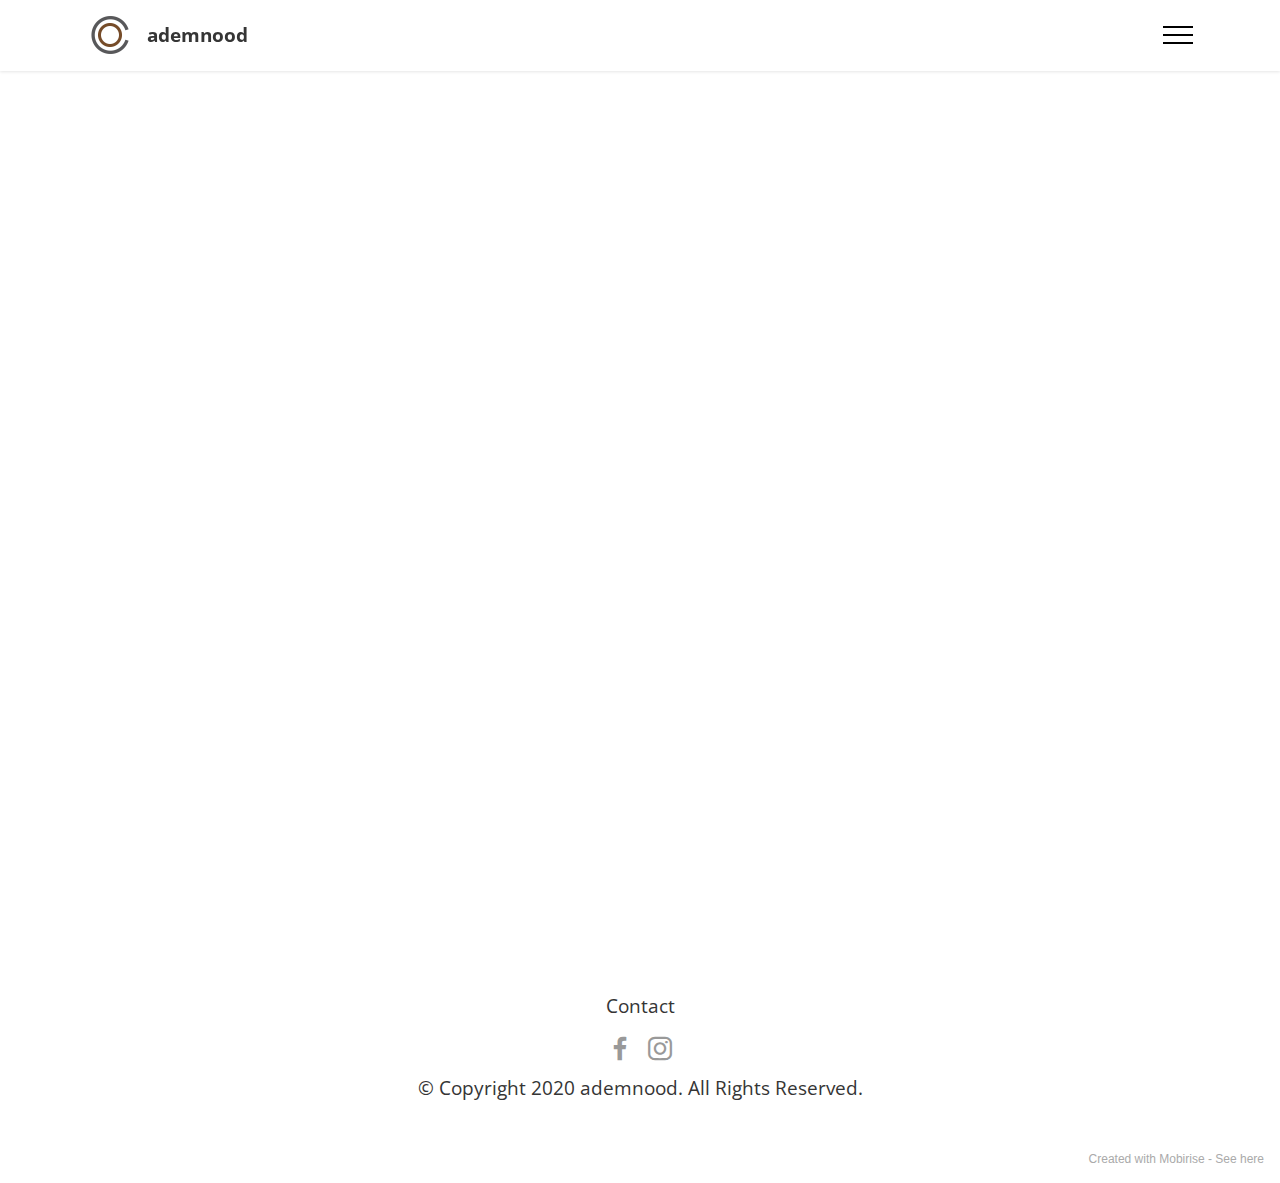
<file: index.html>
<!DOCTYPE html>
<html  >
<head>
  <!-- Site made with Mobirise Website Builder v5.2.0, https://mobirise.com -->
  <meta charset="UTF-8">
  <meta http-equiv="X-UA-Compatible" content="IE=edge">
  <meta name="generator" content="Mobirise v5.2.0, mobirise.com">
  <meta name="viewport" content="width=device-width, initial-scale=1, minimum-scale=1">
  <link rel="shortcut icon" href="assets/images/logo-b11artboard-52x-96x96.png" type="image/x-icon">
  <meta name="description" content="">
  
  
  <title>Home</title>
  <link rel="stylesheet" href="assets/web/assets/mobirise-icons2/mobirise2.css">
  <link rel="stylesheet" href="assets/tether/tether.min.css">
  <link rel="stylesheet" href="assets/bootstrap/css/bootstrap.min.css">
  <link rel="stylesheet" href="assets/bootstrap/css/bootstrap-grid.min.css">
  <link rel="stylesheet" href="assets/bootstrap/css/bootstrap-reboot.min.css">
  <link rel="stylesheet" href="assets/dropdown/css/style.css">
  <link rel="stylesheet" href="assets/socicon/css/styles.css">
  <link rel="stylesheet" href="assets/theme/css/style.css">
  <link rel="preload" as="style" href="assets/mobirise/css/mbr-additional.css"><link rel="stylesheet" href="assets/mobirise/css/mbr-additional.css" type="text/css">
  
  
  
  
</head>
<body>
  
  <section class="menu menu2 cid-skQhzaKQlz" once="menu" id="menu2-47">
    
    <nav class="navbar navbar-dropdown navbar-fixed-top collapsed">
        <div class="container">
            <div class="navbar-brand">
                <span class="navbar-logo">
                    <a href="https://mobiri.se">
                        <img src="assets/images/logo-b11artboard-52x-96x96.png" alt="Mobirise" style="height: 3rem;">
                    </a>
                </span>
                <span class="navbar-caption-wrap"><a class="navbar-caption text-primary display-7" href="index.html">ademnood</a></span>
            </div>
            <button class="navbar-toggler" type="button" data-toggle="collapse" data-target="#navbarSupportedContent" aria-controls="navbarNavAltMarkup" aria-expanded="false" aria-label="Toggle navigation">
                <div class="hamburger">
                    <span></span>
                    <span></span>
                    <span></span>
                    <span></span>
                </div>
            </button>
            <div class="collapse navbar-collapse" id="navbarSupportedContent">
                <ul class="navbar-nav nav-dropdown nav-right" data-app-modern-menu="true"><li class="nav-item"><a class="nav-link link text-black text-primary display-4" href="page10.html">proces</a></li>
                    <li class="nav-item"><a class="nav-link link text-black text-primary display-4" href="page9.html">
                            concept</a></li>
                    <li class="nav-item"><a class="nav-link link text-black text-primary display-4" href="page1.html">result</a>
                    </li><li class="nav-item"><a class="nav-link link text-black text-primary display-4" href="page4.html">team</a></li><li class="nav-item"><a class="nav-link link text-black text-primary display-4" href="page2.html">location</a></li><li class="nav-item"><a class="nav-link link text-black text-primary display-4" href="page12.html">contact</a></li></ul>
                <div class="icons-menu">
                    <a class="iconfont-wrapper" href="https://www.facebook.com/Constante-Confrontatie-103755984905448/?tn-str=k*F" target="_blank">
                        <span class="p-2 mbr-iconfont socicon-facebook socicon"></span>
                    </a>
                    <a class="iconfont-wrapper" href="https://www.instagram.com/ademnood.art/" target="_blank">
                        <span class="p-2 mbr-iconfont socicon-instagram socicon" style="color: rgb(187, 187, 187); fill: rgb(187, 187, 187);"></span>
                    </a>
                    
                    
                </div>
                
            </div>
        </div>
    </nav>
</section>

<section class="header17 cid-siSahpK8Ax mbr-fullscreen" data-bg-video="https://youtu.be/Q9LgPfs1k9U" id="header17-35">

    

    <div class="mbr-overlay" style="opacity: 0.1; background-color: rgb(255, 255, 255);">
    </div>

    <div class="align-center container">
        <div class="row justify-content-md-center">
            <div class="col-md-10">
                
                
                
                
            </div>
        </div>
    </div>
    
</section>

<section class="footer3 cid-shlRQKzW8U" once="footers" id="footer3-n">

    

    

    <div class="container">
        <div class="media-container-row align-center mbr-white">
            <div class="row row-links">
                <ul class="foot-menu">
                    
                    
                    
                    
                    
                <li class="foot-menu-item mbr-fonts-style display-7"><a href="page2.html" class="text-primary">Contact</a></li></ul>
            </div>
            <div class="row social-row">
                <div class="social-list align-right pb-2">
                    
                    
                    
                    
                    
                    
                <div class="soc-item">
                        <a href="https://www.facebook.com/Constante-Confrontatie-103755984905448/?tn-str=k*F" target="_blank">
                            <span class="mbr-iconfont mbr-iconfont-social socicon-facebook socicon" style="color: rgb(53, 53, 53); fill: rgb(53, 53, 53);"></span>
                        </a>
                    </div><div class="soc-item">
                        <a href="https://www.instagram.com/ademnood.art/" target="_blank">
                            <span class="mbr-iconfont mbr-iconfont-social socicon-instagram socicon" style="color: rgb(53, 53, 53); fill: rgb(53, 53, 53);"></span>
                        </a>
                    </div></div>
            </div>
            <div class="row row-copirayt">
                <p class="mbr-text mb-0 mbr-fonts-style mbr-white align-center display-7">
                    © Copyright 2020 ademnood. All Rights Reserved.
                </p>
            </div>
        </div>
    </div>
</section><section style="background-color: #fff; font-family: -apple-system, BlinkMacSystemFont, 'Segoe UI', 'Roboto', 'Helvetica Neue', Arial, sans-serif; color:#aaa; font-size:12px; padding: 0; align-items: center; display: flex;"><a href="https://mobirise.site/u" style="flex: 1 1; height: 3rem; padding-left: 1rem;"></a><p style="flex: 0 0 auto; margin:0; padding-right:1rem;">Created with Mobirise - <a href="https://mobirise.site/l" style="color:#aaa;">See here</a></p></section><script src="assets/web/assets/jquery/jquery.min.js"></script>  <script src="assets/popper/popper.min.js"></script>  <script src="assets/tether/tether.min.js"></script>  <script src="assets/bootstrap/js/bootstrap.min.js"></script>  <script src="assets/smoothscroll/smooth-scroll.js"></script>  <script src="assets/playervimeo/vimeo_player.js"></script>  <script src="assets/ytplayer/jquery.mb.ytplayer.min.js"></script>  <script src="assets/vimeoplayer/jquery.mb.vimeo_player.js"></script>  <script src="assets/dropdown/js/nav-dropdown.js"></script>  <script src="assets/dropdown/js/navbar-dropdown.js"></script>  <script src="assets/touchswipe/jquery.touch-swipe.min.js"></script>  <script src="assets/theme/js/script.js"></script>  
  
  
</body>
</html>
</file>
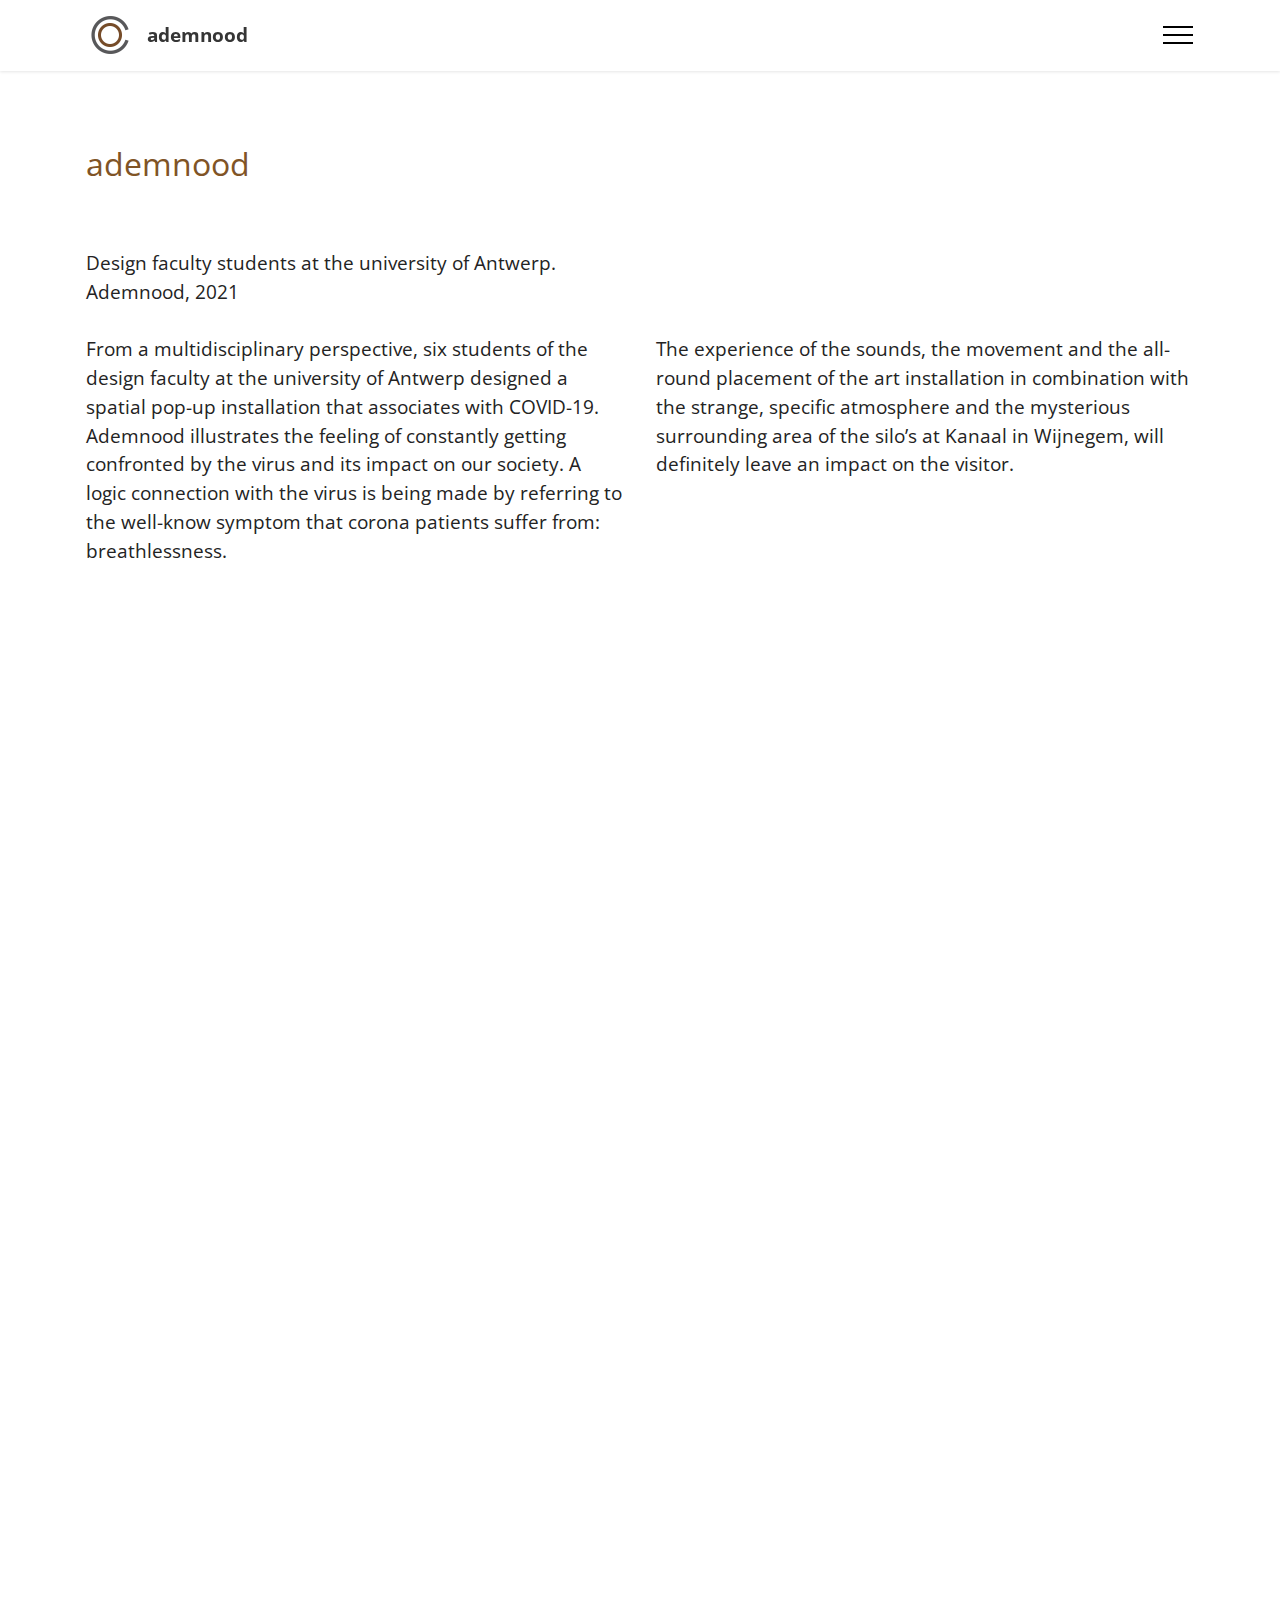
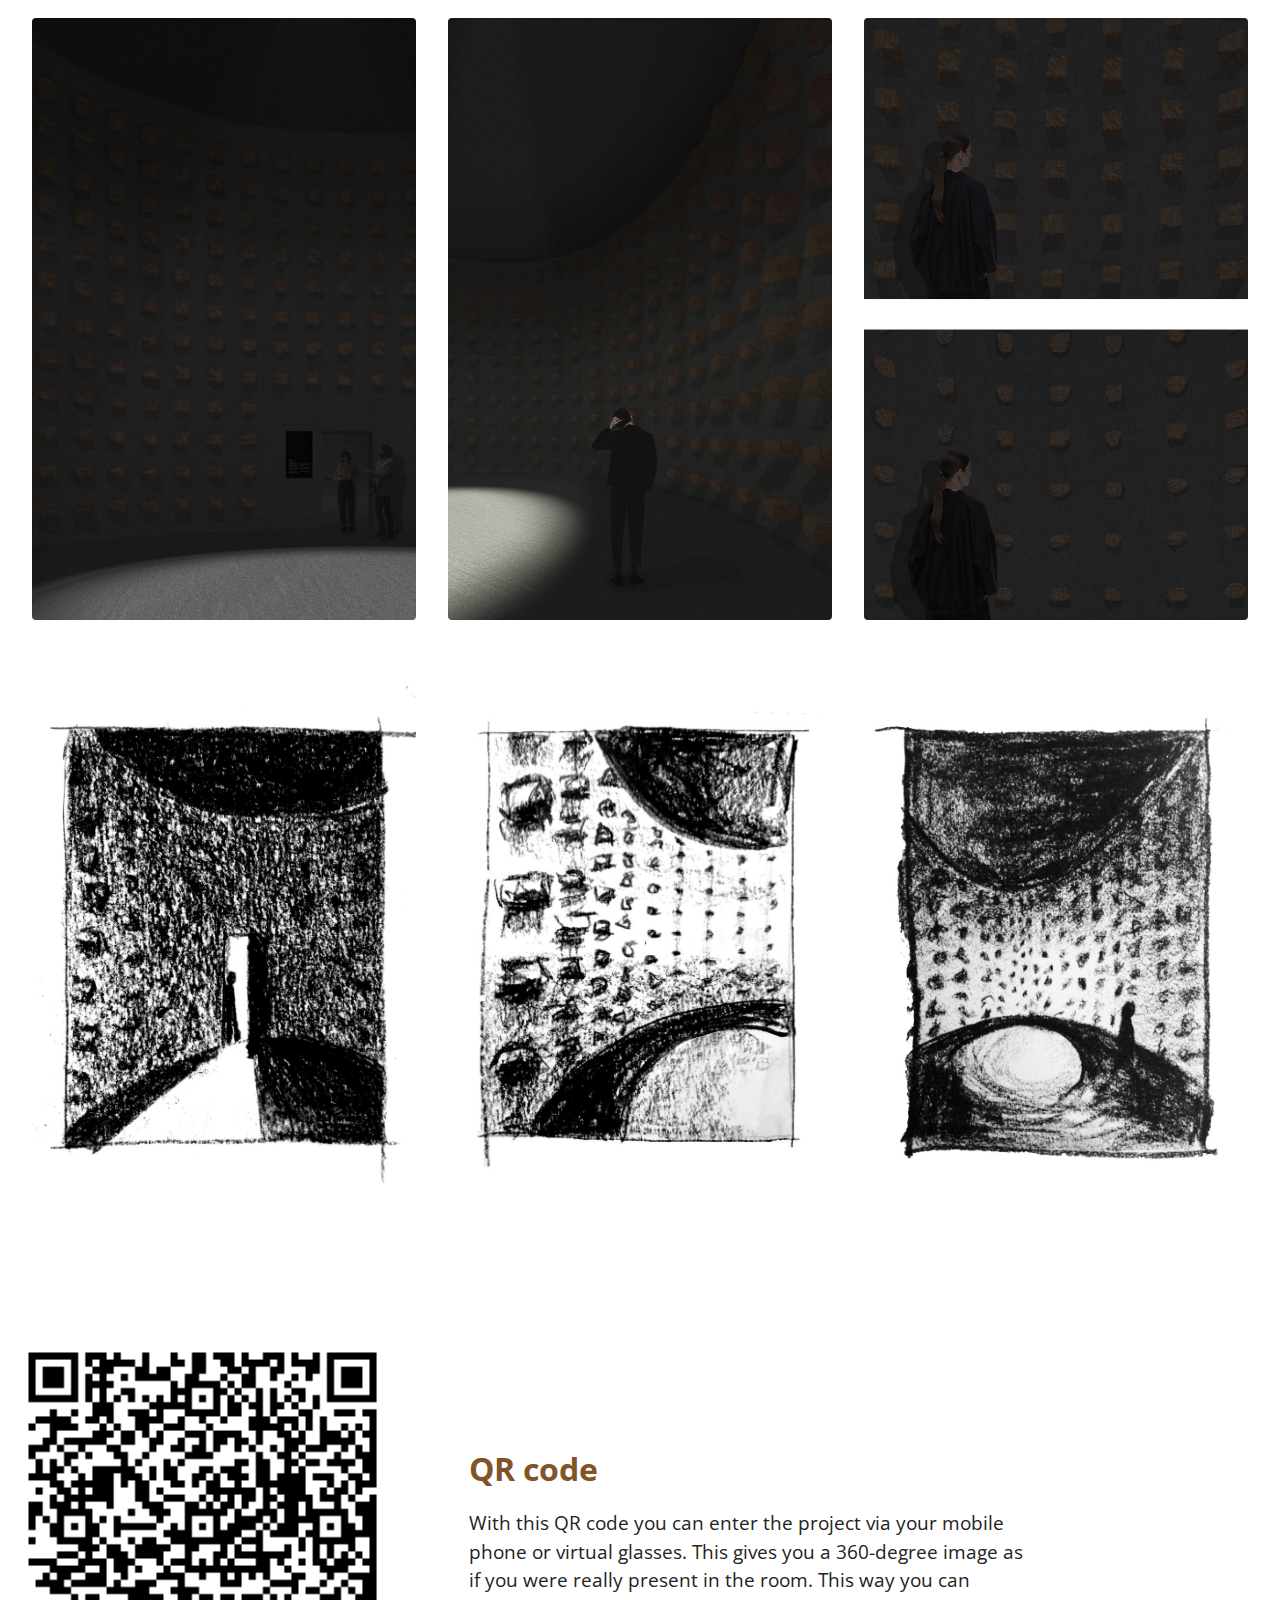
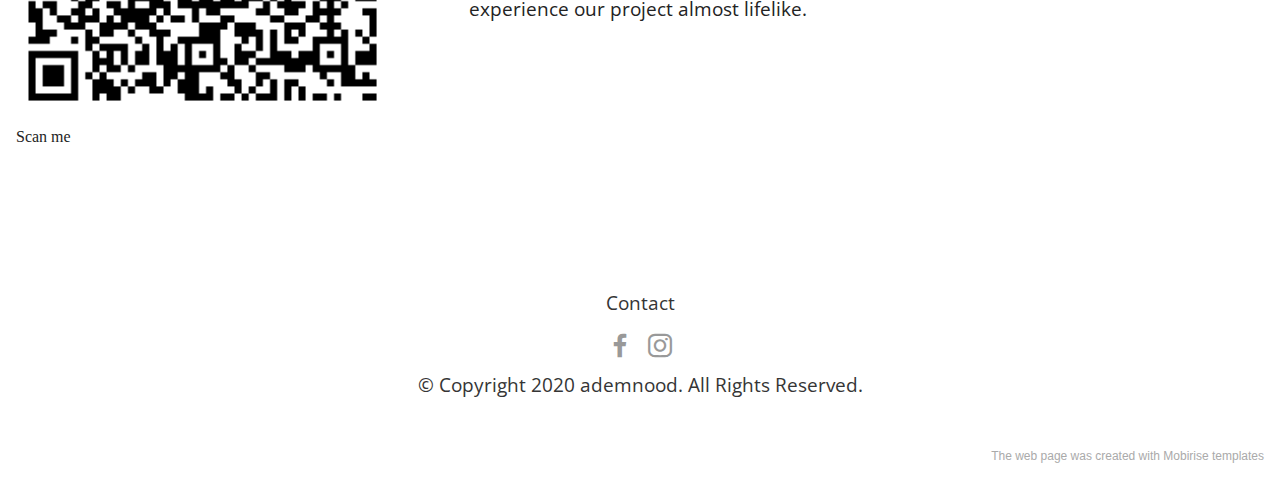
<file: page1.html>
<!DOCTYPE html>
<html  >
<head>
  <!-- Site made with Mobirise Website Builder v5.2.0, https://mobirise.com -->
  <meta charset="UTF-8">
  <meta http-equiv="X-UA-Compatible" content="IE=edge">
  <meta name="generator" content="Mobirise v5.2.0, mobirise.com">
  <meta name="viewport" content="width=device-width, initial-scale=1, minimum-scale=1">
  <link rel="shortcut icon" href="assets/images/logo-b11artboard-52x-96x96.png" type="image/x-icon">
  <meta name="description" content="">
  
  
  <title>Result</title>
  <link rel="stylesheet" href="assets/tether/tether.min.css">
  <link rel="stylesheet" href="assets/bootstrap/css/bootstrap.min.css">
  <link rel="stylesheet" href="assets/bootstrap/css/bootstrap-grid.min.css">
  <link rel="stylesheet" href="assets/bootstrap/css/bootstrap-reboot.min.css">
  <link rel="stylesheet" href="assets/dropdown/css/style.css">
  <link rel="stylesheet" href="assets/socicon/css/styles.css">
  <link rel="stylesheet" href="assets/theme/css/style.css">
  <link rel="preload" as="style" href="assets/mobirise/css/mbr-additional.css"><link rel="stylesheet" href="assets/mobirise/css/mbr-additional.css" type="text/css">
  
  
  
  
</head>
<body>
  
  <section class="menu menu2 cid-skQhzaKQlz" once="menu" id="menu2-47">
    
    <nav class="navbar navbar-dropdown navbar-fixed-top collapsed">
        <div class="container">
            <div class="navbar-brand">
                <span class="navbar-logo">
                    <a href="https://mobiri.se">
                        <img src="assets/images/logo-b11artboard-52x-96x96.png" alt="Mobirise" style="height: 3rem;">
                    </a>
                </span>
                <span class="navbar-caption-wrap"><a class="navbar-caption text-primary display-7" href="index.html">ademnood</a></span>
            </div>
            <button class="navbar-toggler" type="button" data-toggle="collapse" data-target="#navbarSupportedContent" aria-controls="navbarNavAltMarkup" aria-expanded="false" aria-label="Toggle navigation">
                <div class="hamburger">
                    <span></span>
                    <span></span>
                    <span></span>
                    <span></span>
                </div>
            </button>
            <div class="collapse navbar-collapse" id="navbarSupportedContent">
                <ul class="navbar-nav nav-dropdown nav-right" data-app-modern-menu="true"><li class="nav-item"><a class="nav-link link text-black text-primary display-4" href="page10.html">proces</a></li>
                    <li class="nav-item"><a class="nav-link link text-black text-primary display-4" href="page9.html">
                            concept</a></li>
                    <li class="nav-item"><a class="nav-link link text-black text-primary display-4" href="page1.html">result</a>
                    </li><li class="nav-item"><a class="nav-link link text-black text-primary display-4" href="page4.html">team</a></li><li class="nav-item"><a class="nav-link link text-black text-primary display-4" href="page2.html">location</a></li><li class="nav-item"><a class="nav-link link text-black text-primary display-4" href="page12.html">contact</a></li></ul>
                <div class="icons-menu">
                    <a class="iconfont-wrapper" href="https://www.facebook.com/Constante-Confrontatie-103755984905448/?tn-str=k*F" target="_blank">
                        <span class="p-2 mbr-iconfont socicon-facebook socicon"></span>
                    </a>
                    <a class="iconfont-wrapper" href="https://www.instagram.com/ademnood.art/" target="_blank">
                        <span class="p-2 mbr-iconfont socicon-instagram socicon" style="color: rgb(187, 187, 187); fill: rgb(187, 187, 187);"></span>
                    </a>
                    
                    
                </div>
                
            </div>
        </div>
    </nav>
</section>

<section class="content10 cid-skQMguADBq" id="content10-4j">
    
    <div class="container">
        <div class="row justify-content-center">
            <div class="col-12 col-md">
                
                <h6 class="mbr-section-subtitle mbr-fonts-style mb-4 display-5">
                    ademnood</h6>
            </div>
            <div class="col-md-12 col-lg-6">
                <p class="mbr-text mbr-fonts-style display-7"></p>
            </div>
        </div>
    </div>
</section>

<section class="content10 cid-skQLNR1GA2" id="content10-4i">
    
    <div class="container">
        <div class="row justify-content-center">
            <div class="col-12 col-md">
                
                <h6 class="mbr-section-subtitle mbr-fonts-style mb-4 display-7"><br><div>Design faculty students at the university of Antwerp. 
</div><div>Ademnood, 2021</div><br><div>
</div><div>
</div><div>From a multidisciplinary perspective, six students of the design faculty at the university of Antwerp designed a spatial pop-up installation that associates with COVID-19. Ademnood illustrates the feeling of constantly getting confronted by the virus and its impact on our society. A logic connection with the virus is being made by referring to the well-know symptom that corona patients suffer from: breathlessness.&nbsp;</div></h6>
            </div>
            <div class="col-md-12 col-lg-6">
                <p class="mbr-text mbr-fonts-style display-7"><br><br><br><br>The experience of the sounds, the movement and the all-round placement of the art installation in combination with the strange, specific atmosphere and the mysterious surrounding area of the silo’s at Kanaal in Wijnegem, will definitely leave an impact on the visitor.&nbsp;</p>
            </div>
        </div>
    </div>
</section>

<section class="video2 cid-sl42aKr2Cz" id="video2-4m">
    
    
    <div class="container-fluid">
        
        <div class="row justify-content-center mt-4">
            <div class="col-12 col-md-12 video-block">
                <div class="video-wrapper"><iframe class="mbr-embedded-video" src="https://www.youtube.com/embed/BKTJXwgNgcM?rel=0&amp;amp;showinfo=0&amp;autoplay=0&amp;loop=1&amp;playlist=BKTJXwgNgcM" width="1280" height="720" frameborder="0" allowfullscreen></iframe></div>
                
            </div>
        </div>
    </div>
</section>

<section class="gallery1 cid-sl4cu1ZzNw" id="gallery1-4o">
    
    
    <div class="container-fluid">
        
        <div class="row mt-4">
            <div class="item features-image сol-12 col-md-6 col-lg-4">
                <div class="item-wrapper">
                    <div class="item-img">
                        <img src="assets/images/render-goed2-714x1099.jpg" alt="">
                    </div>
                    
                    
                </div>
            </div>
            <div class="item features-image сol-12 col-md-6 col-lg-4">
                <div class="item-wrapper">
                    <div class="item-img">
                        <img src="assets/images/render-goed-3-714x1120.jpg" alt="">
                    </div>
                    
                    
                </div>
            </div>
            <div class="item features-image сol-12 col-md-6 col-lg-4">
                <div class="item-wrapper">
                    <div class="item-img">
                        <img src="assets/images/renders-goed-bovenelkaar-714x1119.jpg" alt="">
                    </div>
                    
                    
                </div>
            </div>
            
        </div>
    </div>
</section>

<section class="gallery1 cid-sl44UAkdWC" id="gallery1-4n">
    
    
    <div class="container-fluid">
        
        <div class="row mt-4">
            <div class="item features-image сol-12 col-md-6 col-lg-4">
                <div class="item-wrapper">
                    <div class="item-img">
                        <img src="assets/images/resultaat-1.1-874x1121.jpg" alt="">
                    </div>
                    
                    
                </div>
            </div>
            <div class="item features-image сol-12 col-md-6 col-lg-4">
                <div class="item-wrapper">
                    <div class="item-img">
                        <img src="assets/images/resultaat2.5-874x1061.jpg" alt="">
                    </div>
                    
                    
                </div>
            </div>
            <div class="item features-image сol-12 col-md-6 col-lg-4">
                <div class="item-wrapper">
                    <div class="item-img">
                        <img src="assets/images/resultaat-3.1-874x1165.jpg" alt="">
                    </div>
                    
                    
                </div>
            </div>
            
        </div>
    </div>
</section>

<section class="image1 cid-sjkrEZeB5F" id="image1-3z">
    

    

    <div>
        <div class="row align-items-center">
            <div class="col-12 col-lg-4">
                <div class="image-wrapper">
                    <img src="assets/images/qrcode-1-228x228.png" alt="Mobirise">
                    <p>&nbsp; &nbsp; Scan me<br></p><p></p><p></p><p></p>
                </div>
            </div>
            <div class="col-12 col-lg-6">
                <div class="text-wrapper">
                    <h3 class="mbr-section-title mbr-fonts-style mb-3 display-5"><strong>QR code</strong></h3>
                    <p class="mbr-text mbr-fonts-style display-7">With this QR code you can enter the project via your mobile phone or virtual glasses. This gives you a 360-degree image as if you were really present in the room. This way you can experience our project almost lifelike.</p>
                </div>
            </div>
        </div>
    </div>
</section>

<section class="footer3 cid-shlRQKzW8U" once="footers" id="footer3-n">

    

    

    <div class="container">
        <div class="media-container-row align-center mbr-white">
            <div class="row row-links">
                <ul class="foot-menu">
                    
                    
                    
                    
                    
                <li class="foot-menu-item mbr-fonts-style display-7"><a href="page2.html" class="text-primary">Contact</a></li></ul>
            </div>
            <div class="row social-row">
                <div class="social-list align-right pb-2">
                    
                    
                    
                    
                    
                    
                <div class="soc-item">
                        <a href="https://www.facebook.com/Constante-Confrontatie-103755984905448/?tn-str=k*F" target="_blank">
                            <span class="mbr-iconfont mbr-iconfont-social socicon-facebook socicon" style="color: rgb(53, 53, 53); fill: rgb(53, 53, 53);"></span>
                        </a>
                    </div><div class="soc-item">
                        <a href="https://www.instagram.com/ademnood.art/" target="_blank">
                            <span class="mbr-iconfont mbr-iconfont-social socicon-instagram socicon" style="color: rgb(53, 53, 53); fill: rgb(53, 53, 53);"></span>
                        </a>
                    </div></div>
            </div>
            <div class="row row-copirayt">
                <p class="mbr-text mb-0 mbr-fonts-style mbr-white align-center display-7">
                    © Copyright 2020 ademnood. All Rights Reserved.
                </p>
            </div>
        </div>
    </div>
</section><section style="background-color: #fff; font-family: -apple-system, BlinkMacSystemFont, 'Segoe UI', 'Roboto', 'Helvetica Neue', Arial, sans-serif; color:#aaa; font-size:12px; padding: 0; align-items: center; display: flex;"><a href="https://mobirise.site/j" style="flex: 1 1; height: 3rem; padding-left: 1rem;"></a><p style="flex: 0 0 auto; margin:0; padding-right:1rem;"><a href="https://mobirise.site/r" style="color:#aaa;">The web page</a> was created with Mobirise templates</p></section><script src="assets/web/assets/jquery/jquery.min.js"></script>  <script src="assets/popper/popper.min.js"></script>  <script src="assets/tether/tether.min.js"></script>  <script src="assets/bootstrap/js/bootstrap.min.js"></script>  <script src="assets/smoothscroll/smooth-scroll.js"></script>  <script src="assets/playervimeo/vimeo_player.js"></script>  <script src="assets/dropdown/js/nav-dropdown.js"></script>  <script src="assets/dropdown/js/navbar-dropdown.js"></script>  <script src="assets/touchswipe/jquery.touch-swipe.min.js"></script>  <script src="assets/theme/js/script.js"></script>  
  
  
</body>
</html>
</file>
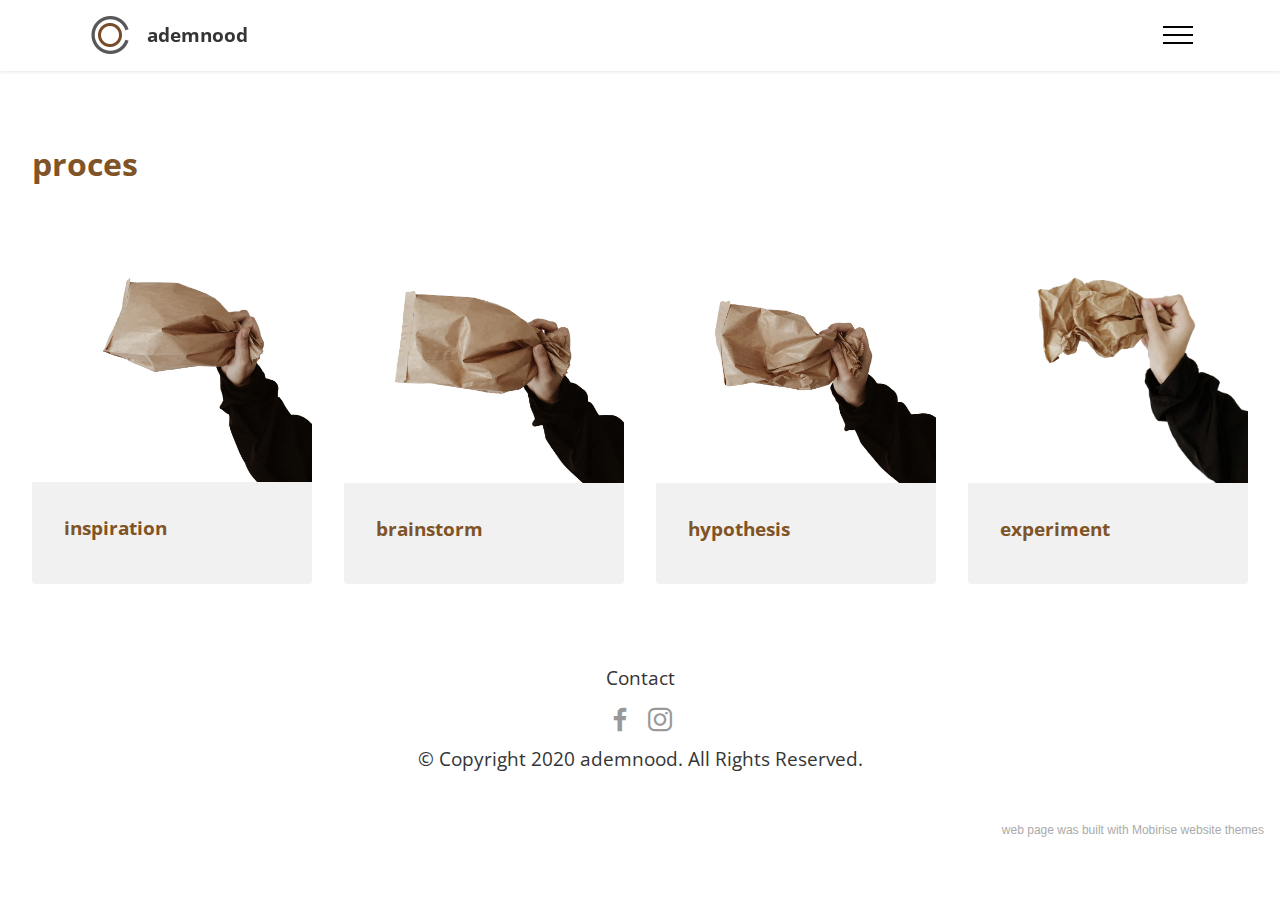
<file: page10.html>
<!DOCTYPE html>
<html  >
<head>
  <!-- Site made with Mobirise Website Builder v5.2.0, https://mobirise.com -->
  <meta charset="UTF-8">
  <meta http-equiv="X-UA-Compatible" content="IE=edge">
  <meta name="generator" content="Mobirise v5.2.0, mobirise.com">
  <meta name="viewport" content="width=device-width, initial-scale=1, minimum-scale=1">
  <link rel="shortcut icon" href="assets/images/logo-b11artboard-52x-96x96.png" type="image/x-icon">
  <meta name="description" content="">
  
  
  <title>Proces</title>
  <link rel="stylesheet" href="assets/tether/tether.min.css">
  <link rel="stylesheet" href="assets/bootstrap/css/bootstrap.min.css">
  <link rel="stylesheet" href="assets/bootstrap/css/bootstrap-grid.min.css">
  <link rel="stylesheet" href="assets/bootstrap/css/bootstrap-reboot.min.css">
  <link rel="stylesheet" href="assets/dropdown/css/style.css">
  <link rel="stylesheet" href="assets/socicon/css/styles.css">
  <link rel="stylesheet" href="assets/theme/css/style.css">
  <link rel="preload" as="style" href="assets/mobirise/css/mbr-additional.css"><link rel="stylesheet" href="assets/mobirise/css/mbr-additional.css" type="text/css">
  
  
  
  
</head>
<body>
  
  <section class="menu menu2 cid-skQhzaKQlz" once="menu" id="menu2-47">
    
    <nav class="navbar navbar-dropdown navbar-fixed-top collapsed">
        <div class="container">
            <div class="navbar-brand">
                <span class="navbar-logo">
                    <a href="https://mobiri.se">
                        <img src="assets/images/logo-b11artboard-52x-96x96.png" alt="Mobirise" style="height: 3rem;">
                    </a>
                </span>
                <span class="navbar-caption-wrap"><a class="navbar-caption text-primary display-7" href="index.html">ademnood</a></span>
            </div>
            <button class="navbar-toggler" type="button" data-toggle="collapse" data-target="#navbarSupportedContent" aria-controls="navbarNavAltMarkup" aria-expanded="false" aria-label="Toggle navigation">
                <div class="hamburger">
                    <span></span>
                    <span></span>
                    <span></span>
                    <span></span>
                </div>
            </button>
            <div class="collapse navbar-collapse" id="navbarSupportedContent">
                <ul class="navbar-nav nav-dropdown nav-right" data-app-modern-menu="true"><li class="nav-item"><a class="nav-link link text-black text-primary display-4" href="page10.html">proces</a></li>
                    <li class="nav-item"><a class="nav-link link text-black text-primary display-4" href="page9.html">
                            concept</a></li>
                    <li class="nav-item"><a class="nav-link link text-black text-primary display-4" href="page1.html">result</a>
                    </li><li class="nav-item"><a class="nav-link link text-black text-primary display-4" href="page4.html">team</a></li><li class="nav-item"><a class="nav-link link text-black text-primary display-4" href="page2.html">location</a></li><li class="nav-item"><a class="nav-link link text-black text-primary display-4" href="page12.html">contact</a></li></ul>
                <div class="icons-menu">
                    <a class="iconfont-wrapper" href="https://www.facebook.com/Constante-Confrontatie-103755984905448/?tn-str=k*F" target="_blank">
                        <span class="p-2 mbr-iconfont socicon-facebook socicon"></span>
                    </a>
                    <a class="iconfont-wrapper" href="https://www.instagram.com/ademnood.art/" target="_blank">
                        <span class="p-2 mbr-iconfont socicon-instagram socicon" style="color: rgb(187, 187, 187); fill: rgb(187, 187, 187);"></span>
                    </a>
                    
                    
                </div>
                
            </div>
        </div>
    </nav>
</section>

<section class="features3 cid-siS9IGLVX4" id="features3-32">
    
    
    <div class="container-fluid">
        <div class="mbr-section-head">
            <h4 class="mbr-section-title mbr-fonts-style align-center mb-0 display-5"><strong>proces</strong></h4>
            
        </div>
        <div class="row mt-4">
            <div class="item features-image сol-12 col-md-6 col-lg-3">
                <div class="item-wrapper">
                    <div class="item-img">
                        <a href="page5.html"><img src="assets/images/foto-zakje-5.1-1076x1007.jpg" data-slide-to="0" alt=""></a>
                    </div>
                    <div class="item-content">
                        <h5 class="item-title mbr-fonts-style display-7"><strong>inspiration</strong></h5>
                        
                        
                    </div>
                    
                </div>
            </div><div class="item features-image сol-12 col-md-6 col-lg-3">
                <div class="item-wrapper">
                    <div class="item-img">
                        <a href="page6.html"><img src="assets/images/foto-zakje-6.1-1076x1009.jpg" data-slide-to="1" alt=""></a>
                    </div>
                    <div class="item-content">
                        <h5 class="item-title mbr-fonts-style display-7"><strong>brainstorm</strong></h5>
                        
                        
                    </div>
                    
                </div>
            </div><div class="item features-image сol-12 col-md-6 col-lg-3">
                <div class="item-wrapper">
                    <div class="item-img">
                        <a href="page7.html"><img src="assets/images/foto-zakje-7.1-1076x1009.jpg" data-slide-to="1" alt=""></a>
                    </div>
                    <div class="item-content">
                        <h5 class="item-title mbr-fonts-style display-7"><strong>hypothesis</strong></h5>
                        
                        
                    </div>
                    
                </div>
            </div><div class="item features-image сol-12 col-md-6 col-lg-3">
                <div class="item-wrapper">
                    <div class="item-img">
                        <a href="page11.html"><img src="assets/images/foto-zakje-8.1-3024x2838.jpg" data-slide-to="1" alt=""></a>
                    </div>
                    <div class="item-content">
                        <h5 class="item-title mbr-fonts-style display-7"><strong>experiment</strong></h5>
                        
                        
                    </div>
                    
                </div>
            </div>
            
            
        </div>
    </div>
</section>

<section class="footer3 cid-siS9IHjMqR" once="footers" id="footer3-34">

    

    

    <div class="container">
        <div class="media-container-row align-center mbr-white">
            <div class="row row-links">
                <ul class="foot-menu">
                    
                    
                    
                    
                    
                <li class="foot-menu-item mbr-fonts-style display-7"><a href="page2.html" class="text-primary">Contact</a></li></ul>
            </div>
            <div class="row social-row">
                <div class="social-list align-right pb-2">
                    
                    
                    
                    
                    
                    
                <div class="soc-item">
                        <a href="https://www.facebook.com/Constante-Confrontatie-103755984905448/?tn-str=k*F" target="_blank">
                            <span class="mbr-iconfont mbr-iconfont-social socicon-facebook socicon" style="color: rgb(53, 53, 53); fill: rgb(53, 53, 53);"></span>
                        </a>
                    </div><div class="soc-item">
                        <a href="https://www.instagram.com/ademnood.art/" target="_blank">
                            <span class="mbr-iconfont mbr-iconfont-social socicon-instagram socicon" style="color: rgb(53, 53, 53); fill: rgb(53, 53, 53);"></span>
                        </a>
                    </div></div>
            </div>
            <div class="row row-copirayt">
                <p class="mbr-text mb-0 mbr-fonts-style mbr-white align-center display-7">
                    © Copyright 2020 ademnood. All Rights Reserved.
                </p>
            </div>
        </div>
    </div>
</section><section style="background-color: #fff; font-family: -apple-system, BlinkMacSystemFont, 'Segoe UI', 'Roboto', 'Helvetica Neue', Arial, sans-serif; color:#aaa; font-size:12px; padding: 0; align-items: center; display: flex;"><a href="https://mobirise.site/v" style="flex: 1 1; height: 3rem; padding-left: 1rem;"></a><p style="flex: 0 0 auto; margin:0; padding-right:1rem;"><a href="https://mobirise.site/s" style="color:#aaa;">web page</a> was built with Mobirise website themes</p></section><script src="assets/web/assets/jquery/jquery.min.js"></script>  <script src="assets/popper/popper.min.js"></script>  <script src="assets/tether/tether.min.js"></script>  <script src="assets/bootstrap/js/bootstrap.min.js"></script>  <script src="assets/smoothscroll/smooth-scroll.js"></script>  <script src="assets/dropdown/js/nav-dropdown.js"></script>  <script src="assets/dropdown/js/navbar-dropdown.js"></script>  <script src="assets/touchswipe/jquery.touch-swipe.min.js"></script>  <script src="assets/theme/js/script.js"></script>  
  
  
</body>
</html>
</file>
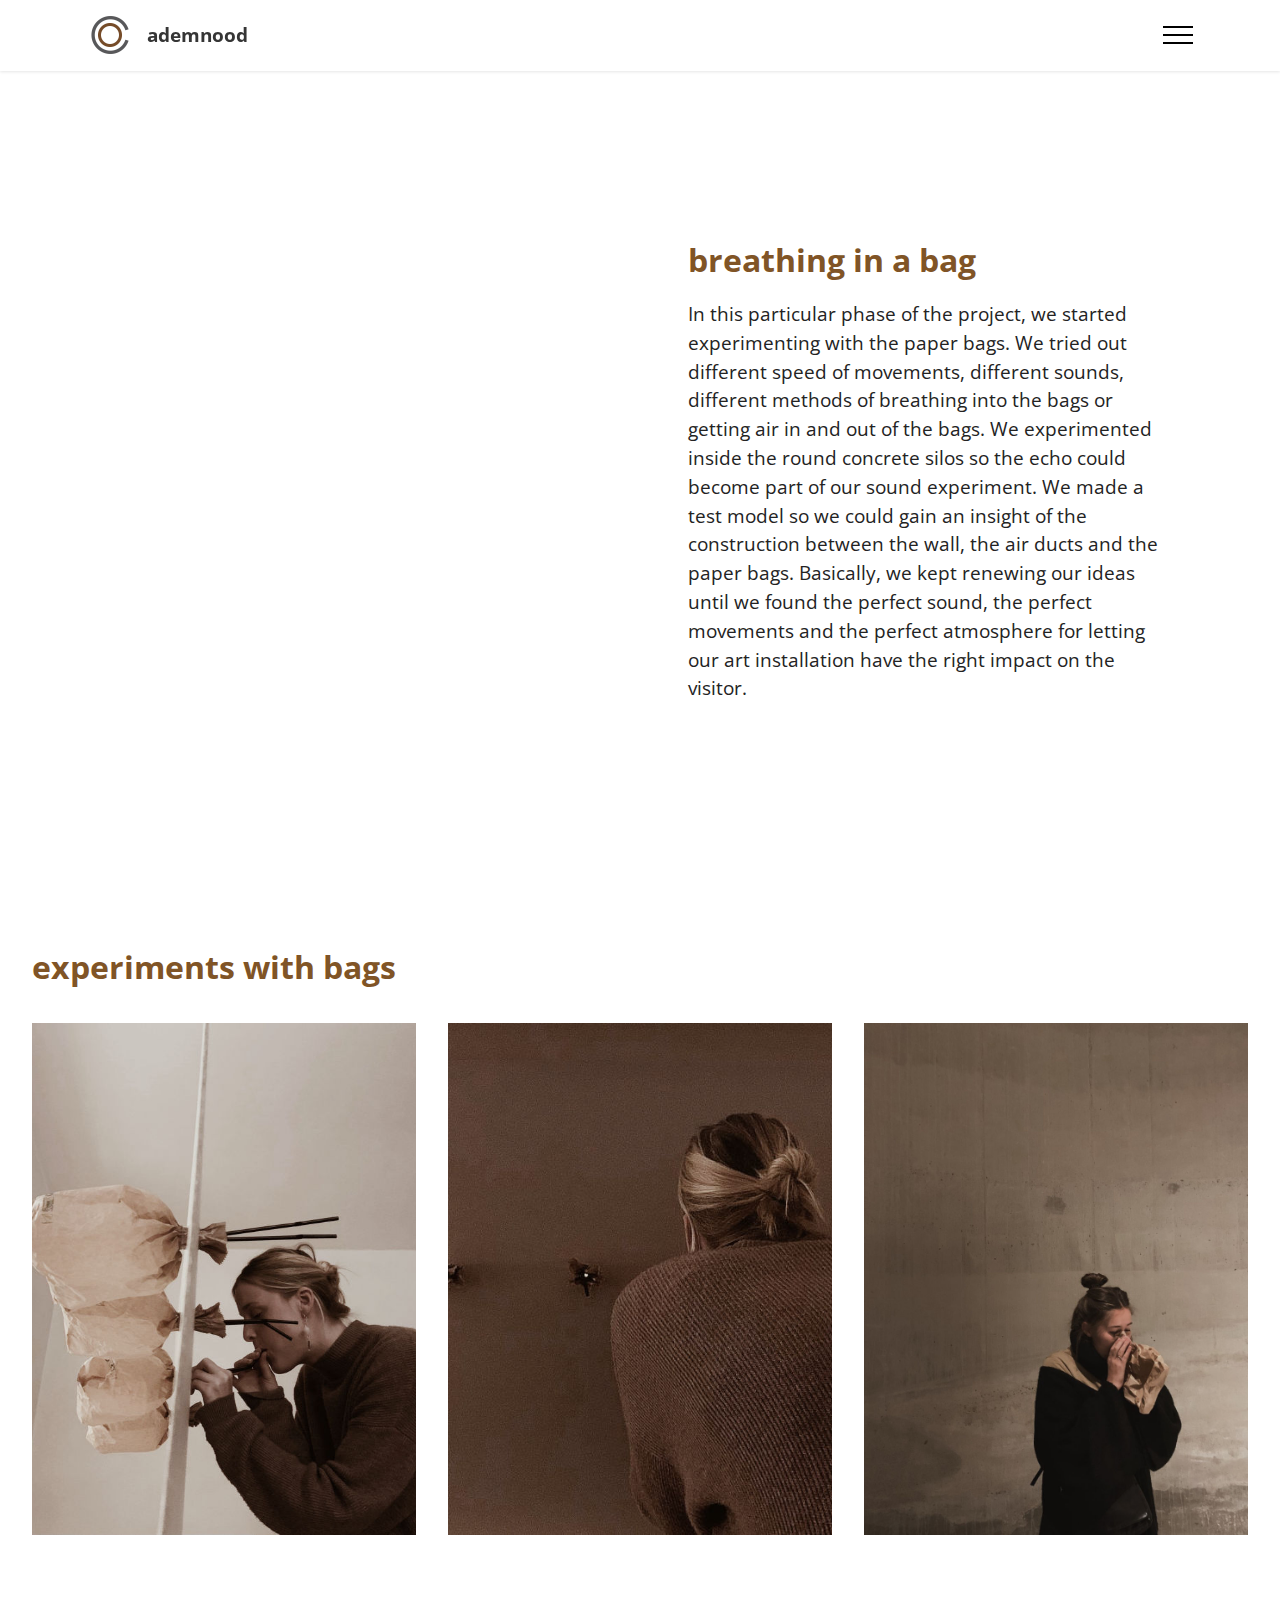
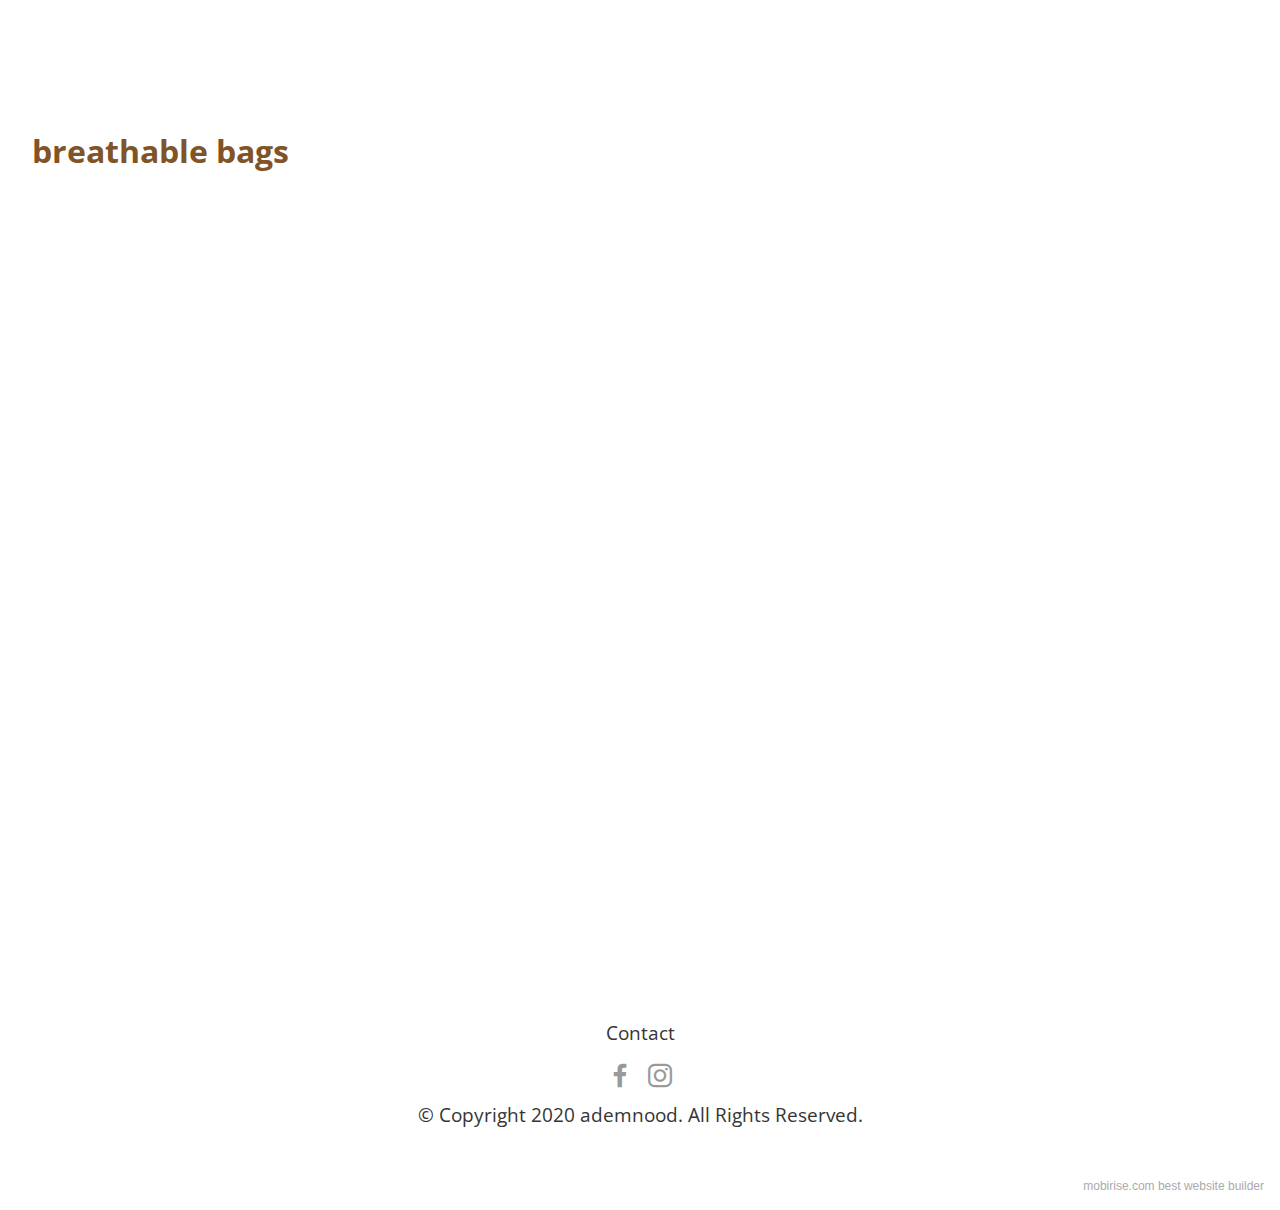
<file: page11.html>
<!DOCTYPE html>
<html  >
<head>
  <!-- Site made with Mobirise Website Builder v5.2.0, https://mobirise.com -->
  <meta charset="UTF-8">
  <meta http-equiv="X-UA-Compatible" content="IE=edge">
  <meta name="generator" content="Mobirise v5.2.0, mobirise.com">
  <meta name="viewport" content="width=device-width, initial-scale=1, minimum-scale=1">
  <link rel="shortcut icon" href="assets/images/logo-b11artboard-52x-96x96.png" type="image/x-icon">
  <meta name="description" content="">
  
  
  <title>Experiment</title>
  <link rel="stylesheet" href="assets/web/assets/mobirise-icons2/mobirise2.css">
  <link rel="stylesheet" href="assets/tether/tether.min.css">
  <link rel="stylesheet" href="assets/bootstrap/css/bootstrap.min.css">
  <link rel="stylesheet" href="assets/bootstrap/css/bootstrap-grid.min.css">
  <link rel="stylesheet" href="assets/bootstrap/css/bootstrap-reboot.min.css">
  <link rel="stylesheet" href="assets/dropdown/css/style.css">
  <link rel="stylesheet" href="assets/socicon/css/styles.css">
  <link rel="stylesheet" href="assets/theme/css/style.css">
  <link rel="preload" as="style" href="assets/mobirise/css/mbr-additional.css"><link rel="stylesheet" href="assets/mobirise/css/mbr-additional.css" type="text/css">
  
  
  
  
</head>
<body>
  
  <section class="menu menu2 cid-skQhzaKQlz" once="menu" id="menu2-47">
    
    <nav class="navbar navbar-dropdown navbar-fixed-top collapsed">
        <div class="container">
            <div class="navbar-brand">
                <span class="navbar-logo">
                    <a href="https://mobiri.se">
                        <img src="assets/images/logo-b11artboard-52x-96x96.png" alt="Mobirise" style="height: 3rem;">
                    </a>
                </span>
                <span class="navbar-caption-wrap"><a class="navbar-caption text-primary display-7" href="index.html">ademnood</a></span>
            </div>
            <button class="navbar-toggler" type="button" data-toggle="collapse" data-target="#navbarSupportedContent" aria-controls="navbarNavAltMarkup" aria-expanded="false" aria-label="Toggle navigation">
                <div class="hamburger">
                    <span></span>
                    <span></span>
                    <span></span>
                    <span></span>
                </div>
            </button>
            <div class="collapse navbar-collapse" id="navbarSupportedContent">
                <ul class="navbar-nav nav-dropdown nav-right" data-app-modern-menu="true"><li class="nav-item"><a class="nav-link link text-black text-primary display-4" href="page10.html">proces</a></li>
                    <li class="nav-item"><a class="nav-link link text-black text-primary display-4" href="page9.html">
                            concept</a></li>
                    <li class="nav-item"><a class="nav-link link text-black text-primary display-4" href="page1.html">result</a>
                    </li><li class="nav-item"><a class="nav-link link text-black text-primary display-4" href="page4.html">team</a></li><li class="nav-item"><a class="nav-link link text-black text-primary display-4" href="page2.html">location</a></li><li class="nav-item"><a class="nav-link link text-black text-primary display-4" href="page12.html">contact</a></li></ul>
                <div class="icons-menu">
                    <a class="iconfont-wrapper" href="https://www.facebook.com/Constante-Confrontatie-103755984905448/?tn-str=k*F" target="_blank">
                        <span class="p-2 mbr-iconfont socicon-facebook socicon"></span>
                    </a>
                    <a class="iconfont-wrapper" href="https://www.instagram.com/ademnood.art/" target="_blank">
                        <span class="p-2 mbr-iconfont socicon-instagram socicon" style="color: rgb(187, 187, 187); fill: rgb(187, 187, 187);"></span>
                    </a>
                    
                    
                </div>
                
            </div>
        </div>
    </nav>
</section>

<section class="video4 cid-sj8tFP8rTl" id="video4-3k">
    
    
    <div class="container">
        <div class="title-wrapper mb-5">
            
        </div>
        <div class="row align-items-center">
            <div class="col-12 col-lg-6 video-block">
                <div class="video-wrapper"><iframe class="mbr-embedded-video" src="https://www.youtube.com/embed/LGs6GHBlB-k?rel=0&amp;amp;showinfo=0&amp;autoplay=0&amp;loop=1&amp;playlist=LGs6GHBlB-k" width="1280" height="720" frameborder="0" allowfullscreen></iframe></div>
                
            </div>
            <div class="col-12 col-lg">
                <div class="text-wrapper">
                    <h5 class="mbr-section-subtitle mbr-fonts-style mb-3 display-5"><strong>breathing in a bag</strong></h5>
                    <p class="mbr-text mbr-fonts-style display-7">In this particular phase of the project, we started experimenting with the paper bags. We tried out different speed of movements, different sounds, different methods of breathing into the bags or getting air in and out of the bags. We experimented inside the round concrete silos so the echo could become part of our sound experiment. We made a test model so we could gain an insight of the construction between the wall, the air ducts and the paper bags. Basically, we kept renewing our ideas until we found the perfect sound, the perfect movements and the perfect atmosphere for letting our art installation have the right impact on the visitor.</p>
                </div>
            </div>
        </div>
    </div>
</section>

<section class="gallery6 mbr-gallery cid-skQCLlVuwB" id="gallery6-49">
    

    

    <div class="container-fluid">
        <div class="mbr-section-head">
            <h3 class="mbr-section-title mbr-fonts-style align-center m-0 display-5"><strong>experiments with bags</strong></h3>
            
        </div>
        <div class="row mbr-gallery mt-4">
            <div class="col-12 col-md-6 col-lg-4 item gallery-image">
                <div class="item-wrapper" data-toggle="modal" data-target="#sl7KCerHfy-modal">
                    <img class="w-100" src="assets/images/experiment-foto-1-688x738.jpg" alt="" data-slide-to="0" data-target="#lb-sl7KCerHfy">
                    <div class="icon-wrapper">
                        <span class="mobi-mbri mobi-mbri-search mbr-iconfont mbr-iconfont-btn"></span>
                    </div>
                </div>
                
            </div>
            <div class="col-12 col-md-6 col-lg-4 item gallery-image">
                <div class="item-wrapper" data-toggle="modal" data-target="#sl7KCerHfy-modal">
                    <img class="w-100" src="assets/images/experiment-foto-2-917x594.jpg" alt="" data-slide-to="1" data-target="#lb-sl7KCerHfy">
                    <div class="icon-wrapper">
                        <span class="mobi-mbri mobi-mbri-search mbr-iconfont mbr-iconfont-btn"></span>
                    </div>
                </div>
                
            </div>
            <div class="col-12 col-md-6 col-lg-4 item gallery-image">
                <div class="item-wrapper" data-toggle="modal" data-target="#sl7KCerHfy-modal">
                    <img class="w-100" src="assets/images/experiment-foto-3-917x1223.jpg" alt="" data-slide-to="2" data-target="#lb-sl7KCerHfy">
                    <div class="icon-wrapper">
                        <span class="mobi-mbri mobi-mbri-search mbr-iconfont mbr-iconfont-btn"></span>
                    </div>
                </div>
                
            </div>
            
        </div>

        <div class="modal mbr-slider" tabindex="-1" role="dialog" aria-hidden="true" id="sl7KCerHfy-modal">
            <div class="modal-dialog" role="document">
                <div class="modal-content">
                    <div class="modal-body">
                        <div class="carousel slide" id="lb-sl7KCerHfy" data-interval="5000">
                            <div class="carousel-inner">
                                <div class="carousel-item active">
                                    <img class="d-block w-100" src="assets/images/experiment-foto-1-688x738.jpg" alt="">
                                </div>
                                <div class="carousel-item">
                                    <img class="d-block w-100" src="assets/images/experiment-foto-2-917x594.jpg" alt="">
                                </div>
                                <div class="carousel-item">
                                    <img class="d-block w-100" src="assets/images/experiment-foto-3-917x1223.jpg" alt="">
                                </div>
                                
                            </div>
                            <ol class="carousel-indicators">
                                <li data-slide-to="0" class="active" data-target="#lb-sl7KCerHfy"></li>
                                <li data-slide-to="1" data-target="#lb-sl7KCerHfy"></li>
                                <li data-slide-to="2" data-target="#lb-sl7KCerHfy"></li>
                                
                            </ol>
                            <a role="button" href="" class="close" data-dismiss="modal" aria-label="Close">
                            </a>
                            <a class="carousel-control-prev carousel-control" role="button" data-slide="prev" href="#lb-sl7KCerHfy">
                                <span class="mobi-mbri mobi-mbri-arrow-prev" aria-hidden="true"></span>
                                <span class="sr-only">Previous</span>
                            </a>
                            <a class="carousel-control-next carousel-control" role="button" data-slide="next" href="#lb-sl7KCerHfy">
                                <span class="mobi-mbri mobi-mbri-arrow-next" aria-hidden="true"></span>
                                <span class="sr-only">Next</span>
                            </a>
                        </div>
                    </div>
                </div>
            </div>
        </div>
    </div>
</section>

<section class="video2 cid-skQIGABPEu" id="video2-4c">
    
    
    <div class="container-fluid">
        <div class="mbr-section-head">
            <h4 class="mbr-section-title mbr-fonts-style mb-0 display-5"><strong>breathable bags</strong></h4>
            
        </div>
        <div class="row justify-content-center mt-4">
            <div class="col-12 col-md-12 video-block">
                <div class="video-wrapper"><iframe class="mbr-embedded-video" src="https://www.youtube.com/embed/Q9LgPfs1k9U?rel=0&amp;amp;showinfo=0&amp;autoplay=0&amp;loop=1&amp;playlist=Q9LgPfs1k9U" width="1280" height="720" frameborder="0" allowfullscreen></iframe></div>
                
            </div>
        </div>
    </div>
</section>

<section class="footer3 cid-siS9IHjMqR" once="footers" id="footer3-37">

    

    

    <div class="container">
        <div class="media-container-row align-center mbr-white">
            <div class="row row-links">
                <ul class="foot-menu">
                    
                    
                    
                    
                    
                <li class="foot-menu-item mbr-fonts-style display-7"><a href="page2.html" class="text-primary">Contact</a></li></ul>
            </div>
            <div class="row social-row">
                <div class="social-list align-right pb-2">
                    
                    
                    
                    
                    
                    
                <div class="soc-item">
                        <a href="https://www.facebook.com/Constante-Confrontatie-103755984905448/?tn-str=k*F" target="_blank">
                            <span class="mbr-iconfont mbr-iconfont-social socicon-facebook socicon" style="color: rgb(53, 53, 53); fill: rgb(53, 53, 53);"></span>
                        </a>
                    </div><div class="soc-item">
                        <a href="https://www.instagram.com/ademnood.art/" target="_blank">
                            <span class="mbr-iconfont mbr-iconfont-social socicon-instagram socicon" style="color: rgb(53, 53, 53); fill: rgb(53, 53, 53);"></span>
                        </a>
                    </div></div>
            </div>
            <div class="row row-copirayt">
                <p class="mbr-text mb-0 mbr-fonts-style mbr-white align-center display-7">
                    © Copyright 2020 ademnood. All Rights Reserved.
                </p>
            </div>
        </div>
    </div>
</section><section style="background-color: #fff; font-family: -apple-system, BlinkMacSystemFont, 'Segoe UI', 'Roboto', 'Helvetica Neue', Arial, sans-serif; color:#aaa; font-size:12px; padding: 0; align-items: center; display: flex;"><a href="https://mobirise.site/z" style="flex: 1 1; height: 3rem; padding-left: 1rem;"></a><p style="flex: 0 0 auto; margin:0; padding-right:1rem;"><a href="https://mobirise.site" style="color:#aaa;">mobirise.com</a> best website builder</p></section><script src="assets/web/assets/jquery/jquery.min.js"></script>  <script src="assets/popper/popper.min.js"></script>  <script src="assets/tether/tether.min.js"></script>  <script src="assets/bootstrap/js/bootstrap.min.js"></script>  <script src="assets/smoothscroll/smooth-scroll.js"></script>  <script src="assets/playervimeo/vimeo_player.js"></script>  <script src="assets/dropdown/js/nav-dropdown.js"></script>  <script src="assets/dropdown/js/navbar-dropdown.js"></script>  <script src="assets/touchswipe/jquery.touch-swipe.min.js"></script>  <script src="assets/theme/js/script.js"></script>  
  
  
</body>
</html>
</file>
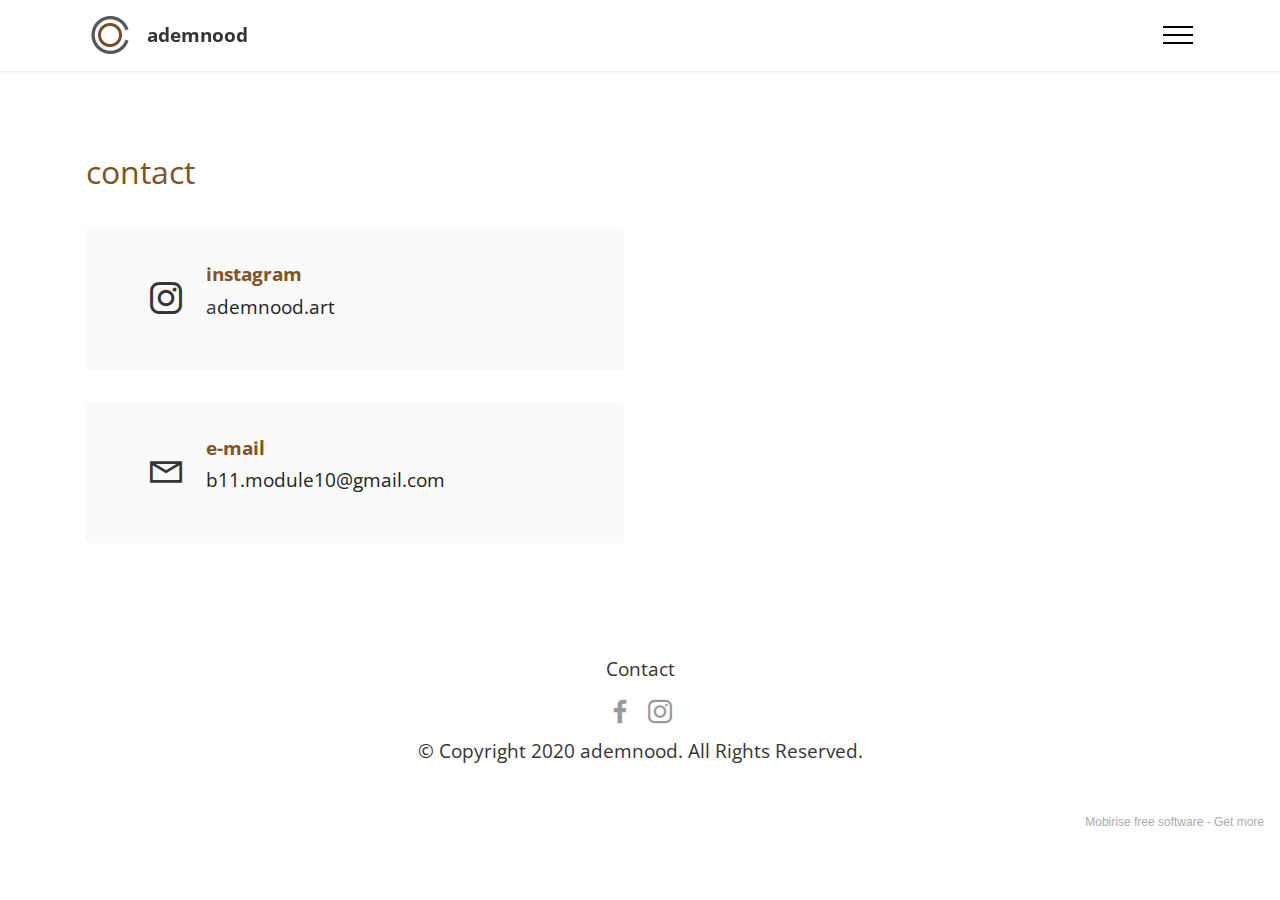
<file: page12.html>
<!DOCTYPE html>
<html  >
<head>
  <!-- Site made with Mobirise Website Builder v5.2.0, https://mobirise.com -->
  <meta charset="UTF-8">
  <meta http-equiv="X-UA-Compatible" content="IE=edge">
  <meta name="generator" content="Mobirise v5.2.0, mobirise.com">
  <meta name="viewport" content="width=device-width, initial-scale=1, minimum-scale=1">
  <link rel="shortcut icon" href="assets/images/logo-b11artboard-52x-96x96.png" type="image/x-icon">
  <meta name="description" content="">
  
  
  <title>Contact</title>
  <link rel="stylesheet" href="assets/web/assets/mobirise-icons2/mobirise2.css">
  <link rel="stylesheet" href="assets/tether/tether.min.css">
  <link rel="stylesheet" href="assets/bootstrap/css/bootstrap.min.css">
  <link rel="stylesheet" href="assets/bootstrap/css/bootstrap-grid.min.css">
  <link rel="stylesheet" href="assets/bootstrap/css/bootstrap-reboot.min.css">
  <link rel="stylesheet" href="assets/dropdown/css/style.css">
  <link rel="stylesheet" href="assets/socicon/css/styles.css">
  <link rel="stylesheet" href="assets/theme/css/style.css">
  <link rel="preload" as="style" href="assets/mobirise/css/mbr-additional.css"><link rel="stylesheet" href="assets/mobirise/css/mbr-additional.css" type="text/css">
  
  
  
  
</head>
<body>
  
  <section class="menu menu2 cid-skQhzaKQlz" once="menu" id="menu2-47">
    
    <nav class="navbar navbar-dropdown navbar-fixed-top collapsed">
        <div class="container">
            <div class="navbar-brand">
                <span class="navbar-logo">
                    <a href="https://mobiri.se">
                        <img src="assets/images/logo-b11artboard-52x-96x96.png" alt="Mobirise" style="height: 3rem;">
                    </a>
                </span>
                <span class="navbar-caption-wrap"><a class="navbar-caption text-primary display-7" href="index.html">ademnood</a></span>
            </div>
            <button class="navbar-toggler" type="button" data-toggle="collapse" data-target="#navbarSupportedContent" aria-controls="navbarNavAltMarkup" aria-expanded="false" aria-label="Toggle navigation">
                <div class="hamburger">
                    <span></span>
                    <span></span>
                    <span></span>
                    <span></span>
                </div>
            </button>
            <div class="collapse navbar-collapse" id="navbarSupportedContent">
                <ul class="navbar-nav nav-dropdown nav-right" data-app-modern-menu="true"><li class="nav-item"><a class="nav-link link text-black text-primary display-4" href="page10.html">proces</a></li>
                    <li class="nav-item"><a class="nav-link link text-black text-primary display-4" href="page9.html">
                            concept</a></li>
                    <li class="nav-item"><a class="nav-link link text-black text-primary display-4" href="page1.html">result</a>
                    </li><li class="nav-item"><a class="nav-link link text-black text-primary display-4" href="page4.html">team</a></li><li class="nav-item"><a class="nav-link link text-black text-primary display-4" href="page2.html">location</a></li><li class="nav-item"><a class="nav-link link text-black text-primary display-4" href="page12.html">contact</a></li></ul>
                <div class="icons-menu">
                    <a class="iconfont-wrapper" href="https://www.facebook.com/Constante-Confrontatie-103755984905448/?tn-str=k*F" target="_blank">
                        <span class="p-2 mbr-iconfont socicon-facebook socicon"></span>
                    </a>
                    <a class="iconfont-wrapper" href="https://www.instagram.com/ademnood.art/" target="_blank">
                        <span class="p-2 mbr-iconfont socicon-instagram socicon" style="color: rgb(187, 187, 187); fill: rgb(187, 187, 187);"></span>
                    </a>
                    
                    
                </div>
                
            </div>
        </div>
    </nav>
</section>

<section class="contacts3 map1 cid-sj8HMDeoCz" id="contacts3-3p">

    
    
    <div class="container">
        <div class="mbr-section-head">
            
            <h4 class="mbr-section-subtitle mbr-fonts-style align-center mb-0 mt-2 display-5">contact&nbsp;</h4>
        </div>
        <div class="row justify-content-center mt-4">
            <div class="card col-12 col-md-6">
                <div class="card-wrapper">
                    <div class="image-wrapper">
                        <a href="https://www.instagram.com/ademnood.art/" target="_blank"><span class="mbr-iconfont socicon-instagram socicon" style="color: rgb(53, 53, 53); fill: rgb(53, 53, 53);"></span></a>
                    </div>
                    <div class="text-wrapper">
                        <h6 class="card-title mbr-fonts-style mb-1 display-7"><strong>instagram</strong></h6>
                        <p class="mbr-text mbr-fonts-style display-7">
                            <a href="tel:+12345678910" class="text-primary">a</a>demnood.art</p>
                    </div>
                </div>
                <div class="card-wrapper">
                    <div class="image-wrapper">
                        <span class="mbr-iconfont mobi-mbri-letter mobi-mbri" style="color: rgb(53, 53, 53); fill: rgb(53, 53, 53);"></span>
                    </div>
                    <div class="text-wrapper">
                        <h6 class="card-title mbr-fonts-style mb-1 display-7"><strong>e-mail</strong>
                        </h6>
                        <p class="mbr-text mbr-fonts-style display-7">b11.module10@gmail.com&nbsp; &nbsp; &nbsp; &nbsp; &nbsp; &nbsp; &nbsp; &nbsp; &nbsp;</p>
                    </div>
                </div>
            </div>
            <div class="map-wrapper col-12 col-md-6">
                <div class="google-map"><iframe frameborder="0" style="border:0" src="https://www.google.com/maps/embed/v1/place?key=AIzaSyDk89J4FSunMF33ruMVWJaJht_Ro0kvoXs&amp;q=Stokerijstraat 13, 2110 Wijnegem" allowfullscreen=""></iframe></div>
            </div>
        </div>
    </div>
</section>

<section class="footer3 cid-shlRQKzW8U" once="footers" id="footer3-3o">

    

    

    <div class="container">
        <div class="media-container-row align-center mbr-white">
            <div class="row row-links">
                <ul class="foot-menu">
                    
                    
                    
                    
                    
                <li class="foot-menu-item mbr-fonts-style display-7"><a href="page2.html" class="text-primary">Contact</a></li></ul>
            </div>
            <div class="row social-row">
                <div class="social-list align-right pb-2">
                    
                    
                    
                    
                    
                    
                <div class="soc-item">
                        <a href="https://www.facebook.com/Constante-Confrontatie-103755984905448/?tn-str=k*F" target="_blank">
                            <span class="mbr-iconfont mbr-iconfont-social socicon-facebook socicon" style="color: rgb(53, 53, 53); fill: rgb(53, 53, 53);"></span>
                        </a>
                    </div><div class="soc-item">
                        <a href="https://www.instagram.com/ademnood.art/" target="_blank">
                            <span class="mbr-iconfont mbr-iconfont-social socicon-instagram socicon" style="color: rgb(53, 53, 53); fill: rgb(53, 53, 53);"></span>
                        </a>
                    </div></div>
            </div>
            <div class="row row-copirayt">
                <p class="mbr-text mb-0 mbr-fonts-style mbr-white align-center display-7">
                    © Copyright 2020 ademnood. All Rights Reserved.
                </p>
            </div>
        </div>
    </div>
</section><section style="background-color: #fff; font-family: -apple-system, BlinkMacSystemFont, 'Segoe UI', 'Roboto', 'Helvetica Neue', Arial, sans-serif; color:#aaa; font-size:12px; padding: 0; align-items: center; display: flex;"><a href="https://mobirise.site/i" style="flex: 1 1; height: 3rem; padding-left: 1rem;"></a><p style="flex: 0 0 auto; margin:0; padding-right:1rem;">Mobirise free software - <a href="https://mobirise.site/p" style="color:#aaa;">Get more</a></p></section><script src="assets/web/assets/jquery/jquery.min.js"></script>  <script src="assets/popper/popper.min.js"></script>  <script src="assets/tether/tether.min.js"></script>  <script src="assets/bootstrap/js/bootstrap.min.js"></script>  <script src="assets/smoothscroll/smooth-scroll.js"></script>  <script src="assets/dropdown/js/nav-dropdown.js"></script>  <script src="assets/dropdown/js/navbar-dropdown.js"></script>  <script src="assets/touchswipe/jquery.touch-swipe.min.js"></script>  <script src="assets/theme/js/script.js"></script>  
  
  
</body>
</html>
</file>
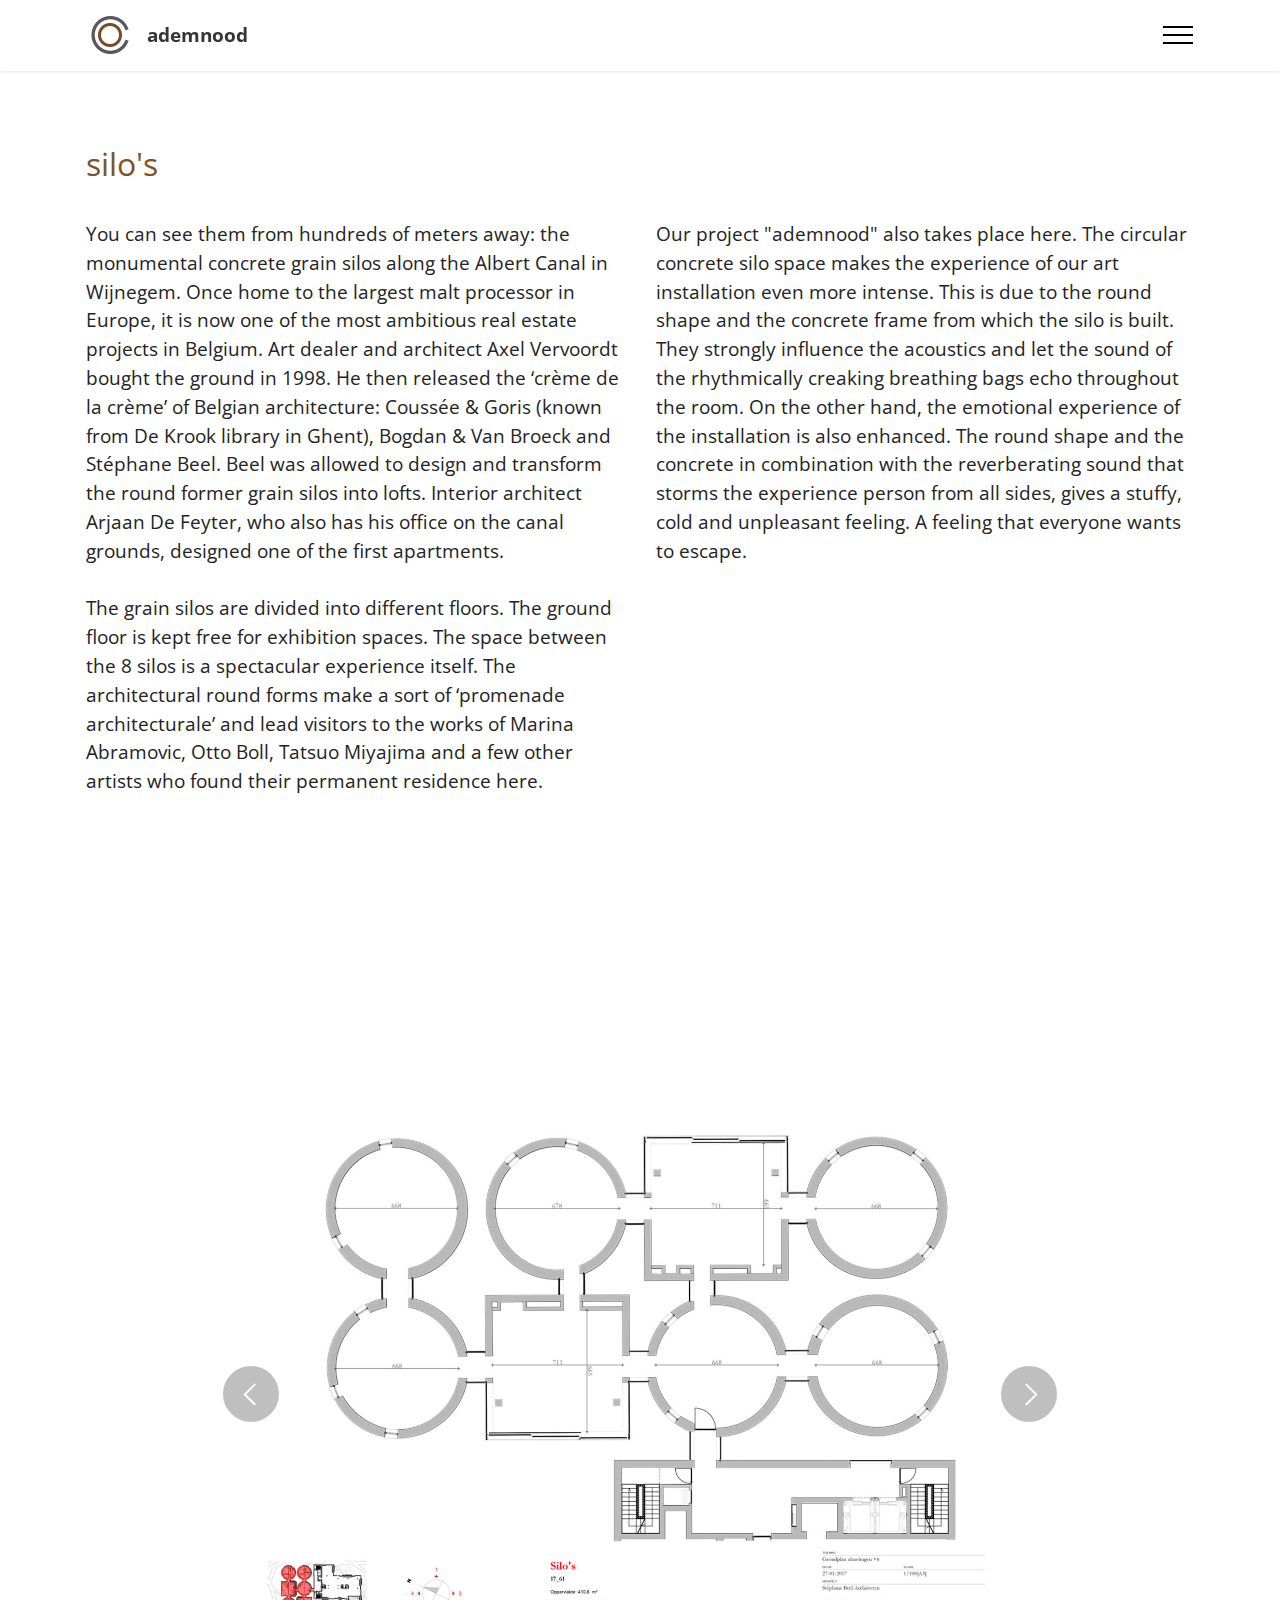
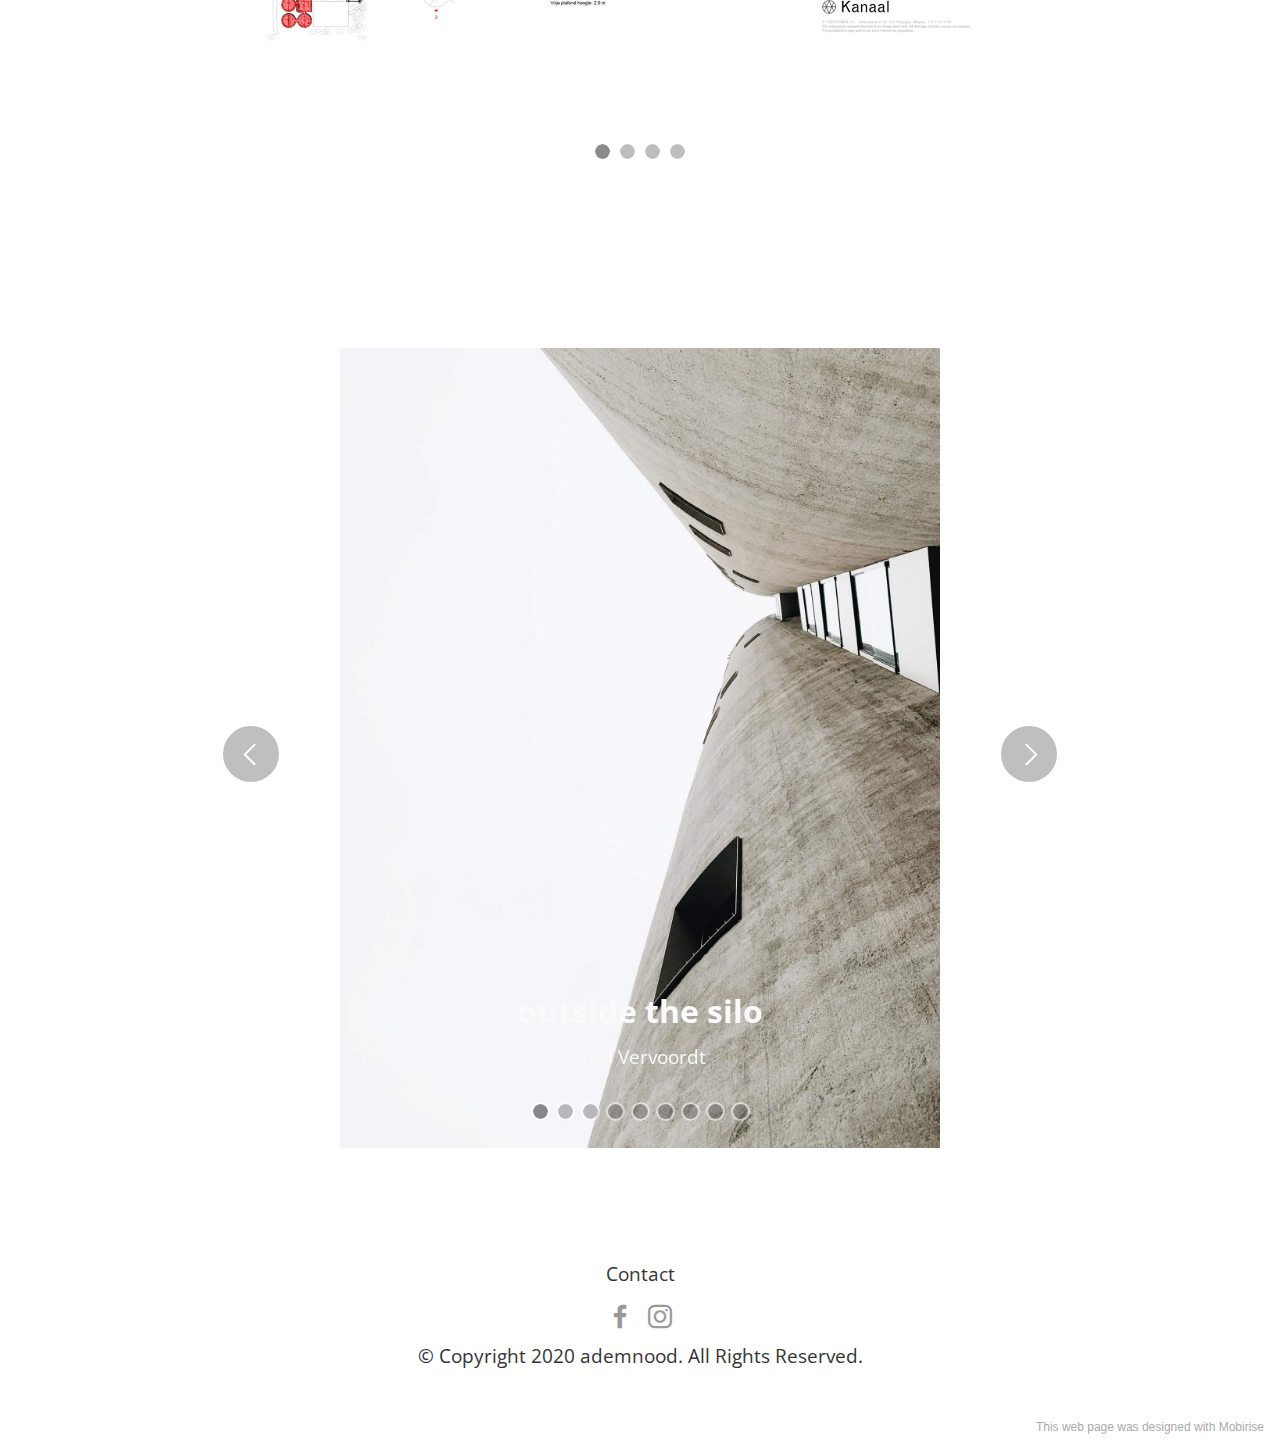
<file: page2.html>
<!DOCTYPE html>
<html  >
<head>
  <!-- Site made with Mobirise Website Builder v5.2.0, https://mobirise.com -->
  <meta charset="UTF-8">
  <meta http-equiv="X-UA-Compatible" content="IE=edge">
  <meta name="generator" content="Mobirise v5.2.0, mobirise.com">
  <meta name="viewport" content="width=device-width, initial-scale=1, minimum-scale=1">
  <link rel="shortcut icon" href="assets/images/logo-b11artboard-52x-96x96.png" type="image/x-icon">
  <meta name="description" content="">
  
  
  <title>Location</title>
  <link rel="stylesheet" href="assets/web/assets/mobirise-icons2/mobirise2.css">
  <link rel="stylesheet" href="assets/tether/tether.min.css">
  <link rel="stylesheet" href="assets/bootstrap/css/bootstrap.min.css">
  <link rel="stylesheet" href="assets/bootstrap/css/bootstrap-grid.min.css">
  <link rel="stylesheet" href="assets/bootstrap/css/bootstrap-reboot.min.css">
  <link rel="stylesheet" href="assets/dropdown/css/style.css">
  <link rel="stylesheet" href="assets/socicon/css/styles.css">
  <link rel="stylesheet" href="assets/theme/css/style.css">
  <link rel="preload" as="style" href="assets/mobirise/css/mbr-additional.css"><link rel="stylesheet" href="assets/mobirise/css/mbr-additional.css" type="text/css">
  
  
  
  
</head>
<body>
  
  <section class="menu menu2 cid-skQhzaKQlz" once="menu" id="menu2-47">
    
    <nav class="navbar navbar-dropdown navbar-fixed-top collapsed">
        <div class="container">
            <div class="navbar-brand">
                <span class="navbar-logo">
                    <a href="https://mobiri.se">
                        <img src="assets/images/logo-b11artboard-52x-96x96.png" alt="Mobirise" style="height: 3rem;">
                    </a>
                </span>
                <span class="navbar-caption-wrap"><a class="navbar-caption text-primary display-7" href="index.html">ademnood</a></span>
            </div>
            <button class="navbar-toggler" type="button" data-toggle="collapse" data-target="#navbarSupportedContent" aria-controls="navbarNavAltMarkup" aria-expanded="false" aria-label="Toggle navigation">
                <div class="hamburger">
                    <span></span>
                    <span></span>
                    <span></span>
                    <span></span>
                </div>
            </button>
            <div class="collapse navbar-collapse" id="navbarSupportedContent">
                <ul class="navbar-nav nav-dropdown nav-right" data-app-modern-menu="true"><li class="nav-item"><a class="nav-link link text-black text-primary display-4" href="page10.html">proces</a></li>
                    <li class="nav-item"><a class="nav-link link text-black text-primary display-4" href="page9.html">
                            concept</a></li>
                    <li class="nav-item"><a class="nav-link link text-black text-primary display-4" href="page1.html">result</a>
                    </li><li class="nav-item"><a class="nav-link link text-black text-primary display-4" href="page4.html">team</a></li><li class="nav-item"><a class="nav-link link text-black text-primary display-4" href="page2.html">location</a></li><li class="nav-item"><a class="nav-link link text-black text-primary display-4" href="page12.html">contact</a></li></ul>
                <div class="icons-menu">
                    <a class="iconfont-wrapper" href="https://www.facebook.com/Constante-Confrontatie-103755984905448/?tn-str=k*F" target="_blank">
                        <span class="p-2 mbr-iconfont socicon-facebook socicon"></span>
                    </a>
                    <a class="iconfont-wrapper" href="https://www.instagram.com/ademnood.art/" target="_blank">
                        <span class="p-2 mbr-iconfont socicon-instagram socicon" style="color: rgb(187, 187, 187); fill: rgb(187, 187, 187);"></span>
                    </a>
                    
                    
                </div>
                
            </div>
        </div>
    </nav>
</section>

<section class="content10 cid-skQMJQfgHG" id="content10-4k">
    
    <div class="container">
        <div class="row justify-content-center">
            <div class="col-12 col-md">
                
                <h6 class="mbr-section-subtitle mbr-fonts-style mb-4 display-5">
                    silo's</h6>
            </div>
            <div class="col-md-12 col-lg-6">
                <p class="mbr-text mbr-fonts-style display-7"></p>
            </div>
        </div>
    </div>
</section>

<section class="content10 cid-skQMKOcEgq" id="content10-4l">
    
    <div class="container">
        <div class="row justify-content-center">
            <div class="col-12 col-md">
                
                <h6 class="mbr-section-subtitle mbr-fonts-style mb-4 display-7">You can see them from hundreds of meters away: the monumental concrete grain silos along the Albert Canal in Wijnegem. Once home to the largest malt processor in Europe, it is now one of the most ambitious real estate projects in Belgium. Art dealer and architect Axel Vervoordt bought the ground in 1998. He then released the ‘crème de la crème’ of Belgian architecture: Coussée &amp; Goris (known from De Krook library in Ghent), Bogdan &amp; Van Broeck and Stéphane Beel. Beel was allowed to design and transform the round former grain silos into lofts. Interior architect Arjaan De Feyter, who also has his office on the canal grounds, designed one of the first apartments.&nbsp;<div><br></div><div>The grain silos are divided into different floors. The ground floor is kept free for exhibition spaces. The space between the 8 silos is a spectacular experience itself. The architectural round forms make a sort of ‘promenade architecturale’ and lead visitors to the works of Marina Abramovic, Otto Boll, Tatsuo Miyajima and a few other artists who found their permanent residence here.&nbsp;</div></h6>
            </div>
            <div class="col-md-12 col-lg-6">
                <p class="mbr-text mbr-fonts-style display-7">Our project "ademnood" also takes place here. The circular concrete silo space makes the experience of our art installation even more intense. This is due to the round shape and the concrete frame from which the silo is built. They strongly influence the acoustics and let the sound of the rhythmically creaking breathing bags echo throughout the room. On the other hand, the emotional experience of the installation is also enhanced. The round shape and the concrete in combination with the reverberating sound that storms the experience person from all sides, gives a stuffy, cold and unpleasant feeling. A feeling that everyone wants to escape.&nbsp;</p>
            </div>
        </div>
    </div>
</section>

<section class="slider2 cid-sl4hWTbuay" id="slider2-4q">
    

    
    <div class="container">
        <div class="row justify-content-center">
            <div class="col-12 col-md-10">
                <div class="carousel slide" id="sl7KBQX6Dx" data-interval="5000">
                    
                    <ol class="carousel-indicators">
                        <li data-slide-to="0" class="active" data-target="#sl7KBQX6Dx"></li>
                        <li data-slide-to="1" data-target="#sl7KBQX6Dx"></li>
                        <li data-slide-to="2" data-target="#sl7KBQX6Dx"></li><li data-slide-to="3" data-target="#sl7KBQX6Dx"></li>
                    </ol>
                    <div class="carousel-inner">
                        <div class="carousel-item slider-image item active">
                            <div class="item-wrapper">
                                <img class="d-block w-100" src="assets/images/plan-1.1-1772x1251.jpg">
                                
                            </div>
                        </div>
                        <div class="carousel-item slider-image item">
                            <div class="item-wrapper">
                                <img class="d-block w-100" src="assets/images/kanaal-2-1900x1343.jpg">
                                
                            </div>
                        </div>
                        <div class="carousel-item slider-image item">
                            <div class="item-wrapper">
                                <img class="d-block w-100" src="assets/images/grondplan-1900x1344.jpg">
                                
                            </div>
                        </div><div class="carousel-item slider-image item">
                            <div class="item-wrapper">
                                <img class="d-block w-100" src="assets/images/kanaal-3-1653x2337.jpg">
                                
                            </div>
                        </div>
                    </div>
                    <a class="carousel-control carousel-control-prev" role="button" data-slide="prev" href="#sl7KBQX6Dx">
                        <span class="mobi-mbri mobi-mbri-arrow-prev" aria-hidden="true"></span>
                        <span class="sr-only">Previous</span>
                    </a>
                    <a class="carousel-control carousel-control-next" role="button" data-slide="next" href="#sl7KBQX6Dx">
                        <span class="mobi-mbri mobi-mbri-arrow-next" aria-hidden="true"></span>
                        <span class="sr-only">Next</span>
                    </a>
                </div>
            </div>
        </div>
    </div>
</section>

<section class="slider2 cid-sjeO7Y6eDD" id="slider2-3s">
    

    
    <div class="container">
        <div class="row justify-content-center">
            <div class="col-12 col-md-10">
                <div class="carousel slide" id="sl7KBRkRqj" data-interval="5000">
                    
                    <ol class="carousel-indicators">
                        <li data-slide-to="0" class="active" data-target="#sl7KBRkRqj"></li>
                        <li data-slide-to="1" data-target="#sl7KBRkRqj"></li>
                        <li data-slide-to="2" data-target="#sl7KBRkRqj"></li><li data-slide-to="3" data-target="#sl7KBRkRqj"></li><li data-slide-to="4" data-target="#sl7KBRkRqj"></li><li data-slide-to="5" data-target="#sl7KBRkRqj"></li><li data-slide-to="6" data-target="#sl7KBRkRqj"></li><li data-slide-to="7" data-target="#sl7KBRkRqj"></li><li data-slide-to="8" data-target="#sl7KBRkRqj"></li>
                    </ol>
                    <div class="carousel-inner">
                        <div class="carousel-item slider-image item active">
                            <div class="item-wrapper">
                                <img class="d-block w-100" src="assets/images/silo-1-1536x2048.jpg">
                                <div class="carousel-caption d-none d-md-block">
                                    <h5 class="mbr-section-subtitle mbr-fonts-style display-5"><strong>outside the silo</strong></h5>
                                    <p class="mbr-section-text mbr-fonts-style display-7">
                                        Axel Vervoordt</p>
                                </div>
                            </div>
                        </div>
                        <div class="carousel-item slider-image item">
                            <div class="item-wrapper">
                                <img class="d-block w-100" src="assets/images/silo-2-1539x1984.jpg">
                                <div class="carousel-caption d-none d-md-block">
                                    <h5 class="mbr-section-subtitle mbr-fonts-style display-5">
                                        <strong>outside the silo</strong></h5>
                                    <p class="mbr-section-text mbr-fonts-style display-7">
                                        Axel Vervoordt</p>
                                </div>
                            </div>
                        </div>
                        <div class="carousel-item slider-image item">
                            <div class="item-wrapper">
                                <img class="d-block w-100" src="assets/images/silo-3-1514x2048.jpg">
                                <div class="carousel-caption d-none d-md-block">
                                    <h5 class="mbr-section-subtitle mbr-fonts-style display-5">
                                        <strong>outside the silo</strong></h5>
                                    <p class="mbr-section-text mbr-fonts-style display-7">
                                        Axel Vervoordt</p>
                                </div>
                            </div>
                        </div><div class="carousel-item slider-image item">
                            <div class="item-wrapper">
                                <img class="d-block w-100" src="assets/images/silo-4-1514x2019.jpg">
                                <div class="carousel-caption d-none d-md-block">
                                    <h5 class="mbr-section-subtitle mbr-fonts-style display-5">
                                        <strong>outside the silo</strong></h5>
                                    <p class="mbr-section-text mbr-fonts-style display-7">
                                        Axel Vervoordt</p>
                                </div>
                            </div>
                        </div><div class="carousel-item slider-image item">
                            <div class="item-wrapper">
                                <img class="d-block w-100" src="assets/images/silo-5-1514x2019.jpg">
                                <div class="carousel-caption d-none d-md-block">
                                    <h5 class="mbr-section-subtitle mbr-fonts-style display-5">
                                        <strong>outside the silo</strong></h5>
                                    <p class="mbr-section-text mbr-fonts-style display-7">
                                        Axel Vervoordt</p>
                                </div>
                            </div>
                        </div><div class="carousel-item slider-image item">
                            <div class="item-wrapper">
                                <img class="d-block w-100" src="assets/images/silo-6-1482x2048.jpg">
                                <div class="carousel-caption d-none d-md-block">
                                    <h5 class="mbr-section-subtitle mbr-fonts-style display-5">
                                        <strong>outside the silo</strong></h5>
                                    <p class="mbr-section-text mbr-fonts-style display-7">
                                        Axel vervoordt</p>
                                </div>
                            </div>
                        </div><div class="carousel-item slider-image item">
                            <div class="item-wrapper">
                                <img class="d-block w-100" src="assets/images/silo-7-1422x2048.jpg">
                                <div class="carousel-caption d-none d-md-block">
                                    <h5 class="mbr-section-subtitle mbr-fonts-style display-5">
                                        <strong>our silo</strong></h5>
                                    <p class="mbr-section-text mbr-fonts-style display-7">
                                        Axel Vervoordt</p>
                                </div>
                            </div>
                        </div><div class="carousel-item slider-image item">
                            <div class="item-wrapper">
                                <img class="d-block w-100" src="assets/images/silo-8-1346x2048.jpg">
                                <div class="carousel-caption d-none d-md-block">
                                    <h5 class="mbr-section-subtitle mbr-fonts-style display-5">
                                        <strong>our silo</strong></h5>
                                    <p class="mbr-section-text mbr-fonts-style display-7">
                                        Axel vervoordt</p>
                                </div>
                            </div>
                        </div><div class="carousel-item slider-image item">
                            <div class="item-wrapper">
                                <img class="d-block w-100" src="assets/images/silo-9-1346x1886.jpg">
                                <div class="carousel-caption d-none d-md-block">
                                    <h5 class="mbr-section-subtitle mbr-fonts-style display-5"><strong>our silo</strong></h5>
                                    <p class="mbr-section-text mbr-fonts-style display-7">
                                        Axel Vervoordt</p>
                                </div>
                            </div>
                        </div>
                    </div>
                    <a class="carousel-control carousel-control-prev" role="button" data-slide="prev" href="#sl7KBRkRqj">
                        <span class="mobi-mbri mobi-mbri-arrow-prev" aria-hidden="true"></span>
                        <span class="sr-only">Previous</span>
                    </a>
                    <a class="carousel-control carousel-control-next" role="button" data-slide="next" href="#sl7KBRkRqj">
                        <span class="mobi-mbri mobi-mbri-arrow-next" aria-hidden="true"></span>
                        <span class="sr-only">Next</span>
                    </a>
                </div>
            </div>
        </div>
    </div>
</section>

<section class="footer3 cid-shlRQKzW8U" once="footers" id="footer3-n">

    

    

    <div class="container">
        <div class="media-container-row align-center mbr-white">
            <div class="row row-links">
                <ul class="foot-menu">
                    
                    
                    
                    
                    
                <li class="foot-menu-item mbr-fonts-style display-7"><a href="page2.html" class="text-primary">Contact</a></li></ul>
            </div>
            <div class="row social-row">
                <div class="social-list align-right pb-2">
                    
                    
                    
                    
                    
                    
                <div class="soc-item">
                        <a href="https://www.facebook.com/Constante-Confrontatie-103755984905448/?tn-str=k*F" target="_blank">
                            <span class="mbr-iconfont mbr-iconfont-social socicon-facebook socicon" style="color: rgb(53, 53, 53); fill: rgb(53, 53, 53);"></span>
                        </a>
                    </div><div class="soc-item">
                        <a href="https://www.instagram.com/ademnood.art/" target="_blank">
                            <span class="mbr-iconfont mbr-iconfont-social socicon-instagram socicon" style="color: rgb(53, 53, 53); fill: rgb(53, 53, 53);"></span>
                        </a>
                    </div></div>
            </div>
            <div class="row row-copirayt">
                <p class="mbr-text mb-0 mbr-fonts-style mbr-white align-center display-7">
                    © Copyright 2020 ademnood. All Rights Reserved.
                </p>
            </div>
        </div>
    </div>
</section><section style="background-color: #fff; font-family: -apple-system, BlinkMacSystemFont, 'Segoe UI', 'Roboto', 'Helvetica Neue', Arial, sans-serif; color:#aaa; font-size:12px; padding: 0; align-items: center; display: flex;"><a href="https://mobirise.site/y" style="flex: 1 1; height: 3rem; padding-left: 1rem;"></a><p style="flex: 0 0 auto; margin:0; padding-right:1rem;"><a href="https://mobirise.site/c" style="color:#aaa;">This</a> web page was designed with Mobirise</p></section><script src="assets/web/assets/jquery/jquery.min.js"></script>  <script src="assets/popper/popper.min.js"></script>  <script src="assets/tether/tether.min.js"></script>  <script src="assets/bootstrap/js/bootstrap.min.js"></script>  <script src="assets/smoothscroll/smooth-scroll.js"></script>  <script src="assets/dropdown/js/nav-dropdown.js"></script>  <script src="assets/dropdown/js/navbar-dropdown.js"></script>  <script src="assets/touchswipe/jquery.touch-swipe.min.js"></script>  <script src="assets/theme/js/script.js"></script>  
  
  
</body>
</html>
</file>
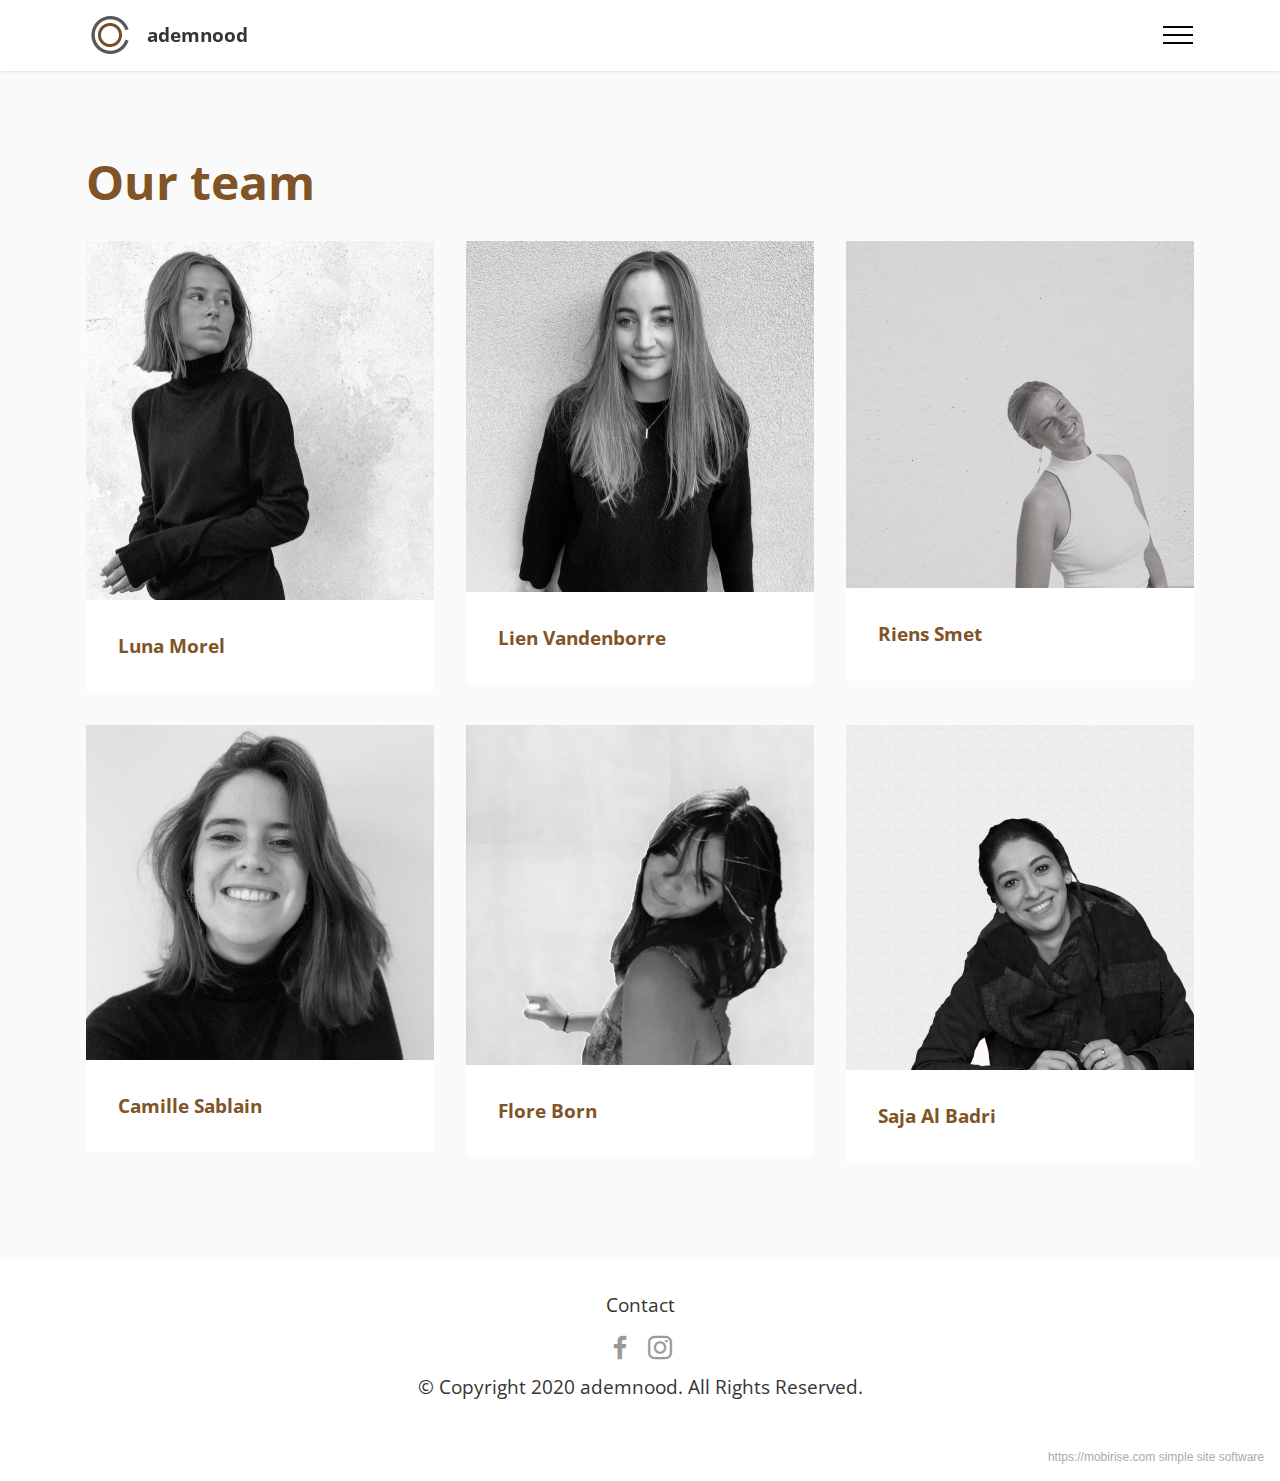
<file: page4.html>
<!DOCTYPE html>
<html  >
<head>
  <!-- Site made with Mobirise Website Builder v5.2.0, https://mobirise.com -->
  <meta charset="UTF-8">
  <meta http-equiv="X-UA-Compatible" content="IE=edge">
  <meta name="generator" content="Mobirise v5.2.0, mobirise.com">
  <meta name="viewport" content="width=device-width, initial-scale=1, minimum-scale=1">
  <link rel="shortcut icon" href="assets/images/logo-b11artboard-52x-96x96.png" type="image/x-icon">
  <meta name="description" content="">
  
  
  <title>Team</title>
  <link rel="stylesheet" href="assets/tether/tether.min.css">
  <link rel="stylesheet" href="assets/bootstrap/css/bootstrap.min.css">
  <link rel="stylesheet" href="assets/bootstrap/css/bootstrap-grid.min.css">
  <link rel="stylesheet" href="assets/bootstrap/css/bootstrap-reboot.min.css">
  <link rel="stylesheet" href="assets/dropdown/css/style.css">
  <link rel="stylesheet" href="assets/socicon/css/styles.css">
  <link rel="stylesheet" href="assets/theme/css/style.css">
  <link rel="preload" as="style" href="assets/mobirise/css/mbr-additional.css"><link rel="stylesheet" href="assets/mobirise/css/mbr-additional.css" type="text/css">
  
  
  
  
</head>
<body>
  
  <section class="menu menu2 cid-skQhzaKQlz" once="menu" id="menu2-47">
    
    <nav class="navbar navbar-dropdown navbar-fixed-top collapsed">
        <div class="container">
            <div class="navbar-brand">
                <span class="navbar-logo">
                    <a href="https://mobiri.se">
                        <img src="assets/images/logo-b11artboard-52x-96x96.png" alt="Mobirise" style="height: 3rem;">
                    </a>
                </span>
                <span class="navbar-caption-wrap"><a class="navbar-caption text-primary display-7" href="index.html">ademnood</a></span>
            </div>
            <button class="navbar-toggler" type="button" data-toggle="collapse" data-target="#navbarSupportedContent" aria-controls="navbarNavAltMarkup" aria-expanded="false" aria-label="Toggle navigation">
                <div class="hamburger">
                    <span></span>
                    <span></span>
                    <span></span>
                    <span></span>
                </div>
            </button>
            <div class="collapse navbar-collapse" id="navbarSupportedContent">
                <ul class="navbar-nav nav-dropdown nav-right" data-app-modern-menu="true"><li class="nav-item"><a class="nav-link link text-black text-primary display-4" href="page10.html">proces</a></li>
                    <li class="nav-item"><a class="nav-link link text-black text-primary display-4" href="page9.html">
                            concept</a></li>
                    <li class="nav-item"><a class="nav-link link text-black text-primary display-4" href="page1.html">result</a>
                    </li><li class="nav-item"><a class="nav-link link text-black text-primary display-4" href="page4.html">team</a></li><li class="nav-item"><a class="nav-link link text-black text-primary display-4" href="page2.html">location</a></li><li class="nav-item"><a class="nav-link link text-black text-primary display-4" href="page12.html">contact</a></li></ul>
                <div class="icons-menu">
                    <a class="iconfont-wrapper" href="https://www.facebook.com/Constante-Confrontatie-103755984905448/?tn-str=k*F" target="_blank">
                        <span class="p-2 mbr-iconfont socicon-facebook socicon"></span>
                    </a>
                    <a class="iconfont-wrapper" href="https://www.instagram.com/ademnood.art/" target="_blank">
                        <span class="p-2 mbr-iconfont socicon-instagram socicon" style="color: rgb(187, 187, 187); fill: rgb(187, 187, 187);"></span>
                    </a>
                    
                    
                </div>
                
            </div>
        </div>
    </nav>
</section>

<section class="team1 cid-sj4xZPcawt" id="team1-3g">
    

    
    <div class="container">
        <div class="row justify-content-center">
            <div class="col-12">
                <h3 class="mbr-section-title mbr-fonts-style align-center mb-4 display-2">
                    <strong>Our team</strong>
                </h3>
                
            </div>
            <div class="col-sm-6 col-lg-4">
                <div class="card-wrap">
                    <div class="image-wrap">
                        <img src="assets/images/luna.3-696x719.jpg" alt="">
                    </div>
                    <div class="content-wrap">
                        <h5 class="mbr-section-title card-title mbr-fonts-style align-center m-0 display-7">
                            <strong>Luna Morel</strong></h5>
                        
                        
                        
                        
                    </div>
                </div>
            </div>

            <div class="col-sm-6 col-lg-4">
                <div class="card-wrap">
                    <div class="image-wrap">
                        <img src="assets/images/lien.1-696x703.png" alt="">
                    </div>
                    <div class="content-wrap">
                        <h5 class="mbr-section-title card-title mbr-fonts-style align-center m-0 display-7">
                            <strong>Lien Vandenborre</strong></h5>
                        
                        
                        
                        
                    </div>
                </div>
            </div>

            <div class="col-sm-6 col-lg-4">
                <div class="card-wrap">
                    <div class="image-wrap">
                        <img src="assets/images/riens-696x694.jpg" alt="">
                    </div>
                    <div class="content-wrap">
                        <h5 class="mbr-section-title card-title mbr-fonts-style align-center m-0 display-7">
                            <strong>Riens Smet</strong></h5>
                        
                        
                        
                        
                    </div>
                </div>
            </div>

            
        </div>
    </div>
</section>

<section class="team1 cid-sj4xOUSoX7" id="team1-3f">
    

    
    <div class="container">
        <div class="row justify-content-center">
            <div class="col-12">
                <h3 class="mbr-section-title mbr-fonts-style align-center mb-4 display-2"></h3>
                
            </div>
            <div class="col-sm-6 col-lg-4">
                <div class="card-wrap">
                    <div class="image-wrap">
                        <img src="assets/images/camille4.1-696x669.jpg" alt="">
                    </div>
                    <div class="content-wrap">
                        <h5 class="mbr-section-title card-title mbr-fonts-style align-center m-0 display-7">
                            <strong>Camille Sablain</strong></h5>
                        
                        
                        
                        
                    </div>
                </div>
            </div>

            <div class="col-sm-6 col-lg-4">
                <div class="card-wrap">
                    <div class="image-wrap">
                        <img src="assets/images/flore.3-696x679.jpg" alt="">
                    </div>
                    <div class="content-wrap">
                        <h5 class="mbr-section-title card-title mbr-fonts-style align-center m-0 display-7"><strong>Flore Born</strong></h5>
                        
                        
                        
                        
                    </div>
                </div>
            </div>

            <div class="col-sm-6 col-lg-4">
                <div class="card-wrap">
                    <div class="image-wrap">
                        <img src="assets/images/saja.6-1-696x690.jpg" alt="">
                    </div>
                    <div class="content-wrap">
                        <h5 class="mbr-section-title card-title mbr-fonts-style align-center m-0 display-7">
                            <strong>Saja Al Badri</strong></h5>
                        
                        
                        
                        
                    </div>
                </div>
            </div>

            
        </div>
    </div>
</section>

<section class="footer3 cid-shlRQKzW8U" once="footers" id="footer3-n">

    

    

    <div class="container">
        <div class="media-container-row align-center mbr-white">
            <div class="row row-links">
                <ul class="foot-menu">
                    
                    
                    
                    
                    
                <li class="foot-menu-item mbr-fonts-style display-7"><a href="page2.html" class="text-primary">Contact</a></li></ul>
            </div>
            <div class="row social-row">
                <div class="social-list align-right pb-2">
                    
                    
                    
                    
                    
                    
                <div class="soc-item">
                        <a href="https://www.facebook.com/Constante-Confrontatie-103755984905448/?tn-str=k*F" target="_blank">
                            <span class="mbr-iconfont mbr-iconfont-social socicon-facebook socicon" style="color: rgb(53, 53, 53); fill: rgb(53, 53, 53);"></span>
                        </a>
                    </div><div class="soc-item">
                        <a href="https://www.instagram.com/ademnood.art/" target="_blank">
                            <span class="mbr-iconfont mbr-iconfont-social socicon-instagram socicon" style="color: rgb(53, 53, 53); fill: rgb(53, 53, 53);"></span>
                        </a>
                    </div></div>
            </div>
            <div class="row row-copirayt">
                <p class="mbr-text mb-0 mbr-fonts-style mbr-white align-center display-7">
                    © Copyright 2020 ademnood. All Rights Reserved.
                </p>
            </div>
        </div>
    </div>
</section><section style="background-color: #fff; font-family: -apple-system, BlinkMacSystemFont, 'Segoe UI', 'Roboto', 'Helvetica Neue', Arial, sans-serif; color:#aaa; font-size:12px; padding: 0; align-items: center; display: flex;"><a href="https://mobirise.site/r" style="flex: 1 1; height: 3rem; padding-left: 1rem;"></a><p style="flex: 0 0 auto; margin:0; padding-right:1rem;"><a href="https://mobirise.site" style="color:#aaa;">https://mobirise.com</a> simple site software</p></section><script src="assets/web/assets/jquery/jquery.min.js"></script>  <script src="assets/popper/popper.min.js"></script>  <script src="assets/tether/tether.min.js"></script>  <script src="assets/bootstrap/js/bootstrap.min.js"></script>  <script src="assets/smoothscroll/smooth-scroll.js"></script>  <script src="assets/dropdown/js/nav-dropdown.js"></script>  <script src="assets/dropdown/js/navbar-dropdown.js"></script>  <script src="assets/touchswipe/jquery.touch-swipe.min.js"></script>  <script src="assets/theme/js/script.js"></script>  
  
  
</body>
</html>
</file>
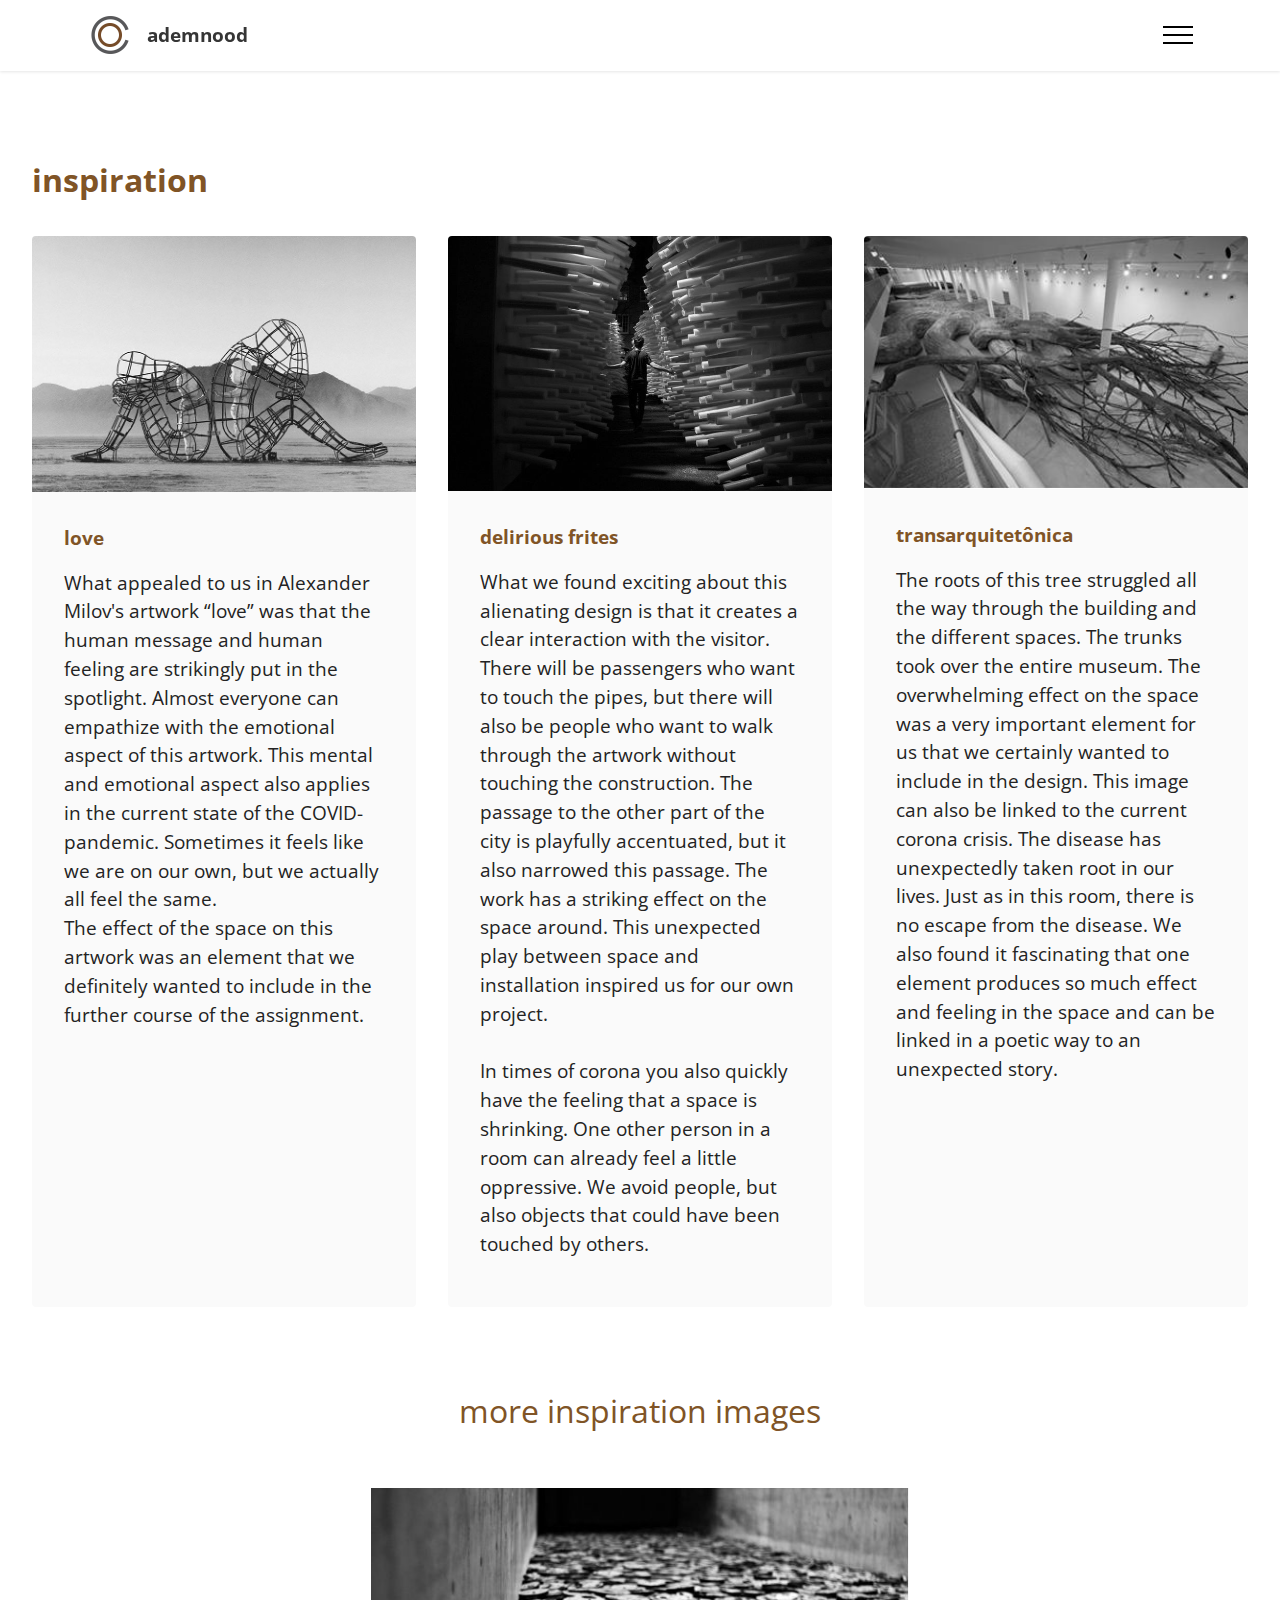
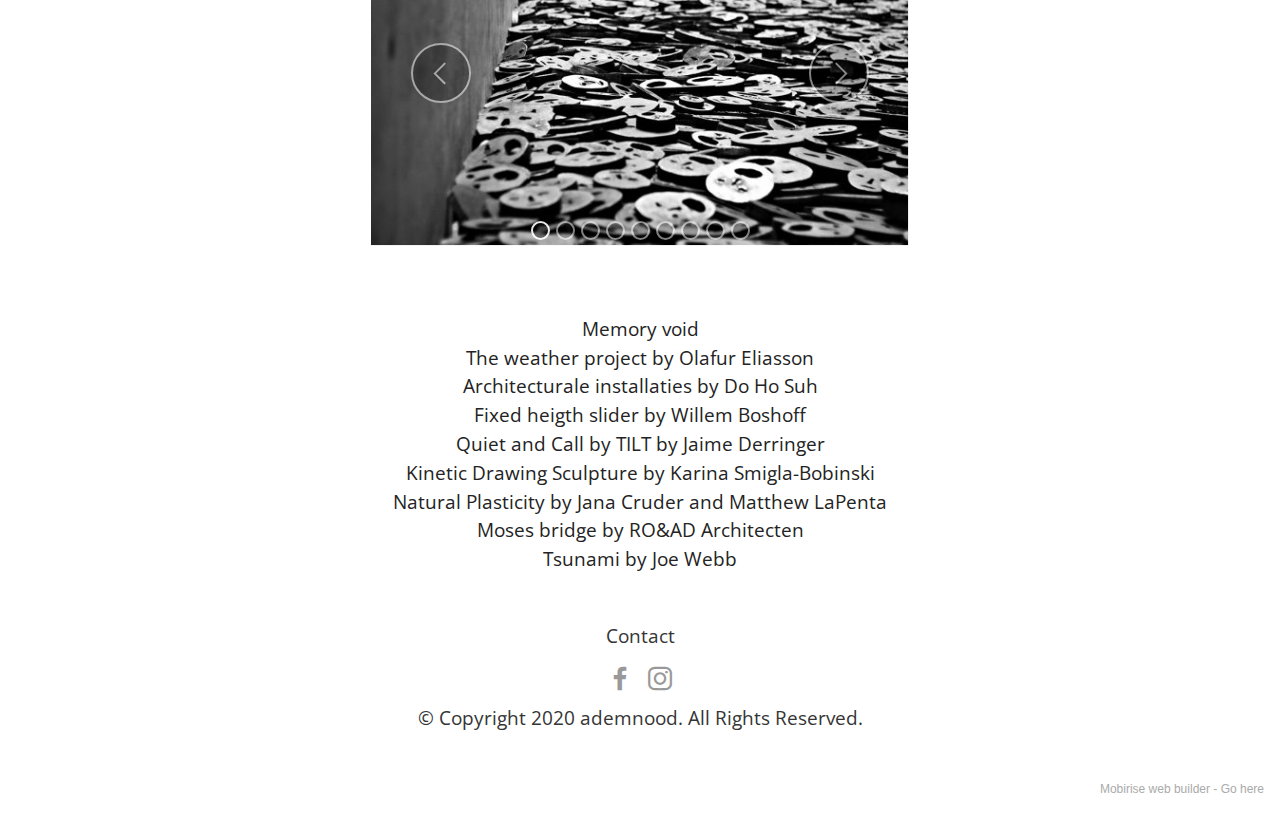
<file: page5.html>
<!DOCTYPE html>
<html  >
<head>
  <!-- Site made with Mobirise Website Builder v5.2.0, https://mobirise.com -->
  <meta charset="UTF-8">
  <meta http-equiv="X-UA-Compatible" content="IE=edge">
  <meta name="generator" content="Mobirise v5.2.0, mobirise.com">
  <meta name="viewport" content="width=device-width, initial-scale=1, minimum-scale=1">
  <link rel="shortcut icon" href="assets/images/logo-b11artboard-52x-96x96.png" type="image/x-icon">
  <meta name="description" content="">
  
  
  <title>Inspiration</title>
  <link rel="stylesheet" href="assets/web/assets/mobirise-icons2/mobirise2.css">
  <link rel="stylesheet" href="assets/tether/tether.min.css">
  <link rel="stylesheet" href="assets/bootstrap/css/bootstrap.min.css">
  <link rel="stylesheet" href="assets/bootstrap/css/bootstrap-grid.min.css">
  <link rel="stylesheet" href="assets/bootstrap/css/bootstrap-reboot.min.css">
  <link rel="stylesheet" href="assets/dropdown/css/style.css">
  <link rel="stylesheet" href="assets/socicon/css/styles.css">
  <link rel="stylesheet" href="assets/theme/css/style.css">
  <link rel="preload" as="style" href="assets/mobirise/css/mbr-additional.css"><link rel="stylesheet" href="assets/mobirise/css/mbr-additional.css" type="text/css">
  
  
  
  
</head>
<body>
  
  <section class="menu menu2 cid-skQhzaKQlz" once="menu" id="menu2-47">
    
    <nav class="navbar navbar-dropdown navbar-fixed-top collapsed">
        <div class="container">
            <div class="navbar-brand">
                <span class="navbar-logo">
                    <a href="https://mobiri.se">
                        <img src="assets/images/logo-b11artboard-52x-96x96.png" alt="Mobirise" style="height: 3rem;">
                    </a>
                </span>
                <span class="navbar-caption-wrap"><a class="navbar-caption text-primary display-7" href="index.html">ademnood</a></span>
            </div>
            <button class="navbar-toggler" type="button" data-toggle="collapse" data-target="#navbarSupportedContent" aria-controls="navbarNavAltMarkup" aria-expanded="false" aria-label="Toggle navigation">
                <div class="hamburger">
                    <span></span>
                    <span></span>
                    <span></span>
                    <span></span>
                </div>
            </button>
            <div class="collapse navbar-collapse" id="navbarSupportedContent">
                <ul class="navbar-nav nav-dropdown nav-right" data-app-modern-menu="true"><li class="nav-item"><a class="nav-link link text-black text-primary display-4" href="page10.html">proces</a></li>
                    <li class="nav-item"><a class="nav-link link text-black text-primary display-4" href="page9.html">
                            concept</a></li>
                    <li class="nav-item"><a class="nav-link link text-black text-primary display-4" href="page1.html">result</a>
                    </li><li class="nav-item"><a class="nav-link link text-black text-primary display-4" href="page4.html">team</a></li><li class="nav-item"><a class="nav-link link text-black text-primary display-4" href="page2.html">location</a></li><li class="nav-item"><a class="nav-link link text-black text-primary display-4" href="page12.html">contact</a></li></ul>
                <div class="icons-menu">
                    <a class="iconfont-wrapper" href="https://www.facebook.com/Constante-Confrontatie-103755984905448/?tn-str=k*F" target="_blank">
                        <span class="p-2 mbr-iconfont socicon-facebook socicon"></span>
                    </a>
                    <a class="iconfont-wrapper" href="https://www.instagram.com/ademnood.art/" target="_blank">
                        <span class="p-2 mbr-iconfont socicon-instagram socicon" style="color: rgb(187, 187, 187); fill: rgb(187, 187, 187);"></span>
                    </a>
                    
                    
                </div>
                
            </div>
        </div>
    </nav>
</section>

<section class="gallery3 cid-sj4tY43NWo" id="gallery3-3e">
    
    
    <div class="container-fluid">
        <div class="mbr-section-head">
            <h4 class="mbr-section-title mbr-fonts-style align-center mb-0 display-5">
                <strong>inspiration</strong></h4>
            
        </div>
        <div class="row mt-4">
            <div class="item features-image сol-12 col-md-6 col-lg-4">
                <div class="item-wrapper">
                    <div class="item-img">
                        <img src="assets/images/foto-1.2-800x533.jpg" alt="">
                    </div>
                    <div class="item-content">
                        <h5 class="item-title mbr-fonts-style display-7"><strong>love</strong></h5>
                        
                        <p class="mbr-text mbr-fonts-style mt-3 display-7">What appealed to us in Alexander Milov's artwork “love” was that the human message and human feeling are strikingly put in the spotlight. Almost everyone can empathize with the emotional aspect of this artwork. This mental and emotional aspect also applies in the current state of the COVID-pandemic. Sometimes it feels like we are on our own, but we actually all feel the same. <br>The effect of the space on this artwork was an element that we definitely wanted to include in the further course of the assignment.&nbsp;</p>
                    </div>
                    
                </div>
            </div>
            <div class="item features-image сol-12 col-md-6 col-lg-4">
                <div class="item-wrapper">
                    <div class="item-img">
                        <img src="assets/images/foto-2.2-750x498.jpg" alt="">
                    </div>
                    <div class="item-content">
                        <h5 class="item-title mbr-fonts-style display-7"><strong>delirious frites</strong></h5>
                        
                        <p class="mbr-text mbr-fonts-style mt-3 display-7">What we found exciting about this alienating design is that it creates a clear interaction with the visitor. There will be passengers who want to touch the pipes, but there will also be people who want to walk through the artwork without touching the construction. The passage to the other part of the city is playfully accentuated, but it also narrowed this passage. The work has a striking effect on the space around. This unexpected play between space and installation inspired us for our own project. <br><br>In times of corona you also quickly have the feeling that a space is shrinking. One other person in a room can already feel a little oppressive. We avoid people, but also objects that could have been touched by others.&nbsp;</p>
                    </div>
                    
                </div>
            </div>
            <div class="item features-image сol-12 col-md-6 col-lg-4">
                <div class="item-wrapper">
                    <div class="item-img">
                        <img src="assets/images/foto-3.2-360x237.jpg" alt="">
                    </div>
                    <div class="item-content">
                        <h5 class="item-title mbr-fonts-style display-7"><strong>transarquitetônica</strong></h5>
                        
                        <p class="mbr-text mbr-fonts-style mt-3 display-7">The roots of this tree struggled all the way through the building and the different spaces. The trunks took over the entire museum. The overwhelming effect on the space was a very important element for us that we certainly wanted to include in the design. This image can also be linked to the current corona crisis. The disease has unexpectedly taken root in our lives. Just as in this room, there is no escape from the disease. We also found it fascinating that one element produces so much effect and feeling in the space and can be linked in a poetic way to an unexpected story.</p>
                    </div>
                    
                </div>
            </div>
            
        </div>
    </div>
</section>

<section class="content5 cid-sjeTcO2OLs" id="content5-3u">
    
    <div class="container">
        <div class="row justify-content-center">
            <div class="col-md-12 col-lg-10">
                
                <h4 class="mbr-section-subtitle mbr-fonts-style mb-4 display-5">more inspiration images</h4>
                <p class="mbr-text mbr-fonts-style display-7"></p>
            </div>
        </div>
    </div>
</section>

<section class="slider2 cid-sjeUY0lShb" id="slider2-3v">
    

    
    <div class="container">
        <div class="row justify-content-center">
            <div class="col-12 col-md-6">
                <div class="carousel slide" id="sl7KBZbN4m" data-interval="5000">
                    
                    <ol class="carousel-indicators">
                        <li data-slide-to="0" class="active" data-target="#sl7KBZbN4m"></li>
                        <li data-slide-to="1" data-target="#sl7KBZbN4m"></li>
                        <li data-slide-to="2" data-target="#sl7KBZbN4m"></li><li data-slide-to="3" data-target="#sl7KBZbN4m"></li><li data-slide-to="4" data-target="#sl7KBZbN4m"></li><li data-slide-to="5" data-target="#sl7KBZbN4m"></li><li data-slide-to="6" data-target="#sl7KBZbN4m"></li><li data-slide-to="7" data-target="#sl7KBZbN4m"></li><li data-slide-to="8" data-target="#sl7KBZbN4m"></li>
                    </ol>
                    <div class="carousel-inner">
                        <div class="carousel-item slider-image item active">
                            <div class="item-wrapper">
                                <img class="d-block w-100" src="assets/images/foto-6.2-566x377.jpg">
                                
                            </div>
                        </div>
                        <div class="carousel-item slider-image item">
                            <div class="item-wrapper">
                                <img class="d-block w-100" src="assets/images/foto-18.2-1417x1065.jpg">
                                
                            </div>
                        </div>
                        <div class="carousel-item slider-image item">
                            <div class="item-wrapper">
                                <img class="d-block w-100" src="assets/images/foto-13.2-1024x683.jpg">
                                
                            </div>
                        </div><div class="carousel-item slider-image item">
                            <div class="item-wrapper">
                                <img class="d-block w-100" src="assets/images/foto-11.2-550x412.jpg">
                                
                            </div>
                        </div><div class="carousel-item slider-image item">
                            <div class="item-wrapper">
                                <img class="d-block w-100" src="assets/images/foto-12.2-550x624.jpg">
                                
                            </div>
                        </div><div class="carousel-item slider-image item">
                            <div class="item-wrapper">
                                <img class="d-block w-100" src="assets/images/bol-550x550.jpg">
                                
                            </div>
                        </div><div class="carousel-item slider-image item">
                            <div class="item-wrapper">
                                <img class="d-block w-100" src="assets/images/foto-9.2-550x370.jpg">
                                
                            </div>
                        </div><div class="carousel-item slider-image item">
                            <div class="item-wrapper">
                                <img class="d-block w-100" src="assets/images/foto-16.2-550x413.jpg">
                                
                            </div>
                        </div><div class="carousel-item slider-image item">
                            <div class="item-wrapper">
                                <img class="d-block w-100" src="assets/images/foto-17.2-550x465.jpg">
                                
                            </div>
                        </div>
                    </div>
                    <a class="carousel-control carousel-control-prev" role="button" data-slide="prev" href="#sl7KBZbN4m">
                        <span class="mobi-mbri mobi-mbri-arrow-prev" aria-hidden="true"></span>
                        <span class="sr-only">Previous</span>
                    </a>
                    <a class="carousel-control carousel-control-next" role="button" data-slide="next" href="#sl7KBZbN4m">
                        <span class="mobi-mbri mobi-mbri-arrow-next" aria-hidden="true"></span>
                        <span class="sr-only">Next</span>
                    </a>
                </div>
            </div>
        </div>
    </div>
</section>

<section class="content5 cid-sjfhelphfZ" id="content5-3y">
    
    <div class="container">
        <div class="row justify-content-center">
            <div class="col-md-12 col-lg-10">
                
                
                <p class="mbr-text mbr-fonts-style display-7">Memory void<br>The weather project by Olafur Eliasson<br>Architecturale installaties by Do Ho Suh<br>Fixed heigth slider by Willem Boshoff<br>Quiet and Call by TILT by Jaime Derringer<br>Kinetic Drawing Sculpture by Karina Smigla-Bobinski <br>Natural Plasticity by Jana Cruder and Matthew LaPenta<br>Moses bridge by RO&amp;AD Architecten<br>Tsunami by Joe Webb</p>
            </div>
        </div>
    </div>
</section>

<section class="footer3 cid-shlRQKzW8U" once="footers" id="footer3-z">

    

    

    <div class="container">
        <div class="media-container-row align-center mbr-white">
            <div class="row row-links">
                <ul class="foot-menu">
                    
                    
                    
                    
                    
                <li class="foot-menu-item mbr-fonts-style display-7"><a href="page2.html" class="text-primary">Contact</a></li></ul>
            </div>
            <div class="row social-row">
                <div class="social-list align-right pb-2">
                    
                    
                    
                    
                    
                    
                <div class="soc-item">
                        <a href="https://www.facebook.com/Constante-Confrontatie-103755984905448/?tn-str=k*F" target="_blank">
                            <span class="mbr-iconfont mbr-iconfont-social socicon-facebook socicon" style="color: rgb(53, 53, 53); fill: rgb(53, 53, 53);"></span>
                        </a>
                    </div><div class="soc-item">
                        <a href="https://www.instagram.com/ademnood.art/" target="_blank">
                            <span class="mbr-iconfont mbr-iconfont-social socicon-instagram socicon" style="color: rgb(53, 53, 53); fill: rgb(53, 53, 53);"></span>
                        </a>
                    </div></div>
            </div>
            <div class="row row-copirayt">
                <p class="mbr-text mb-0 mbr-fonts-style mbr-white align-center display-7">
                    © Copyright 2020 ademnood. All Rights Reserved.
                </p>
            </div>
        </div>
    </div>
</section><section style="background-color: #fff; font-family: -apple-system, BlinkMacSystemFont, 'Segoe UI', 'Roboto', 'Helvetica Neue', Arial, sans-serif; color:#aaa; font-size:12px; padding: 0; align-items: center; display: flex;"><a href="https://mobirise.site/k" style="flex: 1 1; height: 3rem; padding-left: 1rem;"></a><p style="flex: 0 0 auto; margin:0; padding-right:1rem;">Mobirise web builder - <a href="https://mobirise.site/p" style="color:#aaa;">Go here</a></p></section><script src="assets/web/assets/jquery/jquery.min.js"></script>  <script src="assets/popper/popper.min.js"></script>  <script src="assets/tether/tether.min.js"></script>  <script src="assets/bootstrap/js/bootstrap.min.js"></script>  <script src="assets/smoothscroll/smooth-scroll.js"></script>  <script src="assets/dropdown/js/nav-dropdown.js"></script>  <script src="assets/dropdown/js/navbar-dropdown.js"></script>  <script src="assets/touchswipe/jquery.touch-swipe.min.js"></script>  <script src="assets/theme/js/script.js"></script>  
  
  
</body>
</html>
</file>
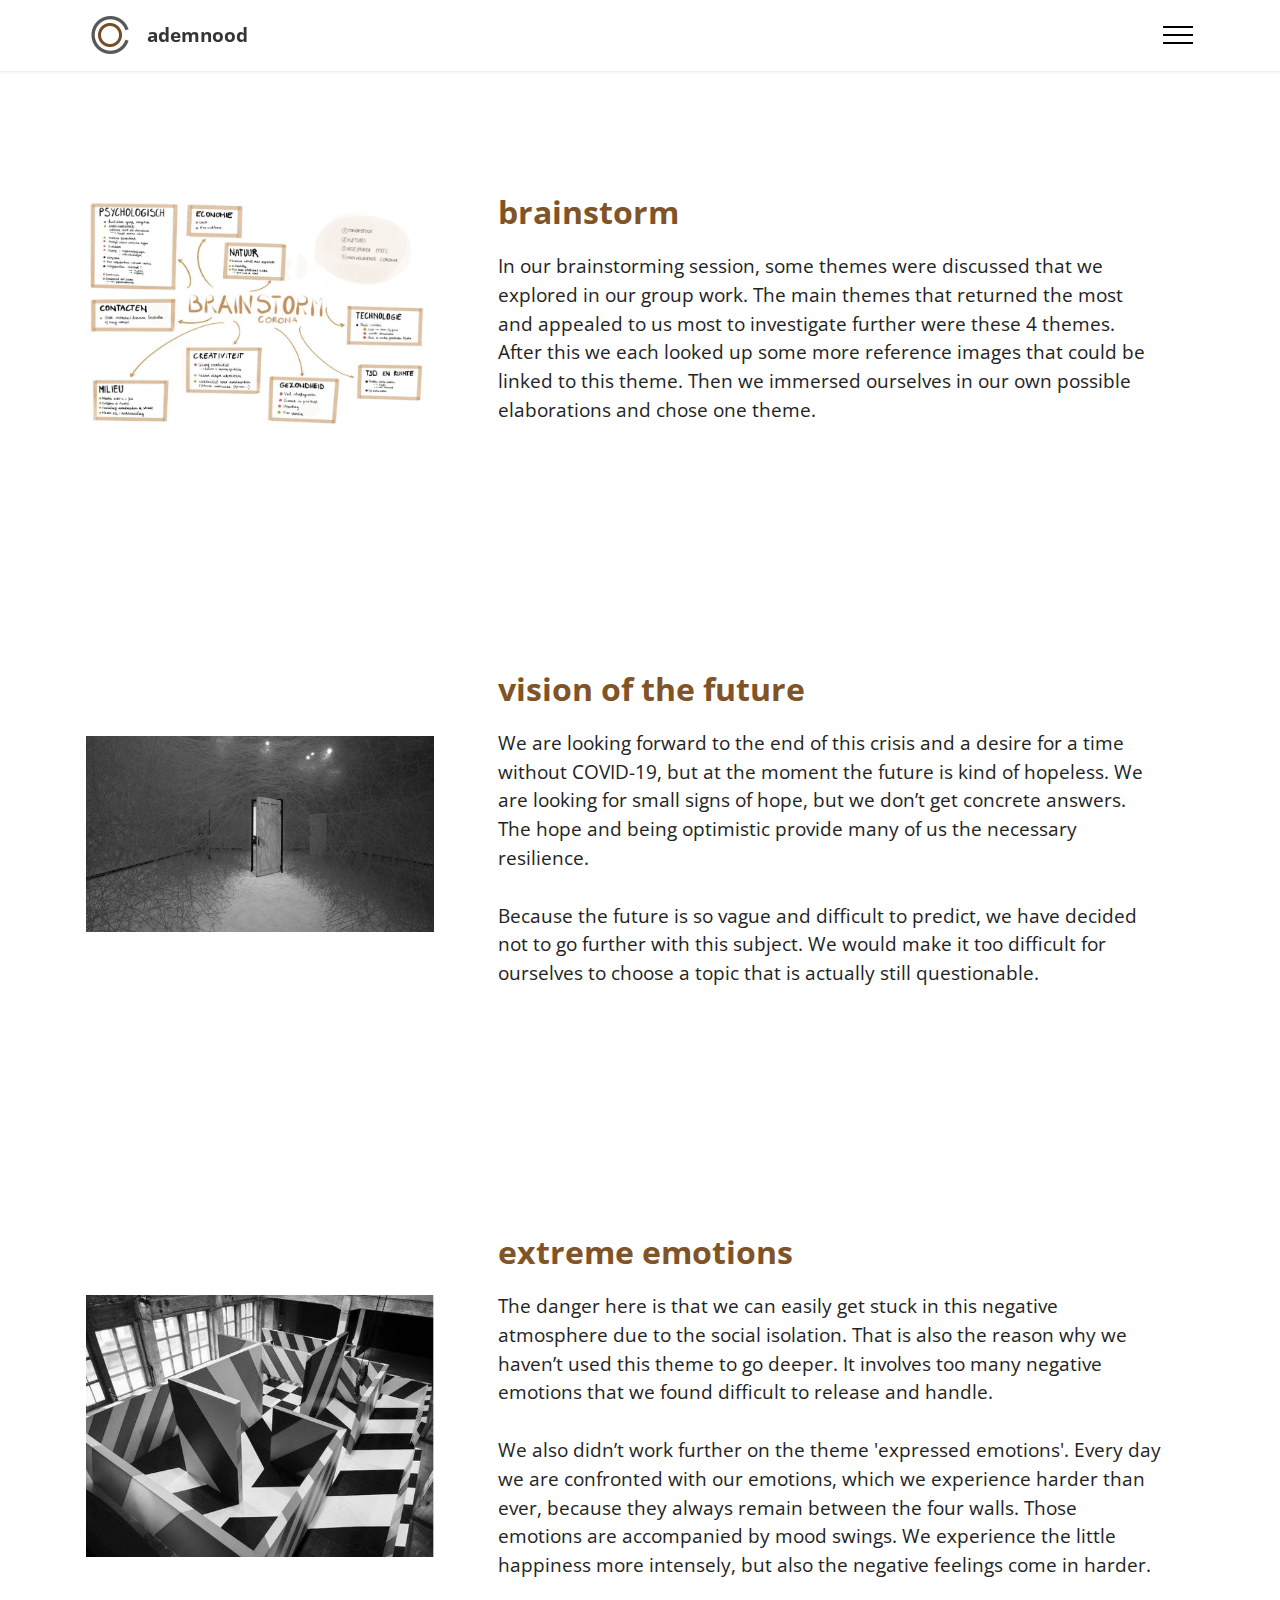
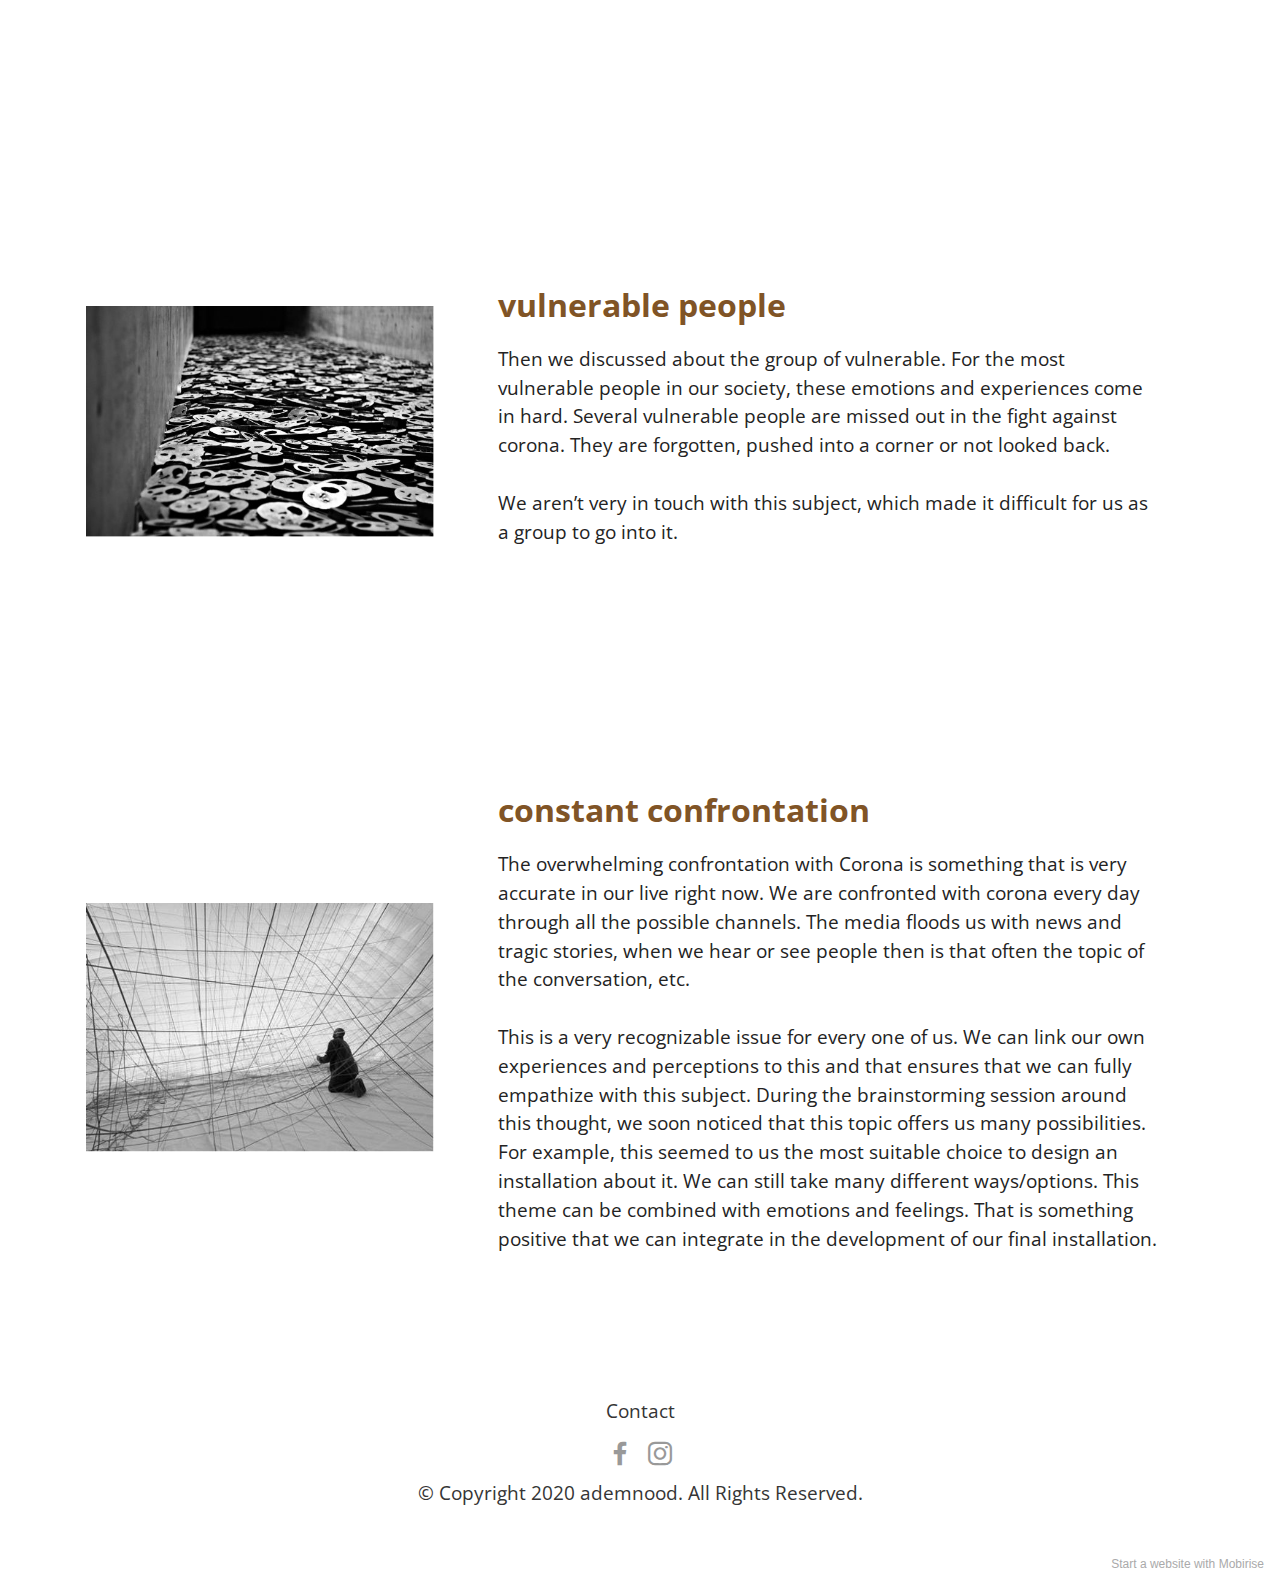
<file: page6.html>
<!DOCTYPE html>
<html  >
<head>
  <!-- Site made with Mobirise Website Builder v5.2.0, https://mobirise.com -->
  <meta charset="UTF-8">
  <meta http-equiv="X-UA-Compatible" content="IE=edge">
  <meta name="generator" content="Mobirise v5.2.0, mobirise.com">
  <meta name="viewport" content="width=device-width, initial-scale=1, minimum-scale=1">
  <link rel="shortcut icon" href="assets/images/logo-b11artboard-52x-96x96.png" type="image/x-icon">
  <meta name="description" content="">
  
  
  <title>brainstorm</title>
  <link rel="stylesheet" href="assets/tether/tether.min.css">
  <link rel="stylesheet" href="assets/bootstrap/css/bootstrap.min.css">
  <link rel="stylesheet" href="assets/bootstrap/css/bootstrap-grid.min.css">
  <link rel="stylesheet" href="assets/bootstrap/css/bootstrap-reboot.min.css">
  <link rel="stylesheet" href="assets/dropdown/css/style.css">
  <link rel="stylesheet" href="assets/socicon/css/styles.css">
  <link rel="stylesheet" href="assets/theme/css/style.css">
  <link rel="preload" as="style" href="assets/mobirise/css/mbr-additional.css"><link rel="stylesheet" href="assets/mobirise/css/mbr-additional.css" type="text/css">
  
  
  
  
</head>
<body>
  
  <section class="menu menu2 cid-skQhzaKQlz" once="menu" id="menu2-47">
    
    <nav class="navbar navbar-dropdown navbar-fixed-top collapsed">
        <div class="container">
            <div class="navbar-brand">
                <span class="navbar-logo">
                    <a href="https://mobiri.se">
                        <img src="assets/images/logo-b11artboard-52x-96x96.png" alt="Mobirise" style="height: 3rem;">
                    </a>
                </span>
                <span class="navbar-caption-wrap"><a class="navbar-caption text-primary display-7" href="index.html">ademnood</a></span>
            </div>
            <button class="navbar-toggler" type="button" data-toggle="collapse" data-target="#navbarSupportedContent" aria-controls="navbarNavAltMarkup" aria-expanded="false" aria-label="Toggle navigation">
                <div class="hamburger">
                    <span></span>
                    <span></span>
                    <span></span>
                    <span></span>
                </div>
            </button>
            <div class="collapse navbar-collapse" id="navbarSupportedContent">
                <ul class="navbar-nav nav-dropdown nav-right" data-app-modern-menu="true"><li class="nav-item"><a class="nav-link link text-black text-primary display-4" href="page10.html">proces</a></li>
                    <li class="nav-item"><a class="nav-link link text-black text-primary display-4" href="page9.html">
                            concept</a></li>
                    <li class="nav-item"><a class="nav-link link text-black text-primary display-4" href="page1.html">result</a>
                    </li><li class="nav-item"><a class="nav-link link text-black text-primary display-4" href="page4.html">team</a></li><li class="nav-item"><a class="nav-link link text-black text-primary display-4" href="page2.html">location</a></li><li class="nav-item"><a class="nav-link link text-black text-primary display-4" href="page12.html">contact</a></li></ul>
                <div class="icons-menu">
                    <a class="iconfont-wrapper" href="https://www.facebook.com/Constante-Confrontatie-103755984905448/?tn-str=k*F" target="_blank">
                        <span class="p-2 mbr-iconfont socicon-facebook socicon"></span>
                    </a>
                    <a class="iconfont-wrapper" href="https://www.instagram.com/ademnood.art/" target="_blank">
                        <span class="p-2 mbr-iconfont socicon-instagram socicon" style="color: rgb(187, 187, 187); fill: rgb(187, 187, 187);"></span>
                    </a>
                    
                    
                </div>
                
            </div>
        </div>
    </nav>
</section>

<section class="image1 cid-shn9NfqIX7" id="image1-1f">
    

    

    <div class="container">
        <div class="row align-items-center">
            <div class="col-12 col-lg-4">
                <div class="image-wrapper">
                    <img src="assets/images/foto-4.1-933x614.jpg" alt="Mobirise">
                    
                </div>
            </div>
            <div class="col-12 col-lg">
                <div class="text-wrapper">
                    <h3 class="mbr-section-title mbr-fonts-style mb-3 display-5"><strong>brainstorm</strong></h3>
                    <p class="mbr-text mbr-fonts-style display-7">In our brainstorming session, some themes were discussed that we explored in our group work. The main themes that returned the most and appealed to us most to investigate further were these 4 themes. After this we each looked up some more reference images that could be linked to this theme. Then we immersed ourselves in our own possible elaborations and chose one theme.</p>
                </div>
            </div>
        </div>
    </div>
</section>

<section class="image1 cid-sj4o2S4t6S" id="image1-3a">
    

    

    <div class="container">
        <div class="row align-items-center">
            <div class="col-12 col-lg-4">
                <div class="image-wrapper">
                    <img src="assets/images/foto-5.2-696x392.jpg" alt="Mobirise">
                    
                </div>
            </div>
            <div class="col-12 col-lg">
                <div class="text-wrapper">
                    <h3 class="mbr-section-title mbr-fonts-style mb-3 display-5"><strong>vision of the future</strong></h3>
                    <p class="mbr-text mbr-fonts-style display-7">We are looking forward to the end of this crisis and a desire for a time without COVID-19, but at the moment the future is kind of hopeless. We are looking for small signs of hope, but we don’t get concrete answers. The hope and being optimistic provide many of us the necessary resilience.<br><br>Because the future is so vague and difficult to predict, we have decided not to go further with this subject. We would make it too difficult for ourselves to choose a topic that is actually still questionable.&nbsp;</p>
                </div>
            </div>
        </div>
    </div>
</section>

<section class="image1 cid-sj4nQKNxbI" id="image1-39">
    

    

    <div class="container">
        <div class="row align-items-center">
            <div class="col-12 col-lg-4">
                <div class="image-wrapper">
                    <img src="assets/images/foto-7.2-545x410.jpg" alt="Mobirise">
                    
                </div>
            </div>
            <div class="col-12 col-lg">
                <div class="text-wrapper">
                    <h3 class="mbr-section-title mbr-fonts-style mb-3 display-5"><strong>extreme emotions</strong></h3>
                    <p class="mbr-text mbr-fonts-style display-7">The danger here is that we can easily get stuck in this negative atmosphere due to the social isolation. That is also the reason why we haven’t used this theme to go deeper. It involves too many negative emotions that we found difficult to release and handle.<br><br>We also didn’t work further on the theme 'expressed emotions'. Every day we are confronted with our emotions, which we experience harder than ever, because they always remain between the four walls. Those emotions are accompanied by mood swings. We experience the little happiness more intensely, but also the negative feelings come in harder.<br><br></p>
                </div>
            </div>
        </div>
    </div>
</section>

<section class="image1 cid-sj4pk9ylka" id="image1-3c">
    

    

    <div class="container">
        <div class="row align-items-center">
            <div class="col-12 col-lg-4">
                <div class="image-wrapper">
                    <img src="assets/images/foto-6.2-566x377.jpg" alt="Mobirise">
                    
                </div>
            </div>
            <div class="col-12 col-lg">
                <div class="text-wrapper">
                    <h3 class="mbr-section-title mbr-fonts-style mb-3 display-5"><strong>vulnerable people</strong></h3>
                    <p class="mbr-text mbr-fonts-style display-7">Then we discussed about the group of vulnerable. For the most vulnerable people in our society, these emotions and experiences come in hard. Several vulnerable people are missed out in the fight against corona. They are forgotten, pushed into a corner or not looked back.<br><br>We aren’t very in touch with this subject, which made it difficult for us as a group to go into it.</p>
                </div>
            </div>
        </div>
    </div>
</section>

<section class="image1 cid-sipLOilo7o" id="image1-2h">
    

    

    <div class="container">
        <div class="row align-items-center">
            <div class="col-12 col-lg-4">
                <div class="image-wrapper">
                    <img src="assets/images/foto-24.2-477x341.jpg" alt="Mobirise">
                    
                </div>
            </div>
            <div class="col-12 col-lg">
                <div class="text-wrapper">
                    <h3 class="mbr-section-title mbr-fonts-style mb-3 display-5"><strong>constant confrontation</strong></h3>
                    <p class="mbr-text mbr-fonts-style display-7">The overwhelming confrontation with Corona is something that is very accurate in our live right now. We are confronted with corona every day through all the possible channels. The media floods us with news and tragic stories, when we hear or see people then is that often the topic of the conversation, etc.<br><br>This is a very recognizable issue for every one of us. We can link our own experiences and perceptions to this and that ensures that we can fully empathize with this subject. During the brainstorming session around this thought, we soon noticed that this topic offers us many possibilities. For example, this seemed to us the most suitable choice to design an installation about it. We can still take many different ways/options. This theme can be combined with emotions and feelings. That is something positive that we can integrate in the development of our final installation.</p>
                </div>
            </div>
        </div>
    </div>
</section>

<section class="footer3 cid-shlRQKzW8U" once="footers" id="footer3-16">

    

    

    <div class="container">
        <div class="media-container-row align-center mbr-white">
            <div class="row row-links">
                <ul class="foot-menu">
                    
                    
                    
                    
                    
                <li class="foot-menu-item mbr-fonts-style display-7"><a href="page2.html" class="text-primary">Contact</a></li></ul>
            </div>
            <div class="row social-row">
                <div class="social-list align-right pb-2">
                    
                    
                    
                    
                    
                    
                <div class="soc-item">
                        <a href="https://www.facebook.com/Constante-Confrontatie-103755984905448/?tn-str=k*F" target="_blank">
                            <span class="mbr-iconfont mbr-iconfont-social socicon-facebook socicon" style="color: rgb(53, 53, 53); fill: rgb(53, 53, 53);"></span>
                        </a>
                    </div><div class="soc-item">
                        <a href="https://www.instagram.com/ademnood.art/" target="_blank">
                            <span class="mbr-iconfont mbr-iconfont-social socicon-instagram socicon" style="color: rgb(53, 53, 53); fill: rgb(53, 53, 53);"></span>
                        </a>
                    </div></div>
            </div>
            <div class="row row-copirayt">
                <p class="mbr-text mb-0 mbr-fonts-style mbr-white align-center display-7">
                    © Copyright 2020 ademnood. All Rights Reserved.
                </p>
            </div>
        </div>
    </div>
</section><section style="background-color: #fff; font-family: -apple-system, BlinkMacSystemFont, 'Segoe UI', 'Roboto', 'Helvetica Neue', Arial, sans-serif; color:#aaa; font-size:12px; padding: 0; align-items: center; display: flex;"><a href="https://mobirise.site/a" style="flex: 1 1; height: 3rem; padding-left: 1rem;"></a><p style="flex: 0 0 auto; margin:0; padding-right:1rem;">Start a website with <a href="https://mobirise.site/z" style="color:#aaa;">Mobirise</a></p></section><script src="assets/web/assets/jquery/jquery.min.js"></script>  <script src="assets/popper/popper.min.js"></script>  <script src="assets/tether/tether.min.js"></script>  <script src="assets/bootstrap/js/bootstrap.min.js"></script>  <script src="assets/smoothscroll/smooth-scroll.js"></script>  <script src="assets/dropdown/js/nav-dropdown.js"></script>  <script src="assets/dropdown/js/navbar-dropdown.js"></script>  <script src="assets/touchswipe/jquery.touch-swipe.min.js"></script>  <script src="assets/theme/js/script.js"></script>  
  
  
</body>
</html>
</file>
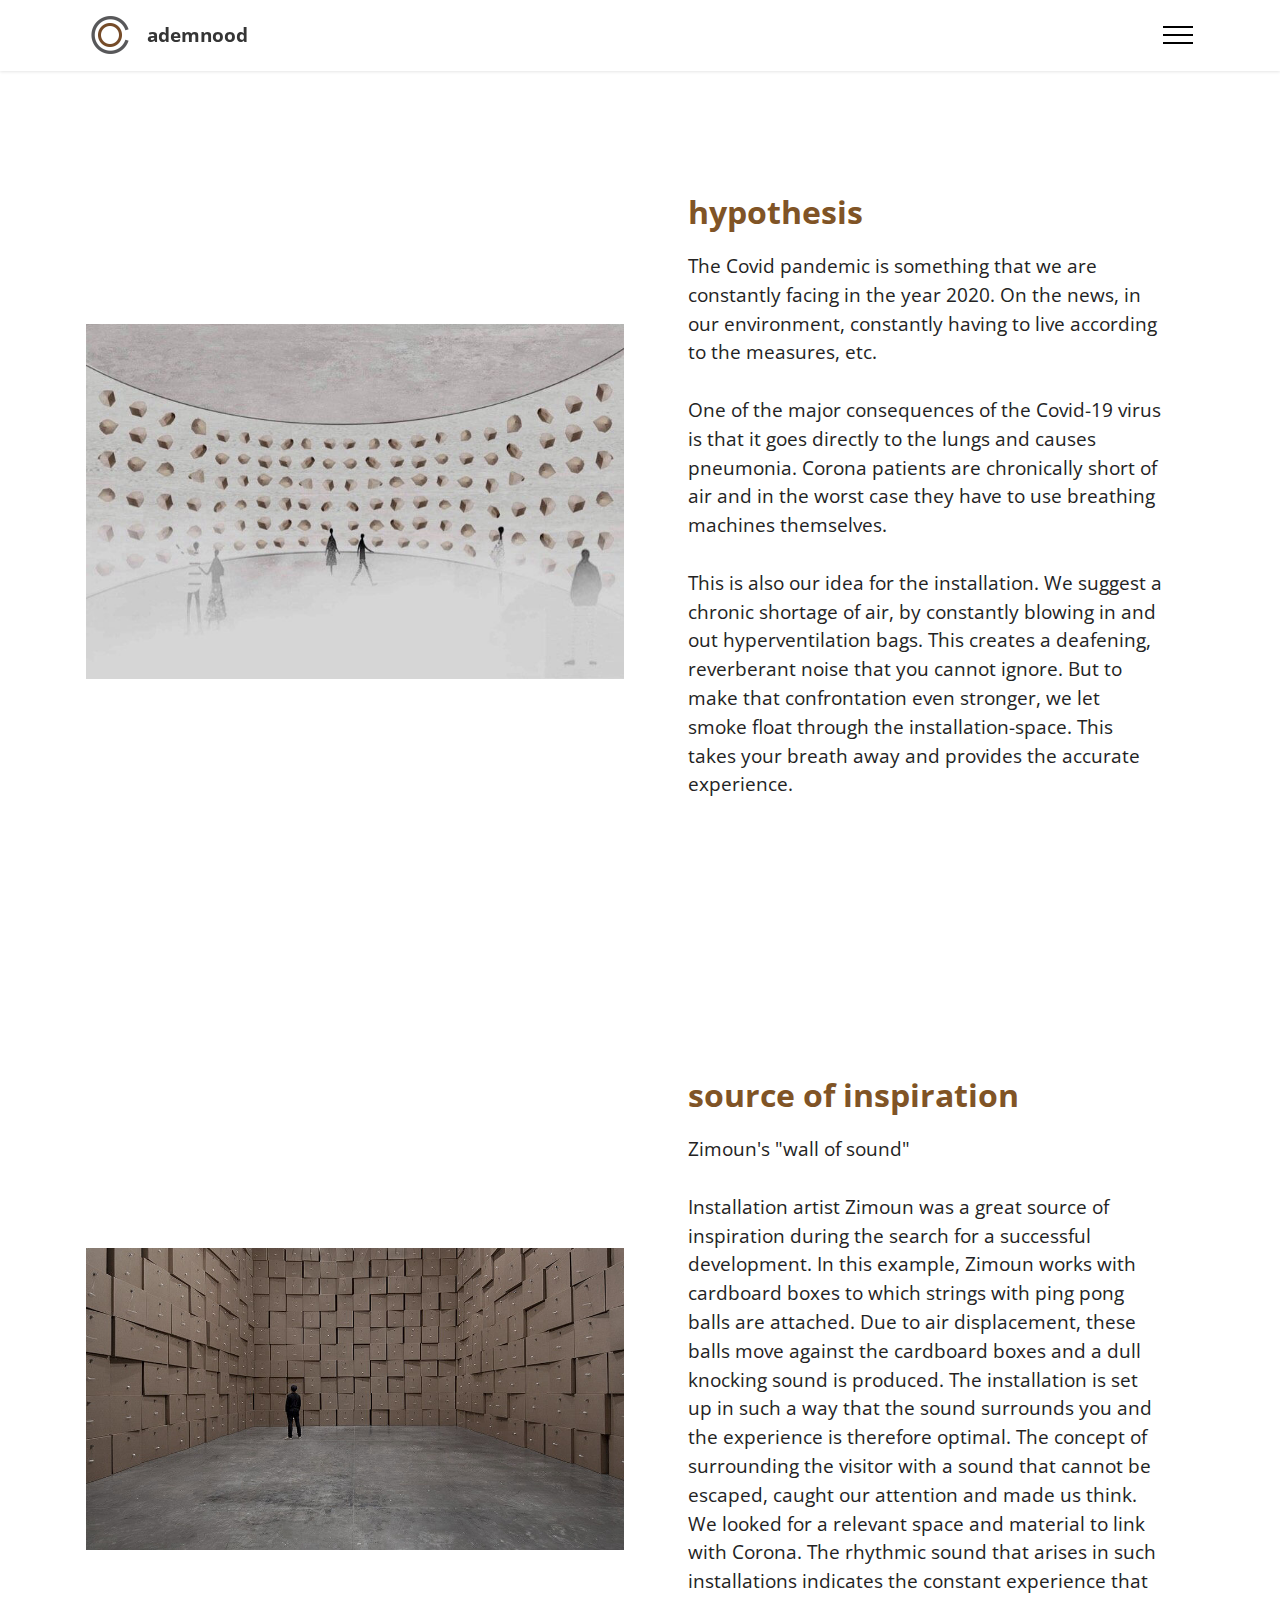
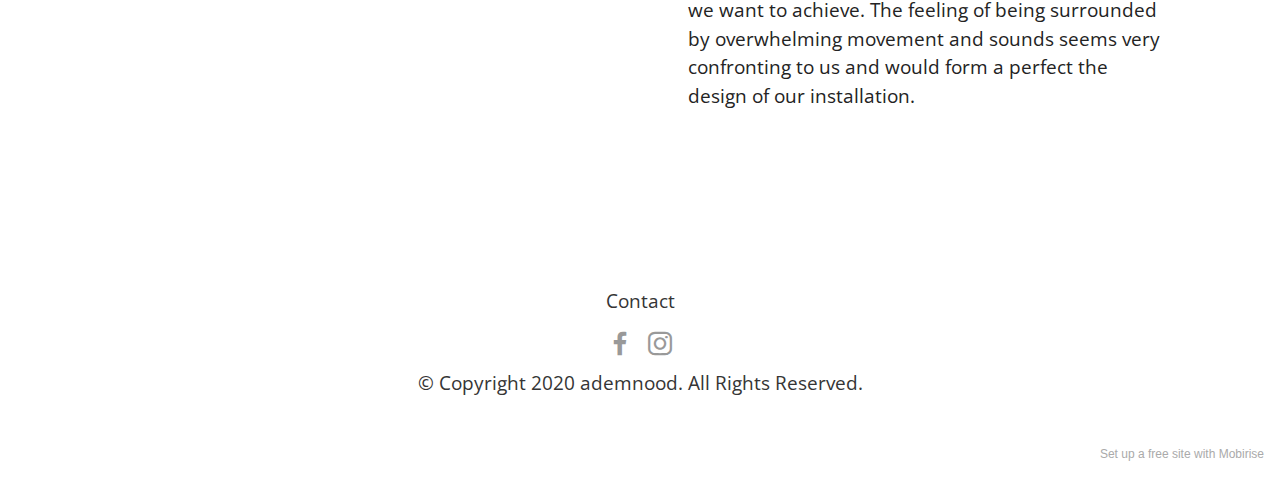
<file: page7.html>
<!DOCTYPE html>
<html  >
<head>
  <!-- Site made with Mobirise Website Builder v5.2.0, https://mobirise.com -->
  <meta charset="UTF-8">
  <meta http-equiv="X-UA-Compatible" content="IE=edge">
  <meta name="generator" content="Mobirise v5.2.0, mobirise.com">
  <meta name="viewport" content="width=device-width, initial-scale=1, minimum-scale=1">
  <link rel="shortcut icon" href="assets/images/logo-b11artboard-52x-96x96.png" type="image/x-icon">
  <meta name="description" content="">
  
  
  <title>Katern C</title>
  <link rel="stylesheet" href="assets/tether/tether.min.css">
  <link rel="stylesheet" href="assets/bootstrap/css/bootstrap.min.css">
  <link rel="stylesheet" href="assets/bootstrap/css/bootstrap-grid.min.css">
  <link rel="stylesheet" href="assets/bootstrap/css/bootstrap-reboot.min.css">
  <link rel="stylesheet" href="assets/dropdown/css/style.css">
  <link rel="stylesheet" href="assets/socicon/css/styles.css">
  <link rel="stylesheet" href="assets/theme/css/style.css">
  <link rel="preload" as="style" href="assets/mobirise/css/mbr-additional.css"><link rel="stylesheet" href="assets/mobirise/css/mbr-additional.css" type="text/css">
  
  
  
  
</head>
<body>
  
  <section class="menu menu2 cid-skQhzaKQlz" once="menu" id="menu2-47">
    
    <nav class="navbar navbar-dropdown navbar-fixed-top collapsed">
        <div class="container">
            <div class="navbar-brand">
                <span class="navbar-logo">
                    <a href="https://mobiri.se">
                        <img src="assets/images/logo-b11artboard-52x-96x96.png" alt="Mobirise" style="height: 3rem;">
                    </a>
                </span>
                <span class="navbar-caption-wrap"><a class="navbar-caption text-primary display-7" href="index.html">ademnood</a></span>
            </div>
            <button class="navbar-toggler" type="button" data-toggle="collapse" data-target="#navbarSupportedContent" aria-controls="navbarNavAltMarkup" aria-expanded="false" aria-label="Toggle navigation">
                <div class="hamburger">
                    <span></span>
                    <span></span>
                    <span></span>
                    <span></span>
                </div>
            </button>
            <div class="collapse navbar-collapse" id="navbarSupportedContent">
                <ul class="navbar-nav nav-dropdown nav-right" data-app-modern-menu="true"><li class="nav-item"><a class="nav-link link text-black text-primary display-4" href="page10.html">proces</a></li>
                    <li class="nav-item"><a class="nav-link link text-black text-primary display-4" href="page9.html">
                            concept</a></li>
                    <li class="nav-item"><a class="nav-link link text-black text-primary display-4" href="page1.html">result</a>
                    </li><li class="nav-item"><a class="nav-link link text-black text-primary display-4" href="page4.html">team</a></li><li class="nav-item"><a class="nav-link link text-black text-primary display-4" href="page2.html">location</a></li><li class="nav-item"><a class="nav-link link text-black text-primary display-4" href="page12.html">contact</a></li></ul>
                <div class="icons-menu">
                    <a class="iconfont-wrapper" href="https://www.facebook.com/Constante-Confrontatie-103755984905448/?tn-str=k*F" target="_blank">
                        <span class="p-2 mbr-iconfont socicon-facebook socicon"></span>
                    </a>
                    <a class="iconfont-wrapper" href="https://www.instagram.com/ademnood.art/" target="_blank">
                        <span class="p-2 mbr-iconfont socicon-instagram socicon" style="color: rgb(187, 187, 187); fill: rgb(187, 187, 187);"></span>
                    </a>
                    
                    
                </div>
                
            </div>
        </div>
    </nav>
</section>

<section class="image1 cid-si37wPCbVW" id="image1-21">
    

    

    <div class="container">
        <div class="row align-items-center">
            <div class="col-12 col-lg-6">
                <div class="image-wrapper">
                    <img src="assets/images/foto-26-750x496.jpg" alt="Mobirise">
                    
                </div>
            </div>
            <div class="col-12 col-lg">
                <div class="text-wrapper">
                    <h3 class="mbr-section-title mbr-fonts-style mb-3 display-5"><strong>hypothesis</strong></h3>
                    <p class="mbr-text mbr-fonts-style display-7">The Covid pandemic is something that we are constantly facing in the year 2020. On the news, in our environment, constantly having to live according to the measures, etc. <br><br>One of the major consequences of the Covid-19 virus is that it goes directly to the lungs and causes pneumonia. Corona patients are chronically short of air and in the worst case they have to use breathing machines themselves. <br><br>This is also our idea for the installation. We suggest a chronic shortage of air, by constantly blowing in and out hyperventilation bags. This creates a deafening, reverberant noise that you cannot ignore. But to make that confrontation even stronger, we let smoke float through the installation-space. This takes your breath away and provides the accurate experience.&nbsp;</p>
                </div>
            </div>
        </div>
    </div>
</section>

<section class="image1 cid-sj8qwWX9vV" id="image1-3i">
    

    

    <div class="container">
        <div class="row align-items-center">
            <div class="col-12 col-lg-6">
                <div class="image-wrapper">
                    <img src="assets/images/foto-27.1-960x540.jpg" alt="Mobirise">
                    
                </div>
            </div>
            <div class="col-12 col-lg">
                <div class="text-wrapper">
                    <h3 class="mbr-section-title mbr-fonts-style mb-3 display-5"><strong>source of inspiration</strong></h3>
                    <p class="mbr-text mbr-fonts-style display-7">Zimoun's "wall of sound"<br><br>Installation artist Zimoun was a great source of inspiration during the search for a successful development. In this example, Zimoun works with cardboard boxes to which strings with ping pong balls are attached. Due to air displacement, these balls move against the cardboard boxes and a dull knocking sound is produced. The installation is set up in such a way that the sound surrounds you and the experience is therefore optimal. The concept of surrounding the visitor with a sound that cannot be escaped, caught our attention and made us think. We looked for a relevant space and material to link with Corona. The rhythmic sound that arises in such installations indicates the constant experience that we want to achieve. The feeling of being surrounded by overwhelming movement and sounds seems very confronting to us and would form a perfect the design of our installation.</p>
                </div>
            </div>
        </div>
    </div>
</section>

<section class="footer3 cid-shlRQKzW8U" once="footers" id="footer3-18">

    

    

    <div class="container">
        <div class="media-container-row align-center mbr-white">
            <div class="row row-links">
                <ul class="foot-menu">
                    
                    
                    
                    
                    
                <li class="foot-menu-item mbr-fonts-style display-7"><a href="page2.html" class="text-primary">Contact</a></li></ul>
            </div>
            <div class="row social-row">
                <div class="social-list align-right pb-2">
                    
                    
                    
                    
                    
                    
                <div class="soc-item">
                        <a href="https://www.facebook.com/Constante-Confrontatie-103755984905448/?tn-str=k*F" target="_blank">
                            <span class="mbr-iconfont mbr-iconfont-social socicon-facebook socicon" style="color: rgb(53, 53, 53); fill: rgb(53, 53, 53);"></span>
                        </a>
                    </div><div class="soc-item">
                        <a href="https://www.instagram.com/ademnood.art/" target="_blank">
                            <span class="mbr-iconfont mbr-iconfont-social socicon-instagram socicon" style="color: rgb(53, 53, 53); fill: rgb(53, 53, 53);"></span>
                        </a>
                    </div></div>
            </div>
            <div class="row row-copirayt">
                <p class="mbr-text mb-0 mbr-fonts-style mbr-white align-center display-7">
                    © Copyright 2020 ademnood. All Rights Reserved.
                </p>
            </div>
        </div>
    </div>
</section><section style="background-color: #fff; font-family: -apple-system, BlinkMacSystemFont, 'Segoe UI', 'Roboto', 'Helvetica Neue', Arial, sans-serif; color:#aaa; font-size:12px; padding: 0; align-items: center; display: flex;"><a href="https://mobirise.site/t" style="flex: 1 1; height: 3rem; padding-left: 1rem;"></a><p style="flex: 0 0 auto; margin:0; padding-right:1rem;">Set up a free <a href="https://mobirise.site/y" style="color:#aaa;">site</a> with Mobirise</p></section><script src="assets/web/assets/jquery/jquery.min.js"></script>  <script src="assets/popper/popper.min.js"></script>  <script src="assets/tether/tether.min.js"></script>  <script src="assets/bootstrap/js/bootstrap.min.js"></script>  <script src="assets/smoothscroll/smooth-scroll.js"></script>  <script src="assets/dropdown/js/nav-dropdown.js"></script>  <script src="assets/dropdown/js/navbar-dropdown.js"></script>  <script src="assets/touchswipe/jquery.touch-swipe.min.js"></script>  <script src="assets/theme/js/script.js"></script>  
  
  
</body>
</html>
</file>
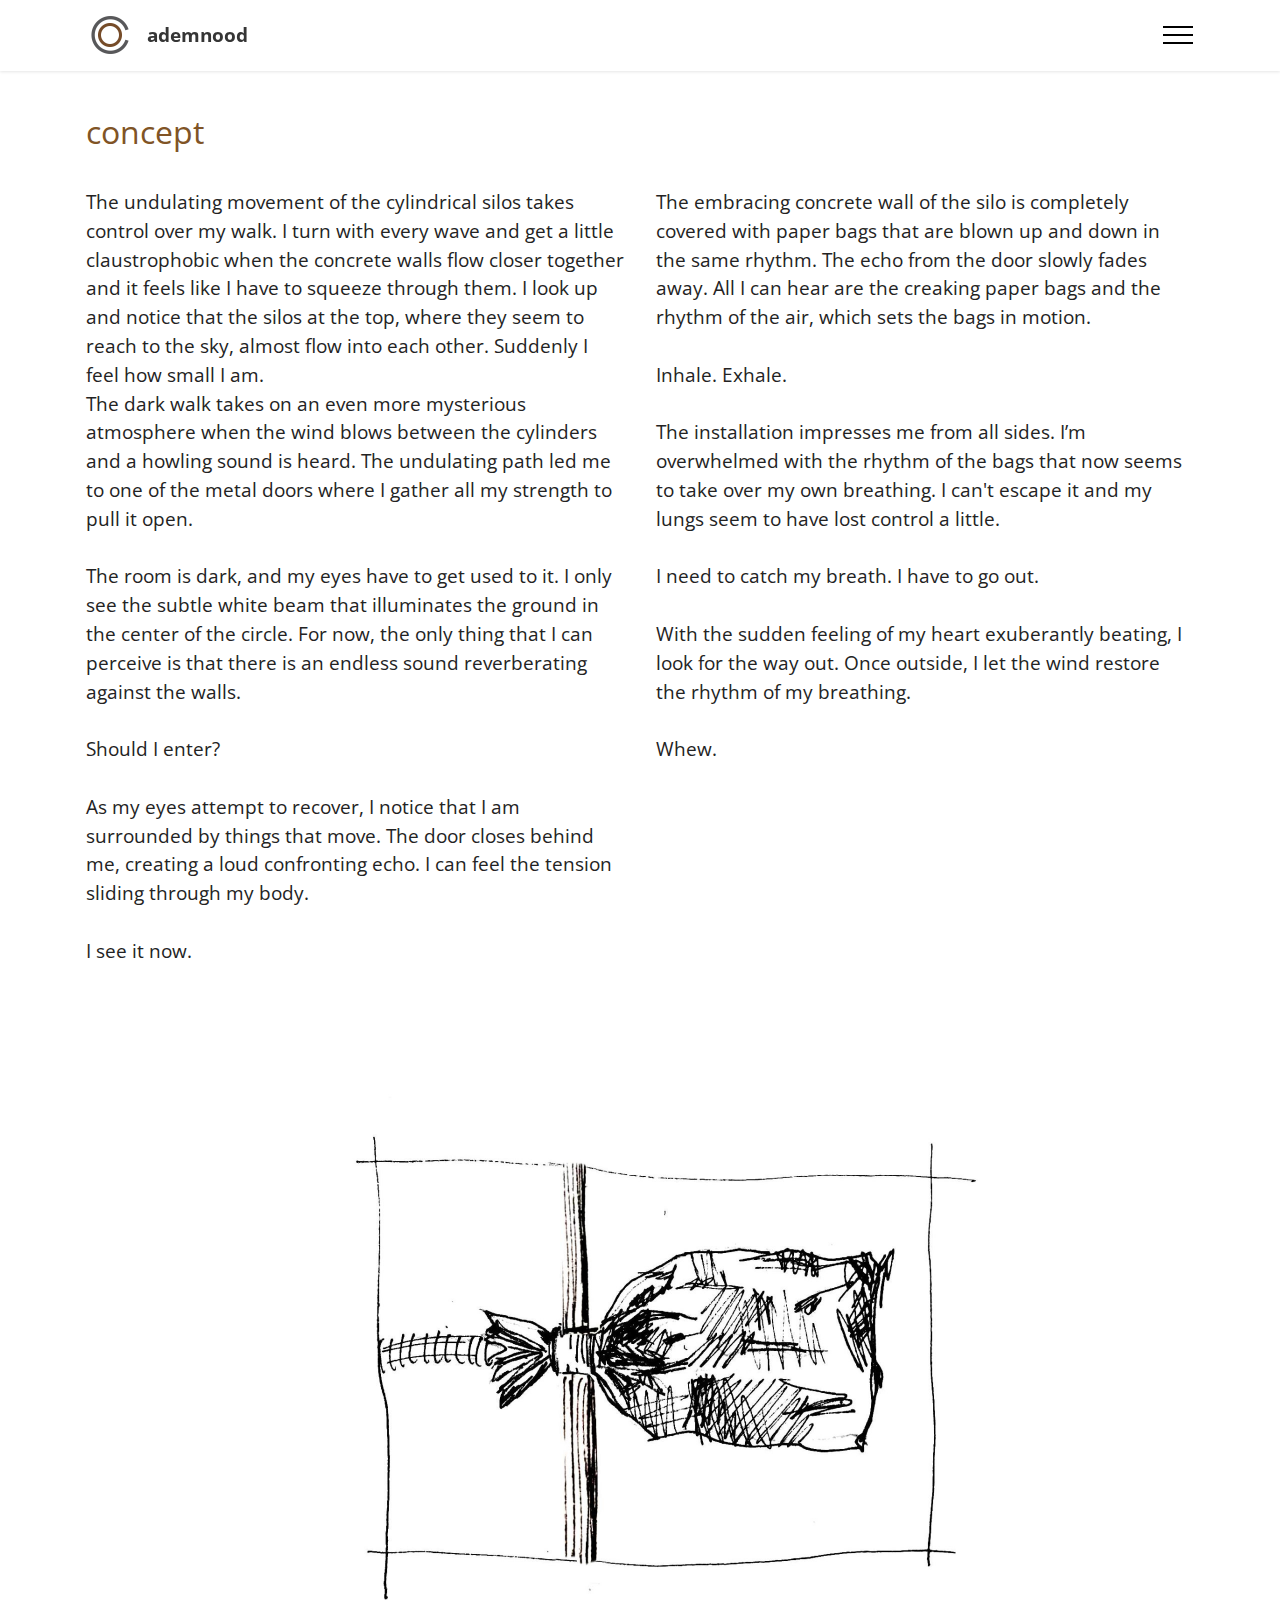
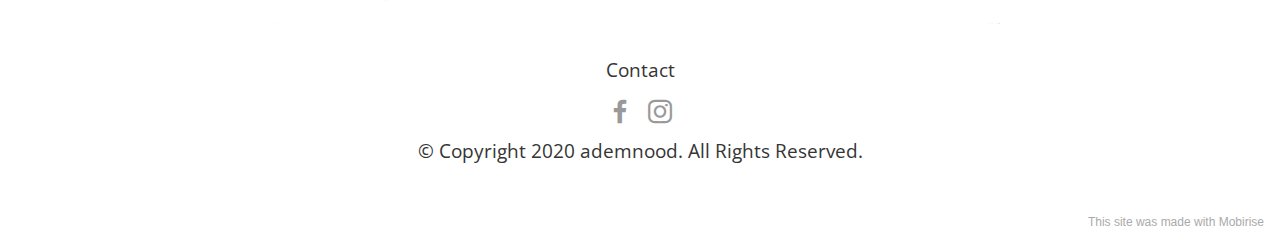
<file: page9.html>
<!DOCTYPE html>
<html  >
<head>
  <!-- Site made with Mobirise Website Builder v5.2.0, https://mobirise.com -->
  <meta charset="UTF-8">
  <meta http-equiv="X-UA-Compatible" content="IE=edge">
  <meta name="generator" content="Mobirise v5.2.0, mobirise.com">
  <meta name="viewport" content="width=device-width, initial-scale=1, minimum-scale=1">
  <link rel="shortcut icon" href="assets/images/logo-b11artboard-52x-96x96.png" type="image/x-icon">
  <meta name="description" content="">
  
  
  <title>Concept</title>
  <link rel="stylesheet" href="assets/tether/tether.min.css">
  <link rel="stylesheet" href="assets/bootstrap/css/bootstrap.min.css">
  <link rel="stylesheet" href="assets/bootstrap/css/bootstrap-grid.min.css">
  <link rel="stylesheet" href="assets/bootstrap/css/bootstrap-reboot.min.css">
  <link rel="stylesheet" href="assets/dropdown/css/style.css">
  <link rel="stylesheet" href="assets/socicon/css/styles.css">
  <link rel="stylesheet" href="assets/theme/css/style.css">
  <link rel="preload" as="style" href="assets/mobirise/css/mbr-additional.css"><link rel="stylesheet" href="assets/mobirise/css/mbr-additional.css" type="text/css">
  
  
  
  
</head>
<body>
  
  <section class="menu menu2 cid-skQhzaKQlz" once="menu" id="menu2-47">
    
    <nav class="navbar navbar-dropdown navbar-fixed-top collapsed">
        <div class="container">
            <div class="navbar-brand">
                <span class="navbar-logo">
                    <a href="https://mobiri.se">
                        <img src="assets/images/logo-b11artboard-52x-96x96.png" alt="Mobirise" style="height: 3rem;">
                    </a>
                </span>
                <span class="navbar-caption-wrap"><a class="navbar-caption text-primary display-7" href="index.html">ademnood</a></span>
            </div>
            <button class="navbar-toggler" type="button" data-toggle="collapse" data-target="#navbarSupportedContent" aria-controls="navbarNavAltMarkup" aria-expanded="false" aria-label="Toggle navigation">
                <div class="hamburger">
                    <span></span>
                    <span></span>
                    <span></span>
                    <span></span>
                </div>
            </button>
            <div class="collapse navbar-collapse" id="navbarSupportedContent">
                <ul class="navbar-nav nav-dropdown nav-right" data-app-modern-menu="true"><li class="nav-item"><a class="nav-link link text-black text-primary display-4" href="page10.html">proces</a></li>
                    <li class="nav-item"><a class="nav-link link text-black text-primary display-4" href="page9.html">
                            concept</a></li>
                    <li class="nav-item"><a class="nav-link link text-black text-primary display-4" href="page1.html">result</a>
                    </li><li class="nav-item"><a class="nav-link link text-black text-primary display-4" href="page4.html">team</a></li><li class="nav-item"><a class="nav-link link text-black text-primary display-4" href="page2.html">location</a></li><li class="nav-item"><a class="nav-link link text-black text-primary display-4" href="page12.html">contact</a></li></ul>
                <div class="icons-menu">
                    <a class="iconfont-wrapper" href="https://www.facebook.com/Constante-Confrontatie-103755984905448/?tn-str=k*F" target="_blank">
                        <span class="p-2 mbr-iconfont socicon-facebook socicon"></span>
                    </a>
                    <a class="iconfont-wrapper" href="https://www.instagram.com/ademnood.art/" target="_blank">
                        <span class="p-2 mbr-iconfont socicon-instagram socicon" style="color: rgb(187, 187, 187); fill: rgb(187, 187, 187);"></span>
                    </a>
                    
                    
                </div>
                
            </div>
        </div>
    </nav>
</section>

<section class="content10 cid-skQKXJZBVW" id="content10-4h">
    
    <div class="container">
        <div class="row justify-content-center">
            <div class="col-12 col-md">
                
                <h6 class="mbr-section-subtitle mbr-fonts-style mb-4 display-5">
                    concept</h6>
            </div>
            <div class="col-md-12 col-lg-4">
                <p class="mbr-text mbr-fonts-style display-7"></p>
            </div>
        </div>
    </div>
</section>

<section class="content10 cid-skQK1ZOJQb" id="content10-4d">
    
    <div class="container">
        <div class="row justify-content-center">
            <div class="col-12 col-md">
                
                <h6 class="mbr-section-subtitle mbr-fonts-style mb-4 display-7">The undulating movement of the cylindrical silos takes control over my walk. I turn with every wave and get a little claustrophobic when the concrete walls flow closer together and it feels like I have to squeeze through them. I look up and notice that the silos at the top, where they seem to reach to the sky, almost flow into each other. Suddenly I feel how small I am.&nbsp;<div>The dark walk takes on an even more mysterious atmosphere when the wind blows between the cylinders and a howling sound is heard. The undulating path led me to one of the metal doors where I gather all my strength to pull it open.&nbsp;</div><div><br></div><div>The room is dark, and my eyes have to get used to it. I only see the subtle white beam that illuminates the ground in the center of the circle. For now, the only thing that I can perceive is that there is an endless sound reverberating against the walls.&nbsp;</div><div><br></div><div>Should I enter?&nbsp;</div><br><div>As my eyes attempt to recover, I notice that I am surrounded by things that move. The door closes behind me, creating a loud confronting echo. I can feel the tension sliding through my body.&nbsp;</div><div><br></div><div>I see it now.&nbsp;</div></h6>
            </div>
            <div class="col-md-12 col-lg-6">
                <p class="mbr-text mbr-fonts-style display-7">The embracing concrete wall of the silo is completely covered with paper bags that are blown up and down in the same rhythm. The echo from the door slowly fades away. All I can hear are the creaking paper bags and the rhythm of the air, which sets the bags in motion. <br><br>Inhale. Exhale. <br><br>The installation impresses me from all sides. I’m overwhelmed with the rhythm of the bags that now seems to take over my own breathing. I can't escape it and my lungs seem to have lost control a little. <br><br>I need to catch my breath. I have to go out. <br><br>With the sudden feeling of my heart exuberantly beating, I look for the way out. Once outside, I let the wind restore the rhythm of my breathing. <br><br>Whew.&nbsp;&nbsp;</p>
            </div>
        </div>
    </div>
</section>

<section class="image3 cid-skimcW2Kjy" id="image3-45">
    

    

    <div class="container">
        <div class="row justify-content-center">
            <div class="col-12 col-lg-8">
                <div class="image-wrapper">
                    <img src="assets/images/zakje-conceptbeeld-1456x1092.jpg" alt="Mobirise">
                    
                </div>
            </div>
        </div>
    </div>
</section>

<section class="footer3 cid-shlRQKzW8U" once="footers" id="footer3-25">

    

    

    <div class="container">
        <div class="media-container-row align-center mbr-white">
            <div class="row row-links">
                <ul class="foot-menu">
                    
                    
                    
                    
                    
                <li class="foot-menu-item mbr-fonts-style display-7"><a href="page2.html" class="text-primary">Contact</a></li></ul>
            </div>
            <div class="row social-row">
                <div class="social-list align-right pb-2">
                    
                    
                    
                    
                    
                    
                <div class="soc-item">
                        <a href="https://www.facebook.com/Constante-Confrontatie-103755984905448/?tn-str=k*F" target="_blank">
                            <span class="mbr-iconfont mbr-iconfont-social socicon-facebook socicon" style="color: rgb(53, 53, 53); fill: rgb(53, 53, 53);"></span>
                        </a>
                    </div><div class="soc-item">
                        <a href="https://www.instagram.com/ademnood.art/" target="_blank">
                            <span class="mbr-iconfont mbr-iconfont-social socicon-instagram socicon" style="color: rgb(53, 53, 53); fill: rgb(53, 53, 53);"></span>
                        </a>
                    </div></div>
            </div>
            <div class="row row-copirayt">
                <p class="mbr-text mb-0 mbr-fonts-style mbr-white align-center display-7">
                    © Copyright 2020 ademnood. All Rights Reserved.
                </p>
            </div>
        </div>
    </div>
</section><section style="background-color: #fff; font-family: -apple-system, BlinkMacSystemFont, 'Segoe UI', 'Roboto', 'Helvetica Neue', Arial, sans-serif; color:#aaa; font-size:12px; padding: 0; align-items: center; display: flex;"><a href="https://mobirise.site/q" style="flex: 1 1; height: 3rem; padding-left: 1rem;"></a><p style="flex: 0 0 auto; margin:0; padding-right:1rem;"><a href="https://mobirise.site/c" style="color:#aaa;">This</a> site was made with Mobirise</p></section><script src="assets/web/assets/jquery/jquery.min.js"></script>  <script src="assets/popper/popper.min.js"></script>  <script src="assets/tether/tether.min.js"></script>  <script src="assets/bootstrap/js/bootstrap.min.js"></script>  <script src="assets/smoothscroll/smooth-scroll.js"></script>  <script src="assets/dropdown/js/nav-dropdown.js"></script>  <script src="assets/dropdown/js/navbar-dropdown.js"></script>  <script src="assets/touchswipe/jquery.touch-swipe.min.js"></script>  <script src="assets/theme/js/script.js"></script>  
  
  
</body>
</html>
</file>
<file: assets/web/assets/mobirise-icons2/mobirise2.css>
@font-face {
  font-family: 'Moririse2';
  font-display: swap;
  src:  url('mobirise2.eot?f2bix4');
  src:  url('mobirise2.eot?f2bix4#iefix') format('embedded-opentype'),
    url('mobirise2.ttf?f2bix4') format('truetype'),
    url('mobirise2.woff?f2bix4') format('woff'),
    url('mobirise2.svg?f2bix4#mobirise2') format('svg');
  font-weight: normal;
  font-style: normal;
}

[class^="mobi-"], [class*=" mobi-"] {
  /* use !important to prevent issues with browser extensions that change fonts */
  font-family: 'Moririse2' !important;
  speak: none;
  font-style: normal;
  font-weight: normal;
  font-variant: normal;
  text-transform: none;
  line-height: 1;

  /* Better Font Rendering =========== */
  -webkit-font-smoothing: antialiased;
  -moz-osx-font-smoothing: grayscale;
}

.mobi-mbri-add-submenu:before {
  content: "\e900";
}
.mobi-mbri-alert:before {
  content: "\e901";
}
.mobi-mbri-align-center:before {
  content: "\e902";
}
.mobi-mbri-align-justify:before {
  content: "\e903";
}
.mobi-mbri-align-left:before {
  content: "\e904";
}
.mobi-mbri-align-right:before {
  content: "\e905";
}
.mobi-mbri-android:before {
  content: "\e906";
}
.mobi-mbri-apple:before {
  content: "\e907";
}
.mobi-mbri-arrow-down:before {
  content: "\e908";
}
.mobi-mbri-arrow-next:before {
  content: "\e909";
}
.mobi-mbri-arrow-prev:before {
  content: "\e90a";
}
.mobi-mbri-arrow-up:before {
  content: "\e90b";
}
.mobi-mbri-bold:before {
  content: "\e90c";
}
.mobi-mbri-bookmark:before {
  content: "\e90d";
}
.mobi-mbri-bootstrap:before {
  content: "\e90e";
}
.mobi-mbri-briefcase:before {
  content: "\e90f";
}
.mobi-mbri-browse:before {
  content: "\e910";
}
.mobi-mbri-bulleted-list:before {
  content: "\e911";
}
.mobi-mbri-calendar:before {
  content: "\e912";
}
.mobi-mbri-camera:before {
  content: "\e913";
}
.mobi-mbri-cart-add:before {
  content: "\e914";
}
.mobi-mbri-cart-full:before {
  content: "\e915";
}
.mobi-mbri-cash:before {
  content: "\e916";
}
.mobi-mbri-change-style:before {
  content: "\e917";
}
.mobi-mbri-chat:before {
  content: "\e918";
}
.mobi-mbri-clock:before {
  content: "\e919";
}
.mobi-mbri-close:before {
  content: "\e91a";
}
.mobi-mbri-cloud:before {
  content: "\e91b";
}
.mobi-mbri-code:before {
  content: "\e91c";
}
.mobi-mbri-contact-form:before {
  content: "\e91d";
}
.mobi-mbri-credit-card:before {
  content: "\e91e";
}
.mobi-mbri-cursor-click:before {
  content: "\e91f";
}
.mobi-mbri-cust-feedback:before {
  content: "\e920";
}
.mobi-mbri-database:before {
  content: "\e921";
}
.mobi-mbri-delivery:before {
  content: "\e922";
}
.mobi-mbri-desktop:before {
  content: "\e923";
}
.mobi-mbri-devices:before {
  content: "\e924";
}
.mobi-mbri-down:before {
  content: "\e925";
}
.mobi-mbri-download-2:before {
  content: "\e926";
}
.mobi-mbri-download:before {
  content: "\e927";
}
.mobi-mbri-drag-n-drop-2:before {
  content: "\e928";
}
.mobi-mbri-drag-n-drop:before {
  content: "\e929";
}
.mobi-mbri-edit-2:before {
  content: "\e92a";
}
.mobi-mbri-edit:before {
  content: "\e92b";
}
.mobi-mbri-error:before {
  content: "\e92c";
}
.mobi-mbri-extension:before {
  content: "\e92d";
}
.mobi-mbri-features:before {
  content: "\e92e";
}
.mobi-mbri-file:before {
  content: "\e92f";
}
.mobi-mbri-flag:before {
  content: "\e930";
}
.mobi-mbri-folder:before {
  content: "\e931";
}
.mobi-mbri-gift:before {
  content: "\e932";
}
.mobi-mbri-github:before {
  content: "\e933";
}
.mobi-mbri-globe-2:before {
  content: "\e934";
}
.mobi-mbri-globe:before {
  content: "\e935";
}
.mobi-mbri-growing-chart:before {
  content: "\e936";
}
.mobi-mbri-hearth:before {
  content: "\e937";
}
.mobi-mbri-help:before {
  content: "\e938";
}
.mobi-mbri-home:before {
  content: "\e939";
}
.mobi-mbri-hot-cup:before {
  content: "\e93a";
}
.mobi-mbri-idea:before {
  content: "\e93b";
}
.mobi-mbri-image-gallery:before {
  content: "\e93c";
}
.mobi-mbri-image-slider:before {
  content: "\e93d";
}
.mobi-mbri-info:before {
  content: "\e93e";
}
.mobi-mbri-italic:before {
  content: "\e93f";
}
.mobi-mbri-key:before {
  content: "\e940";
}
.mobi-mbri-laptop:before {
  content: "\e941";
}
.mobi-mbri-layers:before {
  content: "\e942";
}
.mobi-mbri-left-right:before {
  content: "\e943";
}
.mobi-mbri-left:before {
  content: "\e944";
}
.mobi-mbri-letter:before {
  content: "\e945";
}
.mobi-mbri-like:before {
  content: "\e946";
}
.mobi-mbri-link:before {
  content: "\e947";
}
.mobi-mbri-lock:before {
  content: "\e948";
}
.mobi-mbri-login:before {
  content: "\e949";
}
.mobi-mbri-logout:before {
  content: "\e94a";
}
.mobi-mbri-magic-stick:before {
  content: "\e94b";
}
.mobi-mbri-map-pin:before {
  content: "\e94c";
}
.mobi-mbri-menu:before {
  content: "\e94d";
}
.mobi-mbri-mobile-2:before {
  content: "\e94e";
}
.mobi-mbri-mobile-horizontal:before {
  content: "\e94f";
}
.mobi-mbri-mobile:before {
  content: "\e950";
}
.mobi-mbri-mobirise:before {
  content: "\e951";
}
.mobi-mbri-more-horizontal:before {
  content: "\e952";
}
.mobi-mbri-more-vertical:before {
  content: "\e953";
}
.mobi-mbri-music:before {
  content: "\e954";
}
.mobi-mbri-new-file:before {
  content: "\e955";
}
.mobi-mbri-numbered-list:before {
  content: "\e956";
}
.mobi-mbri-opened-folder:before {
  content: "\e957";
}
.mobi-mbri-pages:before {
  content: "\e958";
}
.mobi-mbri-paper-plane:before {
  content: "\e959";
}
.mobi-mbri-paperclip:before {
  content: "\e95a";
}
.mobi-mbri-phone:before {
  content: "\e95b";
}
.mobi-mbri-photo:before {
  content: "\e95c";
}
.mobi-mbri-photos:before {
  content: "\e95d";
}
.mobi-mbri-pin:before {
  content: "\e95e";
}
.mobi-mbri-play:before {
  content: "\e95f";
}
.mobi-mbri-plus:before {
  content: "\e960";
}
.mobi-mbri-preview:before {
  content: "\e961";
}
.mobi-mbri-print:before {
  content: "\e962";
}
.mobi-mbri-protect:before {
  content: "\e963";
}
.mobi-mbri-question:before {
  content: "\e964";
}
.mobi-mbri-quote-left:before {
  content: "\e965";
}
.mobi-mbri-quote-right:before {
  content: "\e966";
}
.mobi-mbri-redo:before {
  content: "\e967";
}
.mobi-mbri-refresh:before {
  content: "\e968";
}
.mobi-mbri-responsive-2:before {
  content: "\e969";
}
.mobi-mbri-responsive:before {
  content: "\e96a";
}
.mobi-mbri-right:before {
  content: "\e96b";
}
.mobi-mbri-rocket:before {
  content: "\e96c";
}
.mobi-mbri-sad-face:before {
  content: "\e96d";
}
.mobi-mbri-sale:before {
  content: "\e96e";
}
.mobi-mbri-save:before {
  content: "\e96f";
}
.mobi-mbri-search:before {
  content: "\e970";
}
.mobi-mbri-setting-2:before {
  content: "\e971";
}
.mobi-mbri-setting-3:before {
  content: "\e972";
}
.mobi-mbri-setting:before {
  content: "\e973";
}
.mobi-mbri-share:before {
  content: "\e974";
}
.mobi-mbri-shopping-bag:before {
  content: "\e975";
}
.mobi-mbri-shopping-basket:before {
  content: "\e976";
}
.mobi-mbri-shopping-cart:before {
  content: "\e977";
}
.mobi-mbri-sites:before {
  content: "\e978";
}
.mobi-mbri-smile-face:before {
  content: "\e979";
}
.mobi-mbri-speed:before {
  content: "\e97a";
}
.mobi-mbri-star:before {
  content: "\e97b";
}
.mobi-mbri-success:before {
  content: "\e97c";
}
.mobi-mbri-sun:before {
  content: "\e97d";
}
.mobi-mbri-sun2:before {
  content: "\e97e";
}
.mobi-mbri-tablet-vertical:before {
  content: "\e97f";
}
.mobi-mbri-tablet:before {
  content: "\e980";
}
.mobi-mbri-target:before {
  content: "\e981";
}
.mobi-mbri-timer:before {
  content: "\e982";
}
.mobi-mbri-to-ftp:before {
  content: "\e983";
}
.mobi-mbri-to-local-drive:before {
  content: "\e984";
}
.mobi-mbri-touch-swipe:before {
  content: "\e985";
}
.mobi-mbri-touch:before {
  content: "\e986";
}
.mobi-mbri-trash:before {
  content: "\e987";
}
.mobi-mbri-underline:before {
  content: "\e988";
}
.mobi-mbri-undo:before {
  content: "\e989";
}
.mobi-mbri-unlink:before {
  content: "\e98a";
}
.mobi-mbri-unlock:before {
  content: "\e98b";
}
.mobi-mbri-up-down:before {
  content: "\e98c";
}
.mobi-mbri-up:before {
  content: "\e98d";
}
.mobi-mbri-update:before {
  content: "\e98e";
}
.mobi-mbri-upload-2:before {
  content: "\e98f";
}
.mobi-mbri-upload:before {
  content: "\e990";
}
.mobi-mbri-user-2:before {
  content: "\e991";
}
.mobi-mbri-user:before {
  content: "\e992";
}
.mobi-mbri-users:before {
  content: "\e993";
}
.mobi-mbri-video-play:before {
  content: "\e994";
}
.mobi-mbri-video:before {
  content: "\e995";
}
.mobi-mbri-watch:before {
  content: "\e996";
}
.mobi-mbri-website-theme-2:before {
  content: "\e997";
}
.mobi-mbri-website-theme:before {
  content: "\e998";
}
.mobi-mbri-wifi:before {
  content: "\e999";
}
.mobi-mbri-windows:before {
  content: "\e99a";
}
.mobi-mbri-zoom-in:before {
  content: "\e99b";
}
.mobi-mbri-zoom-out:before {
  content: "\e99c";
}
</file>
<file: assets/dropdown/css/style.css>
.navbar-dropdown {
  left: 0;
  padding: 0;
  position: absolute;
  right: 0;
  top: 0;
  transition: all 0.45s ease;
  z-index: 1030;
  background: #282828; }
  .navbar-dropdown .navbar-logo {
    margin-right: 0.8rem;
    transition: margin 0.3s ease-in-out;
    vertical-align: middle; }
    .navbar-dropdown .navbar-logo img {
      height: 3.125rem;
      transition: all 0.3s ease-in-out; }
    .navbar-dropdown .navbar-logo.mbr-iconfont {
      font-size: 3.125rem;
      line-height: 3.125rem; }
  .navbar-dropdown .navbar-caption {
    font-weight: 700;
    white-space: normal;
    vertical-align: -4px;
    line-height: 3.125rem !important; }
    .navbar-dropdown .navbar-caption, .navbar-dropdown .navbar-caption:hover {
      color: inherit;
      text-decoration: none; }
  .navbar-dropdown .mbr-iconfont + .navbar-caption {
    vertical-align: -1px; }
  .navbar-dropdown.navbar-fixed-top {
    position: fixed; }
  .navbar-dropdown .navbar-brand span {
    vertical-align: -4px; }
  .navbar-dropdown.bg-color.transparent {
    background: none; }
  .navbar-dropdown.navbar-short .navbar-brand {
    padding: 0.625rem 0; }
    .navbar-dropdown.navbar-short .navbar-brand span {
      vertical-align: -1px; }
  .navbar-dropdown.navbar-short .navbar-caption {
    line-height: 2.375rem !important;
    vertical-align: -2px; }
  .navbar-dropdown.navbar-short .navbar-logo {
    margin-right: 0.5rem; }
    .navbar-dropdown.navbar-short .navbar-logo img {
      height: 2.375rem; }
    .navbar-dropdown.navbar-short .navbar-logo.mbr-iconfont {
      font-size: 2.375rem;
      line-height: 2.375rem; }
  .navbar-dropdown.navbar-short .mbr-table-cell {
    height: 3.625rem; }
  .navbar-dropdown .navbar-close {
    left: 0.6875rem;
    position: fixed;
    top: 0.75rem;
    z-index: 1000; }
  .navbar-dropdown .hamburger-icon {
    content: "";
    display: inline-block;
    vertical-align: middle;
    width: 16px;
    -webkit-box-shadow: 0 -6px 0 1px #282828,0 0 0 1px #282828,0 6px 0 1px #282828;
    -moz-box-shadow: 0 -6px 0 1px #282828,0 0 0 1px #282828,0 6px 0 1px #282828;
    box-shadow: 0 -6px 0 1px #282828,0 0 0 1px #282828,0 6px 0 1px #282828; }

.dropdown-menu .dropdown-toggle[data-toggle="dropdown-submenu"]::after {
  border-bottom: 0.35em solid transparent;
  border-left: 0.35em solid;
  border-right: 0;
  border-top: 0.35em solid transparent;
  margin-left: 0.3rem; }

.dropdown-menu .dropdown-item:focus {
  outline: 0; }

.nav-dropdown {
  font-size: 0.75rem;
  font-weight: 500;
  height: auto !important; }
  .nav-dropdown .nav-btn {
    padding-left: 1rem; }
  .nav-dropdown .link {
    margin: .667em 1.667em;
    font-weight: 500;
    padding: 0;
    transition: color .2s ease-in-out; }
    .nav-dropdown .link.dropdown-toggle {
      margin-right: 2.583em; }
      .nav-dropdown .link.dropdown-toggle::after {
        margin-left: .25rem;
        border-top: 0.35em solid;
        border-right: 0.35em solid transparent;
        border-left: 0.35em solid transparent;
        border-bottom: 0; }
      .nav-dropdown .link.dropdown-toggle[aria-expanded="true"] {
        margin: 0;
        padding: 0.667em 3.263em  0.667em 1.667em; }
  .nav-dropdown .link::after,
  .nav-dropdown .dropdown-item::after {
    color: inherit; }
  .nav-dropdown .btn {
    font-size: 0.75rem;
    font-weight: 700;
    letter-spacing: 0;
    margin-bottom: 0;
    padding-left: 1.25rem;
    padding-right: 1.25rem; }
  .nav-dropdown .dropdown-menu {
    border-radius: 0;
    border: 0;
    left: 0;
    margin: 0;
    padding-bottom: 1.25rem;
    padding-top: 1.25rem;
    position: relative; }
  .nav-dropdown .dropdown-submenu {
    margin-left: 0.125rem;
    top: 0; }
  .nav-dropdown .dropdown-item {
    font-weight: 500;
    line-height: 2;
    padding: 0.3846em 4.615em 0.3846em 1.5385em;
    position: relative;
    transition: color .2s ease-in-out, background-color .2s ease-in-out; }
    .nav-dropdown .dropdown-item::after {
      margin-top: -0.3077em;
      position: absolute;
      right: 1.1538em;
      top: 50%; }
    .nav-dropdown .dropdown-item:focus, .nav-dropdown .dropdown-item:hover {
      background: none; }

@media (max-width: 767px) {
  .nav-dropdown.navbar-toggleable-sm {
    bottom: 0;
    display: none;
    left: 0;
    overflow-x: hidden;
    position: fixed;
    top: 0;
    transform: translateX(-100%);
    -ms-transform: translateX(-100%);
    -webkit-transform: translateX(-100%);
    width: 18.75rem;
    z-index: 999; } }
.nav-dropdown.navbar-toggleable-xl {
  bottom: 0;
  display: none;
  left: 0;
  overflow-x: hidden;
  position: fixed;
  top: 0;
  transform: translateX(-100%);
  -ms-transform: translateX(-100%);
  -webkit-transform: translateX(-100%);
  width: 18.75rem;
  z-index: 999; }

.nav-dropdown-sm {
  display: block !important;
  overflow-x: hidden;
  overflow: auto;
  padding-top: 3.875rem; }
  .nav-dropdown-sm::after {
    content: "";
    display: block;
    height: 3rem;
    width: 100%; }
  .nav-dropdown-sm.collapse.in ~ .navbar-close {
    display: block !important; }
  .nav-dropdown-sm.collapsing, .nav-dropdown-sm.collapse.in {
    transform: translateX(0);
    -ms-transform: translateX(0);
    -webkit-transform: translateX(0);
    transition: all 0.25s ease-out;
    -webkit-transition: all 0.25s ease-out;
    background: #282828; }
  .nav-dropdown-sm.collapsing[aria-expanded="false"] {
    transform: translateX(-100%);
    -ms-transform: translateX(-100%);
    -webkit-transform: translateX(-100%); }
  .nav-dropdown-sm .nav-item {
    display: block;
    margin-left: 0 !important;
    padding-left: 0; }
  .nav-dropdown-sm .link,
  .nav-dropdown-sm .dropdown-item {
    border-top: 1px dotted rgba(255, 255, 255, 0.1);
    font-size: 0.8125rem;
    line-height: 1.6;
    margin: 0 !important;
    padding: 0.875rem 2.4rem 0.875rem 1.5625rem !important;
    position: relative;
    white-space: normal; }
    .nav-dropdown-sm .link:focus, .nav-dropdown-sm .link:hover,
    .nav-dropdown-sm .dropdown-item:focus,
    .nav-dropdown-sm .dropdown-item:hover {
      background: rgba(0, 0, 0, 0.2) !important;
      color: #c0a375; }
  .nav-dropdown-sm .nav-btn {
    position: relative;
    padding: 1.5625rem 1.5625rem 0 1.5625rem; }
    .nav-dropdown-sm .nav-btn::before {
      border-top: 1px dotted rgba(255, 255, 255, 0.1);
      content: "";
      left: 0;
      position: absolute;
      top: 0;
      width: 100%; }
    .nav-dropdown-sm .nav-btn + .nav-btn {
      padding-top: 0.625rem; }
      .nav-dropdown-sm .nav-btn + .nav-btn::before {
        display: none; }
  .nav-dropdown-sm .btn {
    padding: 0.625rem 0; }
  .nav-dropdown-sm .dropdown-toggle[data-toggle="dropdown-submenu"]::after {
    margin-left: .25rem;
    border-top: 0.35em solid;
    border-right: 0.35em solid transparent;
    border-left: 0.35em solid transparent;
    border-bottom: 0; }
  .nav-dropdown-sm .dropdown-toggle[data-toggle="dropdown-submenu"][aria-expanded="true"]::after {
    border-top: 0;
    border-right: 0.35em solid transparent;
    border-left: 0.35em solid transparent;
    border-bottom: 0.35em solid; }
  .nav-dropdown-sm .dropdown-menu {
    margin: 0;
    padding: 0;
    position: relative;
    top: 0;
    left: 0;
    width: 100%;
    border: 0;
    float: none;
    border-radius: 0;
    background: none; }
  .nav-dropdown-sm .dropdown-submenu {
    left: 100%;
    margin-left: 0.125rem;
    margin-top: -1.25rem;
    top: 0; }

.navbar-toggleable-sm .nav-dropdown .dropdown-menu {
  position: absolute; }

.navbar-toggleable-sm .nav-dropdown .dropdown-submenu {
  left: 100%;
  margin-left: 0.125rem;
  margin-top: -1.25rem;
  top: 0; }

.navbar-toggleable-sm.opened .nav-dropdown .dropdown-menu {
  position: relative; }

.navbar-toggleable-sm.opened .nav-dropdown .dropdown-submenu {
  left: 0;
  margin-left: 00rem;
  margin-top: 0rem;
  top: 0; }

.is-builder .nav-dropdown.collapsing {
  transition: none !important; }

/*# sourceMappingURL=style.css.map */
</file>
<file: assets/socicon/css/styles.css>
@charset "UTF-8";

@font-face {
  font-family: 'Socicon';
  src:  url('../fonts/socicon.eot');
  src:  url('../fonts/socicon.eot?#iefix') format('embedded-opentype'),
    url('../fonts/socicon.woff2') format('woff2'),
    url('../fonts/socicon.ttf') format('truetype'),
    url('../fonts/socicon.woff') format('woff'),
    url('../fonts/socicon.svg#socicon') format('svg');
  font-weight: normal;
  font-style: normal;
}

[data-icon]:before {
  font-family: "socicon" !important;
  content: attr(data-icon);
  font-style: normal !important;
  font-weight: normal !important;
  font-variant: normal !important;
  text-transform: none !important;
  speak: none;
  line-height: 1;
  -webkit-font-smoothing: antialiased;
  -moz-osx-font-smoothing: grayscale;
}

[class^="socicon-"], [class*=" socicon-"] {
  /* use !important to prevent issues with browser extensions that change fonts */
  font-family: 'Socicon' !important;
  speak: none;
  font-style: normal;
  font-weight: normal;
  font-variant: normal;
  text-transform: none;
  line-height: 1;

  /* Better Font Rendering =========== */
  -webkit-font-smoothing: antialiased;
  -moz-osx-font-smoothing: grayscale;
}

.socicon-eitaa:before {
  content: "\e97c";
}
.socicon-soroush:before {
  content: "\e97d";
}
.socicon-bale:before {
  content: "\e97e";
}
.socicon-zazzle:before {
  content: "\e97b";
}
.socicon-society6:before {
  content: "\e97a";
}
.socicon-redbubble:before {
  content: "\e979";
}
.socicon-avvo:before {
  content: "\e978";
}
.socicon-stitcher:before {
  content: "\e977";
}
.socicon-googlehangouts:before {
  content: "\e974";
}
.socicon-dlive:before {
  content: "\e975";
}
.socicon-vsco:before {
  content: "\e976";
}
.socicon-flipboard:before {
  content: "\e973";
}
.socicon-ubuntu:before {
  content: "\e958";
}
.socicon-artstation:before {
  content: "\e959";
}
.socicon-invision:before {
  content: "\e95a";
}
.socicon-torial:before {
  content: "\e95b";
}
.socicon-collectorz:before {
  content: "\e95c";
}
.socicon-seenthis:before {
  content: "\e95d";
}
.socicon-googleplaymusic:before {
  content: "\e95e";
}
.socicon-debian:before {
  content: "\e95f";
}
.socicon-filmfreeway:before {
  content: "\e960";
}
.socicon-gnome:before {
  content: "\e961";
}
.socicon-itchio:before {
  content: "\e962";
}
.socicon-jamendo:before {
  content: "\e963";
}
.socicon-mix:before {
  content: "\e964";
}
.socicon-sharepoint:before {
  content: "\e965";
}
.socicon-tinder:before {
  content: "\e966";
}
.socicon-windguru:before {
  content: "\e967";
}
.socicon-cdbaby:before {
  content: "\e968";
}
.socicon-elementaryos:before {
  content: "\e969";
}
.socicon-stage32:before {
  content: "\e96a";
}
.socicon-tiktok:before {
  content: "\e96b";
}
.socicon-gitter:before {
  content: "\e96c";
}
.socicon-letterboxd:before {
  content: "\e96d";
}
.socicon-threema:before {
  content: "\e96e";
}
.socicon-splice:before {
  content: "\e96f";
}
.socicon-metapop:before {
  content: "\e970";
}
.socicon-naver:before {
  content: "\e971";
}
.socicon-remote:before {
  content: "\e972";
}
.socicon-internet:before {
  content: "\e957";
}
.socicon-moddb:before {
  content: "\e94b";
}
.socicon-indiedb:before {
  content: "\e94c";
}
.socicon-traxsource:before {
  content: "\e94d";
}
.socicon-gamefor:before {
  content: "\e94e";
}
.socicon-pixiv:before {
  content: "\e94f";
}
.socicon-myanimelist:before {
  content: "\e950";
}
.socicon-blackberry:before {
  content: "\e951";
}
.socicon-wickr:before {
  content: "\e952";
}
.socicon-spip:before {
  content: "\e953";
}
.socicon-napster:before {
  content: "\e954";
}
.socicon-beatport:before {
  content: "\e955";
}
.socicon-hackerone:before {
  content: "\e956";
}
.socicon-hackernews:before {
  content: "\e946";
}
.socicon-smashwords:before {
  content: "\e947";
}
.socicon-kobo:before {
  content: "\e948";
}
.socicon-bookbub:before {
  content: "\e949";
}
.socicon-mailru:before {
  content: "\e94a";
}
.socicon-gitlab:before {
  content: "\e945";
}
.socicon-instructables:before {
  content: "\e944";
}
.socicon-portfolio:before {
  content: "\e943";
}
.socicon-codered:before {
  content: "\e940";
}
.socicon-origin:before {
  content: "\e941";
}
.socicon-nextdoor:before {
  content: "\e942";
}
.socicon-udemy:before {
  content: "\e93f";
}
.socicon-livemaster:before {
  content: "\e93e";
}
.socicon-crunchbase:before {
  content: "\e93b";
}
.socicon-homefy:before {
  content: "\e93c";
}
.socicon-calendly:before {
  content: "\e93d";
}
.socicon-realtor:before {
  content: "\e90f";
}
.socicon-tidal:before {
  content: "\e910";
}
.socicon-qobuz:before {
  content: "\e911";
}
.socicon-natgeo:before {
  content: "\e912";
}
.socicon-mastodon:before {
  content: "\e913";
}
.socicon-unsplash:before {
  content: "\e914";
}
.socicon-homeadvisor:before {
  content: "\e915";
}
.socicon-angieslist:before {
  content: "\e916";
}
.socicon-codepen:before {
  content: "\e917";
}
.socicon-slack:before {
  content: "\e918";
}
.socicon-openaigym:before {
  content: "\e919";
}
.socicon-logmein:before {
  content: "\e91a";
}
.socicon-fiverr:before {
  content: "\e91b";
}
.socicon-gotomeeting:before {
  content: "\e91c";
}
.socicon-aliexpress:before {
  content: "\e91d";
}
.socicon-guru:before {
  content: "\e91e";
}
.socicon-appstore:before {
  content: "\e91f";
}
.socicon-homes:before {
  content: "\e920";
}
.socicon-zoom:before {
  content: "\e921";
}
.socicon-alibaba:before {
  content: "\e922";
}
.socicon-craigslist:before {
  content: "\e923";
}
.socicon-wix:before {
  content: "\e924";
}
.socicon-redfin:before {
  content: "\e925";
}
.socicon-googlecalendar:before {
  content: "\e926";
}
.socicon-shopify:before {
  content: "\e927";
}
.socicon-freelancer:before {
  content: "\e928";
}
.socicon-seedrs:before {
  content: "\e929";
}
.socicon-bing:before {
  content: "\e92a";
}
.socicon-doodle:before {
  content: "\e92b";
}
.socicon-bonanza:before {
  content: "\e92c";
}
.socicon-squarespace:before {
  content: "\e92d";
}
.socicon-toptal:before {
  content: "\e92e";
}
.socicon-gust:before {
  content: "\e92f";
}
.socicon-ask:before {
  content: "\e930";
}
.socicon-trulia:before {
  content: "\e931";
}
.socicon-loomly:before {
  content: "\e932";
}
.socicon-ghost:before {
  content: "\e933";
}
.socicon-upwork:before {
  content: "\e934";
}
.socicon-fundable:before {
  content: "\e935";
}
.socicon-booking:before {
  content: "\e936";
}
.socicon-googlemaps:before {
  content: "\e937";
}
.socicon-zillow:before {
  content: "\e938";
}
.socicon-niconico:before {
  content: "\e939";
}
.socicon-toneden:before {
  content: "\e93a";
}
.socicon-augment:before {
  content: "\e908";
}
.socicon-bitbucket:before {
  content: "\e909";
}
.socicon-fyuse:before {
  content: "\e90a";
}
.socicon-yt-gaming:before {
  content: "\e90b";
}
.socicon-sketchfab:before {
  content: "\e90c";
}
.socicon-mobcrush:before {
  content: "\e90d";
}
.socicon-microsoft:before {
  content: "\e90e";
}
.socicon-pandora:before {
  content: "\e907";
}
.socicon-messenger:before {
  content: "\e906";
}
.socicon-gamewisp:before {
  content: "\e905";
}
.socicon-bloglovin:before {
  content: "\e904";
}
.socicon-tunein:before {
  content: "\e903";
}
.socicon-gamejolt:before {
  content: "\e901";
}
.socicon-trello:before {
  content: "\e902";
}
.socicon-spreadshirt:before {
  content: "\e900";
}
.socicon-500px:before {
  content: "\e000";
}
.socicon-8tracks:before {
  content: "\e001";
}
.socicon-airbnb:before {
  content: "\e002";
}
.socicon-alliance:before {
  content: "\e003";
}
.socicon-amazon:before {
  content: "\e004";
}
.socicon-amplement:before {
  content: "\e005";
}
.socicon-android:before {
  content: "\e006";
}
.socicon-angellist:before {
  content: "\e007";
}
.socicon-apple:before {
  content: "\e008";
}
.socicon-appnet:before {
  content: "\e009";
}
.socicon-baidu:before {
  content: "\e00a";
}
.socicon-bandcamp:before {
  content: "\e00b";
}
.socicon-battlenet:before {
  content: "\e00c";
}
.socicon-mixer:before {
  content: "\e00d";
}
.socicon-bebee:before {
  content: "\e00e";
}
.socicon-bebo:before {
  content: "\e00f";
}
.socicon-behance:before {
  content: "\e010";
}
.socicon-blizzard:before {
  content: "\e011";
}
.socicon-blogger:before {
  content: "\e012";
}
.socicon-buffer:before {
  content: "\e013";
}
.socicon-chrome:before {
  content: "\e014";
}
.socicon-coderwall:before {
  content: "\e015";
}
.socicon-curse:before {
  content: "\e016";
}
.socicon-dailymotion:before {
  content: "\e017";
}
.socicon-deezer:before {
  content: "\e018";
}
.socicon-delicious:before {
  content: "\e019";
}
.socicon-deviantart:before {
  content: "\e01a";
}
.socicon-diablo:before {
  content: "\e01b";
}
.socicon-digg:before {
  content: "\e01c";
}
.socicon-discord:before {
  content: "\e01d";
}
.socicon-disqus:before {
  content: "\e01e";
}
.socicon-douban:before {
  content: "\e01f";
}
.socicon-draugiem:before {
  content: "\e020";
}
.socicon-dribbble:before {
  content: "\e021";
}
.socicon-drupal:before {
  content: "\e022";
}
.socicon-ebay:before {
  content: "\e023";
}
.socicon-ello:before {
  content: "\e024";
}
.socicon-endomodo:before {
  content: "\e025";
}
.socicon-envato:before {
  content: "\e026";
}
.socicon-etsy:before {
  content: "\e027";
}
.socicon-facebook:before {
  content: "\e028";
}
.socicon-feedburner:before {
  content: "\e029";
}
.socicon-filmweb:before {
  content: "\e02a";
}
.socicon-firefox:before {
  content: "\e02b";
}
.socicon-flattr:before {
  content: "\e02c";
}
.socicon-flickr:before {
  content: "\e02d";
}
.socicon-formulr:before {
  content: "\e02e";
}
.socicon-forrst:before {
  content: "\e02f";
}
.socicon-foursquare:before {
  content: "\e030";
}
.socicon-friendfeed:before {
  content: "\e031";
}
.socicon-github:before {
  content: "\e032";
}
.socicon-goodreads:before {
  content: "\e033";
}
.socicon-google:before {
  content: "\e034";
}
.socicon-googlescholar:before {
  content: "\e035";
}
.socicon-googlegroups:before {
  content: "\e036";
}
.socicon-googlephotos:before {
  content: "\e037";
}
.socicon-googleplus:before {
  content: "\e038";
}
.socicon-grooveshark:before {
  content: "\e039";
}
.socicon-hackerrank:before {
  content: "\e03a";
}
.socicon-hearthstone:before {
  content: "\e03b";
}
.socicon-hellocoton:before {
  content: "\e03c";
}
.socicon-heroes:before {
  content: "\e03d";
}
.socicon-smashcast:before {
  content: "\e03e";
}
.socicon-horde:before {
  content: "\e03f";
}
.socicon-houzz:before {
  content: "\e040";
}
.socicon-icq:before {
  content: "\e041";
}
.socicon-identica:before {
  content: "\e042";
}
.socicon-imdb:before {
  content: "\e043";
}
.socicon-instagram:before {
  content: "\e044";
}
.socicon-issuu:before {
  content: "\e045";
}
.socicon-istock:before {
  content: "\e046";
}
.socicon-itunes:before {
  content: "\e047";
}
.socicon-keybase:before {
  content: "\e048";
}
.socicon-lanyrd:before {
  content: "\e049";
}
.socicon-lastfm:before {
  content: "\e04a";
}
.socicon-line:before {
  content: "\e04b";
}
.socicon-linkedin:before {
  content: "\e04c";
}
.socicon-livejournal:before {
  content: "\e04d";
}
.socicon-lyft:before {
  content: "\e04e";
}
.socicon-macos:before {
  content: "\e04f";
}
.socicon-mail:before {
  content: "\e050";
}
.socicon-medium:before {
  content: "\e051";
}
.socicon-meetup:before {
  content: "\e052";
}
.socicon-mixcloud:before {
  content: "\e053";
}
.socicon-modelmayhem:before {
  content: "\e054";
}
.socicon-mumble:before {
  content: "\e055";
}
.socicon-myspace:before {
  content: "\e056";
}
.socicon-newsvine:before {
  content: "\e057";
}
.socicon-nintendo:before {
  content: "\e058";
}
.socicon-npm:before {
  content: "\e059";
}
.socicon-odnoklassniki:before {
  content: "\e05a";
}
.socicon-openid:before {
  content: "\e05b";
}
.socicon-opera:before {
  content: "\e05c";
}
.socicon-outlook:before {
  content: "\e05d";
}
.socicon-overwatch:before {
  content: "\e05e";
}
.socicon-patreon:before {
  content: "\e05f";
}
.socicon-paypal:before {
  content: "\e060";
}
.socicon-periscope:before {
  content: "\e061";
}
.socicon-persona:before {
  content: "\e062";
}
.socicon-pinterest:before {
  content: "\e063";
}
.socicon-play:before {
  content: "\e064";
}
.socicon-player:before {
  content: "\e065";
}
.socicon-playstation:before {
  content: "\e066";
}
.socicon-pocket:before {
  content: "\e067";
}
.socicon-qq:before {
  content: "\e068";
}
.socicon-quora:before {
  content: "\e069";
}
.socicon-raidcall:before {
  content: "\e06a";
}
.socicon-ravelry:before {
  content: "\e06b";
}
.socicon-reddit:before {
  content: "\e06c";
}
.socicon-renren:before {
  content: "\e06d";
}
.socicon-researchgate:before {
  content: "\e06e";
}
.socicon-residentadvisor:before {
  content: "\e06f";
}
.socicon-reverbnation:before {
  content: "\e070";
}
.socicon-rss:before {
  content: "\e071";
}
.socicon-sharethis:before {
  content: "\e072";
}
.socicon-skype:before {
  content: "\e073";
}
.socicon-slideshare:before {
  content: "\e074";
}
.socicon-smugmug:before {
  content: "\e075";
}
.socicon-snapchat:before {
  content: "\e076";
}
.socicon-songkick:before {
  content: "\e077";
}
.socicon-soundcloud:before {
  content: "\e078";
}
.socicon-spotify:before {
  content: "\e079";
}
.socicon-stackexchange:before {
  content: "\e07a";
}
.socicon-stackoverflow:before {
  content: "\e07b";
}
.socicon-starcraft:before {
  content: "\e07c";
}
.socicon-stayfriends:before {
  content: "\e07d";
}
.socicon-steam:before {
  content: "\e07e";
}
.socicon-storehouse:before {
  content: "\e07f";
}
.socicon-strava:before {
  content: "\e080";
}
.socicon-streamjar:before {
  content: "\e081";
}
.socicon-stumbleupon:before {
  content: "\e082";
}
.socicon-swarm:before {
  content: "\e083";
}
.socicon-teamspeak:before {
  content: "\e084";
}
.socicon-teamviewer:before {
  content: "\e085";
}
.socicon-technorati:before {
  content: "\e086";
}
.socicon-telegram:before {
  content: "\e087";
}
.socicon-tripadvisor:before {
  content: "\e088";
}
.socicon-tripit:before {
  content: "\e089";
}
.socicon-triplej:before {
  content: "\e08a";
}
.socicon-tumblr:before {
  content: "\e08b";
}
.socicon-twitch:before {
  content: "\e08c";
}
.socicon-twitter:before {
  content: "\e08d";
}
.socicon-uber:before {
  content: "\e08e";
}
.socicon-ventrilo:before {
  content: "\e08f";
}
.socicon-viadeo:before {
  content: "\e090";
}
.socicon-viber:before {
  content: "\e091";
}
.socicon-viewbug:before {
  content: "\e092";
}
.socicon-vimeo:before {
  content: "\e093";
}
.socicon-vine:before {
  content: "\e094";
}
.socicon-vkontakte:before {
  content: "\e095";
}
.socicon-warcraft:before {
  content: "\e096";
}
.socicon-wechat:before {
  content: "\e097";
}
.socicon-weibo:before {
  content: "\e098";
}
.socicon-whatsapp:before {
  content: "\e099";
}
.socicon-wikipedia:before {
  content: "\e09a";
}
.socicon-windows:before {
  content: "\e09b";
}
.socicon-wordpress:before {
  content: "\e09c";
}
.socicon-wykop:before {
  content: "\e09d";
}
.socicon-xbox:before {
  content: "\e09e";
}
.socicon-xing:before {
  content: "\e09f";
}
.socicon-yahoo:before {
  content: "\e0a0";
}
.socicon-yammer:before {
  content: "\e0a1";
}
.socicon-yandex:before {
  content: "\e0a2";
}
.socicon-yelp:before {
  content: "\e0a3";
}
.socicon-younow:before {
  content: "\e0a4";
}
.socicon-youtube:before {
  content: "\e0a5";
}
.socicon-zapier:before {
  content: "\e0a6";
}
.socicon-zerply:before {
  content: "\e0a7";
}
.socicon-zomato:before {
  content: "\e0a8";
}
.socicon-zynga:before {
  content: "\e0a9";
}
</file>
<file: assets/theme/css/style.css>
section {
  background-color: #ffffff;
}

body {
  font-style: normal;
  line-height: 1.5;
  font-weight: 400;
  color: #232323;
  position: relative;
}

section,
.container,
.container-fluid {
  position: relative;
  word-wrap: break-word;
}

a.mbr-iconfont:hover {
  text-decoration: none;
}

.article .lead p,
.article .lead ul,
.article .lead ol,
.article .lead pre,
.article .lead blockquote {
  margin-bottom: 0;
}

a {
  font-style: normal;
  font-weight: 400;
  cursor: pointer;
}

a, a:hover {
  text-decoration: none;
}

.mbr-section-title {
  font-style: normal;
  line-height: 1.3;
}

.mbr-section-subtitle {
  line-height: 1.3;
}

.mbr-text {
  font-style: normal;
  line-height: 1.7;
}

h1,
h2,
h3,
h4,
h5,
h6,
.display-1,
.display-2,
.display-4,
.display-5,
.display-7,
span,
p,
a {
  line-height: 1;
  word-break: break-word;
  word-wrap: break-word;
  font-weight: 400;
}

b,
strong {
  font-weight: bold;
}

input:-webkit-autofill, input:-webkit-autofill:hover, input:-webkit-autofill:focus, input:-webkit-autofill:active {
  -webkit-transition-delay: 9999s;
          transition-delay: 9999s;
  -webkit-transition-property: background-color, color;
  transition-property: background-color, color;
}

textarea[type="hidden"] {
  display: none;
}

section {
  background-position: 50% 50%;
  background-repeat: no-repeat;
  background-size: cover;
}

section .mbr-background-video,
section .mbr-background-video-preview {
  position: absolute;
  bottom: 0;
  left: 0;
  right: 0;
  top: 0;
}

.hidden {
  visibility: hidden;
}

.mbr-z-index20 {
  z-index: 20;
}

/*! Base colors */
.mbr-white {
  color: #ffffff;
}

.mbr-black {
  color: #111111;
}

.mbr-bg-white {
  background-color: #ffffff;
}

.mbr-bg-black {
  background-color: #000000;
}

/*! Text-aligns */
.align-left {
  text-align: left;
}

.align-center {
  text-align: center;
}

.align-right {
  text-align: right;
}

/*! Font-weight  */
.mbr-light {
  font-weight: 300;
}

.mbr-regular {
  font-weight: 400;
}

.mbr-semibold {
  font-weight: 500;
}

.mbr-bold {
  font-weight: 700;
}

/*! Media  */
.media-content {
  -ms-flex-preferred-size: 100%;
      flex-basis: 100%;
}

.media-container-row {
  display: -webkit-box;
  display: -ms-flexbox;
  display: flex;
  -webkit-box-orient: horizontal;
  -webkit-box-direction: normal;
      -ms-flex-direction: row;
          flex-direction: row;
  -ms-flex-wrap: wrap;
      flex-wrap: wrap;
  -webkit-box-pack: center;
      -ms-flex-pack: center;
          justify-content: center;
  -ms-flex-line-pack: center;
      align-content: center;
  -webkit-box-align: start;
      -ms-flex-align: start;
          align-items: start;
}

.media-container-row .media-size-item {
  width: 400px;
}

.media-container-column {
  display: -webkit-box;
  display: -ms-flexbox;
  display: flex;
  -webkit-box-orient: vertical;
  -webkit-box-direction: normal;
      -ms-flex-direction: column;
          flex-direction: column;
  -ms-flex-wrap: wrap;
      flex-wrap: wrap;
  -webkit-box-pack: center;
      -ms-flex-pack: center;
          justify-content: center;
  -ms-flex-line-pack: center;
      align-content: center;
  -webkit-box-align: stretch;
      -ms-flex-align: stretch;
          align-items: stretch;
}

.media-container-column > * {
  width: 100%;
}

@media (min-width: 992px) {
  .media-container-row {
    -ms-flex-wrap: nowrap;
        flex-wrap: nowrap;
  }
}

figure {
  margin-bottom: 0;
  overflow: hidden;
}

figure[mbr-media-size] {
  -webkit-transition: width 0.1s;
  transition: width 0.1s;
}

img,
iframe {
  display: block;
  width: 100%;
}

.card {
  background-color: transparent;
  border: none;
}

.card-box {
  width: 100%;
}

.card-img {
  text-align: center;
  -ms-flex-negative: 0;
      flex-shrink: 0;
  -webkit-flex-shrink: 0;
}

.media {
  max-width: 100%;
  margin: 0 auto;
}

.mbr-figure {
  -ms-flex-item-align: center;
      -ms-grid-row-align: center;
      align-self: center;
}

.media-container > div {
  max-width: 100%;
}

.mbr-figure img,
.card-img img {
  width: 100%;
}

@media (max-width: 991px) {
  .media-size-item {
    width: auto !important;
  }
  .media {
    width: auto;
  }
  .mbr-figure {
    width: 100% !important;
  }
}

/*! Buttons */
.mbr-section-btn {
  margin-left: -0.6rem;
  margin-right: -0.6rem;
  font-size: 0;
}

.btn {
  font-weight: 600;
  border-width: 1px;
  font-style: normal;
  margin: 0.6rem 0.6rem;
  white-space: normal;
  -webkit-transition: all 0.2s ease-in-out;
  transition: all 0.2s ease-in-out;
  display: -webkit-inline-box;
  display: -ms-inline-flexbox;
  display: inline-flex;
  -webkit-box-align: center;
      -ms-flex-align: center;
          align-items: center;
  -webkit-box-pack: center;
      -ms-flex-pack: center;
          justify-content: center;
  word-break: break-word;
}

.btn-sm {
  font-weight: 600;
  letter-spacing: 0px;
  -webkit-transition: all 0.3s ease-in-out;
  transition: all 0.3s ease-in-out;
}

.btn-md {
  font-weight: 600;
  letter-spacing: 0px;
  -webkit-transition: all 0.3s ease-in-out;
  transition: all 0.3s ease-in-out;
}

.btn-lg {
  font-weight: 600;
  letter-spacing: 0px;
  -webkit-transition: all 0.3s ease-in-out;
  transition: all 0.3s ease-in-out;
}

.btn-form {
  margin: 0;
}

.btn-form:hover {
  cursor: pointer;
}

nav .mbr-section-btn {
  margin-left: 0rem;
  margin-right: 0rem;
}

/*! Btn icon margin */
.btn .mbr-iconfont,
.btn.btn-sm .mbr-iconfont {
  -webkit-box-ordinal-group: 2;
      -ms-flex-order: 1;
          order: 1;
  cursor: pointer;
  margin-left: 0.5rem;
  vertical-align: sub;
}

.btn.btn-md .mbr-iconfont,
.btn.btn-md .mbr-iconfont {
  margin-left: 0.8rem;
}

.mbr-regular {
  font-weight: 400;
}

.mbr-semibold {
  font-weight: 500;
}

.mbr-bold {
  font-weight: 700;
}

[type="submit"] {
  -webkit-appearance: none;
}

/*! Full-screen */
.mbr-fullscreen .mbr-overlay {
  min-height: 100vh;
}

.mbr-fullscreen {
  display: -webkit-box;
  display: -ms-flexbox;
  display: flex;
  display: -moz-flex;
  display: -ms-flex;
  display: -o-flex;
  -webkit-box-align: center;
      -ms-flex-align: center;
          align-items: center;
  min-height: 100vh;
  padding-top: 3rem;
  padding-bottom: 3rem;
}

/*! Map */
.map {
  height: 25rem;
  position: relative;
}

.map iframe {
  width: 100%;
  height: 100%;
}

/*! Scroll to top arrow */
.mbr-arrow-up {
  bottom: 25px;
  right: 90px;
  position: fixed;
  text-align: right;
  z-index: 5000;
  color: #ffffff;
  font-size: 22px;
}

.mbr-arrow-up a {
  background: rgba(0, 0, 0, 0.2);
  border-radius: 50%;
  color: #fff;
  display: inline-block;
  height: 60px;
  width: 60px;
  border: 2px solid #fff;
  outline-style: none !important;
  position: relative;
  text-decoration: none;
  -webkit-transition: all 0.3s ease-in-out;
  transition: all 0.3s ease-in-out;
  cursor: pointer;
  text-align: center;
}

.mbr-arrow-up a:hover {
  background-color: rgba(0, 0, 0, 0.4);
}

.mbr-arrow-up a i {
  line-height: 60px;
}

.mbr-arrow-up-icon {
  display: block;
  color: #fff;
}

.mbr-arrow-up-icon::before {
  content: "\203a";
  display: inline-block;
  font-family: serif;
  font-size: 22px;
  line-height: 1;
  font-style: normal;
  position: relative;
  top: 6px;
  left: -4px;
  -webkit-transform: rotate(-90deg);
          transform: rotate(-90deg);
}

/*! Arrow Down */
.mbr-arrow {
  position: absolute;
  bottom: 45px;
  left: 50%;
  width: 60px;
  height: 60px;
  cursor: pointer;
  background-color: rgba(80, 80, 80, 0.5);
  border-radius: 50%;
  -webkit-transform: translateX(-50%);
          transform: translateX(-50%);
}

@media (max-width: 767px) {
  .mbr-arrow {
    display: none;
  }
}

.mbr-arrow > a {
  display: inline-block;
  text-decoration: none;
  outline-style: none;
  -webkit-animation: arrowdown 1.7s ease-in-out infinite;
          animation: arrowdown 1.7s ease-in-out infinite;
  color: #ffffff;
}

.mbr-arrow > a > i {
  position: absolute;
  top: -2px;
  left: 15px;
  font-size: 2rem;
}

#scrollToTop a i::before {
  content: "";
  position: absolute;
  display: block;
  border-bottom: 2.5px solid #fff;
  border-left: 2.5px solid #fff;
  width: 27.8%;
  height: 27.8%;
  left: 50%;
  top: 50%;
  -webkit-transform: rotate(135deg);
  transform: translateY(-30%) translateX(-50%) rotate(135deg);
}

@keyframes arrowdown {
  0% {
    -webkit-transform: translateY(0px);
            transform: translateY(0px);
  }
  50% {
    -webkit-transform: translateY(-5px);
            transform: translateY(-5px);
  }
  100% {
    -webkit-transform: translateY(0px);
            transform: translateY(0px);
  }
}

@-webkit-keyframes arrowdown {
  0% {
    -webkit-transform: translateY(0px);
            transform: translateY(0px);
  }
  50% {
    -webkit-transform: translateY(-5px);
            transform: translateY(-5px);
  }
  100% {
    -webkit-transform: translateY(0px);
            transform: translateY(0px);
  }
}

@media (max-width: 500px) {
  .mbr-arrow-up {
    left: 50%;
    right: auto;
  }
}

/*Gradients animation*/
@keyframes gradient-animation {
  from {
    background-position: 0% 100%;
    -webkit-animation-timing-function: ease-in-out;
            animation-timing-function: ease-in-out;
  }
  to {
    background-position: 100% 0%;
    -webkit-animation-timing-function: ease-in-out;
            animation-timing-function: ease-in-out;
  }
}

@-webkit-keyframes gradient-animation {
  from {
    background-position: 0% 100%;
    -webkit-animation-timing-function: ease-in-out;
            animation-timing-function: ease-in-out;
  }
  to {
    background-position: 100% 0%;
    -webkit-animation-timing-function: ease-in-out;
            animation-timing-function: ease-in-out;
  }
}

.bg-gradient {
  background-size: 200% 200%;
  animation: gradient-animation 5s infinite alternate;
  -webkit-animation: gradient-animation 5s infinite alternate;
}

.menu .navbar-brand {
  display: -webkit-flex;
}

.menu .navbar-brand span {
  display: -webkit-box;
  display: -ms-flexbox;
  display: flex;
  display: -webkit-flex;
}

.menu .navbar-brand .navbar-caption-wrap {
  display: -webkit-flex;
}

.menu .navbar-brand .navbar-logo img {
  display: -webkit-flex;
}

@media (min-width: 768px) and (max-width: 991px) {
  .menu .navbar-toggleable-sm .navbar-nav {
    display: -webkit-box;
    display: -ms-flexbox;
  }
}

@media (max-width: 991px) {
  .menu .navbar-collapse {
    max-height: 93.5vh;
  }
  .menu .navbar-collapse.show {
    overflow: auto;
  }
}

@media (min-width: 992px) {
  .menu .navbar-nav.nav-dropdown {
    display: -webkit-flex;
  }
  .menu .navbar-toggleable-sm .navbar-collapse {
    display: -webkit-flex !important;
  }
  .menu .collapsed .navbar-collapse {
    max-height: 93.5vh;
  }
  .menu .collapsed .navbar-collapse.show {
    overflow: auto;
  }
}

@media (max-width: 767px) {
  .menu .navbar-collapse {
    max-height: 80vh;
  }
}

.nav-link .mbr-iconfont {
  margin-right: .5rem;
}

.navbar {
  display: -webkit-flex;
  -webkit-flex-wrap: wrap;
  -webkit-align-items: center;
  -webkit-justify-content: space-between;
}

.navbar-collapse {
  -webkit-flex-basis: 100%;
  -webkit-flex-grow: 1;
  -webkit-align-items: center;
}

.nav-dropdown .link {
  padding: 0.667em 1.667em !important;
  margin: 0 !important;
}

.nav {
  display: -webkit-flex;
  -webkit-flex-wrap: wrap;
}

.row {
  display: -webkit-flex;
  -webkit-flex-wrap: wrap;
}

.justify-content-center {
  -webkit-justify-content: center;
}

.form-inline {
  display: -webkit-flex;
}

.card-wrapper {
  -webkit-flex: 1;
}

.carousel-control {
  z-index: 10;
  display: -webkit-flex;
}

.carousel-controls {
  display: -webkit-flex;
}

.media {
  display: -webkit-flex;
}

.form-group:focus {
  outline: none;
}

.jq-selectbox__select {
  padding: 7px 0;
  position: relative;
}

.jq-selectbox__dropdown {
  overflow: hidden;
  border-radius: 10px;
  position: absolute;
  top: 100%;
  left: 0 !important;
  width: 100% !important;
}

.jq-selectbox__trigger-arrow {
  right: 0;
  -webkit-transform: translateY(-50%);
          transform: translateY(-50%);
}

.jq-selectbox li {
  padding: 1.07em 0.5em;
}

input[type="range"] {
  padding-left: 0 !important;
  padding-right: 0 !important;
}

.modal-dialog,
.modal-content {
  height: 100%;
}

.modal-dialog .carousel-inner {
  height: calc(100vh - 1.75rem);
}

@media (max-width: 575px) {
  .modal-dialog .carousel-inner {
    height: calc(100vh - 1rem);
  }
}

.carousel-item {
  text-align: center;
}

.carousel-item img {
  margin: auto;
}

.navbar-toggler {
  -webkit-align-self: flex-start;
  -ms-flex-item-align: start;
  align-self: flex-start;
  padding: 0.25rem 0.75rem;
  font-size: 1.25rem;
  line-height: 1;
  background: transparent;
  border: 1px solid transparent;
  border-radius: 0.25rem;
}

.navbar-toggler:focus,
.navbar-toggler:hover {
  text-decoration: none;
}

.navbar-toggler-icon {
  display: inline-block;
  width: 1.5em;
  height: 1.5em;
  vertical-align: middle;
  content: "";
  background: no-repeat center center;
  background-size: 100% 100%;
}

.navbar-toggler-left {
  position: absolute;
  left: 1rem;
}

.navbar-toggler-right {
  position: absolute;
  right: 1rem;
}

.card-img {
  width: auto;
}

.menu .navbar.collapsed:not(.beta-menu) {
  -webkit-box-orient: vertical;
  -webkit-box-direction: normal;
      -ms-flex-direction: column;
          flex-direction: column;
}

.carousel-item.active,
.carousel-item-next,
.carousel-item-prev {
  display: -webkit-box;
  display: -ms-flexbox;
  display: flex;
}

.note-air-layout .dropup .dropdown-menu,
.note-air-layout .navbar-fixed-bottom .dropdown .dropdown-menu {
  bottom: initial !important;
}

html,
body {
  height: auto;
  min-height: 100vh;
}

.dropup .dropdown-toggle::after {
  display: none;
}

.form-asterisk {
  font-family: initial;
  position: absolute;
  top: -2px;
  font-weight: normal;
}

.form-control-label {
  position: relative;
  cursor: pointer;
  margin-bottom: 0.357em;
  padding: 0;
}

.alert {
  color: #ffffff;
  border-radius: 0;
  border: 0;
  font-size: 1.1rem;
  line-height: 1.5;
  margin-bottom: 1.875rem;
  padding: 1.25rem;
  position: relative;
  text-align: center;
}

.alert.alert-form::after {
  background-color: inherit;
  bottom: -7px;
  content: "";
  display: block;
  height: 14px;
  left: 50%;
  margin-left: -7px;
  position: absolute;
  -webkit-transform: rotate(45deg);
          transform: rotate(45deg);
  width: 14px;
}

.form-control {
  background-color: #ffffff;
  background-clip: border-box;
  color: #232323;
  line-height: 1rem !important;
  height: auto;
  padding: 0.6rem 1.2rem;
  -webkit-transition: border-color 0.25s ease 0s;
  transition: border-color 0.25s ease 0s;
  border: 1px solid transparent !important;
  border-radius: 4px;
  -webkit-box-shadow: rgba(0, 0, 0, 0.07) 0px 1px 1px 0px, rgba(0, 0, 0, 0.07) 0px 1px 3px 0px, rgba(0, 0, 0, 0.03) 0px 0px 0px 1px;
          box-shadow: rgba(0, 0, 0, 0.07) 0px 1px 1px 0px, rgba(0, 0, 0, 0.07) 0px 1px 3px 0px, rgba(0, 0, 0, 0.03) 0px 0px 0px 1px;
}

.form-active .form-control:invalid {
  border-color: red;
}

form .row {
  margin-left: -0.6rem;
  margin-right: -0.6rem;
}

form .row [class*="col"] {
  padding-left: 0.6rem;
  padding-right: 0.6rem;
}

form .mbr-section-btn {
  margin: 0;
  padding-left: 0.6rem;
  padding-right: 0.6rem;
}

form .btn {
  display: -webkit-box;
  display: -ms-flexbox;
  display: flex;
  padding: 0.6rem 1.2rem;
  margin: 0;
}

form .form-check-input {
  margin-top: .5;
}

textarea.form-control {
  line-height: 1.5rem !important;
}

.form-group {
  margin-bottom: 1.2rem;
}

.form-control,
form .btn {
  min-height: 48px;
}

.gdpr-block label span.textGDPR input[name='gdpr'] {
  top: 7px;
}

.form-control:focus {
  -webkit-box-shadow: none;
          box-shadow: none;
}

:focus {
  outline: none;
}

.mbr-overlay {
  background-color: #000;
  bottom: 0;
  left: 0;
  opacity: 0.5;
  position: absolute;
  right: 0;
  top: 0;
  z-index: 0;
  pointer-events: none;
}

blockquote {
  font-style: italic;
  padding: 3rem;
  font-size: 1.09rem;
  position: relative;
  border-left: 3px solid;
}

ul,
ol,
pre,
blockquote {
  margin-bottom: 2.3125rem;
}

.mt-4 {
  margin-top: 2rem !important;
}

.mb-4 {
  margin-bottom: 2rem !important;
}

@media (min-width: 992px) {
  .container {
    padding-left: 16px;
    padding-right: 16px;
  }
  .row {
    margin-left: -16px;
    margin-right: -16px;
  }
  .row > [class*="col"] {
    padding-left: 16px;
    padding-right: 16px;
  }
}

@media (min-width: 768px) {
  .container-fluid {
    padding-left: 32px;
    padding-right: 32px;
  }
}

@media (min-width: 768px) and (max-width: 991px) {
  .mbr-container {
    padding-left: 32px;
    padding-right: 32px;
  }
}

@media (max-width: 767px) {
  .mbr-container {
    padding-left: 16px;
    padding-right: 16px;
  }
}

.card-wrapper,
.item-wrapper {
  overflow: hidden;
}

.app-video-wrapper > img {
  opacity: 1;
}
/*# sourceMappingURL=style.css.map */.engine {
	position: absolute;
	text-indent: -2400px;
	text-align: center;
	padding: 0;
	top: 0;
	left: -2400px;
}
</file>
<file: assets/mobirise/css/mbr-additional.css>
@import url(https://fonts.googleapis.com/css?family=Open+Sans+Condensed:300,300i,700&display=swap);





body {
  font-family: Jost;
}
.display-1 {
  font-family: 'Open Sans Condensed', sans-serif;
  font-size: 4.6rem;
  line-height: 1.1;
}
.display-1 > .mbr-iconfont {
  font-size: 5.75rem;
}
.display-2 {
  font-family: 'Open Sans Condensed', sans-serif;
  font-size: 3rem;
  line-height: 1.1;
}
.display-2 > .mbr-iconfont {
  font-size: 3.75rem;
}
.display-4 {
  font-family: 'Open Sans Condensed', sans-serif;
  font-size: 1.1rem;
  line-height: 1.5;
}
.display-4 > .mbr-iconfont {
  font-size: 1.375rem;
}
.display-5 {
  font-family: 'Open Sans Condensed', sans-serif;
  font-size: 2rem;
  line-height: 1.5;
}
.display-5 > .mbr-iconfont {
  font-size: 2.5rem;
}
.display-7 {
  font-family: 'Open Sans Condensed', sans-serif;
  font-size: 1.2rem;
  line-height: 1.5;
}
.display-7 > .mbr-iconfont {
  font-size: 1.5rem;
}
/* ---- Fluid typography for mobile devices ---- */
/* 1.4 - font scale ratio ( bootstrap == 1.42857 ) */
/* 100vw - current viewport width */
/* (48 - 20)  48 == 48rem == 768px, 20 == 20rem == 320px(minimal supported viewport) */
/* 0.65 - min scale variable, may vary */
@media (max-width: 992px) {
  .display-1 {
    font-size: 3.68rem;
  }
}
@media (max-width: 768px) {
  .display-1 {
    font-size: 3.22rem;
    font-size: calc( 2.26rem + (4.6 - 2.26) * ((100vw - 20rem) / (48 - 20)));
    line-height: calc( 1.1 * (2.26rem + (4.6 - 2.26) * ((100vw - 20rem) / (48 - 20))));
  }
  .display-2 {
    font-size: 2.4rem;
    font-size: calc( 1.7rem + (3 - 1.7) * ((100vw - 20rem) / (48 - 20)));
    line-height: calc( 1.3 * (1.7rem + (3 - 1.7) * ((100vw - 20rem) / (48 - 20))));
  }
  .display-4 {
    font-size: 0.88rem;
    font-size: calc( 1.0350000000000001rem + (1.1 - 1.0350000000000001) * ((100vw - 20rem) / (48 - 20)));
    line-height: calc( 1.4 * (1.0350000000000001rem + (1.1 - 1.0350000000000001) * ((100vw - 20rem) / (48 - 20))));
  }
  .display-5 {
    font-size: 1.6rem;
    font-size: calc( 1.35rem + (2 - 1.35) * ((100vw - 20rem) / (48 - 20)));
    line-height: calc( 1.4 * (1.35rem + (2 - 1.35) * ((100vw - 20rem) / (48 - 20))));
  }
  .display-7 {
    font-size: 0.96rem;
    font-size: calc( 1.07rem + (1.2 - 1.07) * ((100vw - 20rem) / (48 - 20)));
    line-height: calc( 1.4 * (1.07rem + (1.2 - 1.07) * ((100vw - 20rem) / (48 - 20))));
  }
}
/* Buttons */
.btn {
  padding: 0.6rem 1.2rem;
  border-radius: 4px;
}
.btn-sm {
  padding: 0.6rem 1.2rem;
  border-radius: 4px;
}
.btn-md {
  padding: 0.6rem 1.2rem;
  border-radius: 4px;
}
.btn-lg {
  padding: 1rem 2.6rem;
  border-radius: 4px;
}
.bg-primary {
  background-color: #353535 !important;
}
.bg-success {
  background-color: #40b0bf !important;
}
.bg-info {
  background-color: #47b5ed !important;
}
.bg-warning {
  background-color: #ffe161 !important;
}
.bg-danger {
  background-color: #ff9966 !important;
}
.btn-primary,
.btn-primary:active {
  background-color: #353535 !important;
  border-color: #353535 !important;
  color: #ffffff !important;
  box-shadow: 0 2px 2px 0 rgba(0, 0, 0, 0.2);
}
.btn-primary:hover,
.btn-primary:focus,
.btn-primary.focus,
.btn-primary.active {
  color: #ffffff !important;
  background-color: #0a0a0a !important;
  border-color: #0a0a0a !important;
  box-shadow: 0 2px 5px 0 rgba(0, 0, 0, 0.2);
}
.btn-primary.disabled,
.btn-primary:disabled {
  color: #ffffff !important;
  background-color: #0a0a0a !important;
  border-color: #0a0a0a !important;
}
.btn-secondary,
.btn-secondary:active {
  background-color: #ff6666 !important;
  border-color: #ff6666 !important;
  color: #ffffff !important;
  box-shadow: 0 2px 2px 0 rgba(0, 0, 0, 0.2);
}
.btn-secondary:hover,
.btn-secondary:focus,
.btn-secondary.focus,
.btn-secondary.active {
  color: #ffffff !important;
  background-color: #ff0f0f !important;
  border-color: #ff0f0f !important;
  box-shadow: 0 2px 5px 0 rgba(0, 0, 0, 0.2);
}
.btn-secondary.disabled,
.btn-secondary:disabled {
  color: #ffffff !important;
  background-color: #ff0f0f !important;
  border-color: #ff0f0f !important;
}
.btn-info,
.btn-info:active {
  background-color: #47b5ed !important;
  border-color: #47b5ed !important;
  color: #ffffff !important;
  box-shadow: 0 2px 2px 0 rgba(0, 0, 0, 0.2);
}
.btn-info:hover,
.btn-info:focus,
.btn-info.focus,
.btn-info.active {
  color: #ffffff !important;
  background-color: #148cca !important;
  border-color: #148cca !important;
  box-shadow: 0 2px 5px 0 rgba(0, 0, 0, 0.2);
}
.btn-info.disabled,
.btn-info:disabled {
  color: #ffffff !important;
  background-color: #148cca !important;
  border-color: #148cca !important;
}
.btn-success,
.btn-success:active {
  background-color: #40b0bf !important;
  border-color: #40b0bf !important;
  color: #ffffff !important;
  box-shadow: 0 2px 2px 0 rgba(0, 0, 0, 0.2);
}
.btn-success:hover,
.btn-success:focus,
.btn-success.focus,
.btn-success.active {
  color: #ffffff !important;
  background-color: #2a747e !important;
  border-color: #2a747e !important;
  box-shadow: 0 2px 5px 0 rgba(0, 0, 0, 0.2);
}
.btn-success.disabled,
.btn-success:disabled {
  color: #ffffff !important;
  background-color: #2a747e !important;
  border-color: #2a747e !important;
}
.btn-warning,
.btn-warning:active {
  background-color: #ffe161 !important;
  border-color: #ffe161 !important;
  color: #614f00 !important;
  box-shadow: 0 2px 2px 0 rgba(0, 0, 0, 0.2);
}
.btn-warning:hover,
.btn-warning:focus,
.btn-warning.focus,
.btn-warning.active {
  color: #0a0800 !important;
  background-color: #ffd10a !important;
  border-color: #ffd10a !important;
  box-shadow: 0 2px 5px 0 rgba(0, 0, 0, 0.2);
}
.btn-warning.disabled,
.btn-warning:disabled {
  color: #614f00 !important;
  background-color: #ffd10a !important;
  border-color: #ffd10a !important;
}
.btn-danger,
.btn-danger:active {
  background-color: #ff9966 !important;
  border-color: #ff9966 !important;
  color: #ffffff !important;
  box-shadow: 0 2px 2px 0 rgba(0, 0, 0, 0.2);
}
.btn-danger:hover,
.btn-danger:focus,
.btn-danger.focus,
.btn-danger.active {
  color: #ffffff !important;
  background-color: #ff5f0f !important;
  border-color: #ff5f0f !important;
  box-shadow: 0 2px 5px 0 rgba(0, 0, 0, 0.2);
}
.btn-danger.disabled,
.btn-danger:disabled {
  color: #ffffff !important;
  background-color: #ff5f0f !important;
  border-color: #ff5f0f !important;
}
.btn-white,
.btn-white:active {
  background-color: #fafafa !important;
  border-color: #fafafa !important;
  color: #7a7a7a !important;
  box-shadow: 0 2px 2px 0 rgba(0, 0, 0, 0.2);
}
.btn-white:hover,
.btn-white:focus,
.btn-white.focus,
.btn-white.active {
  color: #4f4f4f !important;
  background-color: #cfcfcf !important;
  border-color: #cfcfcf !important;
  box-shadow: 0 2px 5px 0 rgba(0, 0, 0, 0.2);
}
.btn-white.disabled,
.btn-white:disabled {
  color: #7a7a7a !important;
  background-color: #cfcfcf !important;
  border-color: #cfcfcf !important;
}
.btn-black,
.btn-black:active {
  background-color: #232323 !important;
  border-color: #232323 !important;
  color: #ffffff !important;
  box-shadow: 0 2px 2px 0 rgba(0, 0, 0, 0.2);
}
.btn-black:hover,
.btn-black:focus,
.btn-black.focus,
.btn-black.active {
  color: #ffffff !important;
  background-color: #000000 !important;
  border-color: #000000 !important;
  box-shadow: 0 2px 5px 0 rgba(0, 0, 0, 0.2);
}
.btn-black.disabled,
.btn-black:disabled {
  color: #ffffff !important;
  background-color: #000000 !important;
  border-color: #000000 !important;
}
.btn-primary-outline,
.btn-primary-outline:active {
  background-color: transparent !important;
  border-color: transparent;
  color: #353535;
}
.btn-primary-outline:hover,
.btn-primary-outline:focus,
.btn-primary-outline.focus,
.btn-primary-outline.active {
  color: #0a0a0a !important;
  background-color: transparent!important;
  border-color: transparent!important;
  box-shadow: none!important;
}
.btn-primary-outline.disabled,
.btn-primary-outline:disabled {
  color: #ffffff !important;
  background-color: #353535 !important;
  border-color: #353535 !important;
}
.btn-secondary-outline,
.btn-secondary-outline:active {
  background-color: transparent !important;
  border-color: transparent;
  color: #ff6666;
}
.btn-secondary-outline:hover,
.btn-secondary-outline:focus,
.btn-secondary-outline.focus,
.btn-secondary-outline.active {
  color: #ff0f0f !important;
  background-color: transparent!important;
  border-color: transparent!important;
  box-shadow: none!important;
}
.btn-secondary-outline.disabled,
.btn-secondary-outline:disabled {
  color: #ffffff !important;
  background-color: #ff6666 !important;
  border-color: #ff6666 !important;
}
.btn-info-outline,
.btn-info-outline:active {
  background-color: transparent !important;
  border-color: transparent;
  color: #47b5ed;
}
.btn-info-outline:hover,
.btn-info-outline:focus,
.btn-info-outline.focus,
.btn-info-outline.active {
  color: #148cca !important;
  background-color: transparent!important;
  border-color: transparent!important;
  box-shadow: none!important;
}
.btn-info-outline.disabled,
.btn-info-outline:disabled {
  color: #ffffff !important;
  background-color: #47b5ed !important;
  border-color: #47b5ed !important;
}
.btn-success-outline,
.btn-success-outline:active {
  background-color: transparent !important;
  border-color: transparent;
  color: #40b0bf;
}
.btn-success-outline:hover,
.btn-success-outline:focus,
.btn-success-outline.focus,
.btn-success-outline.active {
  color: #2a747e !important;
  background-color: transparent!important;
  border-color: transparent!important;
  box-shadow: none!important;
}
.btn-success-outline.disabled,
.btn-success-outline:disabled {
  color: #ffffff !important;
  background-color: #40b0bf !important;
  border-color: #40b0bf !important;
}
.btn-warning-outline,
.btn-warning-outline:active {
  background-color: transparent !important;
  border-color: transparent;
  color: #ffe161;
}
.btn-warning-outline:hover,
.btn-warning-outline:focus,
.btn-warning-outline.focus,
.btn-warning-outline.active {
  color: #ffd10a !important;
  background-color: transparent!important;
  border-color: transparent!important;
  box-shadow: none!important;
}
.btn-warning-outline.disabled,
.btn-warning-outline:disabled {
  color: #614f00 !important;
  background-color: #ffe161 !important;
  border-color: #ffe161 !important;
}
.btn-danger-outline,
.btn-danger-outline:active {
  background-color: transparent !important;
  border-color: transparent;
  color: #ff9966;
}
.btn-danger-outline:hover,
.btn-danger-outline:focus,
.btn-danger-outline.focus,
.btn-danger-outline.active {
  color: #ff5f0f !important;
  background-color: transparent!important;
  border-color: transparent!important;
  box-shadow: none!important;
}
.btn-danger-outline.disabled,
.btn-danger-outline:disabled {
  color: #ffffff !important;
  background-color: #ff9966 !important;
  border-color: #ff9966 !important;
}
.btn-black-outline,
.btn-black-outline:active {
  background-color: transparent !important;
  border-color: transparent;
  color: #232323;
}
.btn-black-outline:hover,
.btn-black-outline:focus,
.btn-black-outline.focus,
.btn-black-outline.active {
  color: #000000 !important;
  background-color: transparent!important;
  border-color: transparent!important;
  box-shadow: none!important;
}
.btn-black-outline.disabled,
.btn-black-outline:disabled {
  color: #ffffff !important;
  background-color: #232323 !important;
  border-color: #232323 !important;
}
.btn-white-outline,
.btn-white-outline:active {
  background-color: transparent !important;
  border-color: transparent;
  color: #fafafa;
}
.btn-white-outline:hover,
.btn-white-outline:focus,
.btn-white-outline.focus,
.btn-white-outline.active {
  color: #cfcfcf !important;
  background-color: transparent!important;
  border-color: transparent!important;
  box-shadow: none!important;
}
.btn-white-outline.disabled,
.btn-white-outline:disabled {
  color: #7a7a7a !important;
  background-color: #fafafa !important;
  border-color: #fafafa !important;
}
.text-primary {
  color: #353535 !important;
}
.text-secondary {
  color: #ff6666 !important;
}
.text-success {
  color: #40b0bf !important;
}
.text-info {
  color: #47b5ed !important;
}
.text-warning {
  color: #ffe161 !important;
}
.text-danger {
  color: #ff9966 !important;
}
.text-white {
  color: #fafafa !important;
}
.text-black {
  color: #232323 !important;
}
a.text-primary:hover,
a.text-primary:focus,
a.text-primary.active {
  color: #020202 !important;
}
a.text-secondary:hover,
a.text-secondary:focus,
a.text-secondary.active {
  color: #ff0000 !important;
}
a.text-success:hover,
a.text-success:focus,
a.text-success.active {
  color: #266a73 !important;
}
a.text-info:hover,
a.text-info:focus,
a.text-info.active {
  color: #1283bc !important;
}
a.text-warning:hover,
a.text-warning:focus,
a.text-warning.active {
  color: #facb00 !important;
}
a.text-danger:hover,
a.text-danger:focus,
a.text-danger.active {
  color: #ff5500 !important;
}
a.text-white:hover,
a.text-white:focus,
a.text-white.active {
  color: #c7c7c7 !important;
}
a.text-black:hover,
a.text-black:focus,
a.text-black.active {
  color: #000000 !important;
}
a[class*="text-"]:not(.nav-link):not(.dropdown-item):not([role]) {
  position: relative;
  background-image: transparent;
  background-size: 10000px 2px;
  background-repeat: no-repeat;
  background-position: 0px 1.2em;
  background-position: -10000px 1.2em;
}
a[class*="text-"]:not(.nav-link):not(.dropdown-item):not([role]):hover {
  transition: background-position 2s ease-in-out;
  background-image: linear-gradient(currentColor 50%, currentColor 50%);
  background-position: 0px 1.2em;
}
.nav-tabs .nav-link.active {
  color: #353535;
}
.nav-tabs .nav-link:not(.active) {
  color: #232323;
}
.alert-success {
  background-color: #70c770;
}
.alert-info {
  background-color: #47b5ed;
}
.alert-warning {
  background-color: #ffe161;
}
.alert-danger {
  background-color: #ff9966;
}
.mbr-section-btn a.btn:not(.btn-form) {
  border-radius: 100px;
}
.mbr-gallery-filter li a {
  border-radius: 100px !important;
}
.mbr-gallery-filter li.active .btn {
  background-color: #353535;
  border-color: #353535;
  color: #ffffff;
}
.mbr-gallery-filter li.active .btn:focus {
  box-shadow: none;
}
.nav-tabs .nav-link {
  border-radius: 100px !important;
}
a,
a:hover {
  color: #353535;
}
.mbr-plan-header.bg-primary .mbr-plan-subtitle,
.mbr-plan-header.bg-primary .mbr-plan-price-desc {
  color: #a8a8a8;
}
.mbr-plan-header.bg-success .mbr-plan-subtitle,
.mbr-plan-header.bg-success .mbr-plan-price-desc {
  color: #a0d8df;
}
.mbr-plan-header.bg-info .mbr-plan-subtitle,
.mbr-plan-header.bg-info .mbr-plan-price-desc {
  color: #ffffff;
}
.mbr-plan-header.bg-warning .mbr-plan-subtitle,
.mbr-plan-header.bg-warning .mbr-plan-price-desc {
  color: #ffffff;
}
.mbr-plan-header.bg-danger .mbr-plan-subtitle,
.mbr-plan-header.bg-danger .mbr-plan-price-desc {
  color: #ffffff;
}
/* Scroll to top button*/
.scrollToTop_wraper {
  display: none;
}
.form-control {
  font-family: 'Open Sans Condensed', sans-serif;
  font-size: 1.1rem;
  line-height: 1.5;
  font-weight: 400;
}
.form-control > .mbr-iconfont {
  font-size: 1.375rem;
}
.form-control:hover,
.form-control:focus {
  box-shadow: rgba(0, 0, 0, 0.07) 0px 1px 1px 0px, rgba(0, 0, 0, 0.07) 0px 1px 3px 0px, rgba(0, 0, 0, 0.03) 0px 0px 0px 1px;
  border-color: #353535 !important;
}
.form-control:-webkit-input-placeholder {
  font-family: 'Open Sans Condensed', sans-serif;
  font-size: 1.1rem;
  line-height: 1.5;
  font-weight: 400;
}
.form-control:-webkit-input-placeholder > .mbr-iconfont {
  font-size: 1.375rem;
}
blockquote {
  border-color: #353535;
}
/* Forms */
.mbr-form .input-group-btn a.btn {
  border-radius: 100px !important;
}
.mbr-form .input-group-btn a.btn:hover {
  box-shadow: 0 10px 40px 0 rgba(0, 0, 0, 0.2);
}
.mbr-form .input-group-btn button[type="submit"] {
  border-radius: 100px !important;
  padding: 1rem 3rem;
}
.mbr-form .input-group-btn button[type="submit"]:hover {
  box-shadow: 0 10px 40px 0 rgba(0, 0, 0, 0.2);
}
.jq-selectbox li:hover,
.jq-selectbox li.selected {
  background-color: #353535;
  color: #ffffff;
}
.jq-number__spin {
  transition: 0.25s ease;
}
.jq-number__spin:hover {
  border-color: #353535;
}
.jq-selectbox .jq-selectbox__trigger-arrow,
.jq-number__spin.minus:after,
.jq-number__spin.plus:after {
  transition: 0.4s;
  border-top-color: #353535;
  border-bottom-color: #353535;
}
.jq-selectbox:hover .jq-selectbox__trigger-arrow,
.jq-number__spin.minus:hover:after,
.jq-number__spin.plus:hover:after {
  border-top-color: #353535;
  border-bottom-color: #353535;
}
.xdsoft_datetimepicker .xdsoft_calendar td.xdsoft_default,
.xdsoft_datetimepicker .xdsoft_calendar td.xdsoft_current,
.xdsoft_datetimepicker .xdsoft_timepicker .xdsoft_time_box > div > div.xdsoft_current {
  color: #ffffff !important;
  background-color: #353535 !important;
  box-shadow: none !important;
}
.xdsoft_datetimepicker .xdsoft_calendar td:hover,
.xdsoft_datetimepicker .xdsoft_timepicker .xdsoft_time_box > div > div:hover {
  color: #000000 !important;
  background: #ff6666 !important;
  box-shadow: none !important;
}
.lazy-bg {
  background-image: none !important;
}
.lazy-placeholder:not(section),
.lazy-none {
  display: block;
  position: relative;
  padding-bottom: 56.25%;
  width: 100%;
  height: auto;
}
iframe.lazy-placeholder,
.lazy-placeholder:after {
  content: '';
  position: absolute;
  width: 200px;
  height: 200px;
  background: transparent no-repeat center;
  background-size: contain;
  top: 50%;
  left: 50%;
  transform: translateX(-50%) translateY(-50%);
  background-image: url("data:image/svg+xml;charset=UTF-8,%3csvg width='32' height='32' viewBox='0 0 64 64' xmlns='http://www.w3.org/2000/svg' stroke='%23353535' %3e%3cg fill='none' fill-rule='evenodd'%3e%3cg transform='translate(16 16)' stroke-width='2'%3e%3ccircle stroke-opacity='.5' cx='16' cy='16' r='16'/%3e%3cpath d='M32 16c0-9.94-8.06-16-16-16'%3e%3canimateTransform attributeName='transform' type='rotate' from='0 16 16' to='360 16 16' dur='1s' repeatCount='indefinite'/%3e%3c/path%3e%3c/g%3e%3c/g%3e%3c/svg%3e");
}
section.lazy-placeholder:after {
  opacity: 0.5;
}
body {
  overflow-x: hidden;
}
a {
  transition: color 0.6s;
}
.cid-siSahpK8Ax .icon-wrapper {
  margin: auto;
  background-color: #bbbbbb;
  color: #fafafa;
  border-radius: 50%;
  font-size: 48px;
  cursor: pointer;
  width: 6rem;
  height: 6rem;
  transition: all 0.25s;
  display: inline-flex;
  justify-content: center;
  align-items: center;
}
.cid-siSahpK8Ax .icon-wrapper span {
  margin-left: 10px;
}
.cid-siSahpK8Ax .modalWindow {
  position: fixed;
  z-index: 5000;
  left: 0;
  top: 0;
  background-color: rgba(61, 61, 61, 0.65);
  width: 100%;
  height: 100%;
}
.cid-siSahpK8Ax .modalWindow .modalWindow-container {
  display: table-cell;
  vertical-align: middle;
}
.cid-siSahpK8Ax .modalWindow .modalWindow-video {
  height: calc(44.9943757vw);
  width: 80vw;
  margin: 0 auto;
}
.cid-siSahpK8Ax .close {
  position: fixed;
  opacity: 0.5;
  font-size: 22px;
  font-weight: 300;
  width: 60px;
  height: 60px;
  border-radius: 50%;
  color: #fff;
  top: 2.5rem;
  right: 2.5rem;
  border: 2px solid #fff;
  text-shadow: none;
  z-index: 5;
  transition: opacity 0.3s ease;
  align-items: center;
  justify-content: center;
  display: flex;
}
.cid-siSahpK8Ax .close:hover {
  opacity: 1;
  background: #000;
  color: #fff;
}
.cid-siSahpK8Ax H1 {
  color: #bbbbbb;
}
.cid-siSahpK8Ax .icon-description {
  color: #bbbbbb;
}
.cid-shlRQKzW8U {
  padding-top: 2rem;
  padding-bottom: 2rem;
  background-color: #ffffff;
}
.cid-shlRQKzW8U .row-links {
  width: 100%;
  justify-content: center;
}
.cid-shlRQKzW8U .social-row {
  width: 100%;
  justify-content: center;
}
.cid-shlRQKzW8U .media-container-row {
  flex-direction: column;
  justify-content: center;
  align-items: center;
}
.cid-shlRQKzW8U .media-container-row .foot-menu {
  list-style: none;
  display: flex;
  justify-content: center;
  flex-wrap: wrap;
  padding: 0;
  margin-bottom: 0;
}
.cid-shlRQKzW8U .media-container-row .foot-menu li {
  padding: 0 1rem 1rem 1rem;
}
.cid-shlRQKzW8U .media-container-row .foot-menu li p {
  margin: 0;
}
.cid-shlRQKzW8U .media-container-row .social-list {
  padding-left: 0;
  margin-bottom: 0;
  list-style: none;
  display: flex;
  flex-wrap: wrap;
  justify-content: flex-end;
}
.cid-shlRQKzW8U .media-container-row .social-list .mbr-iconfont-social {
  font-size: 1.5rem;
  color: #ffffff;
}
.cid-shlRQKzW8U .media-container-row .social-list .soc-item {
  margin: 0 .5rem;
}
.cid-shlRQKzW8U .media-container-row .social-list a {
  margin: 0;
  opacity: .5;
  transition: .2s linear;
}
.cid-shlRQKzW8U .media-container-row .social-list a:hover {
  opacity: 1;
}
@media (max-width: 767px) {
  .cid-shlRQKzW8U .media-container-row .social-list {
    -webkit-justify-content: center;
    justify-content: center;
  }
}
.cid-shlRQKzW8U .media-container-row .row-copirayt {
  word-break: break-word;
  width: 100%;
}
.cid-shlRQKzW8U .media-container-row .row-copirayt p {
  width: 100%;
}
.cid-shlRQKzW8U .media-container-row .mbr-text {
  color: #353535;
}
.cid-skQhzaKQlz {
  z-index: 1000;
  width: 100%;
  position: relative;
  min-height: 60px;
}
.cid-skQhzaKQlz nav.navbar {
  position: fixed;
}
.cid-skQhzaKQlz .dropdown-item:before {
  font-family: Moririse2 !important;
  content: "\e966";
  display: inline-block;
  width: 0;
  position: absolute;
  left: 1rem;
  top: 0.5rem;
  margin-right: 0.5rem;
  line-height: 1;
  font-size: inherit;
  vertical-align: middle;
  text-align: center;
  overflow: hidden;
  transform: scale(0, 1);
  transition: all 0.25s ease-in-out;
}
.cid-skQhzaKQlz .dropdown-menu {
  padding: 0;
  border-radius: 4px;
  box-shadow: 0 1px 3px 0 rgba(0, 0, 0, 0.1);
}
.cid-skQhzaKQlz .dropdown-item {
  border-bottom: 1px solid #e6e6e6;
}
.cid-skQhzaKQlz .dropdown-item:hover,
.cid-skQhzaKQlz .dropdown-item:focus {
  background: #353535 !important;
  color: white !important;
}
.cid-skQhzaKQlz .dropdown-item:first-child {
  border-top-left-radius: 4px;
  border-top-right-radius: 4px;
}
.cid-skQhzaKQlz .dropdown-item:last-child {
  border-bottom: none;
  border-bottom-left-radius: 4px;
  border-bottom-right-radius: 4px;
}
.cid-skQhzaKQlz .nav-dropdown .link {
  padding: 0 0.3em !important;
  margin: 0.667em 1em !important;
}
.cid-skQhzaKQlz .nav-dropdown .link.dropdown-toggle::after {
  margin-left: 0.5rem;
  margin-top: 0.2rem;
}
.cid-skQhzaKQlz .nav-link {
  position: relative;
}
.cid-skQhzaKQlz .container {
  display: flex;
  margin: auto;
}
.cid-skQhzaKQlz .iconfont-wrapper {
  color: #bbbbbb !important;
  font-size: 1.5rem;
  padding-right: 0.5rem;
}
.cid-skQhzaKQlz .dropdown-menu,
.cid-skQhzaKQlz .navbar.opened {
  background: #ffffff !important;
}
.cid-skQhzaKQlz .nav-item:focus,
.cid-skQhzaKQlz .nav-link:focus {
  outline: none;
}
.cid-skQhzaKQlz .dropdown .dropdown-menu .dropdown-item {
  width: auto;
  transition: all 0.25s ease-in-out;
}
.cid-skQhzaKQlz .dropdown .dropdown-menu .dropdown-item::after {
  right: 0.5rem;
}
.cid-skQhzaKQlz .dropdown .dropdown-menu .dropdown-item .mbr-iconfont {
  margin-right: 0.5rem;
  vertical-align: sub;
}
.cid-skQhzaKQlz .dropdown .dropdown-menu .dropdown-item .mbr-iconfont:before {
  display: inline-block;
  transform: scale(1, 1);
  transition: all 0.25s ease-in-out;
}
.cid-skQhzaKQlz .collapsed .dropdown-menu .dropdown-item:before {
  display: none;
}
.cid-skQhzaKQlz .collapsed .dropdown .dropdown-menu .dropdown-item {
  padding: 0.235em 1.5em 0.235em 1.5em !important;
  transition: none;
  margin: 0 !important;
}
.cid-skQhzaKQlz .navbar {
  min-height: 70px;
  transition: all 0.3s;
  border-bottom: 1px solid transparent;
  box-shadow: 0 1px 3px 0 rgba(0, 0, 0, 0.1);
  background: #ffffff;
}
.cid-skQhzaKQlz .navbar.opened {
  transition: all 0.3s;
}
.cid-skQhzaKQlz .navbar .dropdown-item {
  padding: 0.5rem 1.8rem;
}
.cid-skQhzaKQlz .navbar .navbar-logo img {
  width: auto;
}
.cid-skQhzaKQlz .navbar .navbar-collapse {
  justify-content: flex-end;
  z-index: 1;
}
.cid-skQhzaKQlz .navbar.collapsed {
  justify-content: center;
}
.cid-skQhzaKQlz .navbar.collapsed .nav-item .nav-link::before {
  display: none;
}
.cid-skQhzaKQlz .navbar.collapsed.opened .dropdown-menu {
  top: 0;
}
@media (min-width: 992px) {
  .cid-skQhzaKQlz .navbar.collapsed.opened:not(.navbar-short) .navbar-collapse {
    max-height: calc(98.5vh - 3rem);
  }
}
.cid-skQhzaKQlz .navbar.collapsed .dropdown-menu .dropdown-submenu {
  left: 0 !important;
}
.cid-skQhzaKQlz .navbar.collapsed .dropdown-menu .dropdown-item:after {
  right: auto;
}
.cid-skQhzaKQlz .navbar.collapsed .dropdown-menu .dropdown-toggle[data-toggle="dropdown-submenu"]:after {
  margin-left: 0.5rem;
  margin-top: 0.2rem;
  border-top: 0.35em solid;
  border-right: 0.35em solid transparent;
  border-left: 0.35em solid transparent;
  border-bottom: 0;
  top: 41%;
}
.cid-skQhzaKQlz .navbar.collapsed ul.navbar-nav li {
  margin: auto;
}
.cid-skQhzaKQlz .navbar.collapsed .dropdown-menu .dropdown-item {
  padding: 0.25rem 1.5rem;
  text-align: center;
}
.cid-skQhzaKQlz .navbar.collapsed .icons-menu {
  padding-left: 0;
  padding-right: 0;
  padding-top: 0.5rem;
  padding-bottom: 0.5rem;
}
@media (max-width: 991px) {
  .cid-skQhzaKQlz .navbar .nav-item .nav-link::before {
    display: none;
  }
  .cid-skQhzaKQlz .navbar.opened .dropdown-menu {
    top: 0;
  }
  .cid-skQhzaKQlz .navbar .dropdown-menu .dropdown-submenu {
    left: 0 !important;
  }
  .cid-skQhzaKQlz .navbar .dropdown-menu .dropdown-item:after {
    right: auto;
  }
  .cid-skQhzaKQlz .navbar .dropdown-menu .dropdown-toggle[data-toggle="dropdown-submenu"]:after {
    margin-left: 0.5rem;
    margin-top: 0.2rem;
    border-top: 0.35em solid;
    border-right: 0.35em solid transparent;
    border-left: 0.35em solid transparent;
    border-bottom: 0;
    top: 40%;
  }
  .cid-skQhzaKQlz .navbar .navbar-logo img {
    height: 3rem !important;
  }
  .cid-skQhzaKQlz .navbar ul.navbar-nav li {
    margin: auto;
  }
  .cid-skQhzaKQlz .navbar .dropdown-menu .dropdown-item {
    padding: 0.25rem 1.5rem !important;
    text-align: center;
  }
  .cid-skQhzaKQlz .navbar .navbar-brand {
    flex-shrink: initial;
    flex-basis: auto;
    word-break: break-word;
    padding-right: 2rem;
  }
  .cid-skQhzaKQlz .navbar .navbar-toggler {
    flex-basis: auto;
  }
  .cid-skQhzaKQlz .navbar .icons-menu {
    padding-left: 0;
    padding-top: 0.5rem;
    padding-bottom: 0.5rem;
  }
}
.cid-skQhzaKQlz .navbar.navbar-short {
  min-height: 60px;
}
.cid-skQhzaKQlz .navbar.navbar-short .navbar-logo img {
  height: 2.5rem !important;
}
.cid-skQhzaKQlz .navbar.navbar-short .navbar-brand {
  min-height: 60px;
  padding: 0;
}
.cid-skQhzaKQlz .navbar-brand {
  min-height: 70px;
  flex-shrink: 0;
  align-items: center;
  margin-right: 0;
  padding: 0;
  transition: all 0.3s;
  word-break: break-word;
  z-index: 1;
}
.cid-skQhzaKQlz .navbar-brand .navbar-caption {
  line-height: inherit !important;
}
.cid-skQhzaKQlz .navbar-brand .navbar-logo a {
  outline: none;
}
.cid-skQhzaKQlz .dropdown-item.active,
.cid-skQhzaKQlz .dropdown-item:active {
  background-color: transparent;
}
.cid-skQhzaKQlz .navbar-expand-lg .navbar-nav .nav-link {
  padding: 0;
}
.cid-skQhzaKQlz .nav-dropdown .link.dropdown-toggle {
  margin-right: 1.667em;
}
.cid-skQhzaKQlz .nav-dropdown .link.dropdown-toggle[aria-expanded="true"] {
  margin-right: 0;
  padding: 0.667em 1.667em;
}
.cid-skQhzaKQlz .navbar.navbar-expand-lg .dropdown .dropdown-menu {
  background: #ffffff;
}
.cid-skQhzaKQlz .navbar.navbar-expand-lg .dropdown .dropdown-menu .dropdown-submenu {
  margin: 0;
  left: 100%;
}
.cid-skQhzaKQlz .navbar .dropdown.open > .dropdown-menu {
  display: block;
}
.cid-skQhzaKQlz ul.navbar-nav {
  flex-wrap: wrap;
}
.cid-skQhzaKQlz .navbar-buttons {
  text-align: center;
  min-width: 170px;
}
.cid-skQhzaKQlz button.navbar-toggler {
  outline: none;
  width: 31px;
  height: 20px;
  cursor: pointer;
  transition: all 0.2s;
  position: relative;
  align-self: center;
}
.cid-skQhzaKQlz button.navbar-toggler .hamburger span {
  position: absolute;
  right: 0;
  width: 30px;
  height: 2px;
  border-right: 5px;
  background-color: #000000;
}
.cid-skQhzaKQlz button.navbar-toggler .hamburger span:nth-child(1) {
  top: 0;
  transition: all 0.2s;
}
.cid-skQhzaKQlz button.navbar-toggler .hamburger span:nth-child(2) {
  top: 8px;
  transition: all 0.15s;
}
.cid-skQhzaKQlz button.navbar-toggler .hamburger span:nth-child(3) {
  top: 8px;
  transition: all 0.15s;
}
.cid-skQhzaKQlz button.navbar-toggler .hamburger span:nth-child(4) {
  top: 16px;
  transition: all 0.2s;
}
.cid-skQhzaKQlz nav.opened .hamburger span:nth-child(1) {
  top: 8px;
  width: 0;
  opacity: 0;
  right: 50%;
  transition: all 0.2s;
}
.cid-skQhzaKQlz nav.opened .hamburger span:nth-child(2) {
  transform: rotate(45deg);
  transition: all 0.25s;
}
.cid-skQhzaKQlz nav.opened .hamburger span:nth-child(3) {
  transform: rotate(-45deg);
  transition: all 0.25s;
}
.cid-skQhzaKQlz nav.opened .hamburger span:nth-child(4) {
  top: 8px;
  width: 0;
  opacity: 0;
  right: 50%;
  transition: all 0.2s;
}
.cid-skQhzaKQlz .navbar-dropdown {
  padding: 0 1rem;
  position: fixed;
}
.cid-skQhzaKQlz a.nav-link {
  display: flex;
  align-items: center;
  justify-content: center;
}
.cid-skQhzaKQlz .icons-menu {
  flex-wrap: nowrap;
  display: flex;
  justify-content: center;
  padding-left: 1rem;
  padding-right: 1rem;
  padding-top: 0.3rem;
  text-align: center;
}
@media screen and (-ms-high-contrast: active), (-ms-high-contrast: none) {
  .cid-skQhzaKQlz .navbar {
    height: 70px;
  }
  .cid-skQhzaKQlz .navbar.opened {
    height: auto;
  }
  .cid-skQhzaKQlz .nav-item .nav-link:hover::before {
    width: 175%;
    max-width: calc(100% + 2rem);
    left: -1rem;
  }
}
.cid-skQMguADBq {
  padding-top: 5rem;
  padding-bottom: 0rem;
  background-color: #ffffff;
}
.cid-skQMguADBq .mbr-section-subtitle {
  color: #805426;
}
.cid-skQLNR1GA2 {
  padding-top: 0rem;
  padding-bottom: 5rem;
  background-color: #ffffff;
}
.cid-sl42aKr2Cz {
  padding-top: 6rem;
  padding-bottom: 6rem;
  background-color: #ffffff;
}
.cid-sl42aKr2Cz .video-wrapper iframe {
  width: 100%;
}
.cid-sl42aKr2Cz .mbr-section-title,
.cid-sl42aKr2Cz .mbr-section-subtitle,
.cid-sl42aKr2Cz .mbr-text {
  text-align: center;
}
.cid-sl42aKr2Cz .mbr-section-title {
  color: #805426;
  text-align: left;
}
.cid-sl4cu1ZzNw {
  padding-top: 0rem;
  padding-bottom: 0rem;
  background-color: #ffffff;
}
.cid-sl4cu1ZzNw img,
.cid-sl4cu1ZzNw .item-img {
  width: 100%;
  height: 100%;
  object-fit: cover;
}
.cid-sl4cu1ZzNw .item:focus,
.cid-sl4cu1ZzNw span:focus {
  outline: none;
}
.cid-sl4cu1ZzNw .item {
  cursor: pointer;
  margin-bottom: 2rem;
}
.cid-sl4cu1ZzNw .item-wrapper {
  position: relative;
  border-radius: 4px;
  background: #fafafa;
  height: 100%;
  display: flex;
  flex-flow: column nowrap;
}
@media (min-width: 992px) {
  .cid-sl4cu1ZzNw .item-wrapper .item-content {
    padding: 2rem;
  }
}
@media (max-width: 991px) {
  .cid-sl4cu1ZzNw .item-wrapper .item-content {
    padding: 1rem;
  }
}
.cid-sl4cu1ZzNw .mbr-section-btn {
  margin-top: auto !important;
}
.cid-sl4cu1ZzNw .mbr-section-title {
  color: #232323;
}
.cid-sl44UAkdWC {
  padding-top: 0rem;
  padding-bottom: 0rem;
  background-color: #ffffff;
}
.cid-sl44UAkdWC img,
.cid-sl44UAkdWC .item-img {
  width: 100%;
  height: 100%;
  object-fit: cover;
}
.cid-sl44UAkdWC .item:focus,
.cid-sl44UAkdWC span:focus {
  outline: none;
}
.cid-sl44UAkdWC .item {
  cursor: pointer;
  margin-bottom: 2rem;
}
.cid-sl44UAkdWC .item-wrapper {
  position: relative;
  border-radius: 4px;
  background: #fafafa;
  height: 100%;
  display: flex;
  flex-flow: column nowrap;
}
@media (min-width: 992px) {
  .cid-sl44UAkdWC .item-wrapper .item-content {
    padding: 2rem;
  }
}
@media (max-width: 991px) {
  .cid-sl44UAkdWC .item-wrapper .item-content {
    padding: 1rem;
  }
}
.cid-sl44UAkdWC .mbr-section-btn {
  margin-top: auto !important;
}
.cid-sl44UAkdWC .mbr-section-title {
  color: #232323;
}
.cid-sjkrEZeB5F {
  padding-top: 6rem;
  padding-bottom: 6rem;
  background-color: #ffffff;
}
.cid-sjkrEZeB5F .text-wrapper {
  padding: 1rem;
}
@media (max-width: 991px) {
  .cid-sjkrEZeB5F .image-wrapper {
    margin-bottom: 1rem;
  }
}
.cid-sjkrEZeB5F img {
  width: 100%;
}
@media (min-width: 992px) {
  .cid-sjkrEZeB5F .text-wrapper {
    padding: 2rem;
  }
}
.cid-sjkrEZeB5F .mbr-section-title {
  color: #805426;
}
.cid-sjkrEZeB5F .mbr-description {
  text-align: left;
}
.cid-shlRQKzW8U {
  padding-top: 2rem;
  padding-bottom: 2rem;
  background-color: #ffffff;
}
.cid-shlRQKzW8U .row-links {
  width: 100%;
  justify-content: center;
}
.cid-shlRQKzW8U .social-row {
  width: 100%;
  justify-content: center;
}
.cid-shlRQKzW8U .media-container-row {
  flex-direction: column;
  justify-content: center;
  align-items: center;
}
.cid-shlRQKzW8U .media-container-row .foot-menu {
  list-style: none;
  display: flex;
  justify-content: center;
  flex-wrap: wrap;
  padding: 0;
  margin-bottom: 0;
}
.cid-shlRQKzW8U .media-container-row .foot-menu li {
  padding: 0 1rem 1rem 1rem;
}
.cid-shlRQKzW8U .media-container-row .foot-menu li p {
  margin: 0;
}
.cid-shlRQKzW8U .media-container-row .social-list {
  padding-left: 0;
  margin-bottom: 0;
  list-style: none;
  display: flex;
  flex-wrap: wrap;
  justify-content: flex-end;
}
.cid-shlRQKzW8U .media-container-row .social-list .mbr-iconfont-social {
  font-size: 1.5rem;
  color: #ffffff;
}
.cid-shlRQKzW8U .media-container-row .social-list .soc-item {
  margin: 0 .5rem;
}
.cid-shlRQKzW8U .media-container-row .social-list a {
  margin: 0;
  opacity: .5;
  transition: .2s linear;
}
.cid-shlRQKzW8U .media-container-row .social-list a:hover {
  opacity: 1;
}
@media (max-width: 767px) {
  .cid-shlRQKzW8U .media-container-row .social-list {
    -webkit-justify-content: center;
    justify-content: center;
  }
}
.cid-shlRQKzW8U .media-container-row .row-copirayt {
  word-break: break-word;
  width: 100%;
}
.cid-shlRQKzW8U .media-container-row .row-copirayt p {
  width: 100%;
}
.cid-shlRQKzW8U .media-container-row .mbr-text {
  color: #353535;
}
.cid-skQhzaKQlz {
  z-index: 1000;
  width: 100%;
  position: relative;
  min-height: 60px;
}
.cid-skQhzaKQlz nav.navbar {
  position: fixed;
}
.cid-skQhzaKQlz .dropdown-item:before {
  font-family: Moririse2 !important;
  content: "\e966";
  display: inline-block;
  width: 0;
  position: absolute;
  left: 1rem;
  top: 0.5rem;
  margin-right: 0.5rem;
  line-height: 1;
  font-size: inherit;
  vertical-align: middle;
  text-align: center;
  overflow: hidden;
  transform: scale(0, 1);
  transition: all 0.25s ease-in-out;
}
.cid-skQhzaKQlz .dropdown-menu {
  padding: 0;
  border-radius: 4px;
  box-shadow: 0 1px 3px 0 rgba(0, 0, 0, 0.1);
}
.cid-skQhzaKQlz .dropdown-item {
  border-bottom: 1px solid #e6e6e6;
}
.cid-skQhzaKQlz .dropdown-item:hover,
.cid-skQhzaKQlz .dropdown-item:focus {
  background: #353535 !important;
  color: white !important;
}
.cid-skQhzaKQlz .dropdown-item:first-child {
  border-top-left-radius: 4px;
  border-top-right-radius: 4px;
}
.cid-skQhzaKQlz .dropdown-item:last-child {
  border-bottom: none;
  border-bottom-left-radius: 4px;
  border-bottom-right-radius: 4px;
}
.cid-skQhzaKQlz .nav-dropdown .link {
  padding: 0 0.3em !important;
  margin: 0.667em 1em !important;
}
.cid-skQhzaKQlz .nav-dropdown .link.dropdown-toggle::after {
  margin-left: 0.5rem;
  margin-top: 0.2rem;
}
.cid-skQhzaKQlz .nav-link {
  position: relative;
}
.cid-skQhzaKQlz .container {
  display: flex;
  margin: auto;
}
.cid-skQhzaKQlz .iconfont-wrapper {
  color: #bbbbbb !important;
  font-size: 1.5rem;
  padding-right: 0.5rem;
}
.cid-skQhzaKQlz .dropdown-menu,
.cid-skQhzaKQlz .navbar.opened {
  background: #ffffff !important;
}
.cid-skQhzaKQlz .nav-item:focus,
.cid-skQhzaKQlz .nav-link:focus {
  outline: none;
}
.cid-skQhzaKQlz .dropdown .dropdown-menu .dropdown-item {
  width: auto;
  transition: all 0.25s ease-in-out;
}
.cid-skQhzaKQlz .dropdown .dropdown-menu .dropdown-item::after {
  right: 0.5rem;
}
.cid-skQhzaKQlz .dropdown .dropdown-menu .dropdown-item .mbr-iconfont {
  margin-right: 0.5rem;
  vertical-align: sub;
}
.cid-skQhzaKQlz .dropdown .dropdown-menu .dropdown-item .mbr-iconfont:before {
  display: inline-block;
  transform: scale(1, 1);
  transition: all 0.25s ease-in-out;
}
.cid-skQhzaKQlz .collapsed .dropdown-menu .dropdown-item:before {
  display: none;
}
.cid-skQhzaKQlz .collapsed .dropdown .dropdown-menu .dropdown-item {
  padding: 0.235em 1.5em 0.235em 1.5em !important;
  transition: none;
  margin: 0 !important;
}
.cid-skQhzaKQlz .navbar {
  min-height: 70px;
  transition: all 0.3s;
  border-bottom: 1px solid transparent;
  box-shadow: 0 1px 3px 0 rgba(0, 0, 0, 0.1);
  background: #ffffff;
}
.cid-skQhzaKQlz .navbar.opened {
  transition: all 0.3s;
}
.cid-skQhzaKQlz .navbar .dropdown-item {
  padding: 0.5rem 1.8rem;
}
.cid-skQhzaKQlz .navbar .navbar-logo img {
  width: auto;
}
.cid-skQhzaKQlz .navbar .navbar-collapse {
  justify-content: flex-end;
  z-index: 1;
}
.cid-skQhzaKQlz .navbar.collapsed {
  justify-content: center;
}
.cid-skQhzaKQlz .navbar.collapsed .nav-item .nav-link::before {
  display: none;
}
.cid-skQhzaKQlz .navbar.collapsed.opened .dropdown-menu {
  top: 0;
}
@media (min-width: 992px) {
  .cid-skQhzaKQlz .navbar.collapsed.opened:not(.navbar-short) .navbar-collapse {
    max-height: calc(98.5vh - 3rem);
  }
}
.cid-skQhzaKQlz .navbar.collapsed .dropdown-menu .dropdown-submenu {
  left: 0 !important;
}
.cid-skQhzaKQlz .navbar.collapsed .dropdown-menu .dropdown-item:after {
  right: auto;
}
.cid-skQhzaKQlz .navbar.collapsed .dropdown-menu .dropdown-toggle[data-toggle="dropdown-submenu"]:after {
  margin-left: 0.5rem;
  margin-top: 0.2rem;
  border-top: 0.35em solid;
  border-right: 0.35em solid transparent;
  border-left: 0.35em solid transparent;
  border-bottom: 0;
  top: 41%;
}
.cid-skQhzaKQlz .navbar.collapsed ul.navbar-nav li {
  margin: auto;
}
.cid-skQhzaKQlz .navbar.collapsed .dropdown-menu .dropdown-item {
  padding: 0.25rem 1.5rem;
  text-align: center;
}
.cid-skQhzaKQlz .navbar.collapsed .icons-menu {
  padding-left: 0;
  padding-right: 0;
  padding-top: 0.5rem;
  padding-bottom: 0.5rem;
}
@media (max-width: 991px) {
  .cid-skQhzaKQlz .navbar .nav-item .nav-link::before {
    display: none;
  }
  .cid-skQhzaKQlz .navbar.opened .dropdown-menu {
    top: 0;
  }
  .cid-skQhzaKQlz .navbar .dropdown-menu .dropdown-submenu {
    left: 0 !important;
  }
  .cid-skQhzaKQlz .navbar .dropdown-menu .dropdown-item:after {
    right: auto;
  }
  .cid-skQhzaKQlz .navbar .dropdown-menu .dropdown-toggle[data-toggle="dropdown-submenu"]:after {
    margin-left: 0.5rem;
    margin-top: 0.2rem;
    border-top: 0.35em solid;
    border-right: 0.35em solid transparent;
    border-left: 0.35em solid transparent;
    border-bottom: 0;
    top: 40%;
  }
  .cid-skQhzaKQlz .navbar .navbar-logo img {
    height: 3rem !important;
  }
  .cid-skQhzaKQlz .navbar ul.navbar-nav li {
    margin: auto;
  }
  .cid-skQhzaKQlz .navbar .dropdown-menu .dropdown-item {
    padding: 0.25rem 1.5rem !important;
    text-align: center;
  }
  .cid-skQhzaKQlz .navbar .navbar-brand {
    flex-shrink: initial;
    flex-basis: auto;
    word-break: break-word;
    padding-right: 2rem;
  }
  .cid-skQhzaKQlz .navbar .navbar-toggler {
    flex-basis: auto;
  }
  .cid-skQhzaKQlz .navbar .icons-menu {
    padding-left: 0;
    padding-top: 0.5rem;
    padding-bottom: 0.5rem;
  }
}
.cid-skQhzaKQlz .navbar.navbar-short {
  min-height: 60px;
}
.cid-skQhzaKQlz .navbar.navbar-short .navbar-logo img {
  height: 2.5rem !important;
}
.cid-skQhzaKQlz .navbar.navbar-short .navbar-brand {
  min-height: 60px;
  padding: 0;
}
.cid-skQhzaKQlz .navbar-brand {
  min-height: 70px;
  flex-shrink: 0;
  align-items: center;
  margin-right: 0;
  padding: 0;
  transition: all 0.3s;
  word-break: break-word;
  z-index: 1;
}
.cid-skQhzaKQlz .navbar-brand .navbar-caption {
  line-height: inherit !important;
}
.cid-skQhzaKQlz .navbar-brand .navbar-logo a {
  outline: none;
}
.cid-skQhzaKQlz .dropdown-item.active,
.cid-skQhzaKQlz .dropdown-item:active {
  background-color: transparent;
}
.cid-skQhzaKQlz .navbar-expand-lg .navbar-nav .nav-link {
  padding: 0;
}
.cid-skQhzaKQlz .nav-dropdown .link.dropdown-toggle {
  margin-right: 1.667em;
}
.cid-skQhzaKQlz .nav-dropdown .link.dropdown-toggle[aria-expanded="true"] {
  margin-right: 0;
  padding: 0.667em 1.667em;
}
.cid-skQhzaKQlz .navbar.navbar-expand-lg .dropdown .dropdown-menu {
  background: #ffffff;
}
.cid-skQhzaKQlz .navbar.navbar-expand-lg .dropdown .dropdown-menu .dropdown-submenu {
  margin: 0;
  left: 100%;
}
.cid-skQhzaKQlz .navbar .dropdown.open > .dropdown-menu {
  display: block;
}
.cid-skQhzaKQlz ul.navbar-nav {
  flex-wrap: wrap;
}
.cid-skQhzaKQlz .navbar-buttons {
  text-align: center;
  min-width: 170px;
}
.cid-skQhzaKQlz button.navbar-toggler {
  outline: none;
  width: 31px;
  height: 20px;
  cursor: pointer;
  transition: all 0.2s;
  position: relative;
  align-self: center;
}
.cid-skQhzaKQlz button.navbar-toggler .hamburger span {
  position: absolute;
  right: 0;
  width: 30px;
  height: 2px;
  border-right: 5px;
  background-color: #000000;
}
.cid-skQhzaKQlz button.navbar-toggler .hamburger span:nth-child(1) {
  top: 0;
  transition: all 0.2s;
}
.cid-skQhzaKQlz button.navbar-toggler .hamburger span:nth-child(2) {
  top: 8px;
  transition: all 0.15s;
}
.cid-skQhzaKQlz button.navbar-toggler .hamburger span:nth-child(3) {
  top: 8px;
  transition: all 0.15s;
}
.cid-skQhzaKQlz button.navbar-toggler .hamburger span:nth-child(4) {
  top: 16px;
  transition: all 0.2s;
}
.cid-skQhzaKQlz nav.opened .hamburger span:nth-child(1) {
  top: 8px;
  width: 0;
  opacity: 0;
  right: 50%;
  transition: all 0.2s;
}
.cid-skQhzaKQlz nav.opened .hamburger span:nth-child(2) {
  transform: rotate(45deg);
  transition: all 0.25s;
}
.cid-skQhzaKQlz nav.opened .hamburger span:nth-child(3) {
  transform: rotate(-45deg);
  transition: all 0.25s;
}
.cid-skQhzaKQlz nav.opened .hamburger span:nth-child(4) {
  top: 8px;
  width: 0;
  opacity: 0;
  right: 50%;
  transition: all 0.2s;
}
.cid-skQhzaKQlz .navbar-dropdown {
  padding: 0 1rem;
  position: fixed;
}
.cid-skQhzaKQlz a.nav-link {
  display: flex;
  align-items: center;
  justify-content: center;
}
.cid-skQhzaKQlz .icons-menu {
  flex-wrap: nowrap;
  display: flex;
  justify-content: center;
  padding-left: 1rem;
  padding-right: 1rem;
  padding-top: 0.3rem;
  text-align: center;
}
@media screen and (-ms-high-contrast: active), (-ms-high-contrast: none) {
  .cid-skQhzaKQlz .navbar {
    height: 70px;
  }
  .cid-skQhzaKQlz .navbar.opened {
    height: auto;
  }
  .cid-skQhzaKQlz .nav-item .nav-link:hover::before {
    width: 175%;
    max-width: calc(100% + 2rem);
    left: -1rem;
  }
}
.cid-skQMJQfgHG {
  padding-top: 5rem;
  padding-bottom: 0rem;
  background-color: #ffffff;
}
.cid-skQMJQfgHG .mbr-section-subtitle {
  color: #805426;
}
.cid-skQMKOcEgq {
  padding-top: 0rem;
  padding-bottom: 5rem;
  background-color: #ffffff;
}
.cid-sl4hWTbuay {
  padding-top: 5rem;
  padding-bottom: 5rem;
  background-color: #ffffff;
}
.cid-sl4hWTbuay .mbr-overlay {
  z-index: 1;
}
@media (min-width: 992px) {
  .cid-sl4hWTbuay .carousel {
    min-height: 800px;
  }
  .cid-sl4hWTbuay .carousel img {
    max-height: 800px;
    object-fit: contain;
  }
}
@media (max-width: 991px) and (min-width: 768px) {
  .cid-sl4hWTbuay .carousel {
    min-height: 520px;
  }
  .cid-sl4hWTbuay .carousel img {
    max-height: 520px;
    object-fit: contain;
  }
}
@media (max-width: 767px) {
  .cid-sl4hWTbuay .carousel {
    min-height: 440px;
  }
  .cid-sl4hWTbuay .carousel img {
    max-height: 440px;
    object-fit: contain;
  }
  .cid-sl4hWTbuay .container .carousel-control {
    margin-bottom: 0;
  }
  .cid-sl4hWTbuay .content-slider-wrap {
    width: 100% !important;
  }
}
.cid-sl4hWTbuay .carousel,
.cid-sl4hWTbuay .carousel-inner {
  display: flex;
  align-items: center;
}
.cid-sl4hWTbuay .item-wrapper {
  width: 100%;
}
.cid-sl4hWTbuay .carousel-caption {
  bottom: 40px;
}
.cid-sl4hWTbuay .carousel-control:hover {
  background: #1b1b1b;
  color: #fff;
  opacity: 1;
}
.cid-sl4hWTbuay .mobi-mbri-arrow-next {
  margin-left: 5px;
}
.cid-sl4hWTbuay .mobi-mbri-arrow-prev {
  margin-right: 5px;
}
.cid-sl4hWTbuay .container .carousel-indicators {
  margin-bottom: 3px;
}
.cid-sl4hWTbuay .carousel-control {
  top: 50%;
  width: 60px;
  height: 60px;
  margin-top: -1.5rem;
  font-size: 22px;
  background-color: rgba(0, 0, 0, 0.5);
  border: 2px solid #fff;
  border-radius: 50%;
  transition: all 0.3s;
}
.cid-sl4hWTbuay .carousel-control.carousel-control-prev {
  left: 0;
  margin-left: 2.5rem;
}
.cid-sl4hWTbuay .carousel-control.carousel-control-next {
  right: 0;
  margin-right: 2.5rem;
}
@media (max-width: 767px) {
  .cid-sl4hWTbuay .carousel-control {
    top: auto;
    bottom: 1rem;
  }
}
.cid-sl4hWTbuay .carousel-indicators {
  position: absolute;
  bottom: 0;
  margin-bottom: 1.5rem !important;
}
.cid-sl4hWTbuay .carousel-indicators li {
  max-width: 15px;
  height: 15px;
  width: 15px;
  max-height: 15px;
  margin: 3px;
  background-color: rgba(0, 0, 0, 0.5);
  border: 2px solid #fff;
  border-radius: 50%;
  opacity: 0.5;
  transition: all 0.3s;
}
.cid-sl4hWTbuay .carousel-indicators li.active,
.cid-sl4hWTbuay .carousel-indicators li:hover {
  opacity: 0.9;
}
.cid-sl4hWTbuay .carousel-indicators li::after,
.cid-sl4hWTbuay .carousel-indicators li::before {
  content: none;
}
.cid-sl4hWTbuay .carousel-indicators.ie-fix {
  left: 50%;
  display: block;
  width: 60%;
  margin-left: -30%;
  text-align: center;
}
@media (max-width: 768px) {
  .cid-sl4hWTbuay .carousel-indicators {
    display: none !important;
  }
}
.cid-sjeO7Y6eDD {
  padding-top: 5rem;
  padding-bottom: 5rem;
  background-color: #ffffff;
}
.cid-sjeO7Y6eDD .mbr-overlay {
  z-index: 1;
}
@media (min-width: 992px) {
  .cid-sjeO7Y6eDD .carousel {
    min-height: 800px;
  }
  .cid-sjeO7Y6eDD .carousel img {
    max-height: 800px;
    object-fit: contain;
  }
}
@media (max-width: 991px) and (min-width: 768px) {
  .cid-sjeO7Y6eDD .carousel {
    min-height: 520px;
  }
  .cid-sjeO7Y6eDD .carousel img {
    max-height: 520px;
    object-fit: contain;
  }
}
@media (max-width: 767px) {
  .cid-sjeO7Y6eDD .carousel {
    min-height: 440px;
  }
  .cid-sjeO7Y6eDD .carousel img {
    max-height: 440px;
    object-fit: contain;
  }
  .cid-sjeO7Y6eDD .container .carousel-control {
    margin-bottom: 0;
  }
  .cid-sjeO7Y6eDD .content-slider-wrap {
    width: 100% !important;
  }
}
.cid-sjeO7Y6eDD .carousel,
.cid-sjeO7Y6eDD .carousel-inner {
  display: flex;
  align-items: center;
}
.cid-sjeO7Y6eDD .item-wrapper {
  width: 100%;
}
.cid-sjeO7Y6eDD .carousel-caption {
  bottom: 40px;
}
.cid-sjeO7Y6eDD .carousel-control:hover {
  background: #1b1b1b;
  color: #fff;
  opacity: 1;
}
.cid-sjeO7Y6eDD .mobi-mbri-arrow-next {
  margin-left: 5px;
}
.cid-sjeO7Y6eDD .mobi-mbri-arrow-prev {
  margin-right: 5px;
}
.cid-sjeO7Y6eDD .container .carousel-indicators {
  margin-bottom: 3px;
}
.cid-sjeO7Y6eDD .carousel-control {
  top: 50%;
  width: 60px;
  height: 60px;
  margin-top: -1.5rem;
  font-size: 22px;
  background-color: rgba(0, 0, 0, 0.5);
  border: 2px solid #fff;
  border-radius: 50%;
  transition: all 0.3s;
}
.cid-sjeO7Y6eDD .carousel-control.carousel-control-prev {
  left: 0;
  margin-left: 2.5rem;
}
.cid-sjeO7Y6eDD .carousel-control.carousel-control-next {
  right: 0;
  margin-right: 2.5rem;
}
@media (max-width: 767px) {
  .cid-sjeO7Y6eDD .carousel-control {
    top: auto;
    bottom: 1rem;
  }
}
.cid-sjeO7Y6eDD .carousel-indicators {
  position: absolute;
  bottom: 0;
  margin-bottom: 1.5rem !important;
}
.cid-sjeO7Y6eDD .carousel-indicators li {
  max-width: 15px;
  height: 15px;
  width: 15px;
  max-height: 15px;
  margin: 3px;
  background-color: rgba(0, 0, 0, 0.5);
  border: 2px solid #fff;
  border-radius: 50%;
  opacity: 0.5;
  transition: all 0.3s;
}
.cid-sjeO7Y6eDD .carousel-indicators li.active,
.cid-sjeO7Y6eDD .carousel-indicators li:hover {
  opacity: 0.9;
}
.cid-sjeO7Y6eDD .carousel-indicators li::after,
.cid-sjeO7Y6eDD .carousel-indicators li::before {
  content: none;
}
.cid-sjeO7Y6eDD .carousel-indicators.ie-fix {
  left: 50%;
  display: block;
  width: 60%;
  margin-left: -30%;
  text-align: center;
}
@media (max-width: 768px) {
  .cid-sjeO7Y6eDD .carousel-indicators {
    display: none !important;
  }
}
.cid-sjeO7Y6eDD P {
  color: #fafafa;
}
.cid-sjeO7Y6eDD H5 {
  color: #fafafa;
  text-align: center;
}
.cid-shlRQKzW8U {
  padding-top: 2rem;
  padding-bottom: 2rem;
  background-color: #ffffff;
}
.cid-shlRQKzW8U .row-links {
  width: 100%;
  justify-content: center;
}
.cid-shlRQKzW8U .social-row {
  width: 100%;
  justify-content: center;
}
.cid-shlRQKzW8U .media-container-row {
  flex-direction: column;
  justify-content: center;
  align-items: center;
}
.cid-shlRQKzW8U .media-container-row .foot-menu {
  list-style: none;
  display: flex;
  justify-content: center;
  flex-wrap: wrap;
  padding: 0;
  margin-bottom: 0;
}
.cid-shlRQKzW8U .media-container-row .foot-menu li {
  padding: 0 1rem 1rem 1rem;
}
.cid-shlRQKzW8U .media-container-row .foot-menu li p {
  margin: 0;
}
.cid-shlRQKzW8U .media-container-row .social-list {
  padding-left: 0;
  margin-bottom: 0;
  list-style: none;
  display: flex;
  flex-wrap: wrap;
  justify-content: flex-end;
}
.cid-shlRQKzW8U .media-container-row .social-list .mbr-iconfont-social {
  font-size: 1.5rem;
  color: #ffffff;
}
.cid-shlRQKzW8U .media-container-row .social-list .soc-item {
  margin: 0 .5rem;
}
.cid-shlRQKzW8U .media-container-row .social-list a {
  margin: 0;
  opacity: .5;
  transition: .2s linear;
}
.cid-shlRQKzW8U .media-container-row .social-list a:hover {
  opacity: 1;
}
@media (max-width: 767px) {
  .cid-shlRQKzW8U .media-container-row .social-list {
    -webkit-justify-content: center;
    justify-content: center;
  }
}
.cid-shlRQKzW8U .media-container-row .row-copirayt {
  word-break: break-word;
  width: 100%;
}
.cid-shlRQKzW8U .media-container-row .row-copirayt p {
  width: 100%;
}
.cid-shlRQKzW8U .media-container-row .mbr-text {
  color: #353535;
}
.cid-skQhzaKQlz {
  z-index: 1000;
  width: 100%;
  position: relative;
  min-height: 60px;
}
.cid-skQhzaKQlz nav.navbar {
  position: fixed;
}
.cid-skQhzaKQlz .dropdown-item:before {
  font-family: Moririse2 !important;
  content: "\e966";
  display: inline-block;
  width: 0;
  position: absolute;
  left: 1rem;
  top: 0.5rem;
  margin-right: 0.5rem;
  line-height: 1;
  font-size: inherit;
  vertical-align: middle;
  text-align: center;
  overflow: hidden;
  transform: scale(0, 1);
  transition: all 0.25s ease-in-out;
}
.cid-skQhzaKQlz .dropdown-menu {
  padding: 0;
  border-radius: 4px;
  box-shadow: 0 1px 3px 0 rgba(0, 0, 0, 0.1);
}
.cid-skQhzaKQlz .dropdown-item {
  border-bottom: 1px solid #e6e6e6;
}
.cid-skQhzaKQlz .dropdown-item:hover,
.cid-skQhzaKQlz .dropdown-item:focus {
  background: #353535 !important;
  color: white !important;
}
.cid-skQhzaKQlz .dropdown-item:first-child {
  border-top-left-radius: 4px;
  border-top-right-radius: 4px;
}
.cid-skQhzaKQlz .dropdown-item:last-child {
  border-bottom: none;
  border-bottom-left-radius: 4px;
  border-bottom-right-radius: 4px;
}
.cid-skQhzaKQlz .nav-dropdown .link {
  padding: 0 0.3em !important;
  margin: 0.667em 1em !important;
}
.cid-skQhzaKQlz .nav-dropdown .link.dropdown-toggle::after {
  margin-left: 0.5rem;
  margin-top: 0.2rem;
}
.cid-skQhzaKQlz .nav-link {
  position: relative;
}
.cid-skQhzaKQlz .container {
  display: flex;
  margin: auto;
}
.cid-skQhzaKQlz .iconfont-wrapper {
  color: #bbbbbb !important;
  font-size: 1.5rem;
  padding-right: 0.5rem;
}
.cid-skQhzaKQlz .dropdown-menu,
.cid-skQhzaKQlz .navbar.opened {
  background: #ffffff !important;
}
.cid-skQhzaKQlz .nav-item:focus,
.cid-skQhzaKQlz .nav-link:focus {
  outline: none;
}
.cid-skQhzaKQlz .dropdown .dropdown-menu .dropdown-item {
  width: auto;
  transition: all 0.25s ease-in-out;
}
.cid-skQhzaKQlz .dropdown .dropdown-menu .dropdown-item::after {
  right: 0.5rem;
}
.cid-skQhzaKQlz .dropdown .dropdown-menu .dropdown-item .mbr-iconfont {
  margin-right: 0.5rem;
  vertical-align: sub;
}
.cid-skQhzaKQlz .dropdown .dropdown-menu .dropdown-item .mbr-iconfont:before {
  display: inline-block;
  transform: scale(1, 1);
  transition: all 0.25s ease-in-out;
}
.cid-skQhzaKQlz .collapsed .dropdown-menu .dropdown-item:before {
  display: none;
}
.cid-skQhzaKQlz .collapsed .dropdown .dropdown-menu .dropdown-item {
  padding: 0.235em 1.5em 0.235em 1.5em !important;
  transition: none;
  margin: 0 !important;
}
.cid-skQhzaKQlz .navbar {
  min-height: 70px;
  transition: all 0.3s;
  border-bottom: 1px solid transparent;
  box-shadow: 0 1px 3px 0 rgba(0, 0, 0, 0.1);
  background: #ffffff;
}
.cid-skQhzaKQlz .navbar.opened {
  transition: all 0.3s;
}
.cid-skQhzaKQlz .navbar .dropdown-item {
  padding: 0.5rem 1.8rem;
}
.cid-skQhzaKQlz .navbar .navbar-logo img {
  width: auto;
}
.cid-skQhzaKQlz .navbar .navbar-collapse {
  justify-content: flex-end;
  z-index: 1;
}
.cid-skQhzaKQlz .navbar.collapsed {
  justify-content: center;
}
.cid-skQhzaKQlz .navbar.collapsed .nav-item .nav-link::before {
  display: none;
}
.cid-skQhzaKQlz .navbar.collapsed.opened .dropdown-menu {
  top: 0;
}
@media (min-width: 992px) {
  .cid-skQhzaKQlz .navbar.collapsed.opened:not(.navbar-short) .navbar-collapse {
    max-height: calc(98.5vh - 3rem);
  }
}
.cid-skQhzaKQlz .navbar.collapsed .dropdown-menu .dropdown-submenu {
  left: 0 !important;
}
.cid-skQhzaKQlz .navbar.collapsed .dropdown-menu .dropdown-item:after {
  right: auto;
}
.cid-skQhzaKQlz .navbar.collapsed .dropdown-menu .dropdown-toggle[data-toggle="dropdown-submenu"]:after {
  margin-left: 0.5rem;
  margin-top: 0.2rem;
  border-top: 0.35em solid;
  border-right: 0.35em solid transparent;
  border-left: 0.35em solid transparent;
  border-bottom: 0;
  top: 41%;
}
.cid-skQhzaKQlz .navbar.collapsed ul.navbar-nav li {
  margin: auto;
}
.cid-skQhzaKQlz .navbar.collapsed .dropdown-menu .dropdown-item {
  padding: 0.25rem 1.5rem;
  text-align: center;
}
.cid-skQhzaKQlz .navbar.collapsed .icons-menu {
  padding-left: 0;
  padding-right: 0;
  padding-top: 0.5rem;
  padding-bottom: 0.5rem;
}
@media (max-width: 991px) {
  .cid-skQhzaKQlz .navbar .nav-item .nav-link::before {
    display: none;
  }
  .cid-skQhzaKQlz .navbar.opened .dropdown-menu {
    top: 0;
  }
  .cid-skQhzaKQlz .navbar .dropdown-menu .dropdown-submenu {
    left: 0 !important;
  }
  .cid-skQhzaKQlz .navbar .dropdown-menu .dropdown-item:after {
    right: auto;
  }
  .cid-skQhzaKQlz .navbar .dropdown-menu .dropdown-toggle[data-toggle="dropdown-submenu"]:after {
    margin-left: 0.5rem;
    margin-top: 0.2rem;
    border-top: 0.35em solid;
    border-right: 0.35em solid transparent;
    border-left: 0.35em solid transparent;
    border-bottom: 0;
    top: 40%;
  }
  .cid-skQhzaKQlz .navbar .navbar-logo img {
    height: 3rem !important;
  }
  .cid-skQhzaKQlz .navbar ul.navbar-nav li {
    margin: auto;
  }
  .cid-skQhzaKQlz .navbar .dropdown-menu .dropdown-item {
    padding: 0.25rem 1.5rem !important;
    text-align: center;
  }
  .cid-skQhzaKQlz .navbar .navbar-brand {
    flex-shrink: initial;
    flex-basis: auto;
    word-break: break-word;
    padding-right: 2rem;
  }
  .cid-skQhzaKQlz .navbar .navbar-toggler {
    flex-basis: auto;
  }
  .cid-skQhzaKQlz .navbar .icons-menu {
    padding-left: 0;
    padding-top: 0.5rem;
    padding-bottom: 0.5rem;
  }
}
.cid-skQhzaKQlz .navbar.navbar-short {
  min-height: 60px;
}
.cid-skQhzaKQlz .navbar.navbar-short .navbar-logo img {
  height: 2.5rem !important;
}
.cid-skQhzaKQlz .navbar.navbar-short .navbar-brand {
  min-height: 60px;
  padding: 0;
}
.cid-skQhzaKQlz .navbar-brand {
  min-height: 70px;
  flex-shrink: 0;
  align-items: center;
  margin-right: 0;
  padding: 0;
  transition: all 0.3s;
  word-break: break-word;
  z-index: 1;
}
.cid-skQhzaKQlz .navbar-brand .navbar-caption {
  line-height: inherit !important;
}
.cid-skQhzaKQlz .navbar-brand .navbar-logo a {
  outline: none;
}
.cid-skQhzaKQlz .dropdown-item.active,
.cid-skQhzaKQlz .dropdown-item:active {
  background-color: transparent;
}
.cid-skQhzaKQlz .navbar-expand-lg .navbar-nav .nav-link {
  padding: 0;
}
.cid-skQhzaKQlz .nav-dropdown .link.dropdown-toggle {
  margin-right: 1.667em;
}
.cid-skQhzaKQlz .nav-dropdown .link.dropdown-toggle[aria-expanded="true"] {
  margin-right: 0;
  padding: 0.667em 1.667em;
}
.cid-skQhzaKQlz .navbar.navbar-expand-lg .dropdown .dropdown-menu {
  background: #ffffff;
}
.cid-skQhzaKQlz .navbar.navbar-expand-lg .dropdown .dropdown-menu .dropdown-submenu {
  margin: 0;
  left: 100%;
}
.cid-skQhzaKQlz .navbar .dropdown.open > .dropdown-menu {
  display: block;
}
.cid-skQhzaKQlz ul.navbar-nav {
  flex-wrap: wrap;
}
.cid-skQhzaKQlz .navbar-buttons {
  text-align: center;
  min-width: 170px;
}
.cid-skQhzaKQlz button.navbar-toggler {
  outline: none;
  width: 31px;
  height: 20px;
  cursor: pointer;
  transition: all 0.2s;
  position: relative;
  align-self: center;
}
.cid-skQhzaKQlz button.navbar-toggler .hamburger span {
  position: absolute;
  right: 0;
  width: 30px;
  height: 2px;
  border-right: 5px;
  background-color: #000000;
}
.cid-skQhzaKQlz button.navbar-toggler .hamburger span:nth-child(1) {
  top: 0;
  transition: all 0.2s;
}
.cid-skQhzaKQlz button.navbar-toggler .hamburger span:nth-child(2) {
  top: 8px;
  transition: all 0.15s;
}
.cid-skQhzaKQlz button.navbar-toggler .hamburger span:nth-child(3) {
  top: 8px;
  transition: all 0.15s;
}
.cid-skQhzaKQlz button.navbar-toggler .hamburger span:nth-child(4) {
  top: 16px;
  transition: all 0.2s;
}
.cid-skQhzaKQlz nav.opened .hamburger span:nth-child(1) {
  top: 8px;
  width: 0;
  opacity: 0;
  right: 50%;
  transition: all 0.2s;
}
.cid-skQhzaKQlz nav.opened .hamburger span:nth-child(2) {
  transform: rotate(45deg);
  transition: all 0.25s;
}
.cid-skQhzaKQlz nav.opened .hamburger span:nth-child(3) {
  transform: rotate(-45deg);
  transition: all 0.25s;
}
.cid-skQhzaKQlz nav.opened .hamburger span:nth-child(4) {
  top: 8px;
  width: 0;
  opacity: 0;
  right: 50%;
  transition: all 0.2s;
}
.cid-skQhzaKQlz .navbar-dropdown {
  padding: 0 1rem;
  position: fixed;
}
.cid-skQhzaKQlz a.nav-link {
  display: flex;
  align-items: center;
  justify-content: center;
}
.cid-skQhzaKQlz .icons-menu {
  flex-wrap: nowrap;
  display: flex;
  justify-content: center;
  padding-left: 1rem;
  padding-right: 1rem;
  padding-top: 0.3rem;
  text-align: center;
}
@media screen and (-ms-high-contrast: active), (-ms-high-contrast: none) {
  .cid-skQhzaKQlz .navbar {
    height: 70px;
  }
  .cid-skQhzaKQlz .navbar.opened {
    height: auto;
  }
  .cid-skQhzaKQlz .nav-item .nav-link:hover::before {
    width: 175%;
    max-width: calc(100% + 2rem);
    left: -1rem;
  }
}
.cid-sj4xZPcawt {
  padding-top: 6rem;
  padding-bottom: 0rem;
  background: #fafafa;
}
.cid-sj4xZPcawt .team-card {
  margin-bottom: 2rem;
  transition: all 0.3s;
}
.cid-sj4xZPcawt .team-card:hover {
  transform: translateY(-10px);
}
.cid-sj4xZPcawt .card-wrap {
  background: #ffffff;
  border-radius: 4px;
}
@media (max-width: 991px) {
  .cid-sj4xZPcawt .card-wrap {
    margin-bottom: 2rem;
  }
}
.cid-sj4xZPcawt .card-wrap .image-wrap img {
  width: 100%;
}
@media (min-width: 768px) {
  .cid-sj4xZPcawt .card-wrap .content-wrap {
    padding: 2rem;
  }
}
@media (max-width: 767px) {
  .cid-sj4xZPcawt .card-wrap .content-wrap {
    padding: 1rem;
  }
}
.cid-sj4xZPcawt .social-row {
  text-align: center;
}
.cid-sj4xZPcawt .social-row .soc-item {
  display: inline-block;
  text-align: center;
  border-radius: 50%;
  margin-right: 0.6rem;
  margin-bottom: 1rem;
  padding: 0.5rem;
  border: 2px solid #6592e6;
  transition: all 0.3s;
}
.cid-sj4xZPcawt .social-row .soc-item .mbr-iconfont {
  transition: all 0.3s;
  display: flex;
  justify-content: center;
  align-content: center;
  color: #6592e6;
  font-size: 1.5rem;
}
.cid-sj4xZPcawt .social-row .soc-item:hover {
  background-color: #6592e6;
}
.cid-sj4xZPcawt .social-row .soc-item:hover .mbr-iconfont {
  color: #ffffff;
}
.cid-sj4xZPcawt .mbr-section-title {
  color: #805426;
  text-align: left;
}
.cid-sj4xOUSoX7 {
  padding-top: 0rem;
  padding-bottom: 6rem;
  background: #fafafa;
}
.cid-sj4xOUSoX7 .team-card {
  margin-bottom: 2rem;
  transition: all 0.3s;
}
.cid-sj4xOUSoX7 .team-card:hover {
  transform: translateY(-10px);
}
.cid-sj4xOUSoX7 .card-wrap {
  background: #ffffff;
  border-radius: 4px;
}
@media (max-width: 991px) {
  .cid-sj4xOUSoX7 .card-wrap {
    margin-bottom: 2rem;
  }
}
.cid-sj4xOUSoX7 .card-wrap .image-wrap img {
  width: 100%;
}
@media (min-width: 768px) {
  .cid-sj4xOUSoX7 .card-wrap .content-wrap {
    padding: 2rem;
  }
}
@media (max-width: 767px) {
  .cid-sj4xOUSoX7 .card-wrap .content-wrap {
    padding: 1rem;
  }
}
.cid-sj4xOUSoX7 .social-row {
  text-align: center;
}
.cid-sj4xOUSoX7 .social-row .soc-item {
  display: inline-block;
  text-align: center;
  border-radius: 50%;
  margin-right: 0.6rem;
  margin-bottom: 1rem;
  padding: 0.5rem;
  border: 2px solid #6592e6;
  transition: all 0.3s;
}
.cid-sj4xOUSoX7 .social-row .soc-item .mbr-iconfont {
  transition: all 0.3s;
  display: flex;
  justify-content: center;
  align-content: center;
  color: #6592e6;
  font-size: 1.5rem;
}
.cid-sj4xOUSoX7 .social-row .soc-item:hover {
  background-color: #6592e6;
}
.cid-sj4xOUSoX7 .social-row .soc-item:hover .mbr-iconfont {
  color: #ffffff;
}
.cid-sj4xOUSoX7 .card-title,
.cid-sj4xOUSoX7 .social-row {
  color: #805426;
  text-align: left;
}
.cid-shlRQKzW8U {
  padding-top: 2rem;
  padding-bottom: 2rem;
  background-color: #ffffff;
}
.cid-shlRQKzW8U .row-links {
  width: 100%;
  justify-content: center;
}
.cid-shlRQKzW8U .social-row {
  width: 100%;
  justify-content: center;
}
.cid-shlRQKzW8U .media-container-row {
  flex-direction: column;
  justify-content: center;
  align-items: center;
}
.cid-shlRQKzW8U .media-container-row .foot-menu {
  list-style: none;
  display: flex;
  justify-content: center;
  flex-wrap: wrap;
  padding: 0;
  margin-bottom: 0;
}
.cid-shlRQKzW8U .media-container-row .foot-menu li {
  padding: 0 1rem 1rem 1rem;
}
.cid-shlRQKzW8U .media-container-row .foot-menu li p {
  margin: 0;
}
.cid-shlRQKzW8U .media-container-row .social-list {
  padding-left: 0;
  margin-bottom: 0;
  list-style: none;
  display: flex;
  flex-wrap: wrap;
  justify-content: flex-end;
}
.cid-shlRQKzW8U .media-container-row .social-list .mbr-iconfont-social {
  font-size: 1.5rem;
  color: #ffffff;
}
.cid-shlRQKzW8U .media-container-row .social-list .soc-item {
  margin: 0 .5rem;
}
.cid-shlRQKzW8U .media-container-row .social-list a {
  margin: 0;
  opacity: .5;
  transition: .2s linear;
}
.cid-shlRQKzW8U .media-container-row .social-list a:hover {
  opacity: 1;
}
@media (max-width: 767px) {
  .cid-shlRQKzW8U .media-container-row .social-list {
    -webkit-justify-content: center;
    justify-content: center;
  }
}
.cid-shlRQKzW8U .media-container-row .row-copirayt {
  word-break: break-word;
  width: 100%;
}
.cid-shlRQKzW8U .media-container-row .row-copirayt p {
  width: 100%;
}
.cid-shlRQKzW8U .media-container-row .mbr-text {
  color: #353535;
}
.cid-skQhzaKQlz {
  z-index: 1000;
  width: 100%;
  position: relative;
  min-height: 60px;
}
.cid-skQhzaKQlz nav.navbar {
  position: fixed;
}
.cid-skQhzaKQlz .dropdown-item:before {
  font-family: Moririse2 !important;
  content: "\e966";
  display: inline-block;
  width: 0;
  position: absolute;
  left: 1rem;
  top: 0.5rem;
  margin-right: 0.5rem;
  line-height: 1;
  font-size: inherit;
  vertical-align: middle;
  text-align: center;
  overflow: hidden;
  transform: scale(0, 1);
  transition: all 0.25s ease-in-out;
}
.cid-skQhzaKQlz .dropdown-menu {
  padding: 0;
  border-radius: 4px;
  box-shadow: 0 1px 3px 0 rgba(0, 0, 0, 0.1);
}
.cid-skQhzaKQlz .dropdown-item {
  border-bottom: 1px solid #e6e6e6;
}
.cid-skQhzaKQlz .dropdown-item:hover,
.cid-skQhzaKQlz .dropdown-item:focus {
  background: #353535 !important;
  color: white !important;
}
.cid-skQhzaKQlz .dropdown-item:first-child {
  border-top-left-radius: 4px;
  border-top-right-radius: 4px;
}
.cid-skQhzaKQlz .dropdown-item:last-child {
  border-bottom: none;
  border-bottom-left-radius: 4px;
  border-bottom-right-radius: 4px;
}
.cid-skQhzaKQlz .nav-dropdown .link {
  padding: 0 0.3em !important;
  margin: 0.667em 1em !important;
}
.cid-skQhzaKQlz .nav-dropdown .link.dropdown-toggle::after {
  margin-left: 0.5rem;
  margin-top: 0.2rem;
}
.cid-skQhzaKQlz .nav-link {
  position: relative;
}
.cid-skQhzaKQlz .container {
  display: flex;
  margin: auto;
}
.cid-skQhzaKQlz .iconfont-wrapper {
  color: #bbbbbb !important;
  font-size: 1.5rem;
  padding-right: 0.5rem;
}
.cid-skQhzaKQlz .dropdown-menu,
.cid-skQhzaKQlz .navbar.opened {
  background: #ffffff !important;
}
.cid-skQhzaKQlz .nav-item:focus,
.cid-skQhzaKQlz .nav-link:focus {
  outline: none;
}
.cid-skQhzaKQlz .dropdown .dropdown-menu .dropdown-item {
  width: auto;
  transition: all 0.25s ease-in-out;
}
.cid-skQhzaKQlz .dropdown .dropdown-menu .dropdown-item::after {
  right: 0.5rem;
}
.cid-skQhzaKQlz .dropdown .dropdown-menu .dropdown-item .mbr-iconfont {
  margin-right: 0.5rem;
  vertical-align: sub;
}
.cid-skQhzaKQlz .dropdown .dropdown-menu .dropdown-item .mbr-iconfont:before {
  display: inline-block;
  transform: scale(1, 1);
  transition: all 0.25s ease-in-out;
}
.cid-skQhzaKQlz .collapsed .dropdown-menu .dropdown-item:before {
  display: none;
}
.cid-skQhzaKQlz .collapsed .dropdown .dropdown-menu .dropdown-item {
  padding: 0.235em 1.5em 0.235em 1.5em !important;
  transition: none;
  margin: 0 !important;
}
.cid-skQhzaKQlz .navbar {
  min-height: 70px;
  transition: all 0.3s;
  border-bottom: 1px solid transparent;
  box-shadow: 0 1px 3px 0 rgba(0, 0, 0, 0.1);
  background: #ffffff;
}
.cid-skQhzaKQlz .navbar.opened {
  transition: all 0.3s;
}
.cid-skQhzaKQlz .navbar .dropdown-item {
  padding: 0.5rem 1.8rem;
}
.cid-skQhzaKQlz .navbar .navbar-logo img {
  width: auto;
}
.cid-skQhzaKQlz .navbar .navbar-collapse {
  justify-content: flex-end;
  z-index: 1;
}
.cid-skQhzaKQlz .navbar.collapsed {
  justify-content: center;
}
.cid-skQhzaKQlz .navbar.collapsed .nav-item .nav-link::before {
  display: none;
}
.cid-skQhzaKQlz .navbar.collapsed.opened .dropdown-menu {
  top: 0;
}
@media (min-width: 992px) {
  .cid-skQhzaKQlz .navbar.collapsed.opened:not(.navbar-short) .navbar-collapse {
    max-height: calc(98.5vh - 3rem);
  }
}
.cid-skQhzaKQlz .navbar.collapsed .dropdown-menu .dropdown-submenu {
  left: 0 !important;
}
.cid-skQhzaKQlz .navbar.collapsed .dropdown-menu .dropdown-item:after {
  right: auto;
}
.cid-skQhzaKQlz .navbar.collapsed .dropdown-menu .dropdown-toggle[data-toggle="dropdown-submenu"]:after {
  margin-left: 0.5rem;
  margin-top: 0.2rem;
  border-top: 0.35em solid;
  border-right: 0.35em solid transparent;
  border-left: 0.35em solid transparent;
  border-bottom: 0;
  top: 41%;
}
.cid-skQhzaKQlz .navbar.collapsed ul.navbar-nav li {
  margin: auto;
}
.cid-skQhzaKQlz .navbar.collapsed .dropdown-menu .dropdown-item {
  padding: 0.25rem 1.5rem;
  text-align: center;
}
.cid-skQhzaKQlz .navbar.collapsed .icons-menu {
  padding-left: 0;
  padding-right: 0;
  padding-top: 0.5rem;
  padding-bottom: 0.5rem;
}
@media (max-width: 991px) {
  .cid-skQhzaKQlz .navbar .nav-item .nav-link::before {
    display: none;
  }
  .cid-skQhzaKQlz .navbar.opened .dropdown-menu {
    top: 0;
  }
  .cid-skQhzaKQlz .navbar .dropdown-menu .dropdown-submenu {
    left: 0 !important;
  }
  .cid-skQhzaKQlz .navbar .dropdown-menu .dropdown-item:after {
    right: auto;
  }
  .cid-skQhzaKQlz .navbar .dropdown-menu .dropdown-toggle[data-toggle="dropdown-submenu"]:after {
    margin-left: 0.5rem;
    margin-top: 0.2rem;
    border-top: 0.35em solid;
    border-right: 0.35em solid transparent;
    border-left: 0.35em solid transparent;
    border-bottom: 0;
    top: 40%;
  }
  .cid-skQhzaKQlz .navbar .navbar-logo img {
    height: 3rem !important;
  }
  .cid-skQhzaKQlz .navbar ul.navbar-nav li {
    margin: auto;
  }
  .cid-skQhzaKQlz .navbar .dropdown-menu .dropdown-item {
    padding: 0.25rem 1.5rem !important;
    text-align: center;
  }
  .cid-skQhzaKQlz .navbar .navbar-brand {
    flex-shrink: initial;
    flex-basis: auto;
    word-break: break-word;
    padding-right: 2rem;
  }
  .cid-skQhzaKQlz .navbar .navbar-toggler {
    flex-basis: auto;
  }
  .cid-skQhzaKQlz .navbar .icons-menu {
    padding-left: 0;
    padding-top: 0.5rem;
    padding-bottom: 0.5rem;
  }
}
.cid-skQhzaKQlz .navbar.navbar-short {
  min-height: 60px;
}
.cid-skQhzaKQlz .navbar.navbar-short .navbar-logo img {
  height: 2.5rem !important;
}
.cid-skQhzaKQlz .navbar.navbar-short .navbar-brand {
  min-height: 60px;
  padding: 0;
}
.cid-skQhzaKQlz .navbar-brand {
  min-height: 70px;
  flex-shrink: 0;
  align-items: center;
  margin-right: 0;
  padding: 0;
  transition: all 0.3s;
  word-break: break-word;
  z-index: 1;
}
.cid-skQhzaKQlz .navbar-brand .navbar-caption {
  line-height: inherit !important;
}
.cid-skQhzaKQlz .navbar-brand .navbar-logo a {
  outline: none;
}
.cid-skQhzaKQlz .dropdown-item.active,
.cid-skQhzaKQlz .dropdown-item:active {
  background-color: transparent;
}
.cid-skQhzaKQlz .navbar-expand-lg .navbar-nav .nav-link {
  padding: 0;
}
.cid-skQhzaKQlz .nav-dropdown .link.dropdown-toggle {
  margin-right: 1.667em;
}
.cid-skQhzaKQlz .nav-dropdown .link.dropdown-toggle[aria-expanded="true"] {
  margin-right: 0;
  padding: 0.667em 1.667em;
}
.cid-skQhzaKQlz .navbar.navbar-expand-lg .dropdown .dropdown-menu {
  background: #ffffff;
}
.cid-skQhzaKQlz .navbar.navbar-expand-lg .dropdown .dropdown-menu .dropdown-submenu {
  margin: 0;
  left: 100%;
}
.cid-skQhzaKQlz .navbar .dropdown.open > .dropdown-menu {
  display: block;
}
.cid-skQhzaKQlz ul.navbar-nav {
  flex-wrap: wrap;
}
.cid-skQhzaKQlz .navbar-buttons {
  text-align: center;
  min-width: 170px;
}
.cid-skQhzaKQlz button.navbar-toggler {
  outline: none;
  width: 31px;
  height: 20px;
  cursor: pointer;
  transition: all 0.2s;
  position: relative;
  align-self: center;
}
.cid-skQhzaKQlz button.navbar-toggler .hamburger span {
  position: absolute;
  right: 0;
  width: 30px;
  height: 2px;
  border-right: 5px;
  background-color: #000000;
}
.cid-skQhzaKQlz button.navbar-toggler .hamburger span:nth-child(1) {
  top: 0;
  transition: all 0.2s;
}
.cid-skQhzaKQlz button.navbar-toggler .hamburger span:nth-child(2) {
  top: 8px;
  transition: all 0.15s;
}
.cid-skQhzaKQlz button.navbar-toggler .hamburger span:nth-child(3) {
  top: 8px;
  transition: all 0.15s;
}
.cid-skQhzaKQlz button.navbar-toggler .hamburger span:nth-child(4) {
  top: 16px;
  transition: all 0.2s;
}
.cid-skQhzaKQlz nav.opened .hamburger span:nth-child(1) {
  top: 8px;
  width: 0;
  opacity: 0;
  right: 50%;
  transition: all 0.2s;
}
.cid-skQhzaKQlz nav.opened .hamburger span:nth-child(2) {
  transform: rotate(45deg);
  transition: all 0.25s;
}
.cid-skQhzaKQlz nav.opened .hamburger span:nth-child(3) {
  transform: rotate(-45deg);
  transition: all 0.25s;
}
.cid-skQhzaKQlz nav.opened .hamburger span:nth-child(4) {
  top: 8px;
  width: 0;
  opacity: 0;
  right: 50%;
  transition: all 0.2s;
}
.cid-skQhzaKQlz .navbar-dropdown {
  padding: 0 1rem;
  position: fixed;
}
.cid-skQhzaKQlz a.nav-link {
  display: flex;
  align-items: center;
  justify-content: center;
}
.cid-skQhzaKQlz .icons-menu {
  flex-wrap: nowrap;
  display: flex;
  justify-content: center;
  padding-left: 1rem;
  padding-right: 1rem;
  padding-top: 0.3rem;
  text-align: center;
}
@media screen and (-ms-high-contrast: active), (-ms-high-contrast: none) {
  .cid-skQhzaKQlz .navbar {
    height: 70px;
  }
  .cid-skQhzaKQlz .navbar.opened {
    height: auto;
  }
  .cid-skQhzaKQlz .nav-item .nav-link:hover::before {
    width: 175%;
    max-width: calc(100% + 2rem);
    left: -1rem;
  }
}
.cid-sj4tY43NWo {
  padding-top: 6rem;
  padding-bottom: 3rem;
  background-color: #ffffff;
}
.cid-sj4tY43NWo img,
.cid-sj4tY43NWo .item-img {
  width: 100%;
}
.cid-sj4tY43NWo .item:focus,
.cid-sj4tY43NWo span:focus {
  outline: none;
}
.cid-sj4tY43NWo .item {
  cursor: pointer;
  margin-bottom: 2rem;
}
.cid-sj4tY43NWo .item-wrapper {
  position: relative;
  border-radius: 4px;
  background: #fafafa;
  height: 100%;
  display: flex;
  flex-flow: column nowrap;
}
@media (min-width: 992px) {
  .cid-sj4tY43NWo .item-wrapper .item-content {
    padding: 2rem;
  }
}
@media (max-width: 991px) {
  .cid-sj4tY43NWo .item-wrapper .item-content {
    padding: 1rem;
  }
}
.cid-sj4tY43NWo .mbr-section-btn {
  margin-top: auto !important;
}
.cid-sj4tY43NWo .mbr-section-title {
  color: #805426;
  text-align: left;
}
.cid-sj4tY43NWo .mbr-text,
.cid-sj4tY43NWo .mbr-section-btn {
  text-align: left;
}
.cid-sj4tY43NWo .item-title {
  text-align: left;
  color: #805426;
}
.cid-sj4tY43NWo .item-subtitle {
  text-align: center;
}
.cid-sj4tY43NWo .mbr-section-subtitle {
  color: #805426;
  text-align: left;
}
.cid-sjeTcO2OLs {
  padding-top: 0rem;
  padding-bottom: 0rem;
  background-color: #ffffff;
}
.cid-sjeTcO2OLs .mbr-section-subtitle {
  color: #805426;
  text-align: center;
}
.cid-sjeTcO2OLs .mbr-text {
  text-align: center;
}
.cid-sjeUY0lShb {
  padding-top: 0rem;
  padding-bottom: 0rem;
  background-color: #ffffff;
}
.cid-sjeUY0lShb .mbr-overlay {
  z-index: 1;
}
@media (min-width: 992px) {
  .cid-sjeUY0lShb .carousel {
    min-height: 400px;
  }
  .cid-sjeUY0lShb .carousel img {
    max-height: 400px;
    object-fit: contain;
  }
}
@media (max-width: 991px) and (min-width: 768px) {
  .cid-sjeUY0lShb .carousel {
    min-height: 260px;
  }
  .cid-sjeUY0lShb .carousel img {
    max-height: 260px;
    object-fit: contain;
  }
}
@media (max-width: 767px) {
  .cid-sjeUY0lShb .carousel {
    min-height: 220px;
  }
  .cid-sjeUY0lShb .carousel img {
    max-height: 220px;
    object-fit: contain;
  }
  .cid-sjeUY0lShb .container .carousel-control {
    margin-bottom: 0;
  }
  .cid-sjeUY0lShb .content-slider-wrap {
    width: 100% !important;
  }
}
.cid-sjeUY0lShb .carousel,
.cid-sjeUY0lShb .carousel-inner {
  display: flex;
  align-items: center;
}
.cid-sjeUY0lShb .item-wrapper {
  width: 100%;
}
.cid-sjeUY0lShb .carousel-caption {
  bottom: 40px;
}
.cid-sjeUY0lShb .carousel-control:hover {
  background: #1b1b1b;
  color: #fff;
  opacity: 1;
}
.cid-sjeUY0lShb .mobi-mbri-arrow-next {
  margin-left: 5px;
}
.cid-sjeUY0lShb .mobi-mbri-arrow-prev {
  margin-right: 5px;
}
.cid-sjeUY0lShb .container .carousel-indicators {
  margin-bottom: 3px;
}
.cid-sjeUY0lShb .carousel-control {
  top: 50%;
  width: 60px;
  height: 60px;
  margin-top: -1.5rem;
  font-size: 22px;
  background-color: rgba(0, 0, 0, 0.5);
  border: 2px solid #fff;
  border-radius: 50%;
  transition: all 0.3s;
}
.cid-sjeUY0lShb .carousel-control.carousel-control-prev {
  left: 0;
  margin-left: 2.5rem;
}
.cid-sjeUY0lShb .carousel-control.carousel-control-next {
  right: 0;
  margin-right: 2.5rem;
}
@media (max-width: 767px) {
  .cid-sjeUY0lShb .carousel-control {
    top: auto;
    bottom: 1rem;
  }
}
.cid-sjeUY0lShb .carousel-indicators {
  position: absolute;
  bottom: 0;
  margin-bottom: 1.5rem !important;
}
.cid-sjeUY0lShb .carousel-indicators li {
  max-width: 15px;
  height: 15px;
  width: 15px;
  max-height: 15px;
  margin: 3px;
  background-color: rgba(0, 0, 0, 0.5);
  border: 2px solid #fff;
  border-radius: 50%;
  opacity: 0.5;
  transition: all 0.3s;
}
.cid-sjeUY0lShb .carousel-indicators li.active,
.cid-sjeUY0lShb .carousel-indicators li:hover {
  opacity: 0.9;
}
.cid-sjeUY0lShb .carousel-indicators li::after,
.cid-sjeUY0lShb .carousel-indicators li::before {
  content: none;
}
.cid-sjeUY0lShb .carousel-indicators.ie-fix {
  left: 50%;
  display: block;
  width: 60%;
  margin-left: -30%;
  text-align: center;
}
@media (max-width: 768px) {
  .cid-sjeUY0lShb .carousel-indicators {
    display: none !important;
  }
}
.cid-sjeUY0lShb H5 {
  color: #805426;
  text-align: left;
}
.cid-sjeUY0lShb P {
  color: #805426;
  text-align: left;
}
.cid-sjfhelphfZ {
  padding-top: 3rem;
  padding-bottom: 0rem;
  background-color: #ffffff;
}
.cid-sjfhelphfZ .mbr-text {
  text-align: center;
}
.cid-shlRQKzW8U {
  padding-top: 2rem;
  padding-bottom: 2rem;
  background-color: #ffffff;
}
.cid-shlRQKzW8U .row-links {
  width: 100%;
  justify-content: center;
}
.cid-shlRQKzW8U .social-row {
  width: 100%;
  justify-content: center;
}
.cid-shlRQKzW8U .media-container-row {
  flex-direction: column;
  justify-content: center;
  align-items: center;
}
.cid-shlRQKzW8U .media-container-row .foot-menu {
  list-style: none;
  display: flex;
  justify-content: center;
  flex-wrap: wrap;
  padding: 0;
  margin-bottom: 0;
}
.cid-shlRQKzW8U .media-container-row .foot-menu li {
  padding: 0 1rem 1rem 1rem;
}
.cid-shlRQKzW8U .media-container-row .foot-menu li p {
  margin: 0;
}
.cid-shlRQKzW8U .media-container-row .social-list {
  padding-left: 0;
  margin-bottom: 0;
  list-style: none;
  display: flex;
  flex-wrap: wrap;
  justify-content: flex-end;
}
.cid-shlRQKzW8U .media-container-row .social-list .mbr-iconfont-social {
  font-size: 1.5rem;
  color: #ffffff;
}
.cid-shlRQKzW8U .media-container-row .social-list .soc-item {
  margin: 0 .5rem;
}
.cid-shlRQKzW8U .media-container-row .social-list a {
  margin: 0;
  opacity: .5;
  transition: .2s linear;
}
.cid-shlRQKzW8U .media-container-row .social-list a:hover {
  opacity: 1;
}
@media (max-width: 767px) {
  .cid-shlRQKzW8U .media-container-row .social-list {
    -webkit-justify-content: center;
    justify-content: center;
  }
}
.cid-shlRQKzW8U .media-container-row .row-copirayt {
  word-break: break-word;
  width: 100%;
}
.cid-shlRQKzW8U .media-container-row .row-copirayt p {
  width: 100%;
}
.cid-shlRQKzW8U .media-container-row .mbr-text {
  color: #353535;
}
.cid-skQhzaKQlz {
  z-index: 1000;
  width: 100%;
  position: relative;
  min-height: 60px;
}
.cid-skQhzaKQlz nav.navbar {
  position: fixed;
}
.cid-skQhzaKQlz .dropdown-item:before {
  font-family: Moririse2 !important;
  content: "\e966";
  display: inline-block;
  width: 0;
  position: absolute;
  left: 1rem;
  top: 0.5rem;
  margin-right: 0.5rem;
  line-height: 1;
  font-size: inherit;
  vertical-align: middle;
  text-align: center;
  overflow: hidden;
  transform: scale(0, 1);
  transition: all 0.25s ease-in-out;
}
.cid-skQhzaKQlz .dropdown-menu {
  padding: 0;
  border-radius: 4px;
  box-shadow: 0 1px 3px 0 rgba(0, 0, 0, 0.1);
}
.cid-skQhzaKQlz .dropdown-item {
  border-bottom: 1px solid #e6e6e6;
}
.cid-skQhzaKQlz .dropdown-item:hover,
.cid-skQhzaKQlz .dropdown-item:focus {
  background: #353535 !important;
  color: white !important;
}
.cid-skQhzaKQlz .dropdown-item:first-child {
  border-top-left-radius: 4px;
  border-top-right-radius: 4px;
}
.cid-skQhzaKQlz .dropdown-item:last-child {
  border-bottom: none;
  border-bottom-left-radius: 4px;
  border-bottom-right-radius: 4px;
}
.cid-skQhzaKQlz .nav-dropdown .link {
  padding: 0 0.3em !important;
  margin: 0.667em 1em !important;
}
.cid-skQhzaKQlz .nav-dropdown .link.dropdown-toggle::after {
  margin-left: 0.5rem;
  margin-top: 0.2rem;
}
.cid-skQhzaKQlz .nav-link {
  position: relative;
}
.cid-skQhzaKQlz .container {
  display: flex;
  margin: auto;
}
.cid-skQhzaKQlz .iconfont-wrapper {
  color: #bbbbbb !important;
  font-size: 1.5rem;
  padding-right: 0.5rem;
}
.cid-skQhzaKQlz .dropdown-menu,
.cid-skQhzaKQlz .navbar.opened {
  background: #ffffff !important;
}
.cid-skQhzaKQlz .nav-item:focus,
.cid-skQhzaKQlz .nav-link:focus {
  outline: none;
}
.cid-skQhzaKQlz .dropdown .dropdown-menu .dropdown-item {
  width: auto;
  transition: all 0.25s ease-in-out;
}
.cid-skQhzaKQlz .dropdown .dropdown-menu .dropdown-item::after {
  right: 0.5rem;
}
.cid-skQhzaKQlz .dropdown .dropdown-menu .dropdown-item .mbr-iconfont {
  margin-right: 0.5rem;
  vertical-align: sub;
}
.cid-skQhzaKQlz .dropdown .dropdown-menu .dropdown-item .mbr-iconfont:before {
  display: inline-block;
  transform: scale(1, 1);
  transition: all 0.25s ease-in-out;
}
.cid-skQhzaKQlz .collapsed .dropdown-menu .dropdown-item:before {
  display: none;
}
.cid-skQhzaKQlz .collapsed .dropdown .dropdown-menu .dropdown-item {
  padding: 0.235em 1.5em 0.235em 1.5em !important;
  transition: none;
  margin: 0 !important;
}
.cid-skQhzaKQlz .navbar {
  min-height: 70px;
  transition: all 0.3s;
  border-bottom: 1px solid transparent;
  box-shadow: 0 1px 3px 0 rgba(0, 0, 0, 0.1);
  background: #ffffff;
}
.cid-skQhzaKQlz .navbar.opened {
  transition: all 0.3s;
}
.cid-skQhzaKQlz .navbar .dropdown-item {
  padding: 0.5rem 1.8rem;
}
.cid-skQhzaKQlz .navbar .navbar-logo img {
  width: auto;
}
.cid-skQhzaKQlz .navbar .navbar-collapse {
  justify-content: flex-end;
  z-index: 1;
}
.cid-skQhzaKQlz .navbar.collapsed {
  justify-content: center;
}
.cid-skQhzaKQlz .navbar.collapsed .nav-item .nav-link::before {
  display: none;
}
.cid-skQhzaKQlz .navbar.collapsed.opened .dropdown-menu {
  top: 0;
}
@media (min-width: 992px) {
  .cid-skQhzaKQlz .navbar.collapsed.opened:not(.navbar-short) .navbar-collapse {
    max-height: calc(98.5vh - 3rem);
  }
}
.cid-skQhzaKQlz .navbar.collapsed .dropdown-menu .dropdown-submenu {
  left: 0 !important;
}
.cid-skQhzaKQlz .navbar.collapsed .dropdown-menu .dropdown-item:after {
  right: auto;
}
.cid-skQhzaKQlz .navbar.collapsed .dropdown-menu .dropdown-toggle[data-toggle="dropdown-submenu"]:after {
  margin-left: 0.5rem;
  margin-top: 0.2rem;
  border-top: 0.35em solid;
  border-right: 0.35em solid transparent;
  border-left: 0.35em solid transparent;
  border-bottom: 0;
  top: 41%;
}
.cid-skQhzaKQlz .navbar.collapsed ul.navbar-nav li {
  margin: auto;
}
.cid-skQhzaKQlz .navbar.collapsed .dropdown-menu .dropdown-item {
  padding: 0.25rem 1.5rem;
  text-align: center;
}
.cid-skQhzaKQlz .navbar.collapsed .icons-menu {
  padding-left: 0;
  padding-right: 0;
  padding-top: 0.5rem;
  padding-bottom: 0.5rem;
}
@media (max-width: 991px) {
  .cid-skQhzaKQlz .navbar .nav-item .nav-link::before {
    display: none;
  }
  .cid-skQhzaKQlz .navbar.opened .dropdown-menu {
    top: 0;
  }
  .cid-skQhzaKQlz .navbar .dropdown-menu .dropdown-submenu {
    left: 0 !important;
  }
  .cid-skQhzaKQlz .navbar .dropdown-menu .dropdown-item:after {
    right: auto;
  }
  .cid-skQhzaKQlz .navbar .dropdown-menu .dropdown-toggle[data-toggle="dropdown-submenu"]:after {
    margin-left: 0.5rem;
    margin-top: 0.2rem;
    border-top: 0.35em solid;
    border-right: 0.35em solid transparent;
    border-left: 0.35em solid transparent;
    border-bottom: 0;
    top: 40%;
  }
  .cid-skQhzaKQlz .navbar .navbar-logo img {
    height: 3rem !important;
  }
  .cid-skQhzaKQlz .navbar ul.navbar-nav li {
    margin: auto;
  }
  .cid-skQhzaKQlz .navbar .dropdown-menu .dropdown-item {
    padding: 0.25rem 1.5rem !important;
    text-align: center;
  }
  .cid-skQhzaKQlz .navbar .navbar-brand {
    flex-shrink: initial;
    flex-basis: auto;
    word-break: break-word;
    padding-right: 2rem;
  }
  .cid-skQhzaKQlz .navbar .navbar-toggler {
    flex-basis: auto;
  }
  .cid-skQhzaKQlz .navbar .icons-menu {
    padding-left: 0;
    padding-top: 0.5rem;
    padding-bottom: 0.5rem;
  }
}
.cid-skQhzaKQlz .navbar.navbar-short {
  min-height: 60px;
}
.cid-skQhzaKQlz .navbar.navbar-short .navbar-logo img {
  height: 2.5rem !important;
}
.cid-skQhzaKQlz .navbar.navbar-short .navbar-brand {
  min-height: 60px;
  padding: 0;
}
.cid-skQhzaKQlz .navbar-brand {
  min-height: 70px;
  flex-shrink: 0;
  align-items: center;
  margin-right: 0;
  padding: 0;
  transition: all 0.3s;
  word-break: break-word;
  z-index: 1;
}
.cid-skQhzaKQlz .navbar-brand .navbar-caption {
  line-height: inherit !important;
}
.cid-skQhzaKQlz .navbar-brand .navbar-logo a {
  outline: none;
}
.cid-skQhzaKQlz .dropdown-item.active,
.cid-skQhzaKQlz .dropdown-item:active {
  background-color: transparent;
}
.cid-skQhzaKQlz .navbar-expand-lg .navbar-nav .nav-link {
  padding: 0;
}
.cid-skQhzaKQlz .nav-dropdown .link.dropdown-toggle {
  margin-right: 1.667em;
}
.cid-skQhzaKQlz .nav-dropdown .link.dropdown-toggle[aria-expanded="true"] {
  margin-right: 0;
  padding: 0.667em 1.667em;
}
.cid-skQhzaKQlz .navbar.navbar-expand-lg .dropdown .dropdown-menu {
  background: #ffffff;
}
.cid-skQhzaKQlz .navbar.navbar-expand-lg .dropdown .dropdown-menu .dropdown-submenu {
  margin: 0;
  left: 100%;
}
.cid-skQhzaKQlz .navbar .dropdown.open > .dropdown-menu {
  display: block;
}
.cid-skQhzaKQlz ul.navbar-nav {
  flex-wrap: wrap;
}
.cid-skQhzaKQlz .navbar-buttons {
  text-align: center;
  min-width: 170px;
}
.cid-skQhzaKQlz button.navbar-toggler {
  outline: none;
  width: 31px;
  height: 20px;
  cursor: pointer;
  transition: all 0.2s;
  position: relative;
  align-self: center;
}
.cid-skQhzaKQlz button.navbar-toggler .hamburger span {
  position: absolute;
  right: 0;
  width: 30px;
  height: 2px;
  border-right: 5px;
  background-color: #000000;
}
.cid-skQhzaKQlz button.navbar-toggler .hamburger span:nth-child(1) {
  top: 0;
  transition: all 0.2s;
}
.cid-skQhzaKQlz button.navbar-toggler .hamburger span:nth-child(2) {
  top: 8px;
  transition: all 0.15s;
}
.cid-skQhzaKQlz button.navbar-toggler .hamburger span:nth-child(3) {
  top: 8px;
  transition: all 0.15s;
}
.cid-skQhzaKQlz button.navbar-toggler .hamburger span:nth-child(4) {
  top: 16px;
  transition: all 0.2s;
}
.cid-skQhzaKQlz nav.opened .hamburger span:nth-child(1) {
  top: 8px;
  width: 0;
  opacity: 0;
  right: 50%;
  transition: all 0.2s;
}
.cid-skQhzaKQlz nav.opened .hamburger span:nth-child(2) {
  transform: rotate(45deg);
  transition: all 0.25s;
}
.cid-skQhzaKQlz nav.opened .hamburger span:nth-child(3) {
  transform: rotate(-45deg);
  transition: all 0.25s;
}
.cid-skQhzaKQlz nav.opened .hamburger span:nth-child(4) {
  top: 8px;
  width: 0;
  opacity: 0;
  right: 50%;
  transition: all 0.2s;
}
.cid-skQhzaKQlz .navbar-dropdown {
  padding: 0 1rem;
  position: fixed;
}
.cid-skQhzaKQlz a.nav-link {
  display: flex;
  align-items: center;
  justify-content: center;
}
.cid-skQhzaKQlz .icons-menu {
  flex-wrap: nowrap;
  display: flex;
  justify-content: center;
  padding-left: 1rem;
  padding-right: 1rem;
  padding-top: 0.3rem;
  text-align: center;
}
@media screen and (-ms-high-contrast: active), (-ms-high-contrast: none) {
  .cid-skQhzaKQlz .navbar {
    height: 70px;
  }
  .cid-skQhzaKQlz .navbar.opened {
    height: auto;
  }
  .cid-skQhzaKQlz .nav-item .nav-link:hover::before {
    width: 175%;
    max-width: calc(100% + 2rem);
    left: -1rem;
  }
}
.cid-shn9NfqIX7 {
  padding-top: 6rem;
  padding-bottom: 6rem;
  background-color: #ffffff;
}
@media (max-width: 991px) {
  .cid-shn9NfqIX7 .image-wrapper {
    margin-bottom: 1rem;
  }
}
.cid-shn9NfqIX7 img {
  width: 100%;
}
@media (min-width: 992px) {
  .cid-shn9NfqIX7 .text-wrapper {
    padding: 2rem;
  }
}
.cid-shn9NfqIX7 .mbr-section-title {
  color: #805426;
}
.cid-sj4o2S4t6S {
  padding-top: 4rem;
  padding-bottom: 4rem;
  background-color: #ffffff;
}
@media (max-width: 991px) {
  .cid-sj4o2S4t6S .image-wrapper {
    margin-bottom: 1rem;
  }
}
.cid-sj4o2S4t6S img {
  width: 100%;
}
@media (min-width: 992px) {
  .cid-sj4o2S4t6S .text-wrapper {
    padding: 2rem;
  }
}
.cid-sj4o2S4t6S .mbr-section-title {
  color: #805426;
}
.cid-sj4o2S4t6S .mbr-text {
  text-align: left;
}
.cid-sj4nQKNxbI {
  padding-top: 6rem;
  padding-bottom: 6rem;
  background-color: #ffffff;
}
@media (max-width: 991px) {
  .cid-sj4nQKNxbI .image-wrapper {
    margin-bottom: 1rem;
  }
}
.cid-sj4nQKNxbI img {
  width: 100%;
}
@media (min-width: 992px) {
  .cid-sj4nQKNxbI .text-wrapper {
    padding: 2rem;
  }
}
.cid-sj4nQKNxbI .mbr-section-title {
  color: #805426;
}
.cid-sj4pk9ylka {
  padding-top: 6rem;
  padding-bottom: 6rem;
  background-color: #ffffff;
}
@media (max-width: 991px) {
  .cid-sj4pk9ylka .image-wrapper {
    margin-bottom: 1rem;
  }
}
.cid-sj4pk9ylka img {
  width: 100%;
}
@media (min-width: 992px) {
  .cid-sj4pk9ylka .text-wrapper {
    padding: 2rem;
  }
}
.cid-sj4pk9ylka .mbr-section-title {
  color: #805426;
}
.cid-sipLOilo7o {
  padding-top: 4rem;
  padding-bottom: 4rem;
  background-color: #ffffff;
}
@media (max-width: 991px) {
  .cid-sipLOilo7o .image-wrapper {
    margin-bottom: 1rem;
  }
}
.cid-sipLOilo7o img {
  width: 100%;
}
@media (min-width: 992px) {
  .cid-sipLOilo7o .text-wrapper {
    padding: 2rem;
  }
}
.cid-sipLOilo7o .mbr-section-title {
  color: #805426;
}
.cid-shlRQKzW8U {
  padding-top: 2rem;
  padding-bottom: 2rem;
  background-color: #ffffff;
}
.cid-shlRQKzW8U .row-links {
  width: 100%;
  justify-content: center;
}
.cid-shlRQKzW8U .social-row {
  width: 100%;
  justify-content: center;
}
.cid-shlRQKzW8U .media-container-row {
  flex-direction: column;
  justify-content: center;
  align-items: center;
}
.cid-shlRQKzW8U .media-container-row .foot-menu {
  list-style: none;
  display: flex;
  justify-content: center;
  flex-wrap: wrap;
  padding: 0;
  margin-bottom: 0;
}
.cid-shlRQKzW8U .media-container-row .foot-menu li {
  padding: 0 1rem 1rem 1rem;
}
.cid-shlRQKzW8U .media-container-row .foot-menu li p {
  margin: 0;
}
.cid-shlRQKzW8U .media-container-row .social-list {
  padding-left: 0;
  margin-bottom: 0;
  list-style: none;
  display: flex;
  flex-wrap: wrap;
  justify-content: flex-end;
}
.cid-shlRQKzW8U .media-container-row .social-list .mbr-iconfont-social {
  font-size: 1.5rem;
  color: #ffffff;
}
.cid-shlRQKzW8U .media-container-row .social-list .soc-item {
  margin: 0 .5rem;
}
.cid-shlRQKzW8U .media-container-row .social-list a {
  margin: 0;
  opacity: .5;
  transition: .2s linear;
}
.cid-shlRQKzW8U .media-container-row .social-list a:hover {
  opacity: 1;
}
@media (max-width: 767px) {
  .cid-shlRQKzW8U .media-container-row .social-list {
    -webkit-justify-content: center;
    justify-content: center;
  }
}
.cid-shlRQKzW8U .media-container-row .row-copirayt {
  word-break: break-word;
  width: 100%;
}
.cid-shlRQKzW8U .media-container-row .row-copirayt p {
  width: 100%;
}
.cid-shlRQKzW8U .media-container-row .mbr-text {
  color: #353535;
}
.cid-skQhzaKQlz {
  z-index: 1000;
  width: 100%;
  position: relative;
  min-height: 60px;
}
.cid-skQhzaKQlz nav.navbar {
  position: fixed;
}
.cid-skQhzaKQlz .dropdown-item:before {
  font-family: Moririse2 !important;
  content: "\e966";
  display: inline-block;
  width: 0;
  position: absolute;
  left: 1rem;
  top: 0.5rem;
  margin-right: 0.5rem;
  line-height: 1;
  font-size: inherit;
  vertical-align: middle;
  text-align: center;
  overflow: hidden;
  transform: scale(0, 1);
  transition: all 0.25s ease-in-out;
}
.cid-skQhzaKQlz .dropdown-menu {
  padding: 0;
  border-radius: 4px;
  box-shadow: 0 1px 3px 0 rgba(0, 0, 0, 0.1);
}
.cid-skQhzaKQlz .dropdown-item {
  border-bottom: 1px solid #e6e6e6;
}
.cid-skQhzaKQlz .dropdown-item:hover,
.cid-skQhzaKQlz .dropdown-item:focus {
  background: #353535 !important;
  color: white !important;
}
.cid-skQhzaKQlz .dropdown-item:first-child {
  border-top-left-radius: 4px;
  border-top-right-radius: 4px;
}
.cid-skQhzaKQlz .dropdown-item:last-child {
  border-bottom: none;
  border-bottom-left-radius: 4px;
  border-bottom-right-radius: 4px;
}
.cid-skQhzaKQlz .nav-dropdown .link {
  padding: 0 0.3em !important;
  margin: 0.667em 1em !important;
}
.cid-skQhzaKQlz .nav-dropdown .link.dropdown-toggle::after {
  margin-left: 0.5rem;
  margin-top: 0.2rem;
}
.cid-skQhzaKQlz .nav-link {
  position: relative;
}
.cid-skQhzaKQlz .container {
  display: flex;
  margin: auto;
}
.cid-skQhzaKQlz .iconfont-wrapper {
  color: #bbbbbb !important;
  font-size: 1.5rem;
  padding-right: 0.5rem;
}
.cid-skQhzaKQlz .dropdown-menu,
.cid-skQhzaKQlz .navbar.opened {
  background: #ffffff !important;
}
.cid-skQhzaKQlz .nav-item:focus,
.cid-skQhzaKQlz .nav-link:focus {
  outline: none;
}
.cid-skQhzaKQlz .dropdown .dropdown-menu .dropdown-item {
  width: auto;
  transition: all 0.25s ease-in-out;
}
.cid-skQhzaKQlz .dropdown .dropdown-menu .dropdown-item::after {
  right: 0.5rem;
}
.cid-skQhzaKQlz .dropdown .dropdown-menu .dropdown-item .mbr-iconfont {
  margin-right: 0.5rem;
  vertical-align: sub;
}
.cid-skQhzaKQlz .dropdown .dropdown-menu .dropdown-item .mbr-iconfont:before {
  display: inline-block;
  transform: scale(1, 1);
  transition: all 0.25s ease-in-out;
}
.cid-skQhzaKQlz .collapsed .dropdown-menu .dropdown-item:before {
  display: none;
}
.cid-skQhzaKQlz .collapsed .dropdown .dropdown-menu .dropdown-item {
  padding: 0.235em 1.5em 0.235em 1.5em !important;
  transition: none;
  margin: 0 !important;
}
.cid-skQhzaKQlz .navbar {
  min-height: 70px;
  transition: all 0.3s;
  border-bottom: 1px solid transparent;
  box-shadow: 0 1px 3px 0 rgba(0, 0, 0, 0.1);
  background: #ffffff;
}
.cid-skQhzaKQlz .navbar.opened {
  transition: all 0.3s;
}
.cid-skQhzaKQlz .navbar .dropdown-item {
  padding: 0.5rem 1.8rem;
}
.cid-skQhzaKQlz .navbar .navbar-logo img {
  width: auto;
}
.cid-skQhzaKQlz .navbar .navbar-collapse {
  justify-content: flex-end;
  z-index: 1;
}
.cid-skQhzaKQlz .navbar.collapsed {
  justify-content: center;
}
.cid-skQhzaKQlz .navbar.collapsed .nav-item .nav-link::before {
  display: none;
}
.cid-skQhzaKQlz .navbar.collapsed.opened .dropdown-menu {
  top: 0;
}
@media (min-width: 992px) {
  .cid-skQhzaKQlz .navbar.collapsed.opened:not(.navbar-short) .navbar-collapse {
    max-height: calc(98.5vh - 3rem);
  }
}
.cid-skQhzaKQlz .navbar.collapsed .dropdown-menu .dropdown-submenu {
  left: 0 !important;
}
.cid-skQhzaKQlz .navbar.collapsed .dropdown-menu .dropdown-item:after {
  right: auto;
}
.cid-skQhzaKQlz .navbar.collapsed .dropdown-menu .dropdown-toggle[data-toggle="dropdown-submenu"]:after {
  margin-left: 0.5rem;
  margin-top: 0.2rem;
  border-top: 0.35em solid;
  border-right: 0.35em solid transparent;
  border-left: 0.35em solid transparent;
  border-bottom: 0;
  top: 41%;
}
.cid-skQhzaKQlz .navbar.collapsed ul.navbar-nav li {
  margin: auto;
}
.cid-skQhzaKQlz .navbar.collapsed .dropdown-menu .dropdown-item {
  padding: 0.25rem 1.5rem;
  text-align: center;
}
.cid-skQhzaKQlz .navbar.collapsed .icons-menu {
  padding-left: 0;
  padding-right: 0;
  padding-top: 0.5rem;
  padding-bottom: 0.5rem;
}
@media (max-width: 991px) {
  .cid-skQhzaKQlz .navbar .nav-item .nav-link::before {
    display: none;
  }
  .cid-skQhzaKQlz .navbar.opened .dropdown-menu {
    top: 0;
  }
  .cid-skQhzaKQlz .navbar .dropdown-menu .dropdown-submenu {
    left: 0 !important;
  }
  .cid-skQhzaKQlz .navbar .dropdown-menu .dropdown-item:after {
    right: auto;
  }
  .cid-skQhzaKQlz .navbar .dropdown-menu .dropdown-toggle[data-toggle="dropdown-submenu"]:after {
    margin-left: 0.5rem;
    margin-top: 0.2rem;
    border-top: 0.35em solid;
    border-right: 0.35em solid transparent;
    border-left: 0.35em solid transparent;
    border-bottom: 0;
    top: 40%;
  }
  .cid-skQhzaKQlz .navbar .navbar-logo img {
    height: 3rem !important;
  }
  .cid-skQhzaKQlz .navbar ul.navbar-nav li {
    margin: auto;
  }
  .cid-skQhzaKQlz .navbar .dropdown-menu .dropdown-item {
    padding: 0.25rem 1.5rem !important;
    text-align: center;
  }
  .cid-skQhzaKQlz .navbar .navbar-brand {
    flex-shrink: initial;
    flex-basis: auto;
    word-break: break-word;
    padding-right: 2rem;
  }
  .cid-skQhzaKQlz .navbar .navbar-toggler {
    flex-basis: auto;
  }
  .cid-skQhzaKQlz .navbar .icons-menu {
    padding-left: 0;
    padding-top: 0.5rem;
    padding-bottom: 0.5rem;
  }
}
.cid-skQhzaKQlz .navbar.navbar-short {
  min-height: 60px;
}
.cid-skQhzaKQlz .navbar.navbar-short .navbar-logo img {
  height: 2.5rem !important;
}
.cid-skQhzaKQlz .navbar.navbar-short .navbar-brand {
  min-height: 60px;
  padding: 0;
}
.cid-skQhzaKQlz .navbar-brand {
  min-height: 70px;
  flex-shrink: 0;
  align-items: center;
  margin-right: 0;
  padding: 0;
  transition: all 0.3s;
  word-break: break-word;
  z-index: 1;
}
.cid-skQhzaKQlz .navbar-brand .navbar-caption {
  line-height: inherit !important;
}
.cid-skQhzaKQlz .navbar-brand .navbar-logo a {
  outline: none;
}
.cid-skQhzaKQlz .dropdown-item.active,
.cid-skQhzaKQlz .dropdown-item:active {
  background-color: transparent;
}
.cid-skQhzaKQlz .navbar-expand-lg .navbar-nav .nav-link {
  padding: 0;
}
.cid-skQhzaKQlz .nav-dropdown .link.dropdown-toggle {
  margin-right: 1.667em;
}
.cid-skQhzaKQlz .nav-dropdown .link.dropdown-toggle[aria-expanded="true"] {
  margin-right: 0;
  padding: 0.667em 1.667em;
}
.cid-skQhzaKQlz .navbar.navbar-expand-lg .dropdown .dropdown-menu {
  background: #ffffff;
}
.cid-skQhzaKQlz .navbar.navbar-expand-lg .dropdown .dropdown-menu .dropdown-submenu {
  margin: 0;
  left: 100%;
}
.cid-skQhzaKQlz .navbar .dropdown.open > .dropdown-menu {
  display: block;
}
.cid-skQhzaKQlz ul.navbar-nav {
  flex-wrap: wrap;
}
.cid-skQhzaKQlz .navbar-buttons {
  text-align: center;
  min-width: 170px;
}
.cid-skQhzaKQlz button.navbar-toggler {
  outline: none;
  width: 31px;
  height: 20px;
  cursor: pointer;
  transition: all 0.2s;
  position: relative;
  align-self: center;
}
.cid-skQhzaKQlz button.navbar-toggler .hamburger span {
  position: absolute;
  right: 0;
  width: 30px;
  height: 2px;
  border-right: 5px;
  background-color: #000000;
}
.cid-skQhzaKQlz button.navbar-toggler .hamburger span:nth-child(1) {
  top: 0;
  transition: all 0.2s;
}
.cid-skQhzaKQlz button.navbar-toggler .hamburger span:nth-child(2) {
  top: 8px;
  transition: all 0.15s;
}
.cid-skQhzaKQlz button.navbar-toggler .hamburger span:nth-child(3) {
  top: 8px;
  transition: all 0.15s;
}
.cid-skQhzaKQlz button.navbar-toggler .hamburger span:nth-child(4) {
  top: 16px;
  transition: all 0.2s;
}
.cid-skQhzaKQlz nav.opened .hamburger span:nth-child(1) {
  top: 8px;
  width: 0;
  opacity: 0;
  right: 50%;
  transition: all 0.2s;
}
.cid-skQhzaKQlz nav.opened .hamburger span:nth-child(2) {
  transform: rotate(45deg);
  transition: all 0.25s;
}
.cid-skQhzaKQlz nav.opened .hamburger span:nth-child(3) {
  transform: rotate(-45deg);
  transition: all 0.25s;
}
.cid-skQhzaKQlz nav.opened .hamburger span:nth-child(4) {
  top: 8px;
  width: 0;
  opacity: 0;
  right: 50%;
  transition: all 0.2s;
}
.cid-skQhzaKQlz .navbar-dropdown {
  padding: 0 1rem;
  position: fixed;
}
.cid-skQhzaKQlz a.nav-link {
  display: flex;
  align-items: center;
  justify-content: center;
}
.cid-skQhzaKQlz .icons-menu {
  flex-wrap: nowrap;
  display: flex;
  justify-content: center;
  padding-left: 1rem;
  padding-right: 1rem;
  padding-top: 0.3rem;
  text-align: center;
}
@media screen and (-ms-high-contrast: active), (-ms-high-contrast: none) {
  .cid-skQhzaKQlz .navbar {
    height: 70px;
  }
  .cid-skQhzaKQlz .navbar.opened {
    height: auto;
  }
  .cid-skQhzaKQlz .nav-item .nav-link:hover::before {
    width: 175%;
    max-width: calc(100% + 2rem);
    left: -1rem;
  }
}
.cid-si37wPCbVW {
  padding-top: 6rem;
  padding-bottom: 6rem;
  background-color: #ffffff;
}
@media (max-width: 991px) {
  .cid-si37wPCbVW .image-wrapper {
    margin-bottom: 1rem;
  }
}
.cid-si37wPCbVW img {
  width: 100%;
}
@media (min-width: 992px) {
  .cid-si37wPCbVW .text-wrapper {
    padding: 2rem;
  }
}
.cid-si37wPCbVW .mbr-section-title {
  color: #805426;
  text-align: left;
}
.cid-sj8qwWX9vV {
  padding-top: 6rem;
  padding-bottom: 6rem;
  background-color: #ffffff;
}
@media (max-width: 991px) {
  .cid-sj8qwWX9vV .image-wrapper {
    margin-bottom: 1rem;
  }
}
.cid-sj8qwWX9vV img {
  width: 100%;
}
@media (min-width: 992px) {
  .cid-sj8qwWX9vV .text-wrapper {
    padding: 2rem;
  }
}
.cid-sj8qwWX9vV .mbr-section-title {
  color: #805426;
}
.cid-shlRQKzW8U {
  padding-top: 2rem;
  padding-bottom: 2rem;
  background-color: #ffffff;
}
.cid-shlRQKzW8U .row-links {
  width: 100%;
  justify-content: center;
}
.cid-shlRQKzW8U .social-row {
  width: 100%;
  justify-content: center;
}
.cid-shlRQKzW8U .media-container-row {
  flex-direction: column;
  justify-content: center;
  align-items: center;
}
.cid-shlRQKzW8U .media-container-row .foot-menu {
  list-style: none;
  display: flex;
  justify-content: center;
  flex-wrap: wrap;
  padding: 0;
  margin-bottom: 0;
}
.cid-shlRQKzW8U .media-container-row .foot-menu li {
  padding: 0 1rem 1rem 1rem;
}
.cid-shlRQKzW8U .media-container-row .foot-menu li p {
  margin: 0;
}
.cid-shlRQKzW8U .media-container-row .social-list {
  padding-left: 0;
  margin-bottom: 0;
  list-style: none;
  display: flex;
  flex-wrap: wrap;
  justify-content: flex-end;
}
.cid-shlRQKzW8U .media-container-row .social-list .mbr-iconfont-social {
  font-size: 1.5rem;
  color: #ffffff;
}
.cid-shlRQKzW8U .media-container-row .social-list .soc-item {
  margin: 0 .5rem;
}
.cid-shlRQKzW8U .media-container-row .social-list a {
  margin: 0;
  opacity: .5;
  transition: .2s linear;
}
.cid-shlRQKzW8U .media-container-row .social-list a:hover {
  opacity: 1;
}
@media (max-width: 767px) {
  .cid-shlRQKzW8U .media-container-row .social-list {
    -webkit-justify-content: center;
    justify-content: center;
  }
}
.cid-shlRQKzW8U .media-container-row .row-copirayt {
  word-break: break-word;
  width: 100%;
}
.cid-shlRQKzW8U .media-container-row .row-copirayt p {
  width: 100%;
}
.cid-shlRQKzW8U .media-container-row .mbr-text {
  color: #353535;
}
.cid-skQhzaKQlz {
  z-index: 1000;
  width: 100%;
  position: relative;
  min-height: 60px;
}
.cid-skQhzaKQlz nav.navbar {
  position: fixed;
}
.cid-skQhzaKQlz .dropdown-item:before {
  font-family: Moririse2 !important;
  content: "\e966";
  display: inline-block;
  width: 0;
  position: absolute;
  left: 1rem;
  top: 0.5rem;
  margin-right: 0.5rem;
  line-height: 1;
  font-size: inherit;
  vertical-align: middle;
  text-align: center;
  overflow: hidden;
  transform: scale(0, 1);
  transition: all 0.25s ease-in-out;
}
.cid-skQhzaKQlz .dropdown-menu {
  padding: 0;
  border-radius: 4px;
  box-shadow: 0 1px 3px 0 rgba(0, 0, 0, 0.1);
}
.cid-skQhzaKQlz .dropdown-item {
  border-bottom: 1px solid #e6e6e6;
}
.cid-skQhzaKQlz .dropdown-item:hover,
.cid-skQhzaKQlz .dropdown-item:focus {
  background: #353535 !important;
  color: white !important;
}
.cid-skQhzaKQlz .dropdown-item:first-child {
  border-top-left-radius: 4px;
  border-top-right-radius: 4px;
}
.cid-skQhzaKQlz .dropdown-item:last-child {
  border-bottom: none;
  border-bottom-left-radius: 4px;
  border-bottom-right-radius: 4px;
}
.cid-skQhzaKQlz .nav-dropdown .link {
  padding: 0 0.3em !important;
  margin: 0.667em 1em !important;
}
.cid-skQhzaKQlz .nav-dropdown .link.dropdown-toggle::after {
  margin-left: 0.5rem;
  margin-top: 0.2rem;
}
.cid-skQhzaKQlz .nav-link {
  position: relative;
}
.cid-skQhzaKQlz .container {
  display: flex;
  margin: auto;
}
.cid-skQhzaKQlz .iconfont-wrapper {
  color: #bbbbbb !important;
  font-size: 1.5rem;
  padding-right: 0.5rem;
}
.cid-skQhzaKQlz .dropdown-menu,
.cid-skQhzaKQlz .navbar.opened {
  background: #ffffff !important;
}
.cid-skQhzaKQlz .nav-item:focus,
.cid-skQhzaKQlz .nav-link:focus {
  outline: none;
}
.cid-skQhzaKQlz .dropdown .dropdown-menu .dropdown-item {
  width: auto;
  transition: all 0.25s ease-in-out;
}
.cid-skQhzaKQlz .dropdown .dropdown-menu .dropdown-item::after {
  right: 0.5rem;
}
.cid-skQhzaKQlz .dropdown .dropdown-menu .dropdown-item .mbr-iconfont {
  margin-right: 0.5rem;
  vertical-align: sub;
}
.cid-skQhzaKQlz .dropdown .dropdown-menu .dropdown-item .mbr-iconfont:before {
  display: inline-block;
  transform: scale(1, 1);
  transition: all 0.25s ease-in-out;
}
.cid-skQhzaKQlz .collapsed .dropdown-menu .dropdown-item:before {
  display: none;
}
.cid-skQhzaKQlz .collapsed .dropdown .dropdown-menu .dropdown-item {
  padding: 0.235em 1.5em 0.235em 1.5em !important;
  transition: none;
  margin: 0 !important;
}
.cid-skQhzaKQlz .navbar {
  min-height: 70px;
  transition: all 0.3s;
  border-bottom: 1px solid transparent;
  box-shadow: 0 1px 3px 0 rgba(0, 0, 0, 0.1);
  background: #ffffff;
}
.cid-skQhzaKQlz .navbar.opened {
  transition: all 0.3s;
}
.cid-skQhzaKQlz .navbar .dropdown-item {
  padding: 0.5rem 1.8rem;
}
.cid-skQhzaKQlz .navbar .navbar-logo img {
  width: auto;
}
.cid-skQhzaKQlz .navbar .navbar-collapse {
  justify-content: flex-end;
  z-index: 1;
}
.cid-skQhzaKQlz .navbar.collapsed {
  justify-content: center;
}
.cid-skQhzaKQlz .navbar.collapsed .nav-item .nav-link::before {
  display: none;
}
.cid-skQhzaKQlz .navbar.collapsed.opened .dropdown-menu {
  top: 0;
}
@media (min-width: 992px) {
  .cid-skQhzaKQlz .navbar.collapsed.opened:not(.navbar-short) .navbar-collapse {
    max-height: calc(98.5vh - 3rem);
  }
}
.cid-skQhzaKQlz .navbar.collapsed .dropdown-menu .dropdown-submenu {
  left: 0 !important;
}
.cid-skQhzaKQlz .navbar.collapsed .dropdown-menu .dropdown-item:after {
  right: auto;
}
.cid-skQhzaKQlz .navbar.collapsed .dropdown-menu .dropdown-toggle[data-toggle="dropdown-submenu"]:after {
  margin-left: 0.5rem;
  margin-top: 0.2rem;
  border-top: 0.35em solid;
  border-right: 0.35em solid transparent;
  border-left: 0.35em solid transparent;
  border-bottom: 0;
  top: 41%;
}
.cid-skQhzaKQlz .navbar.collapsed ul.navbar-nav li {
  margin: auto;
}
.cid-skQhzaKQlz .navbar.collapsed .dropdown-menu .dropdown-item {
  padding: 0.25rem 1.5rem;
  text-align: center;
}
.cid-skQhzaKQlz .navbar.collapsed .icons-menu {
  padding-left: 0;
  padding-right: 0;
  padding-top: 0.5rem;
  padding-bottom: 0.5rem;
}
@media (max-width: 991px) {
  .cid-skQhzaKQlz .navbar .nav-item .nav-link::before {
    display: none;
  }
  .cid-skQhzaKQlz .navbar.opened .dropdown-menu {
    top: 0;
  }
  .cid-skQhzaKQlz .navbar .dropdown-menu .dropdown-submenu {
    left: 0 !important;
  }
  .cid-skQhzaKQlz .navbar .dropdown-menu .dropdown-item:after {
    right: auto;
  }
  .cid-skQhzaKQlz .navbar .dropdown-menu .dropdown-toggle[data-toggle="dropdown-submenu"]:after {
    margin-left: 0.5rem;
    margin-top: 0.2rem;
    border-top: 0.35em solid;
    border-right: 0.35em solid transparent;
    border-left: 0.35em solid transparent;
    border-bottom: 0;
    top: 40%;
  }
  .cid-skQhzaKQlz .navbar .navbar-logo img {
    height: 3rem !important;
  }
  .cid-skQhzaKQlz .navbar ul.navbar-nav li {
    margin: auto;
  }
  .cid-skQhzaKQlz .navbar .dropdown-menu .dropdown-item {
    padding: 0.25rem 1.5rem !important;
    text-align: center;
  }
  .cid-skQhzaKQlz .navbar .navbar-brand {
    flex-shrink: initial;
    flex-basis: auto;
    word-break: break-word;
    padding-right: 2rem;
  }
  .cid-skQhzaKQlz .navbar .navbar-toggler {
    flex-basis: auto;
  }
  .cid-skQhzaKQlz .navbar .icons-menu {
    padding-left: 0;
    padding-top: 0.5rem;
    padding-bottom: 0.5rem;
  }
}
.cid-skQhzaKQlz .navbar.navbar-short {
  min-height: 60px;
}
.cid-skQhzaKQlz .navbar.navbar-short .navbar-logo img {
  height: 2.5rem !important;
}
.cid-skQhzaKQlz .navbar.navbar-short .navbar-brand {
  min-height: 60px;
  padding: 0;
}
.cid-skQhzaKQlz .navbar-brand {
  min-height: 70px;
  flex-shrink: 0;
  align-items: center;
  margin-right: 0;
  padding: 0;
  transition: all 0.3s;
  word-break: break-word;
  z-index: 1;
}
.cid-skQhzaKQlz .navbar-brand .navbar-caption {
  line-height: inherit !important;
}
.cid-skQhzaKQlz .navbar-brand .navbar-logo a {
  outline: none;
}
.cid-skQhzaKQlz .dropdown-item.active,
.cid-skQhzaKQlz .dropdown-item:active {
  background-color: transparent;
}
.cid-skQhzaKQlz .navbar-expand-lg .navbar-nav .nav-link {
  padding: 0;
}
.cid-skQhzaKQlz .nav-dropdown .link.dropdown-toggle {
  margin-right: 1.667em;
}
.cid-skQhzaKQlz .nav-dropdown .link.dropdown-toggle[aria-expanded="true"] {
  margin-right: 0;
  padding: 0.667em 1.667em;
}
.cid-skQhzaKQlz .navbar.navbar-expand-lg .dropdown .dropdown-menu {
  background: #ffffff;
}
.cid-skQhzaKQlz .navbar.navbar-expand-lg .dropdown .dropdown-menu .dropdown-submenu {
  margin: 0;
  left: 100%;
}
.cid-skQhzaKQlz .navbar .dropdown.open > .dropdown-menu {
  display: block;
}
.cid-skQhzaKQlz ul.navbar-nav {
  flex-wrap: wrap;
}
.cid-skQhzaKQlz .navbar-buttons {
  text-align: center;
  min-width: 170px;
}
.cid-skQhzaKQlz button.navbar-toggler {
  outline: none;
  width: 31px;
  height: 20px;
  cursor: pointer;
  transition: all 0.2s;
  position: relative;
  align-self: center;
}
.cid-skQhzaKQlz button.navbar-toggler .hamburger span {
  position: absolute;
  right: 0;
  width: 30px;
  height: 2px;
  border-right: 5px;
  background-color: #000000;
}
.cid-skQhzaKQlz button.navbar-toggler .hamburger span:nth-child(1) {
  top: 0;
  transition: all 0.2s;
}
.cid-skQhzaKQlz button.navbar-toggler .hamburger span:nth-child(2) {
  top: 8px;
  transition: all 0.15s;
}
.cid-skQhzaKQlz button.navbar-toggler .hamburger span:nth-child(3) {
  top: 8px;
  transition: all 0.15s;
}
.cid-skQhzaKQlz button.navbar-toggler .hamburger span:nth-child(4) {
  top: 16px;
  transition: all 0.2s;
}
.cid-skQhzaKQlz nav.opened .hamburger span:nth-child(1) {
  top: 8px;
  width: 0;
  opacity: 0;
  right: 50%;
  transition: all 0.2s;
}
.cid-skQhzaKQlz nav.opened .hamburger span:nth-child(2) {
  transform: rotate(45deg);
  transition: all 0.25s;
}
.cid-skQhzaKQlz nav.opened .hamburger span:nth-child(3) {
  transform: rotate(-45deg);
  transition: all 0.25s;
}
.cid-skQhzaKQlz nav.opened .hamburger span:nth-child(4) {
  top: 8px;
  width: 0;
  opacity: 0;
  right: 50%;
  transition: all 0.2s;
}
.cid-skQhzaKQlz .navbar-dropdown {
  padding: 0 1rem;
  position: fixed;
}
.cid-skQhzaKQlz a.nav-link {
  display: flex;
  align-items: center;
  justify-content: center;
}
.cid-skQhzaKQlz .icons-menu {
  flex-wrap: nowrap;
  display: flex;
  justify-content: center;
  padding-left: 1rem;
  padding-right: 1rem;
  padding-top: 0.3rem;
  text-align: center;
}
@media screen and (-ms-high-contrast: active), (-ms-high-contrast: none) {
  .cid-skQhzaKQlz .navbar {
    height: 70px;
  }
  .cid-skQhzaKQlz .navbar.opened {
    height: auto;
  }
  .cid-skQhzaKQlz .nav-item .nav-link:hover::before {
    width: 175%;
    max-width: calc(100% + 2rem);
    left: -1rem;
  }
}
.cid-skQKXJZBVW {
  padding-top: 3rem;
  padding-bottom: 0rem;
  background-color: #ffffff;
}
.cid-skQKXJZBVW .mbr-section-subtitle {
  color: #805426;
}
.cid-skQK1ZOJQb {
  padding-top: 0rem;
  padding-bottom: 5rem;
  background-color: #ffffff;
}
.cid-skimcW2Kjy {
  padding-top: 0rem;
  padding-bottom: 0rem;
  background-color: #ffffff;
}
@media (max-width: 991px) {
  .cid-skimcW2Kjy .image-wrapper {
    margin-bottom: 1rem;
  }
}
.cid-skimcW2Kjy .row {
  flex-direction: row-reverse;
}
.cid-skimcW2Kjy img {
  width: 100%;
}
.cid-shlRQKzW8U {
  padding-top: 2rem;
  padding-bottom: 2rem;
  background-color: #ffffff;
}
.cid-shlRQKzW8U .row-links {
  width: 100%;
  justify-content: center;
}
.cid-shlRQKzW8U .social-row {
  width: 100%;
  justify-content: center;
}
.cid-shlRQKzW8U .media-container-row {
  flex-direction: column;
  justify-content: center;
  align-items: center;
}
.cid-shlRQKzW8U .media-container-row .foot-menu {
  list-style: none;
  display: flex;
  justify-content: center;
  flex-wrap: wrap;
  padding: 0;
  margin-bottom: 0;
}
.cid-shlRQKzW8U .media-container-row .foot-menu li {
  padding: 0 1rem 1rem 1rem;
}
.cid-shlRQKzW8U .media-container-row .foot-menu li p {
  margin: 0;
}
.cid-shlRQKzW8U .media-container-row .social-list {
  padding-left: 0;
  margin-bottom: 0;
  list-style: none;
  display: flex;
  flex-wrap: wrap;
  justify-content: flex-end;
}
.cid-shlRQKzW8U .media-container-row .social-list .mbr-iconfont-social {
  font-size: 1.5rem;
  color: #ffffff;
}
.cid-shlRQKzW8U .media-container-row .social-list .soc-item {
  margin: 0 .5rem;
}
.cid-shlRQKzW8U .media-container-row .social-list a {
  margin: 0;
  opacity: .5;
  transition: .2s linear;
}
.cid-shlRQKzW8U .media-container-row .social-list a:hover {
  opacity: 1;
}
@media (max-width: 767px) {
  .cid-shlRQKzW8U .media-container-row .social-list {
    -webkit-justify-content: center;
    justify-content: center;
  }
}
.cid-shlRQKzW8U .media-container-row .row-copirayt {
  word-break: break-word;
  width: 100%;
}
.cid-shlRQKzW8U .media-container-row .row-copirayt p {
  width: 100%;
}
.cid-shlRQKzW8U .media-container-row .mbr-text {
  color: #353535;
}
.cid-skQhzaKQlz {
  z-index: 1000;
  width: 100%;
  position: relative;
  min-height: 60px;
}
.cid-skQhzaKQlz nav.navbar {
  position: fixed;
}
.cid-skQhzaKQlz .dropdown-item:before {
  font-family: Moririse2 !important;
  content: "\e966";
  display: inline-block;
  width: 0;
  position: absolute;
  left: 1rem;
  top: 0.5rem;
  margin-right: 0.5rem;
  line-height: 1;
  font-size: inherit;
  vertical-align: middle;
  text-align: center;
  overflow: hidden;
  transform: scale(0, 1);
  transition: all 0.25s ease-in-out;
}
.cid-skQhzaKQlz .dropdown-menu {
  padding: 0;
  border-radius: 4px;
  box-shadow: 0 1px 3px 0 rgba(0, 0, 0, 0.1);
}
.cid-skQhzaKQlz .dropdown-item {
  border-bottom: 1px solid #e6e6e6;
}
.cid-skQhzaKQlz .dropdown-item:hover,
.cid-skQhzaKQlz .dropdown-item:focus {
  background: #353535 !important;
  color: white !important;
}
.cid-skQhzaKQlz .dropdown-item:first-child {
  border-top-left-radius: 4px;
  border-top-right-radius: 4px;
}
.cid-skQhzaKQlz .dropdown-item:last-child {
  border-bottom: none;
  border-bottom-left-radius: 4px;
  border-bottom-right-radius: 4px;
}
.cid-skQhzaKQlz .nav-dropdown .link {
  padding: 0 0.3em !important;
  margin: 0.667em 1em !important;
}
.cid-skQhzaKQlz .nav-dropdown .link.dropdown-toggle::after {
  margin-left: 0.5rem;
  margin-top: 0.2rem;
}
.cid-skQhzaKQlz .nav-link {
  position: relative;
}
.cid-skQhzaKQlz .container {
  display: flex;
  margin: auto;
}
.cid-skQhzaKQlz .iconfont-wrapper {
  color: #bbbbbb !important;
  font-size: 1.5rem;
  padding-right: 0.5rem;
}
.cid-skQhzaKQlz .dropdown-menu,
.cid-skQhzaKQlz .navbar.opened {
  background: #ffffff !important;
}
.cid-skQhzaKQlz .nav-item:focus,
.cid-skQhzaKQlz .nav-link:focus {
  outline: none;
}
.cid-skQhzaKQlz .dropdown .dropdown-menu .dropdown-item {
  width: auto;
  transition: all 0.25s ease-in-out;
}
.cid-skQhzaKQlz .dropdown .dropdown-menu .dropdown-item::after {
  right: 0.5rem;
}
.cid-skQhzaKQlz .dropdown .dropdown-menu .dropdown-item .mbr-iconfont {
  margin-right: 0.5rem;
  vertical-align: sub;
}
.cid-skQhzaKQlz .dropdown .dropdown-menu .dropdown-item .mbr-iconfont:before {
  display: inline-block;
  transform: scale(1, 1);
  transition: all 0.25s ease-in-out;
}
.cid-skQhzaKQlz .collapsed .dropdown-menu .dropdown-item:before {
  display: none;
}
.cid-skQhzaKQlz .collapsed .dropdown .dropdown-menu .dropdown-item {
  padding: 0.235em 1.5em 0.235em 1.5em !important;
  transition: none;
  margin: 0 !important;
}
.cid-skQhzaKQlz .navbar {
  min-height: 70px;
  transition: all 0.3s;
  border-bottom: 1px solid transparent;
  box-shadow: 0 1px 3px 0 rgba(0, 0, 0, 0.1);
  background: #ffffff;
}
.cid-skQhzaKQlz .navbar.opened {
  transition: all 0.3s;
}
.cid-skQhzaKQlz .navbar .dropdown-item {
  padding: 0.5rem 1.8rem;
}
.cid-skQhzaKQlz .navbar .navbar-logo img {
  width: auto;
}
.cid-skQhzaKQlz .navbar .navbar-collapse {
  justify-content: flex-end;
  z-index: 1;
}
.cid-skQhzaKQlz .navbar.collapsed {
  justify-content: center;
}
.cid-skQhzaKQlz .navbar.collapsed .nav-item .nav-link::before {
  display: none;
}
.cid-skQhzaKQlz .navbar.collapsed.opened .dropdown-menu {
  top: 0;
}
@media (min-width: 992px) {
  .cid-skQhzaKQlz .navbar.collapsed.opened:not(.navbar-short) .navbar-collapse {
    max-height: calc(98.5vh - 3rem);
  }
}
.cid-skQhzaKQlz .navbar.collapsed .dropdown-menu .dropdown-submenu {
  left: 0 !important;
}
.cid-skQhzaKQlz .navbar.collapsed .dropdown-menu .dropdown-item:after {
  right: auto;
}
.cid-skQhzaKQlz .navbar.collapsed .dropdown-menu .dropdown-toggle[data-toggle="dropdown-submenu"]:after {
  margin-left: 0.5rem;
  margin-top: 0.2rem;
  border-top: 0.35em solid;
  border-right: 0.35em solid transparent;
  border-left: 0.35em solid transparent;
  border-bottom: 0;
  top: 41%;
}
.cid-skQhzaKQlz .navbar.collapsed ul.navbar-nav li {
  margin: auto;
}
.cid-skQhzaKQlz .navbar.collapsed .dropdown-menu .dropdown-item {
  padding: 0.25rem 1.5rem;
  text-align: center;
}
.cid-skQhzaKQlz .navbar.collapsed .icons-menu {
  padding-left: 0;
  padding-right: 0;
  padding-top: 0.5rem;
  padding-bottom: 0.5rem;
}
@media (max-width: 991px) {
  .cid-skQhzaKQlz .navbar .nav-item .nav-link::before {
    display: none;
  }
  .cid-skQhzaKQlz .navbar.opened .dropdown-menu {
    top: 0;
  }
  .cid-skQhzaKQlz .navbar .dropdown-menu .dropdown-submenu {
    left: 0 !important;
  }
  .cid-skQhzaKQlz .navbar .dropdown-menu .dropdown-item:after {
    right: auto;
  }
  .cid-skQhzaKQlz .navbar .dropdown-menu .dropdown-toggle[data-toggle="dropdown-submenu"]:after {
    margin-left: 0.5rem;
    margin-top: 0.2rem;
    border-top: 0.35em solid;
    border-right: 0.35em solid transparent;
    border-left: 0.35em solid transparent;
    border-bottom: 0;
    top: 40%;
  }
  .cid-skQhzaKQlz .navbar .navbar-logo img {
    height: 3rem !important;
  }
  .cid-skQhzaKQlz .navbar ul.navbar-nav li {
    margin: auto;
  }
  .cid-skQhzaKQlz .navbar .dropdown-menu .dropdown-item {
    padding: 0.25rem 1.5rem !important;
    text-align: center;
  }
  .cid-skQhzaKQlz .navbar .navbar-brand {
    flex-shrink: initial;
    flex-basis: auto;
    word-break: break-word;
    padding-right: 2rem;
  }
  .cid-skQhzaKQlz .navbar .navbar-toggler {
    flex-basis: auto;
  }
  .cid-skQhzaKQlz .navbar .icons-menu {
    padding-left: 0;
    padding-top: 0.5rem;
    padding-bottom: 0.5rem;
  }
}
.cid-skQhzaKQlz .navbar.navbar-short {
  min-height: 60px;
}
.cid-skQhzaKQlz .navbar.navbar-short .navbar-logo img {
  height: 2.5rem !important;
}
.cid-skQhzaKQlz .navbar.navbar-short .navbar-brand {
  min-height: 60px;
  padding: 0;
}
.cid-skQhzaKQlz .navbar-brand {
  min-height: 70px;
  flex-shrink: 0;
  align-items: center;
  margin-right: 0;
  padding: 0;
  transition: all 0.3s;
  word-break: break-word;
  z-index: 1;
}
.cid-skQhzaKQlz .navbar-brand .navbar-caption {
  line-height: inherit !important;
}
.cid-skQhzaKQlz .navbar-brand .navbar-logo a {
  outline: none;
}
.cid-skQhzaKQlz .dropdown-item.active,
.cid-skQhzaKQlz .dropdown-item:active {
  background-color: transparent;
}
.cid-skQhzaKQlz .navbar-expand-lg .navbar-nav .nav-link {
  padding: 0;
}
.cid-skQhzaKQlz .nav-dropdown .link.dropdown-toggle {
  margin-right: 1.667em;
}
.cid-skQhzaKQlz .nav-dropdown .link.dropdown-toggle[aria-expanded="true"] {
  margin-right: 0;
  padding: 0.667em 1.667em;
}
.cid-skQhzaKQlz .navbar.navbar-expand-lg .dropdown .dropdown-menu {
  background: #ffffff;
}
.cid-skQhzaKQlz .navbar.navbar-expand-lg .dropdown .dropdown-menu .dropdown-submenu {
  margin: 0;
  left: 100%;
}
.cid-skQhzaKQlz .navbar .dropdown.open > .dropdown-menu {
  display: block;
}
.cid-skQhzaKQlz ul.navbar-nav {
  flex-wrap: wrap;
}
.cid-skQhzaKQlz .navbar-buttons {
  text-align: center;
  min-width: 170px;
}
.cid-skQhzaKQlz button.navbar-toggler {
  outline: none;
  width: 31px;
  height: 20px;
  cursor: pointer;
  transition: all 0.2s;
  position: relative;
  align-self: center;
}
.cid-skQhzaKQlz button.navbar-toggler .hamburger span {
  position: absolute;
  right: 0;
  width: 30px;
  height: 2px;
  border-right: 5px;
  background-color: #000000;
}
.cid-skQhzaKQlz button.navbar-toggler .hamburger span:nth-child(1) {
  top: 0;
  transition: all 0.2s;
}
.cid-skQhzaKQlz button.navbar-toggler .hamburger span:nth-child(2) {
  top: 8px;
  transition: all 0.15s;
}
.cid-skQhzaKQlz button.navbar-toggler .hamburger span:nth-child(3) {
  top: 8px;
  transition: all 0.15s;
}
.cid-skQhzaKQlz button.navbar-toggler .hamburger span:nth-child(4) {
  top: 16px;
  transition: all 0.2s;
}
.cid-skQhzaKQlz nav.opened .hamburger span:nth-child(1) {
  top: 8px;
  width: 0;
  opacity: 0;
  right: 50%;
  transition: all 0.2s;
}
.cid-skQhzaKQlz nav.opened .hamburger span:nth-child(2) {
  transform: rotate(45deg);
  transition: all 0.25s;
}
.cid-skQhzaKQlz nav.opened .hamburger span:nth-child(3) {
  transform: rotate(-45deg);
  transition: all 0.25s;
}
.cid-skQhzaKQlz nav.opened .hamburger span:nth-child(4) {
  top: 8px;
  width: 0;
  opacity: 0;
  right: 50%;
  transition: all 0.2s;
}
.cid-skQhzaKQlz .navbar-dropdown {
  padding: 0 1rem;
  position: fixed;
}
.cid-skQhzaKQlz a.nav-link {
  display: flex;
  align-items: center;
  justify-content: center;
}
.cid-skQhzaKQlz .icons-menu {
  flex-wrap: nowrap;
  display: flex;
  justify-content: center;
  padding-left: 1rem;
  padding-right: 1rem;
  padding-top: 0.3rem;
  text-align: center;
}
@media screen and (-ms-high-contrast: active), (-ms-high-contrast: none) {
  .cid-skQhzaKQlz .navbar {
    height: 70px;
  }
  .cid-skQhzaKQlz .navbar.opened {
    height: auto;
  }
  .cid-skQhzaKQlz .nav-item .nav-link:hover::before {
    width: 175%;
    max-width: calc(100% + 2rem);
    left: -1rem;
  }
}
.cid-skQhzaKQlz {
  z-index: 1000;
  width: 100%;
  position: relative;
  min-height: 60px;
}
.cid-skQhzaKQlz nav.navbar {
  position: fixed;
}
.cid-skQhzaKQlz .dropdown-item:before {
  font-family: Moririse2 !important;
  content: "\e966";
  display: inline-block;
  width: 0;
  position: absolute;
  left: 1rem;
  top: 0.5rem;
  margin-right: 0.5rem;
  line-height: 1;
  font-size: inherit;
  vertical-align: middle;
  text-align: center;
  overflow: hidden;
  transform: scale(0, 1);
  transition: all 0.25s ease-in-out;
}
.cid-skQhzaKQlz .dropdown-menu {
  padding: 0;
  border-radius: 4px;
  box-shadow: 0 1px 3px 0 rgba(0, 0, 0, 0.1);
}
.cid-skQhzaKQlz .dropdown-item {
  border-bottom: 1px solid #e6e6e6;
}
.cid-skQhzaKQlz .dropdown-item:hover,
.cid-skQhzaKQlz .dropdown-item:focus {
  background: #353535 !important;
  color: white !important;
}
.cid-skQhzaKQlz .dropdown-item:first-child {
  border-top-left-radius: 4px;
  border-top-right-radius: 4px;
}
.cid-skQhzaKQlz .dropdown-item:last-child {
  border-bottom: none;
  border-bottom-left-radius: 4px;
  border-bottom-right-radius: 4px;
}
.cid-skQhzaKQlz .nav-dropdown .link {
  padding: 0 0.3em !important;
  margin: 0.667em 1em !important;
}
.cid-skQhzaKQlz .nav-dropdown .link.dropdown-toggle::after {
  margin-left: 0.5rem;
  margin-top: 0.2rem;
}
.cid-skQhzaKQlz .nav-link {
  position: relative;
}
.cid-skQhzaKQlz .container {
  display: flex;
  margin: auto;
}
.cid-skQhzaKQlz .iconfont-wrapper {
  color: #bbbbbb !important;
  font-size: 1.5rem;
  padding-right: 0.5rem;
}
.cid-skQhzaKQlz .dropdown-menu,
.cid-skQhzaKQlz .navbar.opened {
  background: #ffffff !important;
}
.cid-skQhzaKQlz .nav-item:focus,
.cid-skQhzaKQlz .nav-link:focus {
  outline: none;
}
.cid-skQhzaKQlz .dropdown .dropdown-menu .dropdown-item {
  width: auto;
  transition: all 0.25s ease-in-out;
}
.cid-skQhzaKQlz .dropdown .dropdown-menu .dropdown-item::after {
  right: 0.5rem;
}
.cid-skQhzaKQlz .dropdown .dropdown-menu .dropdown-item .mbr-iconfont {
  margin-right: 0.5rem;
  vertical-align: sub;
}
.cid-skQhzaKQlz .dropdown .dropdown-menu .dropdown-item .mbr-iconfont:before {
  display: inline-block;
  transform: scale(1, 1);
  transition: all 0.25s ease-in-out;
}
.cid-skQhzaKQlz .collapsed .dropdown-menu .dropdown-item:before {
  display: none;
}
.cid-skQhzaKQlz .collapsed .dropdown .dropdown-menu .dropdown-item {
  padding: 0.235em 1.5em 0.235em 1.5em !important;
  transition: none;
  margin: 0 !important;
}
.cid-skQhzaKQlz .navbar {
  min-height: 70px;
  transition: all 0.3s;
  border-bottom: 1px solid transparent;
  box-shadow: 0 1px 3px 0 rgba(0, 0, 0, 0.1);
  background: #ffffff;
}
.cid-skQhzaKQlz .navbar.opened {
  transition: all 0.3s;
}
.cid-skQhzaKQlz .navbar .dropdown-item {
  padding: 0.5rem 1.8rem;
}
.cid-skQhzaKQlz .navbar .navbar-logo img {
  width: auto;
}
.cid-skQhzaKQlz .navbar .navbar-collapse {
  justify-content: flex-end;
  z-index: 1;
}
.cid-skQhzaKQlz .navbar.collapsed {
  justify-content: center;
}
.cid-skQhzaKQlz .navbar.collapsed .nav-item .nav-link::before {
  display: none;
}
.cid-skQhzaKQlz .navbar.collapsed.opened .dropdown-menu {
  top: 0;
}
@media (min-width: 992px) {
  .cid-skQhzaKQlz .navbar.collapsed.opened:not(.navbar-short) .navbar-collapse {
    max-height: calc(98.5vh - 3rem);
  }
}
.cid-skQhzaKQlz .navbar.collapsed .dropdown-menu .dropdown-submenu {
  left: 0 !important;
}
.cid-skQhzaKQlz .navbar.collapsed .dropdown-menu .dropdown-item:after {
  right: auto;
}
.cid-skQhzaKQlz .navbar.collapsed .dropdown-menu .dropdown-toggle[data-toggle="dropdown-submenu"]:after {
  margin-left: 0.5rem;
  margin-top: 0.2rem;
  border-top: 0.35em solid;
  border-right: 0.35em solid transparent;
  border-left: 0.35em solid transparent;
  border-bottom: 0;
  top: 41%;
}
.cid-skQhzaKQlz .navbar.collapsed ul.navbar-nav li {
  margin: auto;
}
.cid-skQhzaKQlz .navbar.collapsed .dropdown-menu .dropdown-item {
  padding: 0.25rem 1.5rem;
  text-align: center;
}
.cid-skQhzaKQlz .navbar.collapsed .icons-menu {
  padding-left: 0;
  padding-right: 0;
  padding-top: 0.5rem;
  padding-bottom: 0.5rem;
}
@media (max-width: 991px) {
  .cid-skQhzaKQlz .navbar .nav-item .nav-link::before {
    display: none;
  }
  .cid-skQhzaKQlz .navbar.opened .dropdown-menu {
    top: 0;
  }
  .cid-skQhzaKQlz .navbar .dropdown-menu .dropdown-submenu {
    left: 0 !important;
  }
  .cid-skQhzaKQlz .navbar .dropdown-menu .dropdown-item:after {
    right: auto;
  }
  .cid-skQhzaKQlz .navbar .dropdown-menu .dropdown-toggle[data-toggle="dropdown-submenu"]:after {
    margin-left: 0.5rem;
    margin-top: 0.2rem;
    border-top: 0.35em solid;
    border-right: 0.35em solid transparent;
    border-left: 0.35em solid transparent;
    border-bottom: 0;
    top: 40%;
  }
  .cid-skQhzaKQlz .navbar .navbar-logo img {
    height: 3rem !important;
  }
  .cid-skQhzaKQlz .navbar ul.navbar-nav li {
    margin: auto;
  }
  .cid-skQhzaKQlz .navbar .dropdown-menu .dropdown-item {
    padding: 0.25rem 1.5rem !important;
    text-align: center;
  }
  .cid-skQhzaKQlz .navbar .navbar-brand {
    flex-shrink: initial;
    flex-basis: auto;
    word-break: break-word;
    padding-right: 2rem;
  }
  .cid-skQhzaKQlz .navbar .navbar-toggler {
    flex-basis: auto;
  }
  .cid-skQhzaKQlz .navbar .icons-menu {
    padding-left: 0;
    padding-top: 0.5rem;
    padding-bottom: 0.5rem;
  }
}
.cid-skQhzaKQlz .navbar.navbar-short {
  min-height: 60px;
}
.cid-skQhzaKQlz .navbar.navbar-short .navbar-logo img {
  height: 2.5rem !important;
}
.cid-skQhzaKQlz .navbar.navbar-short .navbar-brand {
  min-height: 60px;
  padding: 0;
}
.cid-skQhzaKQlz .navbar-brand {
  min-height: 70px;
  flex-shrink: 0;
  align-items: center;
  margin-right: 0;
  padding: 0;
  transition: all 0.3s;
  word-break: break-word;
  z-index: 1;
}
.cid-skQhzaKQlz .navbar-brand .navbar-caption {
  line-height: inherit !important;
}
.cid-skQhzaKQlz .navbar-brand .navbar-logo a {
  outline: none;
}
.cid-skQhzaKQlz .dropdown-item.active,
.cid-skQhzaKQlz .dropdown-item:active {
  background-color: transparent;
}
.cid-skQhzaKQlz .navbar-expand-lg .navbar-nav .nav-link {
  padding: 0;
}
.cid-skQhzaKQlz .nav-dropdown .link.dropdown-toggle {
  margin-right: 1.667em;
}
.cid-skQhzaKQlz .nav-dropdown .link.dropdown-toggle[aria-expanded="true"] {
  margin-right: 0;
  padding: 0.667em 1.667em;
}
.cid-skQhzaKQlz .navbar.navbar-expand-lg .dropdown .dropdown-menu {
  background: #ffffff;
}
.cid-skQhzaKQlz .navbar.navbar-expand-lg .dropdown .dropdown-menu .dropdown-submenu {
  margin: 0;
  left: 100%;
}
.cid-skQhzaKQlz .navbar .dropdown.open > .dropdown-menu {
  display: block;
}
.cid-skQhzaKQlz ul.navbar-nav {
  flex-wrap: wrap;
}
.cid-skQhzaKQlz .navbar-buttons {
  text-align: center;
  min-width: 170px;
}
.cid-skQhzaKQlz button.navbar-toggler {
  outline: none;
  width: 31px;
  height: 20px;
  cursor: pointer;
  transition: all 0.2s;
  position: relative;
  align-self: center;
}
.cid-skQhzaKQlz button.navbar-toggler .hamburger span {
  position: absolute;
  right: 0;
  width: 30px;
  height: 2px;
  border-right: 5px;
  background-color: #000000;
}
.cid-skQhzaKQlz button.navbar-toggler .hamburger span:nth-child(1) {
  top: 0;
  transition: all 0.2s;
}
.cid-skQhzaKQlz button.navbar-toggler .hamburger span:nth-child(2) {
  top: 8px;
  transition: all 0.15s;
}
.cid-skQhzaKQlz button.navbar-toggler .hamburger span:nth-child(3) {
  top: 8px;
  transition: all 0.15s;
}
.cid-skQhzaKQlz button.navbar-toggler .hamburger span:nth-child(4) {
  top: 16px;
  transition: all 0.2s;
}
.cid-skQhzaKQlz nav.opened .hamburger span:nth-child(1) {
  top: 8px;
  width: 0;
  opacity: 0;
  right: 50%;
  transition: all 0.2s;
}
.cid-skQhzaKQlz nav.opened .hamburger span:nth-child(2) {
  transform: rotate(45deg);
  transition: all 0.25s;
}
.cid-skQhzaKQlz nav.opened .hamburger span:nth-child(3) {
  transform: rotate(-45deg);
  transition: all 0.25s;
}
.cid-skQhzaKQlz nav.opened .hamburger span:nth-child(4) {
  top: 8px;
  width: 0;
  opacity: 0;
  right: 50%;
  transition: all 0.2s;
}
.cid-skQhzaKQlz .navbar-dropdown {
  padding: 0 1rem;
  position: fixed;
}
.cid-skQhzaKQlz a.nav-link {
  display: flex;
  align-items: center;
  justify-content: center;
}
.cid-skQhzaKQlz .icons-menu {
  flex-wrap: nowrap;
  display: flex;
  justify-content: center;
  padding-left: 1rem;
  padding-right: 1rem;
  padding-top: 0.3rem;
  text-align: center;
}
@media screen and (-ms-high-contrast: active), (-ms-high-contrast: none) {
  .cid-skQhzaKQlz .navbar {
    height: 70px;
  }
  .cid-skQhzaKQlz .navbar.opened {
    height: auto;
  }
  .cid-skQhzaKQlz .nav-item .nav-link:hover::before {
    width: 175%;
    max-width: calc(100% + 2rem);
    left: -1rem;
  }
}
.cid-siS9IGLVX4 {
  padding-top: 5rem;
  padding-bottom: 1rem;
  background-color: #ffffff;
}
.cid-siS9IGLVX4 img,
.cid-siS9IGLVX4 .item-img {
  width: 100%;
}
.cid-siS9IGLVX4 .item:focus,
.cid-siS9IGLVX4 span:focus {
  outline: none;
}
.cid-siS9IGLVX4 .item {
  cursor: pointer;
  margin-bottom: 2rem;
}
.cid-siS9IGLVX4 .item-wrapper {
  position: relative;
  border-radius: 4px;
  background: #f1f1f1;
  height: 100%;
  display: flex;
  flex-flow: column nowrap;
}
@media (min-width: 992px) {
  .cid-siS9IGLVX4 .item-wrapper .item-content {
    padding: 2rem;
  }
}
@media (max-width: 991px) {
  .cid-siS9IGLVX4 .item-wrapper .item-content {
    padding: 1rem;
  }
}
.cid-siS9IGLVX4 .mbr-section-btn {
  margin-top: auto !important;
}
.cid-siS9IGLVX4 .mbr-section-title {
  color: #805426;
  text-align: left;
}
.cid-siS9IGLVX4 .mbr-text,
.cid-siS9IGLVX4 .mbr-section-btn {
  text-align: left;
}
.cid-siS9IGLVX4 .item-title {
  text-align: left;
  color: #805426;
}
.cid-siS9IGLVX4 .item-subtitle {
  text-align: left;
}
.cid-siS9IHjMqR {
  padding-top: 2rem;
  padding-bottom: 2rem;
  background-color: #ffffff;
}
.cid-siS9IHjMqR .row-links {
  width: 100%;
  justify-content: center;
}
.cid-siS9IHjMqR .social-row {
  width: 100%;
  justify-content: center;
}
.cid-siS9IHjMqR .media-container-row {
  flex-direction: column;
  justify-content: center;
  align-items: center;
}
.cid-siS9IHjMqR .media-container-row .foot-menu {
  list-style: none;
  display: flex;
  justify-content: center;
  flex-wrap: wrap;
  padding: 0;
  margin-bottom: 0;
}
.cid-siS9IHjMqR .media-container-row .foot-menu li {
  padding: 0 1rem 1rem 1rem;
}
.cid-siS9IHjMqR .media-container-row .foot-menu li p {
  margin: 0;
}
.cid-siS9IHjMqR .media-container-row .social-list {
  padding-left: 0;
  margin-bottom: 0;
  list-style: none;
  display: flex;
  flex-wrap: wrap;
  justify-content: flex-end;
}
.cid-siS9IHjMqR .media-container-row .social-list .mbr-iconfont-social {
  font-size: 1.5rem;
  color: #ffffff;
}
.cid-siS9IHjMqR .media-container-row .social-list .soc-item {
  margin: 0 .5rem;
}
.cid-siS9IHjMqR .media-container-row .social-list a {
  margin: 0;
  opacity: .5;
  transition: .2s linear;
}
.cid-siS9IHjMqR .media-container-row .social-list a:hover {
  opacity: 1;
}
@media (max-width: 767px) {
  .cid-siS9IHjMqR .media-container-row .social-list {
    -webkit-justify-content: center;
    justify-content: center;
  }
}
.cid-siS9IHjMqR .media-container-row .row-copirayt {
  word-break: break-word;
  width: 100%;
}
.cid-siS9IHjMqR .media-container-row .row-copirayt p {
  width: 100%;
}
.cid-siS9IHjMqR .media-container-row .mbr-text {
  color: #353535;
}
.cid-sj8tFP8rTl {
  padding-top: 6rem;
  padding-bottom: 6rem;
  background-color: #ffffff;
}
.cid-sj8tFP8rTl .video-wrapper iframe {
  width: 100%;
}
.cid-sj8tFP8rTl .mbr-section-title,
.cid-sj8tFP8rTl .mbr-description {
  text-align: center;
}
@media (min-width: 992px) {
  .cid-sj8tFP8rTl .text-wrapper {
    padding: 2rem;
  }
}
.cid-sj8tFP8rTl .mbr-section-title {
  color: #805426;
  text-align: left;
}
.cid-sj8tFP8rTl .mbr-description {
  text-align: left;
}
.cid-sj8tFP8rTl .mbr-section-subtitle {
  color: #805426;
}
.cid-sj8tFP8rTl .mbr-text {
  text-align: left;
}
.cid-skQCLlVuwB {
  padding-top: 6rem;
  padding-bottom: 4rem;
  background-color: #ffffff;
}
.cid-skQCLlVuwB .item {
  padding-bottom: 2rem;
}
.cid-skQCLlVuwB .item-wrapper {
  height: 100%;
  position: relative;
}
.cid-skQCLlVuwB .item-wrapper img {
  height: 100%;
  object-fit: cover;
}
.cid-skQCLlVuwB .item-wrapper .icon-wrapper {
  pointer-events: none;
  position: absolute;
  width: 60px;
  height: 60px;
  font-size: 22px;
  left: 50%;
  top: 50%;
  display: flex;
  align-items: center;
  justify-content: center;
  border: 2px solid #ffffff;
  border-radius: 50%;
  opacity: 0;
  color: #ffffff;
  transform: translateX(-50%) translateY(-50%);
  background-color: #1b1b1b;
  transition: 0.2s;
}
.cid-skQCLlVuwB .item-wrapper:hover .icon-wrapper {
  opacity: 0.7;
}
.cid-skQCLlVuwB .carousel-control,
.cid-skQCLlVuwB .close {
  background: #1b1b1b;
}
.cid-skQCLlVuwB .carousel-control-prev {
  margin-left: 2.5rem;
}
.cid-skQCLlVuwB .carousel-control-prev span {
  margin-right: 5px;
}
.cid-skQCLlVuwB .carousel-control-next {
  margin-right: 2.5rem;
}
.cid-skQCLlVuwB .carousel-control-next span {
  margin-left: 5px;
}
.cid-skQCLlVuwB .close {
  position: fixed;
  opacity: 0.5;
  font-size: 22px;
  font-weight: 300;
  width: 60px;
  height: 60px;
  border-radius: 50%;
  color: #fff;
  top: 2.5rem;
  right: 2.5rem;
  border: 2px solid #fff;
  text-shadow: none;
  z-index: 5;
  transition: opacity 0.3s ease;
  font-family: 'Moririse2';
  align-items: center;
  justify-content: center;
  display: flex;
}
.cid-skQCLlVuwB .close::before {
  content: '\e91a';
}
.cid-skQCLlVuwB .close:hover {
  opacity: 1;
  background: #000;
  color: #fff;
}
.cid-skQCLlVuwB .carousel-control {
  display: flex;
  top: 50%;
  width: 60px;
  height: 60px;
  margin-top: -1.5rem;
  font-size: 22px;
  background-color: rgba(0, 0, 0, 0.5);
  border: 2px solid #fff;
  border-radius: 50%;
  transition: all 0.3s;
}
.cid-skQCLlVuwB .carousel-control.carousel-control-prev {
  left: 0;
  margin-left: 2.5rem;
}
.cid-skQCLlVuwB .carousel-control.carousel-control-next {
  right: 0;
  margin-right: 2.5rem;
}
@media (max-width: 767px) {
  .cid-skQCLlVuwB .carousel-control {
    top: auto;
    bottom: 1rem;
  }
}
.cid-skQCLlVuwB .carousel-indicators {
  position: absolute;
  bottom: 0;
  margin-bottom: 3px;
}
.cid-skQCLlVuwB .carousel-indicators li {
  max-width: 15px;
  height: 15px;
  width: 15px;
  max-height: 15px;
  margin: 3px;
  background-color: rgba(0, 0, 0, 0.5);
  border: 2px solid #fff;
  border-radius: 50%;
  opacity: 0.5;
  transition: all 0.3s;
}
.cid-skQCLlVuwB .carousel-indicators li.active,
.cid-skQCLlVuwB .carousel-indicators li:hover {
  opacity: 0.9;
}
.cid-skQCLlVuwB .carousel-indicators li::after,
.cid-skQCLlVuwB .carousel-indicators li::before {
  content: none;
}
.cid-skQCLlVuwB .carousel-indicators.ie-fix {
  left: 50%;
  display: block;
  width: 60%;
  margin-left: -30%;
  text-align: center;
}
@media (max-width: 768px) {
  .cid-skQCLlVuwB .carousel-indicators {
    display: none !important;
  }
}
@media (max-width: 991px) {
  .cid-skQCLlVuwB .carousel-indicators {
    margin-bottom: 3.625rem !important;
    padding-left: 2.5rem;
    padding-right: 2.5rem;
  }
}
@media (max-width: 767px) {
  .cid-skQCLlVuwB .carousel-indicators {
    display: none;
  }
}
.cid-skQCLlVuwB .carousel-inner {
  display: flex;
  align-items: center;
}
.cid-skQCLlVuwB .carousel-inner > .active {
  display: block;
}
.cid-skQCLlVuwB .carousel-control.left {
  left: 0;
  margin-left: 2.5rem;
}
.cid-skQCLlVuwB .carousel-control.right {
  right: 0;
  margin-right: 2.5rem;
}
.cid-skQCLlVuwB .carousel-control:hover {
  background: #1b1b1b;
  color: #fff;
  opacity: 1;
}
@media (max-width: 768px) {
  .cid-skQCLlVuwB .carousel-control,
  .cid-skQCLlVuwB .carousel-indicators,
  .cid-skQCLlVuwB .modal .close {
    position: fixed;
  }
}
@media (max-width: 767px) {
  .cid-skQCLlVuwB .mbr-slider .carousel-control {
    top: auto;
    bottom: 20px;
  }
  .cid-skQCLlVuwB .mbr-slider > .container .carousel-control {
    margin-bottom: 0;
  }
}
.cid-skQCLlVuwB .carousel-indicators .active,
.cid-skQCLlVuwB .carousel-indicators li {
  width: 7px;
  height: 7px;
  margin: 3px;
  background: #000000;
  opacity: 0.5;
  border: 4px solid #000000;
}
.cid-skQCLlVuwB .carousel-indicators .active {
  background: #fff;
}
.cid-skQCLlVuwB .carousel-indicators li {
  max-width: 15px;
  max-height: 15px;
  border-radius: 50%;
}
.cid-skQCLlVuwB .modal {
  padding-left: 0 !important;
  position: fixed;
  overflow: hidden;
  padding-right: 0 !important;
}
.cid-skQCLlVuwB .modal-dialog {
  margin: 0 auto;
  max-width: 100%;
  padding-left: 1rem;
  padding-right: 1rem;
}
.cid-skQCLlVuwB .modal-content {
  border-radius: 0;
  border: none;
  background: transparent;
}
.cid-skQCLlVuwB .modal-body {
  padding: 0;
  display: flex;
  align-items: center;
}
.cid-skQCLlVuwB .modal-body img {
  width: 100%;
  object-fit: contain;
  max-height: calc(100vh - 1.75rem);
}
.cid-skQCLlVuwB .carousel {
  width: 100%;
}
.cid-skQCLlVuwB .modal-backdrop.in {
  opacity: 0.8;
}
.cid-skQCLlVuwB .modal.fade .modal-dialog {
  transition: margin-top 0.3s ease-out;
}
.cid-skQCLlVuwB .modal.fade .modal-dialog,
.cid-skQCLlVuwB .modal.in .modal-dialog {
  transform: none;
}
.cid-skQCLlVuwB .mbr-gallery .item-wrapper {
  cursor: pointer;
}
.cid-skQCLlVuwB H6 {
  text-align: center;
}
.cid-skQCLlVuwB H3 {
  text-align: left;
  color: #805426;
}
.cid-skQIGABPEu {
  padding-top: 6rem;
  padding-bottom: 6rem;
  background-color: #ffffff;
}
.cid-skQIGABPEu .video-wrapper iframe {
  width: 100%;
}
.cid-skQIGABPEu .mbr-section-title,
.cid-skQIGABPEu .mbr-section-subtitle,
.cid-skQIGABPEu .mbr-text {
  text-align: center;
}
.cid-skQIGABPEu .mbr-section-title {
  text-align: left;
  color: #805426;
}
.cid-siS9IHjMqR {
  padding-top: 2rem;
  padding-bottom: 2rem;
  background-color: #ffffff;
}
.cid-siS9IHjMqR .row-links {
  width: 100%;
  justify-content: center;
}
.cid-siS9IHjMqR .social-row {
  width: 100%;
  justify-content: center;
}
.cid-siS9IHjMqR .media-container-row {
  flex-direction: column;
  justify-content: center;
  align-items: center;
}
.cid-siS9IHjMqR .media-container-row .foot-menu {
  list-style: none;
  display: flex;
  justify-content: center;
  flex-wrap: wrap;
  padding: 0;
  margin-bottom: 0;
}
.cid-siS9IHjMqR .media-container-row .foot-menu li {
  padding: 0 1rem 1rem 1rem;
}
.cid-siS9IHjMqR .media-container-row .foot-menu li p {
  margin: 0;
}
.cid-siS9IHjMqR .media-container-row .social-list {
  padding-left: 0;
  margin-bottom: 0;
  list-style: none;
  display: flex;
  flex-wrap: wrap;
  justify-content: flex-end;
}
.cid-siS9IHjMqR .media-container-row .social-list .mbr-iconfont-social {
  font-size: 1.5rem;
  color: #ffffff;
}
.cid-siS9IHjMqR .media-container-row .social-list .soc-item {
  margin: 0 .5rem;
}
.cid-siS9IHjMqR .media-container-row .social-list a {
  margin: 0;
  opacity: .5;
  transition: .2s linear;
}
.cid-siS9IHjMqR .media-container-row .social-list a:hover {
  opacity: 1;
}
@media (max-width: 767px) {
  .cid-siS9IHjMqR .media-container-row .social-list {
    -webkit-justify-content: center;
    justify-content: center;
  }
}
.cid-siS9IHjMqR .media-container-row .row-copirayt {
  word-break: break-word;
  width: 100%;
}
.cid-siS9IHjMqR .media-container-row .row-copirayt p {
  width: 100%;
}
.cid-siS9IHjMqR .media-container-row .mbr-text {
  color: #353535;
}
.cid-skQhzaKQlz {
  z-index: 1000;
  width: 100%;
  position: relative;
  min-height: 60px;
}
.cid-skQhzaKQlz nav.navbar {
  position: fixed;
}
.cid-skQhzaKQlz .dropdown-item:before {
  font-family: Moririse2 !important;
  content: "\e966";
  display: inline-block;
  width: 0;
  position: absolute;
  left: 1rem;
  top: 0.5rem;
  margin-right: 0.5rem;
  line-height: 1;
  font-size: inherit;
  vertical-align: middle;
  text-align: center;
  overflow: hidden;
  transform: scale(0, 1);
  transition: all 0.25s ease-in-out;
}
.cid-skQhzaKQlz .dropdown-menu {
  padding: 0;
  border-radius: 4px;
  box-shadow: 0 1px 3px 0 rgba(0, 0, 0, 0.1);
}
.cid-skQhzaKQlz .dropdown-item {
  border-bottom: 1px solid #e6e6e6;
}
.cid-skQhzaKQlz .dropdown-item:hover,
.cid-skQhzaKQlz .dropdown-item:focus {
  background: #353535 !important;
  color: white !important;
}
.cid-skQhzaKQlz .dropdown-item:first-child {
  border-top-left-radius: 4px;
  border-top-right-radius: 4px;
}
.cid-skQhzaKQlz .dropdown-item:last-child {
  border-bottom: none;
  border-bottom-left-radius: 4px;
  border-bottom-right-radius: 4px;
}
.cid-skQhzaKQlz .nav-dropdown .link {
  padding: 0 0.3em !important;
  margin: 0.667em 1em !important;
}
.cid-skQhzaKQlz .nav-dropdown .link.dropdown-toggle::after {
  margin-left: 0.5rem;
  margin-top: 0.2rem;
}
.cid-skQhzaKQlz .nav-link {
  position: relative;
}
.cid-skQhzaKQlz .container {
  display: flex;
  margin: auto;
}
.cid-skQhzaKQlz .iconfont-wrapper {
  color: #bbbbbb !important;
  font-size: 1.5rem;
  padding-right: 0.5rem;
}
.cid-skQhzaKQlz .dropdown-menu,
.cid-skQhzaKQlz .navbar.opened {
  background: #ffffff !important;
}
.cid-skQhzaKQlz .nav-item:focus,
.cid-skQhzaKQlz .nav-link:focus {
  outline: none;
}
.cid-skQhzaKQlz .dropdown .dropdown-menu .dropdown-item {
  width: auto;
  transition: all 0.25s ease-in-out;
}
.cid-skQhzaKQlz .dropdown .dropdown-menu .dropdown-item::after {
  right: 0.5rem;
}
.cid-skQhzaKQlz .dropdown .dropdown-menu .dropdown-item .mbr-iconfont {
  margin-right: 0.5rem;
  vertical-align: sub;
}
.cid-skQhzaKQlz .dropdown .dropdown-menu .dropdown-item .mbr-iconfont:before {
  display: inline-block;
  transform: scale(1, 1);
  transition: all 0.25s ease-in-out;
}
.cid-skQhzaKQlz .collapsed .dropdown-menu .dropdown-item:before {
  display: none;
}
.cid-skQhzaKQlz .collapsed .dropdown .dropdown-menu .dropdown-item {
  padding: 0.235em 1.5em 0.235em 1.5em !important;
  transition: none;
  margin: 0 !important;
}
.cid-skQhzaKQlz .navbar {
  min-height: 70px;
  transition: all 0.3s;
  border-bottom: 1px solid transparent;
  box-shadow: 0 1px 3px 0 rgba(0, 0, 0, 0.1);
  background: #ffffff;
}
.cid-skQhzaKQlz .navbar.opened {
  transition: all 0.3s;
}
.cid-skQhzaKQlz .navbar .dropdown-item {
  padding: 0.5rem 1.8rem;
}
.cid-skQhzaKQlz .navbar .navbar-logo img {
  width: auto;
}
.cid-skQhzaKQlz .navbar .navbar-collapse {
  justify-content: flex-end;
  z-index: 1;
}
.cid-skQhzaKQlz .navbar.collapsed {
  justify-content: center;
}
.cid-skQhzaKQlz .navbar.collapsed .nav-item .nav-link::before {
  display: none;
}
.cid-skQhzaKQlz .navbar.collapsed.opened .dropdown-menu {
  top: 0;
}
@media (min-width: 992px) {
  .cid-skQhzaKQlz .navbar.collapsed.opened:not(.navbar-short) .navbar-collapse {
    max-height: calc(98.5vh - 3rem);
  }
}
.cid-skQhzaKQlz .navbar.collapsed .dropdown-menu .dropdown-submenu {
  left: 0 !important;
}
.cid-skQhzaKQlz .navbar.collapsed .dropdown-menu .dropdown-item:after {
  right: auto;
}
.cid-skQhzaKQlz .navbar.collapsed .dropdown-menu .dropdown-toggle[data-toggle="dropdown-submenu"]:after {
  margin-left: 0.5rem;
  margin-top: 0.2rem;
  border-top: 0.35em solid;
  border-right: 0.35em solid transparent;
  border-left: 0.35em solid transparent;
  border-bottom: 0;
  top: 41%;
}
.cid-skQhzaKQlz .navbar.collapsed ul.navbar-nav li {
  margin: auto;
}
.cid-skQhzaKQlz .navbar.collapsed .dropdown-menu .dropdown-item {
  padding: 0.25rem 1.5rem;
  text-align: center;
}
.cid-skQhzaKQlz .navbar.collapsed .icons-menu {
  padding-left: 0;
  padding-right: 0;
  padding-top: 0.5rem;
  padding-bottom: 0.5rem;
}
@media (max-width: 991px) {
  .cid-skQhzaKQlz .navbar .nav-item .nav-link::before {
    display: none;
  }
  .cid-skQhzaKQlz .navbar.opened .dropdown-menu {
    top: 0;
  }
  .cid-skQhzaKQlz .navbar .dropdown-menu .dropdown-submenu {
    left: 0 !important;
  }
  .cid-skQhzaKQlz .navbar .dropdown-menu .dropdown-item:after {
    right: auto;
  }
  .cid-skQhzaKQlz .navbar .dropdown-menu .dropdown-toggle[data-toggle="dropdown-submenu"]:after {
    margin-left: 0.5rem;
    margin-top: 0.2rem;
    border-top: 0.35em solid;
    border-right: 0.35em solid transparent;
    border-left: 0.35em solid transparent;
    border-bottom: 0;
    top: 40%;
  }
  .cid-skQhzaKQlz .navbar .navbar-logo img {
    height: 3rem !important;
  }
  .cid-skQhzaKQlz .navbar ul.navbar-nav li {
    margin: auto;
  }
  .cid-skQhzaKQlz .navbar .dropdown-menu .dropdown-item {
    padding: 0.25rem 1.5rem !important;
    text-align: center;
  }
  .cid-skQhzaKQlz .navbar .navbar-brand {
    flex-shrink: initial;
    flex-basis: auto;
    word-break: break-word;
    padding-right: 2rem;
  }
  .cid-skQhzaKQlz .navbar .navbar-toggler {
    flex-basis: auto;
  }
  .cid-skQhzaKQlz .navbar .icons-menu {
    padding-left: 0;
    padding-top: 0.5rem;
    padding-bottom: 0.5rem;
  }
}
.cid-skQhzaKQlz .navbar.navbar-short {
  min-height: 60px;
}
.cid-skQhzaKQlz .navbar.navbar-short .navbar-logo img {
  height: 2.5rem !important;
}
.cid-skQhzaKQlz .navbar.navbar-short .navbar-brand {
  min-height: 60px;
  padding: 0;
}
.cid-skQhzaKQlz .navbar-brand {
  min-height: 70px;
  flex-shrink: 0;
  align-items: center;
  margin-right: 0;
  padding: 0;
  transition: all 0.3s;
  word-break: break-word;
  z-index: 1;
}
.cid-skQhzaKQlz .navbar-brand .navbar-caption {
  line-height: inherit !important;
}
.cid-skQhzaKQlz .navbar-brand .navbar-logo a {
  outline: none;
}
.cid-skQhzaKQlz .dropdown-item.active,
.cid-skQhzaKQlz .dropdown-item:active {
  background-color: transparent;
}
.cid-skQhzaKQlz .navbar-expand-lg .navbar-nav .nav-link {
  padding: 0;
}
.cid-skQhzaKQlz .nav-dropdown .link.dropdown-toggle {
  margin-right: 1.667em;
}
.cid-skQhzaKQlz .nav-dropdown .link.dropdown-toggle[aria-expanded="true"] {
  margin-right: 0;
  padding: 0.667em 1.667em;
}
.cid-skQhzaKQlz .navbar.navbar-expand-lg .dropdown .dropdown-menu {
  background: #ffffff;
}
.cid-skQhzaKQlz .navbar.navbar-expand-lg .dropdown .dropdown-menu .dropdown-submenu {
  margin: 0;
  left: 100%;
}
.cid-skQhzaKQlz .navbar .dropdown.open > .dropdown-menu {
  display: block;
}
.cid-skQhzaKQlz ul.navbar-nav {
  flex-wrap: wrap;
}
.cid-skQhzaKQlz .navbar-buttons {
  text-align: center;
  min-width: 170px;
}
.cid-skQhzaKQlz button.navbar-toggler {
  outline: none;
  width: 31px;
  height: 20px;
  cursor: pointer;
  transition: all 0.2s;
  position: relative;
  align-self: center;
}
.cid-skQhzaKQlz button.navbar-toggler .hamburger span {
  position: absolute;
  right: 0;
  width: 30px;
  height: 2px;
  border-right: 5px;
  background-color: #000000;
}
.cid-skQhzaKQlz button.navbar-toggler .hamburger span:nth-child(1) {
  top: 0;
  transition: all 0.2s;
}
.cid-skQhzaKQlz button.navbar-toggler .hamburger span:nth-child(2) {
  top: 8px;
  transition: all 0.15s;
}
.cid-skQhzaKQlz button.navbar-toggler .hamburger span:nth-child(3) {
  top: 8px;
  transition: all 0.15s;
}
.cid-skQhzaKQlz button.navbar-toggler .hamburger span:nth-child(4) {
  top: 16px;
  transition: all 0.2s;
}
.cid-skQhzaKQlz nav.opened .hamburger span:nth-child(1) {
  top: 8px;
  width: 0;
  opacity: 0;
  right: 50%;
  transition: all 0.2s;
}
.cid-skQhzaKQlz nav.opened .hamburger span:nth-child(2) {
  transform: rotate(45deg);
  transition: all 0.25s;
}
.cid-skQhzaKQlz nav.opened .hamburger span:nth-child(3) {
  transform: rotate(-45deg);
  transition: all 0.25s;
}
.cid-skQhzaKQlz nav.opened .hamburger span:nth-child(4) {
  top: 8px;
  width: 0;
  opacity: 0;
  right: 50%;
  transition: all 0.2s;
}
.cid-skQhzaKQlz .navbar-dropdown {
  padding: 0 1rem;
  position: fixed;
}
.cid-skQhzaKQlz a.nav-link {
  display: flex;
  align-items: center;
  justify-content: center;
}
.cid-skQhzaKQlz .icons-menu {
  flex-wrap: nowrap;
  display: flex;
  justify-content: center;
  padding-left: 1rem;
  padding-right: 1rem;
  padding-top: 0.3rem;
  text-align: center;
}
@media screen and (-ms-high-contrast: active), (-ms-high-contrast: none) {
  .cid-skQhzaKQlz .navbar {
    height: 70px;
  }
  .cid-skQhzaKQlz .navbar.opened {
    height: auto;
  }
  .cid-skQhzaKQlz .nav-item .nav-link:hover::before {
    width: 175%;
    max-width: calc(100% + 2rem);
    left: -1rem;
  }
}
.cid-sj8HMDeoCz {
  padding-top: 5rem;
  padding-bottom: 5rem;
  background: #ffffff;
}
@media (max-width: 767px) {
  .cid-sj8HMDeoCz .row {
    flex-direction: column-reverse;
  }
  .cid-sj8HMDeoCz .row .map-wrapper {
    margin-bottom: 2rem;
  }
}
.cid-sj8HMDeoCz .google-map {
  height: 100%;
  position: relative;
}
.cid-sj8HMDeoCz .google-map iframe {
  height: 100%;
  width: 100%;
}
.cid-sj8HMDeoCz .google-map [data-state-details] {
  color: #6b6763;
  height: 1.5em;
  margin-top: -0.75em;
  padding-left: 1.25rem;
  padding-right: 1.25rem;
  position: absolute;
  text-align: center;
  top: 50%;
  width: 100%;
}
.cid-sj8HMDeoCz .google-map[data-state] {
  background: #e9e5dc;
}
.cid-sj8HMDeoCz .google-map[data-state="loading"] [data-state-details] {
  display: none;
}
.cid-sj8HMDeoCz .image-wrapper {
  display: flex;
  align-items: center;
}
.cid-sj8HMDeoCz .card-wrapper {
  display: flex;
  border-radius: 4px;
  background: #fafafa;
}
.cid-sj8HMDeoCz .card-wrapper:not(:nth-last-child(1)) {
  margin-bottom: 2rem;
}
@media (max-width: 991px) {
  .cid-sj8HMDeoCz .card-wrapper {
    padding: 1rem 2rem;
  }
}
@media (min-width: 992px) {
  .cid-sj8HMDeoCz .card-wrapper {
    padding: 2rem 4rem;
  }
}
.cid-sj8HMDeoCz .mbr-iconfont {
  font-size: 2rem;
  padding-right: 1.5rem;
  color: #353535;
}
.cid-sj8HMDeoCz .card-title {
  color: #805426;
}
.cid-sj8HMDeoCz .mbr-section-subtitle {
  text-align: left;
  color: #805426;
}
.cid-shlRQKzW8U {
  padding-top: 2rem;
  padding-bottom: 2rem;
  background-color: #ffffff;
}
.cid-shlRQKzW8U .row-links {
  width: 100%;
  justify-content: center;
}
.cid-shlRQKzW8U .social-row {
  width: 100%;
  justify-content: center;
}
.cid-shlRQKzW8U .media-container-row {
  flex-direction: column;
  justify-content: center;
  align-items: center;
}
.cid-shlRQKzW8U .media-container-row .foot-menu {
  list-style: none;
  display: flex;
  justify-content: center;
  flex-wrap: wrap;
  padding: 0;
  margin-bottom: 0;
}
.cid-shlRQKzW8U .media-container-row .foot-menu li {
  padding: 0 1rem 1rem 1rem;
}
.cid-shlRQKzW8U .media-container-row .foot-menu li p {
  margin: 0;
}
.cid-shlRQKzW8U .media-container-row .social-list {
  padding-left: 0;
  margin-bottom: 0;
  list-style: none;
  display: flex;
  flex-wrap: wrap;
  justify-content: flex-end;
}
.cid-shlRQKzW8U .media-container-row .social-list .mbr-iconfont-social {
  font-size: 1.5rem;
  color: #ffffff;
}
.cid-shlRQKzW8U .media-container-row .social-list .soc-item {
  margin: 0 .5rem;
}
.cid-shlRQKzW8U .media-container-row .social-list a {
  margin: 0;
  opacity: .5;
  transition: .2s linear;
}
.cid-shlRQKzW8U .media-container-row .social-list a:hover {
  opacity: 1;
}
@media (max-width: 767px) {
  .cid-shlRQKzW8U .media-container-row .social-list {
    -webkit-justify-content: center;
    justify-content: center;
  }
}
.cid-shlRQKzW8U .media-container-row .row-copirayt {
  word-break: break-word;
  width: 100%;
}
.cid-shlRQKzW8U .media-container-row .row-copirayt p {
  width: 100%;
}
.cid-shlRQKzW8U .media-container-row .mbr-text {
  color: #353535;
}
.cid-skQhzaKQlz {
  z-index: 1000;
  width: 100%;
  position: relative;
  min-height: 60px;
}
.cid-skQhzaKQlz nav.navbar {
  position: fixed;
}
.cid-skQhzaKQlz .dropdown-item:before {
  font-family: Moririse2 !important;
  content: "\e966";
  display: inline-block;
  width: 0;
  position: absolute;
  left: 1rem;
  top: 0.5rem;
  margin-right: 0.5rem;
  line-height: 1;
  font-size: inherit;
  vertical-align: middle;
  text-align: center;
  overflow: hidden;
  transform: scale(0, 1);
  transition: all 0.25s ease-in-out;
}
.cid-skQhzaKQlz .dropdown-menu {
  padding: 0;
  border-radius: 4px;
  box-shadow: 0 1px 3px 0 rgba(0, 0, 0, 0.1);
}
.cid-skQhzaKQlz .dropdown-item {
  border-bottom: 1px solid #e6e6e6;
}
.cid-skQhzaKQlz .dropdown-item:hover,
.cid-skQhzaKQlz .dropdown-item:focus {
  background: #353535 !important;
  color: white !important;
}
.cid-skQhzaKQlz .dropdown-item:first-child {
  border-top-left-radius: 4px;
  border-top-right-radius: 4px;
}
.cid-skQhzaKQlz .dropdown-item:last-child {
  border-bottom: none;
  border-bottom-left-radius: 4px;
  border-bottom-right-radius: 4px;
}
.cid-skQhzaKQlz .nav-dropdown .link {
  padding: 0 0.3em !important;
  margin: 0.667em 1em !important;
}
.cid-skQhzaKQlz .nav-dropdown .link.dropdown-toggle::after {
  margin-left: 0.5rem;
  margin-top: 0.2rem;
}
.cid-skQhzaKQlz .nav-link {
  position: relative;
}
.cid-skQhzaKQlz .container {
  display: flex;
  margin: auto;
}
.cid-skQhzaKQlz .iconfont-wrapper {
  color: #bbbbbb !important;
  font-size: 1.5rem;
  padding-right: 0.5rem;
}
.cid-skQhzaKQlz .dropdown-menu,
.cid-skQhzaKQlz .navbar.opened {
  background: #ffffff !important;
}
.cid-skQhzaKQlz .nav-item:focus,
.cid-skQhzaKQlz .nav-link:focus {
  outline: none;
}
.cid-skQhzaKQlz .dropdown .dropdown-menu .dropdown-item {
  width: auto;
  transition: all 0.25s ease-in-out;
}
.cid-skQhzaKQlz .dropdown .dropdown-menu .dropdown-item::after {
  right: 0.5rem;
}
.cid-skQhzaKQlz .dropdown .dropdown-menu .dropdown-item .mbr-iconfont {
  margin-right: 0.5rem;
  vertical-align: sub;
}
.cid-skQhzaKQlz .dropdown .dropdown-menu .dropdown-item .mbr-iconfont:before {
  display: inline-block;
  transform: scale(1, 1);
  transition: all 0.25s ease-in-out;
}
.cid-skQhzaKQlz .collapsed .dropdown-menu .dropdown-item:before {
  display: none;
}
.cid-skQhzaKQlz .collapsed .dropdown .dropdown-menu .dropdown-item {
  padding: 0.235em 1.5em 0.235em 1.5em !important;
  transition: none;
  margin: 0 !important;
}
.cid-skQhzaKQlz .navbar {
  min-height: 70px;
  transition: all 0.3s;
  border-bottom: 1px solid transparent;
  box-shadow: 0 1px 3px 0 rgba(0, 0, 0, 0.1);
  background: #ffffff;
}
.cid-skQhzaKQlz .navbar.opened {
  transition: all 0.3s;
}
.cid-skQhzaKQlz .navbar .dropdown-item {
  padding: 0.5rem 1.8rem;
}
.cid-skQhzaKQlz .navbar .navbar-logo img {
  width: auto;
}
.cid-skQhzaKQlz .navbar .navbar-collapse {
  justify-content: flex-end;
  z-index: 1;
}
.cid-skQhzaKQlz .navbar.collapsed {
  justify-content: center;
}
.cid-skQhzaKQlz .navbar.collapsed .nav-item .nav-link::before {
  display: none;
}
.cid-skQhzaKQlz .navbar.collapsed.opened .dropdown-menu {
  top: 0;
}
@media (min-width: 992px) {
  .cid-skQhzaKQlz .navbar.collapsed.opened:not(.navbar-short) .navbar-collapse {
    max-height: calc(98.5vh - 3rem);
  }
}
.cid-skQhzaKQlz .navbar.collapsed .dropdown-menu .dropdown-submenu {
  left: 0 !important;
}
.cid-skQhzaKQlz .navbar.collapsed .dropdown-menu .dropdown-item:after {
  right: auto;
}
.cid-skQhzaKQlz .navbar.collapsed .dropdown-menu .dropdown-toggle[data-toggle="dropdown-submenu"]:after {
  margin-left: 0.5rem;
  margin-top: 0.2rem;
  border-top: 0.35em solid;
  border-right: 0.35em solid transparent;
  border-left: 0.35em solid transparent;
  border-bottom: 0;
  top: 41%;
}
.cid-skQhzaKQlz .navbar.collapsed ul.navbar-nav li {
  margin: auto;
}
.cid-skQhzaKQlz .navbar.collapsed .dropdown-menu .dropdown-item {
  padding: 0.25rem 1.5rem;
  text-align: center;
}
.cid-skQhzaKQlz .navbar.collapsed .icons-menu {
  padding-left: 0;
  padding-right: 0;
  padding-top: 0.5rem;
  padding-bottom: 0.5rem;
}
@media (max-width: 991px) {
  .cid-skQhzaKQlz .navbar .nav-item .nav-link::before {
    display: none;
  }
  .cid-skQhzaKQlz .navbar.opened .dropdown-menu {
    top: 0;
  }
  .cid-skQhzaKQlz .navbar .dropdown-menu .dropdown-submenu {
    left: 0 !important;
  }
  .cid-skQhzaKQlz .navbar .dropdown-menu .dropdown-item:after {
    right: auto;
  }
  .cid-skQhzaKQlz .navbar .dropdown-menu .dropdown-toggle[data-toggle="dropdown-submenu"]:after {
    margin-left: 0.5rem;
    margin-top: 0.2rem;
    border-top: 0.35em solid;
    border-right: 0.35em solid transparent;
    border-left: 0.35em solid transparent;
    border-bottom: 0;
    top: 40%;
  }
  .cid-skQhzaKQlz .navbar .navbar-logo img {
    height: 3rem !important;
  }
  .cid-skQhzaKQlz .navbar ul.navbar-nav li {
    margin: auto;
  }
  .cid-skQhzaKQlz .navbar .dropdown-menu .dropdown-item {
    padding: 0.25rem 1.5rem !important;
    text-align: center;
  }
  .cid-skQhzaKQlz .navbar .navbar-brand {
    flex-shrink: initial;
    flex-basis: auto;
    word-break: break-word;
    padding-right: 2rem;
  }
  .cid-skQhzaKQlz .navbar .navbar-toggler {
    flex-basis: auto;
  }
  .cid-skQhzaKQlz .navbar .icons-menu {
    padding-left: 0;
    padding-top: 0.5rem;
    padding-bottom: 0.5rem;
  }
}
.cid-skQhzaKQlz .navbar.navbar-short {
  min-height: 60px;
}
.cid-skQhzaKQlz .navbar.navbar-short .navbar-logo img {
  height: 2.5rem !important;
}
.cid-skQhzaKQlz .navbar.navbar-short .navbar-brand {
  min-height: 60px;
  padding: 0;
}
.cid-skQhzaKQlz .navbar-brand {
  min-height: 70px;
  flex-shrink: 0;
  align-items: center;
  margin-right: 0;
  padding: 0;
  transition: all 0.3s;
  word-break: break-word;
  z-index: 1;
}
.cid-skQhzaKQlz .navbar-brand .navbar-caption {
  line-height: inherit !important;
}
.cid-skQhzaKQlz .navbar-brand .navbar-logo a {
  outline: none;
}
.cid-skQhzaKQlz .dropdown-item.active,
.cid-skQhzaKQlz .dropdown-item:active {
  background-color: transparent;
}
.cid-skQhzaKQlz .navbar-expand-lg .navbar-nav .nav-link {
  padding: 0;
}
.cid-skQhzaKQlz .nav-dropdown .link.dropdown-toggle {
  margin-right: 1.667em;
}
.cid-skQhzaKQlz .nav-dropdown .link.dropdown-toggle[aria-expanded="true"] {
  margin-right: 0;
  padding: 0.667em 1.667em;
}
.cid-skQhzaKQlz .navbar.navbar-expand-lg .dropdown .dropdown-menu {
  background: #ffffff;
}
.cid-skQhzaKQlz .navbar.navbar-expand-lg .dropdown .dropdown-menu .dropdown-submenu {
  margin: 0;
  left: 100%;
}
.cid-skQhzaKQlz .navbar .dropdown.open > .dropdown-menu {
  display: block;
}
.cid-skQhzaKQlz ul.navbar-nav {
  flex-wrap: wrap;
}
.cid-skQhzaKQlz .navbar-buttons {
  text-align: center;
  min-width: 170px;
}
.cid-skQhzaKQlz button.navbar-toggler {
  outline: none;
  width: 31px;
  height: 20px;
  cursor: pointer;
  transition: all 0.2s;
  position: relative;
  align-self: center;
}
.cid-skQhzaKQlz button.navbar-toggler .hamburger span {
  position: absolute;
  right: 0;
  width: 30px;
  height: 2px;
  border-right: 5px;
  background-color: #000000;
}
.cid-skQhzaKQlz button.navbar-toggler .hamburger span:nth-child(1) {
  top: 0;
  transition: all 0.2s;
}
.cid-skQhzaKQlz button.navbar-toggler .hamburger span:nth-child(2) {
  top: 8px;
  transition: all 0.15s;
}
.cid-skQhzaKQlz button.navbar-toggler .hamburger span:nth-child(3) {
  top: 8px;
  transition: all 0.15s;
}
.cid-skQhzaKQlz button.navbar-toggler .hamburger span:nth-child(4) {
  top: 16px;
  transition: all 0.2s;
}
.cid-skQhzaKQlz nav.opened .hamburger span:nth-child(1) {
  top: 8px;
  width: 0;
  opacity: 0;
  right: 50%;
  transition: all 0.2s;
}
.cid-skQhzaKQlz nav.opened .hamburger span:nth-child(2) {
  transform: rotate(45deg);
  transition: all 0.25s;
}
.cid-skQhzaKQlz nav.opened .hamburger span:nth-child(3) {
  transform: rotate(-45deg);
  transition: all 0.25s;
}
.cid-skQhzaKQlz nav.opened .hamburger span:nth-child(4) {
  top: 8px;
  width: 0;
  opacity: 0;
  right: 50%;
  transition: all 0.2s;
}
.cid-skQhzaKQlz .navbar-dropdown {
  padding: 0 1rem;
  position: fixed;
}
.cid-skQhzaKQlz a.nav-link {
  display: flex;
  align-items: center;
  justify-content: center;
}
.cid-skQhzaKQlz .icons-menu {
  flex-wrap: nowrap;
  display: flex;
  justify-content: center;
  padding-left: 1rem;
  padding-right: 1rem;
  padding-top: 0.3rem;
  text-align: center;
}
@media screen and (-ms-high-contrast: active), (-ms-high-contrast: none) {
  .cid-skQhzaKQlz .navbar {
    height: 70px;
  }
  .cid-skQhzaKQlz .navbar.opened {
    height: auto;
  }
  .cid-skQhzaKQlz .nav-item .nav-link:hover::before {
    width: 175%;
    max-width: calc(100% + 2rem);
    left: -1rem;
  }
}
</file>
